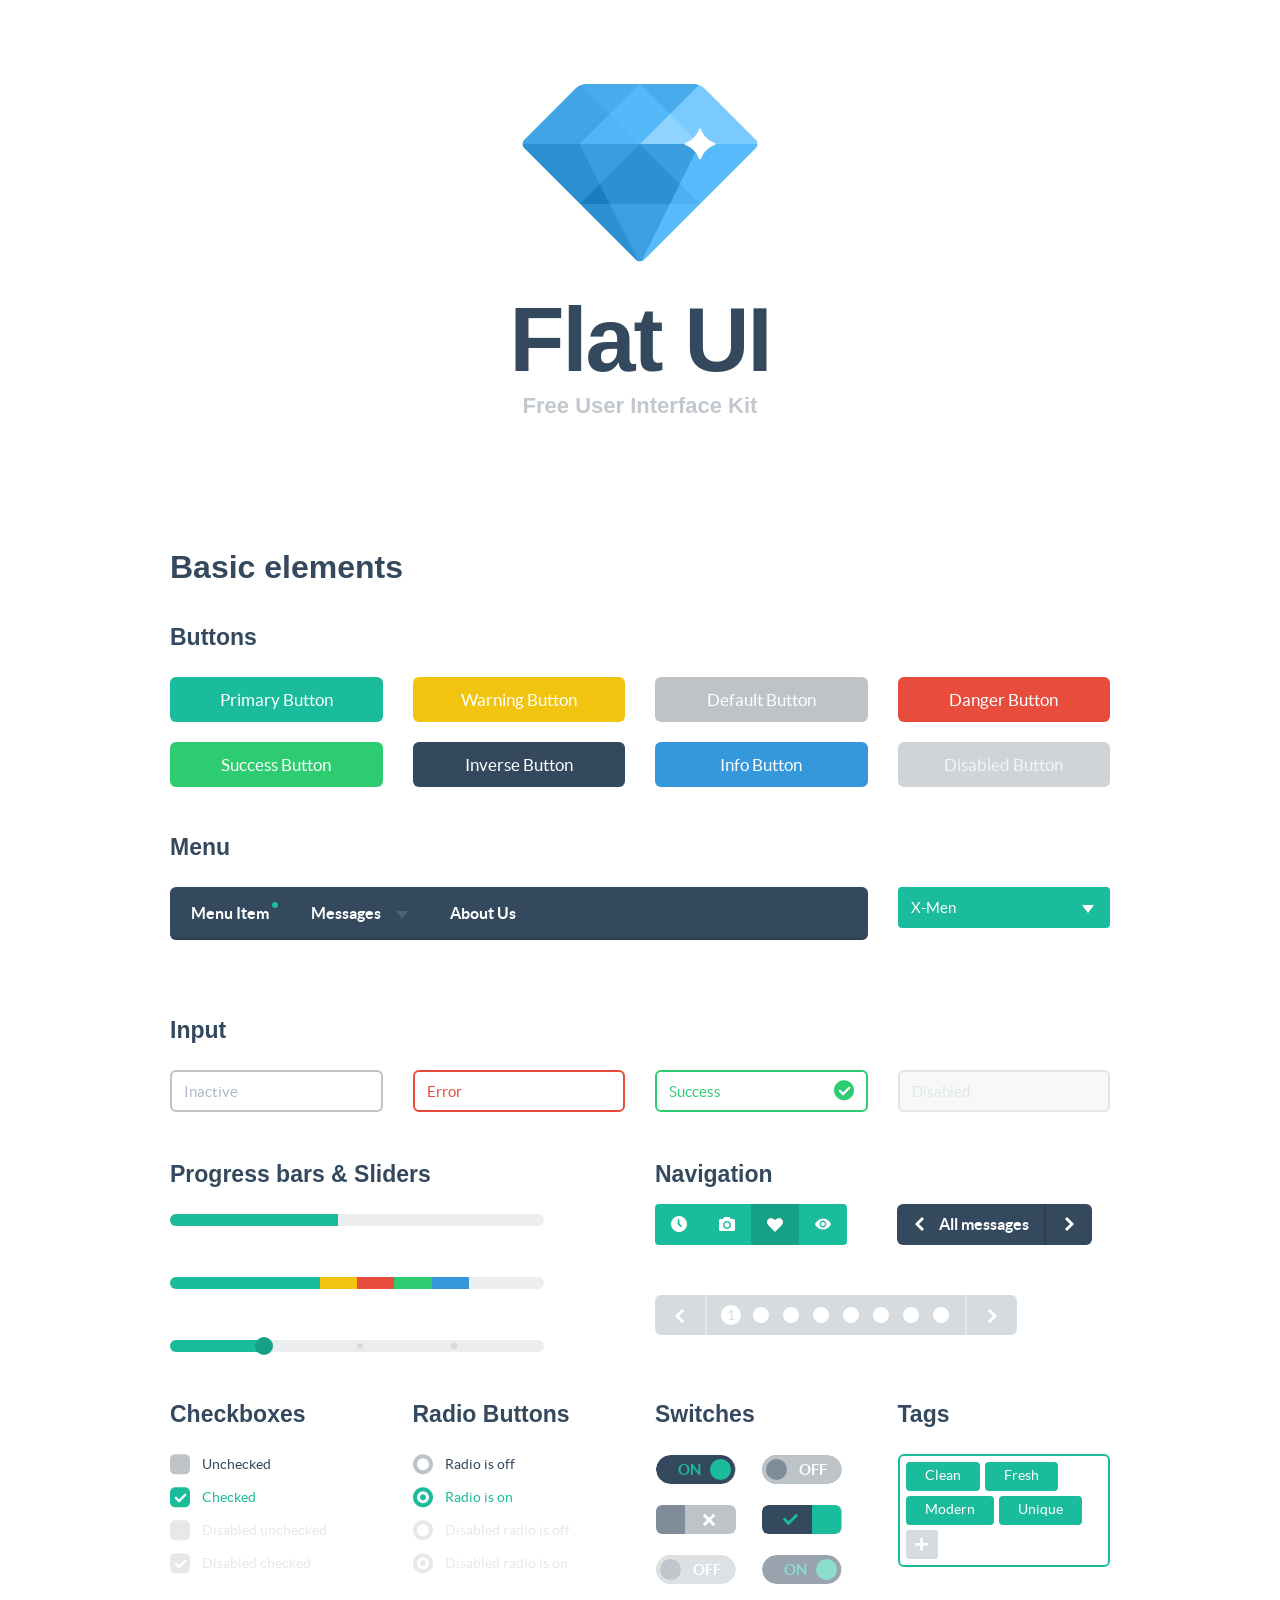
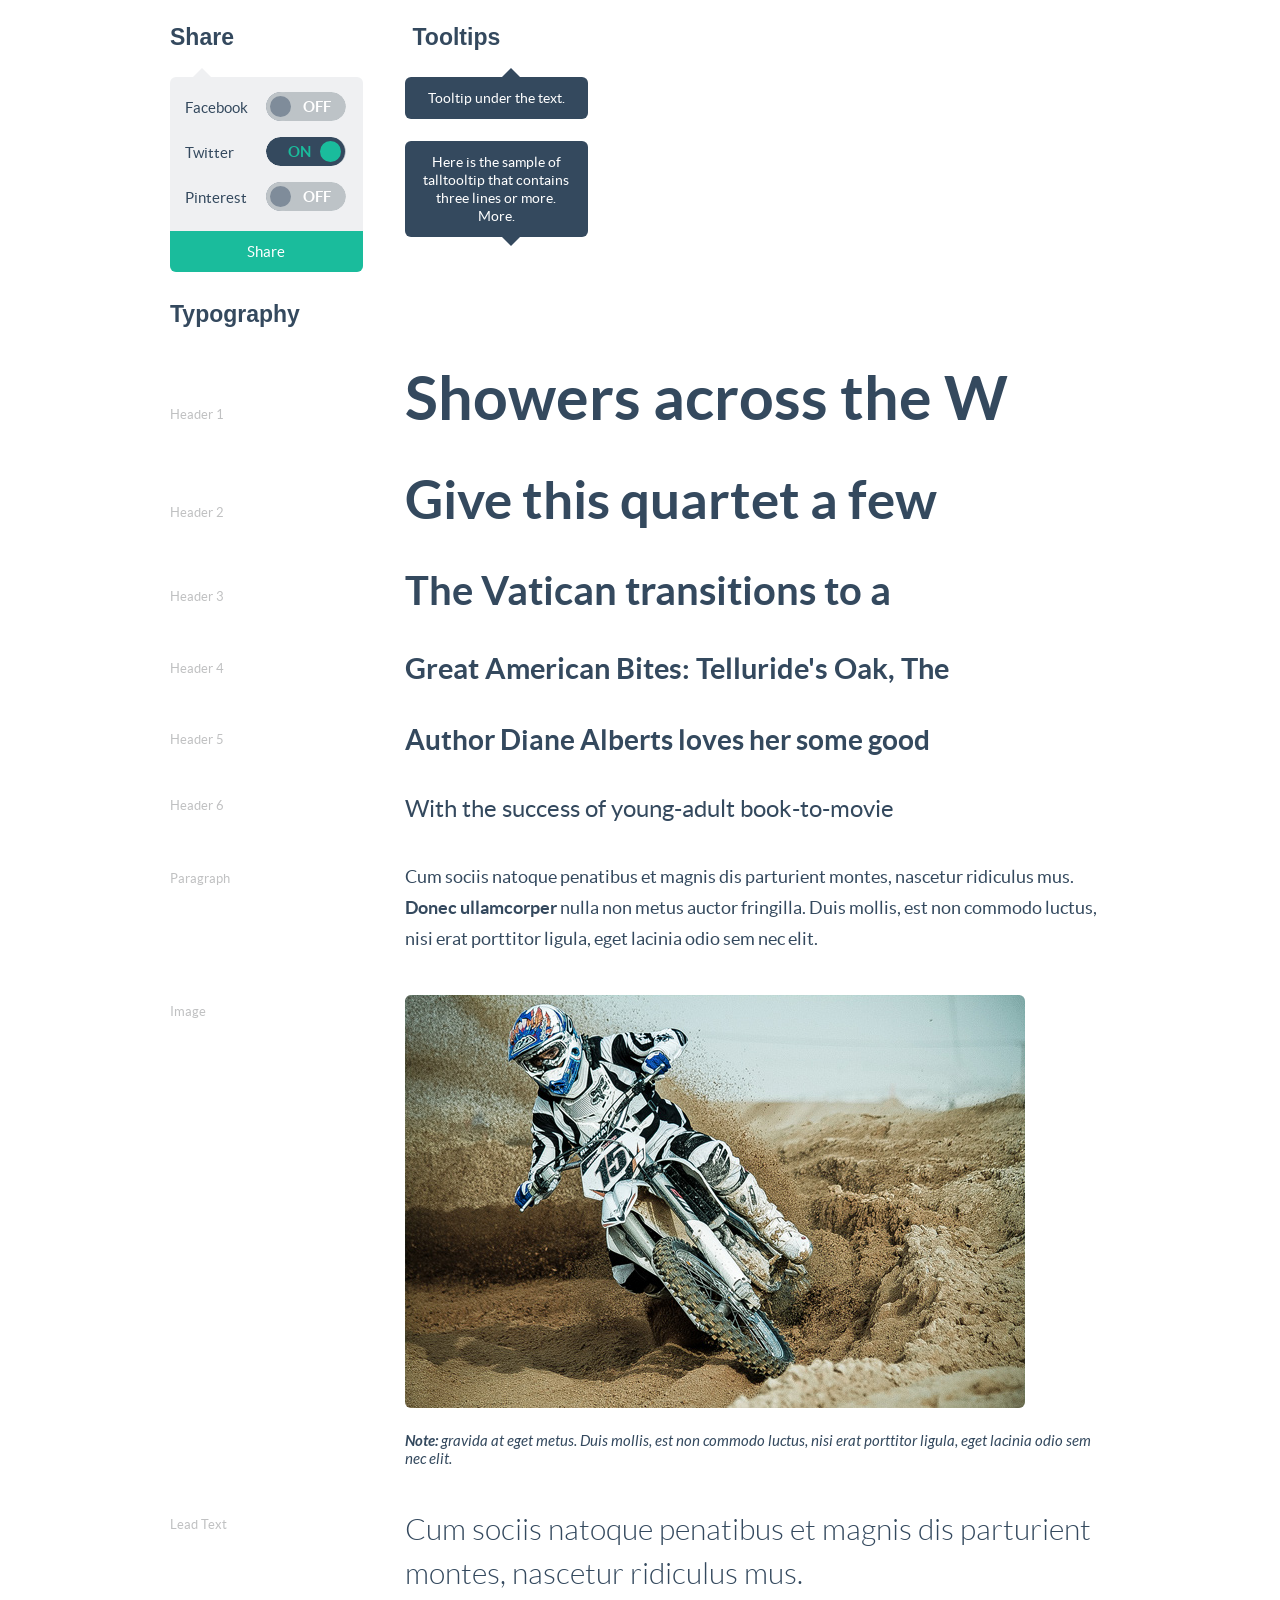
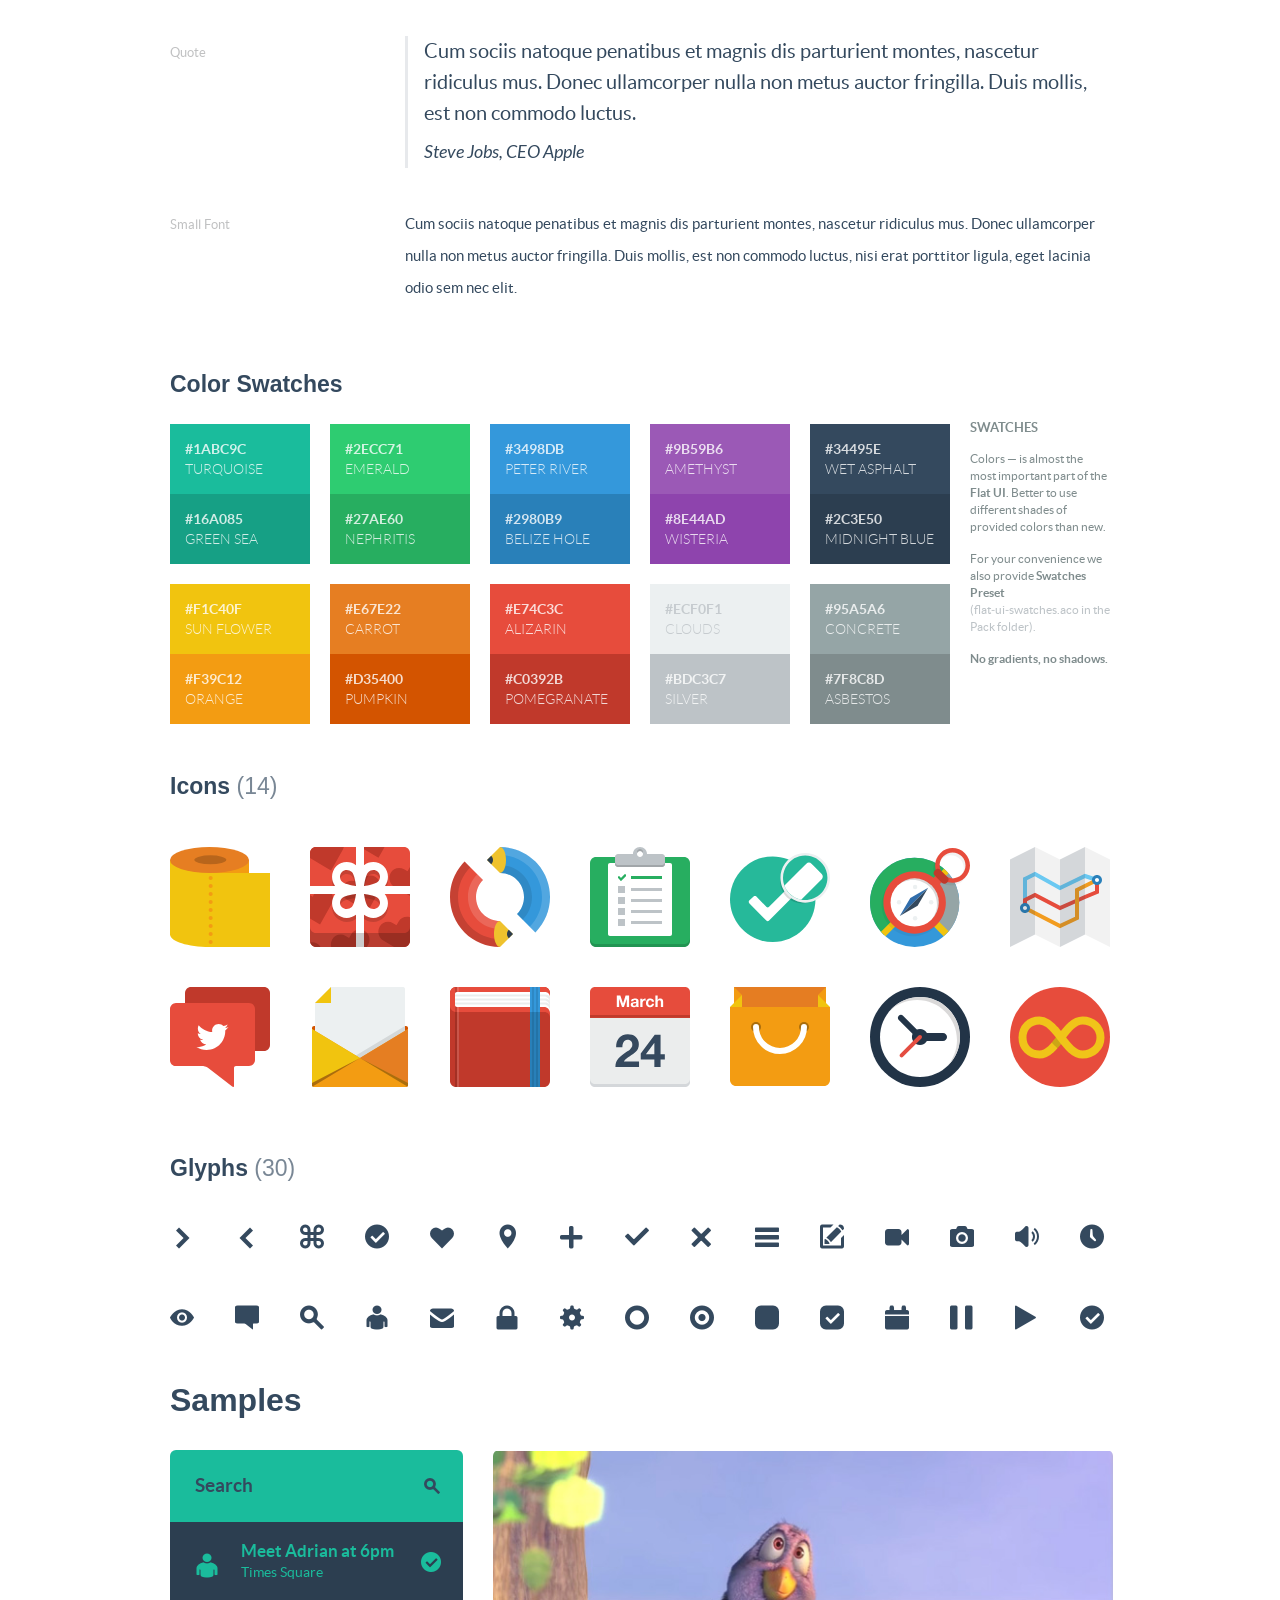
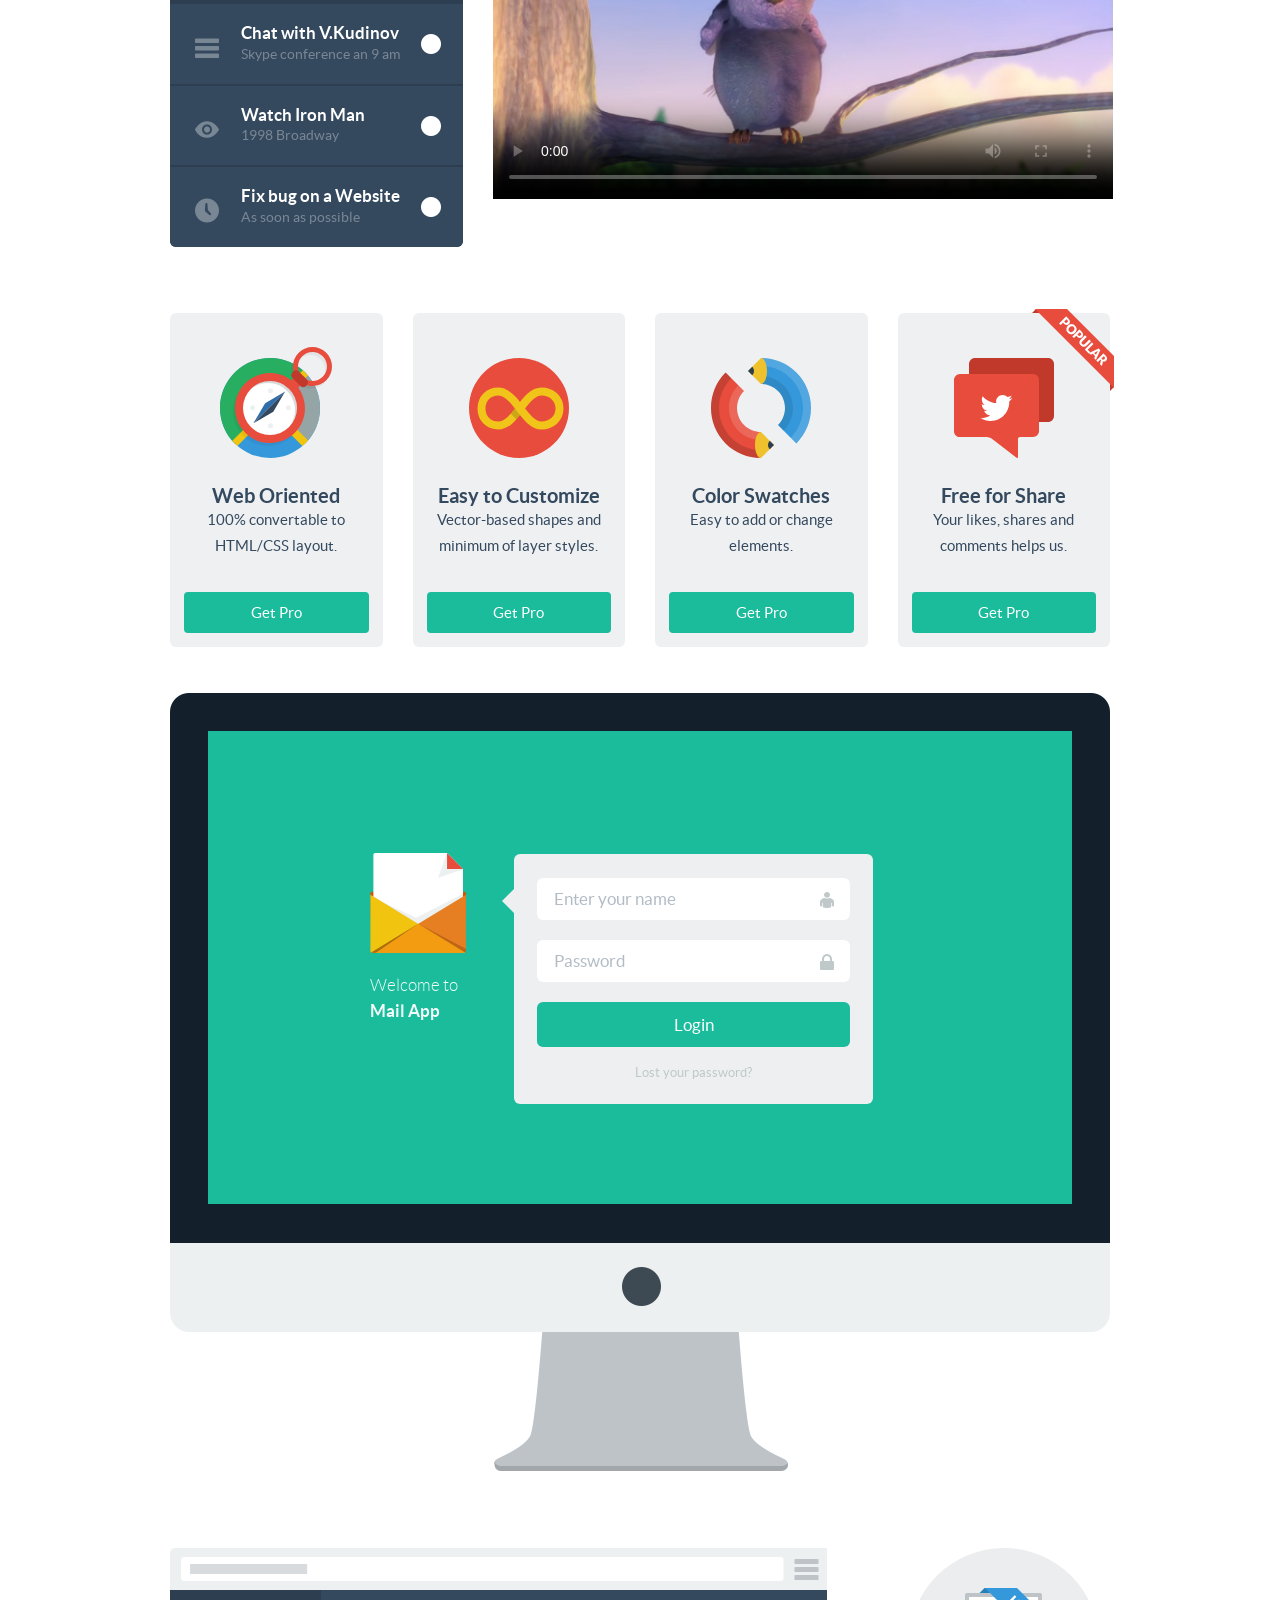
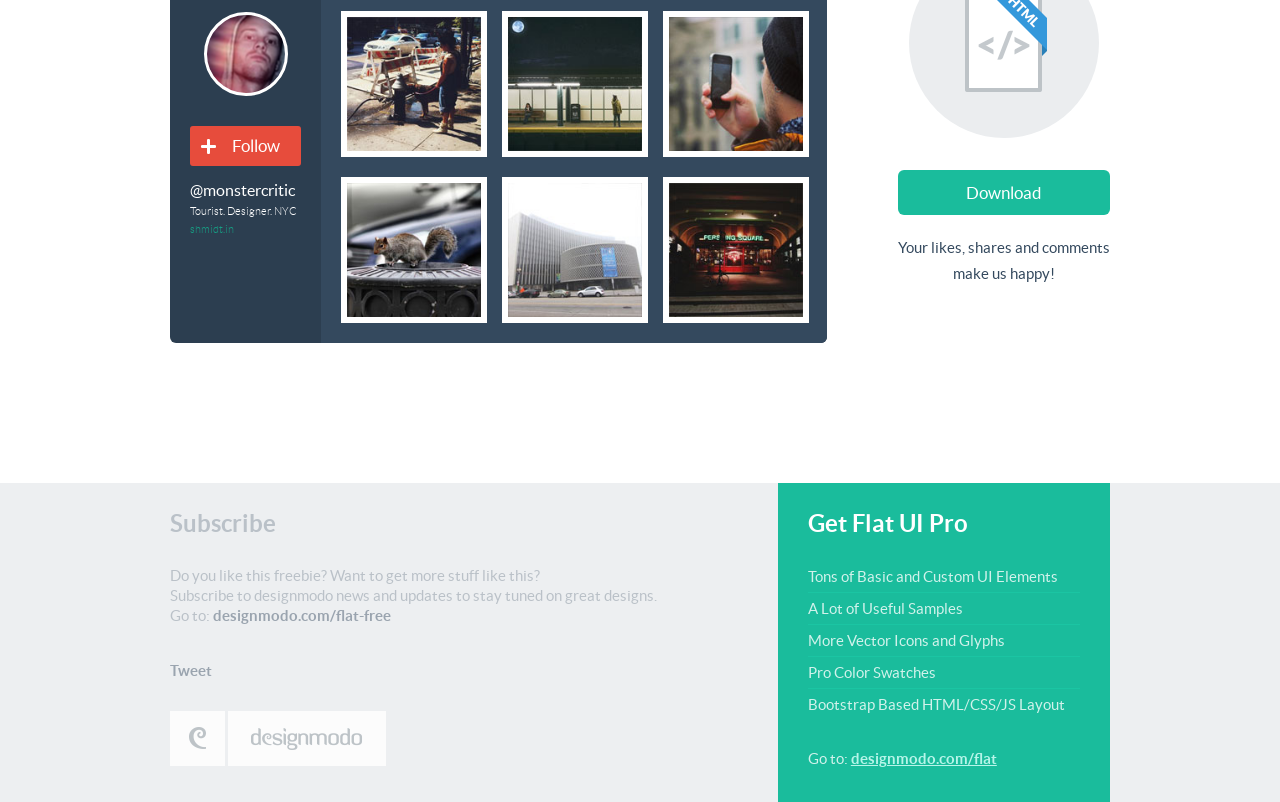
<file: flat-ui/index.html>
<!DOCTYPE html>
<html lang="en">
  <head>
    <meta charset="utf-8">
    <title>Flat UI - Free Bootstrap Framework and Themes</title>
    <meta name="description" content="Flat UI Kit Free is a Twitter Bootstrap Framework design and Theme, this responsive framework includes a PSD and HTML version."/>
    <meta name="viewport" content="width=device-width, initial-scale=1.0">

    <!-- Loading Bootstrap -->
    <link href="bootstrap/css/bootstrap.css" rel="stylesheet">

    <!-- Loading Flat UI -->
    <link href="css/flat-ui.css" rel="stylesheet">
    <link href="css/demo.css" rel="stylesheet">

    <link rel="shortcut icon" href="images/favicon.ico">

    <!-- HTML5 shim, for IE6-8 support of HTML5 elements. All other JS at the end of file. -->
    <!--[if lt IE 9]>
      <script src="js/html5shiv.js"></script>
      <script src="js/respond.min.js"></script>
    <![endif]-->
  </head>
  <body>
    <div class="container">
      <div class="demo-headline">
        <h1 class="demo-logo">
          <div class="logo"></div>
          Flat UI
          <small>Free User Interface Kit</small>
        </h1>
      </div> <!-- /demo-headline -->

      <h1 class="demo-section-title">Basic elements</h1>
      <h3 class="demo-panel-title">Buttons</h3>

      <div class="row demo-row">
        <div class="col-md-3">
          <a href="#fakelink" class="btn btn-block btn-lg btn-primary">Primary Button</a>
        </div>
        <div class="col-md-3">
          <a href="#fakelink" class="btn btn-block btn-lg btn-warning">Warning Button</a>
        </div>
        <div class="col-md-3">
          <a href="#fakelink" class="btn btn-block btn-lg btn-default">Default Button</a>
        </div>
        <div class="col-md-3">
          <a href="#fakelink" class="btn btn-block btn-lg btn-danger">Danger Button</a>
        </div>
      </div> <!-- /row -->

      <div class="row demo-row">
        <div class="col-md-3">
          <a href="#fakelink" class="btn btn-block btn-lg btn-success">Success Button</a>
        </div>
        <div class="col-md-3">
          <a href="#fakelink" class="btn btn-block btn-lg btn-inverse">Inverse Button</a>
        </div>
        <div class="col-md-3">
          <a href="#fakelink" class="btn btn-block btn-lg btn-info">Info Button</a>
        </div>
        <div class="col-md-3">
          <a href="#fakelink" class="btn btn-block btn-lg btn-default disabled">Disabled Button</a>
        </div>
      </div> <!-- /row -->

      <h3 class="demo-panel-title">Menu</h3>
      <div class="row demo-row">
        <div class="col-md-9">
          <nav class="navbar navbar-inverse navbar-embossed" role="navigation">
            <div class="navbar-header">
              <button type="button" class="navbar-toggle" data-toggle="collapse" data-target="#navbar-collapse-01">
                <span class="sr-only">Toggle navigation</span>
              </button>
            </div>
            <div class="collapse navbar-collapse" id="navbar-collapse-01">
              <ul class="nav navbar-nav navbar-left">           
                <li><a href="#fakelink">Menu Item<span class="navbar-unread">1</span></a></li>
                <li class="dropdown">
                  <a href="#" class="dropdown-toggle" data-toggle="dropdown">Messages <b class="caret"></b></a>
                  <span class="dropdown-arrow"></span>
                  <ul class="dropdown-menu">
                    <li><a href="#">Action</a></li>
                    <li><a href="#">Another action</a></li>
                    <li><a href="#">Something else here</a></li>
                    <li class="divider"></li>
                    <li><a href="#">Separated link</a></li>
                  </ul>
                </li>
                <li><a href="#fakelink">About Us</a></li>
               </ul>
            </div><!-- /.navbar-collapse -->
          </nav><!-- /navbar -->
        </div>
        <div class="col-md-3">
          <select name="herolist" value="X-Men" class="select-block">
            <option value="0">Choose hero</option>
            <option value="1">Spider Man</option>
            <option value="2">Wolverine</option>
            <option value="3">Captain America</option>
            <option value="X-Men" selected="selected">X-Men</option>
            <option value="Crocodile">Crocodile</option>
          </select>
        </div>
      </div> <!-- /row -->

      <h3 class="demo-panel-title">Input</h3>
      <div class="row">
        <div class="col-md-3">
        	<div class="form-group">
	        	<input type="text" value="" placeholder="Inactive" class="form-control" />
        	</div>          
        </div>
        <div class="col-md-3">
          <div class="form-group has-error">
            <input type="text" value="Error" class="form-control" />
          </div>
        </div>
        <div class="col-md-3">
          <div class="form-group has-success">
            <input type="text" value="Success" class="form-control" />
            <span class="input-icon fui-check-inverted"></span>
          </div>
        </div>
        <div class="col-md-3">
        	<div class="form-group">
	        	<input type="text" value="Disabled" disabled="disabled" class="form-control" />
        	</div>          
        </div>
      </div> <!-- /row -->

      <div class="row">
        <div class="col-md-5">
          <h3 class="demo-panel-title">Progress bars &amp; Sliders</h3>
          <div class="progress">
            <div class="progress-bar" style="width: 45%;"></div>
          </div>
          <br/>
          <div class="progress">
            <div class="progress-bar" style="width: 40%;"></div>
            <div class="progress-bar progress-bar-warning" style="width: 10%;"></div>
            <div class="progress-bar progress-bar-danger" style="width: 10%;"></div>
            <div class="progress-bar progress-bar-success" style="width: 10%;"></div>
            <div class="progress-bar progress-bar-info" style="width: 10%;"></div>
          </div>
          <br/>
          <div id="slider" class="ui-slider">
            <div class="ui-slider-segment"></div>
            <div class="ui-slider-segment"></div>
            <div class="ui-slider-segment"></div>
          </div>
        </div> <!-- /sliders -->

        <div class="col-md-6 col-md-offset-1">
          <h3 class="demo-panel-title">Navigation</h3>
          <div class="row demo-navigation">
            <div class="col-md-6">
              <div class="btn-toolbar">
                <div class="btn-group">
                  <a class="btn btn-primary" href="#fakelink"><span class="fui-time"></span></a>
                  <a class="btn btn-primary" href="#fakelink"><span class="fui-photo"></span></a>
                  <a class="btn btn-primary active" href="#fakelink"><span class="fui-heart"></span></a>
                  <a class="btn btn-primary" href="#fakelink"><span class="fui-eye"></span></a>
                </div>
              </div> <!-- /toolbar -->
            </div>
            <div class="col-md-6 demo-pager">
              <ul class="pager">
                <li class="previous">
                  <a href="#fakelink">
                    <span class="fui-arrow-left"></span>
                    <span>All messages</span>
                  </a>
                </li>
                <li class="next">
                  <a href="#fakelink">
                    <span class="fui-arrow-right"></span>
                  </a>
                </li>
              </ul> <!-- /pager -->
            </div>
          </div> <!-- /demo-navigation -->

          <div class="pagination">
            <ul>
              <li class="previous"><a href="#fakelink" class="fui-arrow-left"></a></li>
              <li class="active"><a href="#fakelink">1</a></li>
              <li><a href="#fakelink">2</a></li>
              <li><a href="#fakelink">3</a></li>
              <li><a href="#fakelink">4</a></li>
              <li><a href="#fakelink">5</a></li>
              <li><a href="#fakelink">6</a></li>
              <li><a href="#fakelink">7</a></li>
              <li><a href="#fakelink">8</a></li>
              <li class="next"><a href="#fakelink" class="fui-arrow-right"></a></li>
            </ul>
          </div> <!-- /pagination -->
        </div> <!-- /navigation -->
      </div> <!-- /row -->

      <div class="row">
        <div class="col-md-3">
          <h3 class="demo-panel-title">Checkboxes</h3>
          <label class="checkbox" for="checkbox1">
            <input type="checkbox" value="" id="checkbox1" data-toggle="checkbox">
            Unchecked
          </label>
          <label class="checkbox" for="checkbox2">
            <input type="checkbox" checked="checked" value="" id="checkbox2" data-toggle="checkbox" checked="">
            Checked
          </label>
          <label class="checkbox" for="checkbox3">
            <input type="checkbox" value="" id="checkbox3" data-toggle="checkbox" disabled="">
            Disabled unchecked
          </label>
          <label class="checkbox" for="checkbox4">
            <input type="checkbox" checked="checked" value="" id="checkbox4" data-toggle="checkbox" disabled="" checked="">
            Disabled checked
          </label>
        </div> <!-- /checkboxes col-md-3 -->

        <div class="col-md-3">
          <h3 class="demo-panel-title">Radio Buttons</h3>
          <label class="radio">
            <input type="radio" name="optionsRadios" id="optionsRadios1" value="option1" data-toggle="radio">
            Radio is off
          </label>
          <label class="radio">
            <input type="radio" name="optionsRadios" id="optionsRadios2" value="option1" data-toggle="radio" checked="">
            Radio is on
          </label>

          <label class="radio">
            <input type="radio" name="optionsRadiosDisabled" id="optionsRadios3" value="option2" data-toggle="radio" disabled="">
            Disabled radio is off
          </label>
          <label class="radio">
            <input type="radio" name="optionsRadiosDisabled" id="optionsRadios4" value="option2" data-toggle="radio" checked="" disabled="">
            Disabled radio is on
          </label>
        </div> <!-- /radios col-md-3 -->

        <div class="col-md-3">
          <h3 class="demo-panel-title">Switches</h3>

          <table width="100%">
            <tr>
              <td width="50%" class="pbm">
                <input type="checkbox" checked="" data-toggle="switch" />
              </td>

              <td class="pbm">
                <input type="checkbox" data-toggle="switch" />
              </td>
            </tr>
            <tr>
              <td class="pbm">
                <div class="switch switch-square" data-on-label="<i class='fui-check'></i>" data-off-label="<i class='fui-cross'></i>">
		              <input type="checkbox" />
		            </div>
              </td>

              <td class="pbm">
                <div class="switch switch-square" data-on-label="<i class='fui-check'></i>" data-off-label="<i class='fui-cross'></i>">
		              <input type="checkbox" checked />
		            </div>
              </td>
            </tr>
            <tr>
              <td>
                <input type="checkbox" disabled data-toggle="switch" />
              </td>

              <td>
                <input type="checkbox" checked disabled data-toggle="switch" />
              </td>
            </tr>
          </table>
        </div> <!-- /toggles col-md-3 -->

        <div class="col-md-3">
          <h3 class="demo-panel-title">Tags</h3>
          <input name="tagsinput" id="tagsinput" class="tagsinput" value="Clean,Fresh,Modern,Unique" />
        </div>
      </div> <!-- /row -->

      <div class="row">
        <div class="col-md-3">
          <h3 class="demo-panel-title">Share</h3>
          <div class="share mrl">
            <ul>
              <li>
                <label class="share-label" for="share-toggle2">Facebook</label>
                <input type="checkbox" data-toggle="switch" />
              </li>
              <li>
                <label class="share-label" for="share-toggle4">Twitter</label>
                <input type="checkbox" checked="" data-toggle="switch" />
              </li>
              <li>
                <label class="share-label" for="share-toggle6">Pinterest</label>
                <input type="checkbox" data-toggle="switch" />
              </li>
            </ul>
            <a href="#" class="btn btn-primary btn-block btn-large">Share</a>
          </div> <!-- /share -->
        </div>

        <div class="col-md-3">
          <div class="demo-tooltips">
            <h3 class="demo-panel-title">Tooltips</h3>
            <p align="center" data-toggle="tooltip" data-placement="bottom" title="Tooltip under the text."></p>
            <p align="center" data-toggle="tooltip" title="Here is the sample of talltooltip that contains three lines or more. More."></p>
          </div>
        </div> <!-- /col-md-3 with tooltips -->
      </div> <!-- /row -->
      
      <div class="demo-row typography-row">
      	<div class="demo-title">
      		<h3 class="demo-panel-title">Typography</h3>
      	</div>
      	<div class="demo-content">      		
      		<div class="demo-type-example">
	      		<h1><span class="demo-heading-note">Header 1</span>Showers across the W</h1>
      		</div>
      		<div class="demo-type-example">
	      		<h2><span class="demo-heading-note">Header 2</span>Give this quartet a few</h2>
      		</div>
      		<div class="demo-type-example">
	      		<h3><span class="demo-heading-note">Header 3</span>The Vatican transitions to a</h3>
      		</div>
      		<div class="demo-type-example">
	      		<h4><span class="demo-heading-note">Header 4</span>Great American Bites: Telluride's Oak, The</h4>
      		</div>
      		<div class="demo-type-example">
	      		<h5><span class="demo-heading-note">Header 5</span>Author Diane Alberts loves her some good</h5>
      		</div>
      		<div class="demo-type-example">
	      		<h6><span class="demo-heading-note">Header 6</span>With the success of young-adult book-to-movie</h6>
      		</div>
      		<div class="demo-type-example">
	      		<span class="demo-text-note">Paragraph</span>
	          <p>Cum sociis natoque penatibus et magnis dis parturient montes, nascetur ridiculus mus. <strong>Donec ullamcorper</strong> nulla non metus auctor fringilla. Duis mollis, est non commodo luctus, nisi erat porttitor ligula, eget lacinia odio sem nec elit.</p>
      		</div>
      		<div class="demo-type-example">
	      		<span class="demo-text-note">Image</span>
	          <img src="images/exaple-image.jpg" alt="exaple-image" class="img-rounded img-responsive">
	          <p class="img-comment"><strong>Note:</strong> gravida at eget metus. Duis mollis, est non commodo luctus, nisi erat porttitor ligula, eget lacinia odio sem nec elit.</p>
      		</div>
      		<div class="demo-type-example">
	      		<span class="demo-text-note">Lead Text</span>
						<p class="lead">Cum sociis natoque penatibus et magnis dis parturient montes, nascetur ridiculus mus.</p>
      		</div>
      		<div class="demo-type-example">
	      		<span class="demo-text-note">Quote</span>
	          <blockquote>
	            <p>Cum sociis natoque penatibus et magnis dis parturient montes, nascetur ridiculus mus. Donec ullamcorper nulla non metus auctor fringilla. Duis mollis, est non commodo luctus.</p>
	            <small>Steve Jobs, CEO Apple</small>
	          </blockquote>
      		</div>
      		<div class="demo-type-example">
	      		<span class="demo-text-note">Small Font</span>
	          <p><small>Cum sociis natoque penatibus et magnis dis parturient montes, nascetur ridiculus mus. Donec ullamcorper nulla non metus auctor fringilla. Duis mollis, est non commodo luctus, nisi erat porttitor ligula, eget lacinia odio sem nec elit.</small></p>
      		</div>
      	</div><!-- /.demo-content-wide -->
      </div><!-- /.demo-row -->

      <h3 class="demo-panel-title">Color Swatches</h3>
      <div class="row demo-swatches-row">
	      <div class="swatches-col">
		      <div class="pallete-item">
			      <dl class="palette palette-turquoise">
                <dt>#1abc9c</dt>
                <dd>Turquoise</dd>
              </dl>
              <dl class="palette palette-green-sea">
                <dt>#16a085</dt>
                <dd>Green sea</dd>
              </dl>
		      </div>
		      <div class="pallete-item">
			      <dl class="palette palette-emerald">
              <dt>#2ecc71</dt>
              <dd>Emerald</dd>
            </dl>
            <dl class="palette palette-nephritis">
              <dt>#27ae60</dt>
              <dd>Nephritis</dd>
            </dl>
		      </div>
		      <div class="pallete-item">
			      <dl class="palette palette-peter-river">
              <dt>#3498db</dt>
              <dd>Peter river</dd>
            </dl>
            <dl class="palette palette-belize-hole">
              <dt>#2980b9</dt>
              <dd>Belize hole</dd>
            </dl>
		      </div>
		      <div class="pallete-item">
			      <dl class="palette palette-amethyst">
              <dt>#9b59b6</dt>
              <dd>Amethyst</dd>
            </dl>
            <dl class="palette palette-wisteria">
              <dt>#8e44ad</dt>
              <dd>Wisteria</dd>
            </dl>
		      </div>
		      <div class="pallete-item">
			      <dl class="palette palette-wet-asphalt">
              <dt>#34495e</dt>
              <dd>Wet asphalt</dd>
            </dl>
            <dl class="palette palette-midnight-blue">
              <dt>#2c3e50</dt>
              <dd>Midnight blue</dd>
            </dl>
		      </div>
		      <div class="pallete-item">
			      <dl class="palette palette-sun-flower">
              <dt>#f1c40f</dt>
              <dd>Sun flower</dd>
            </dl>
            <dl class="palette palette-orange">
              <dt>#f39c12</dt>
              <dd>Orange</dd>
            </dl>
		      </div>
		      <div class="pallete-item">
			      <dl class="palette palette-carrot">
              <dt>#e67e22</dt>
              <dd>Carrot</dd>
            </dl>
            <dl class="palette palette-pumpkin">
              <dt>#d35400</dt>
              <dd>Pumpkin</dd>
            </dl>
		      </div>
		      <div class="pallete-item">
			      <dl class="palette palette-alizarin">
              <dt>#e74c3c</dt>
              <dd>Alizarin</dd>
            </dl>
            <dl class="palette palette-pomegranate">
              <dt>#c0392b</dt>
              <dd>Pomegranate</dd>
            </dl>
		      </div>
		      <div class="pallete-item">
			      <dl class="palette palette-clouds">
              <dt>#ecf0f1</dt>
              <dd>Clouds</dd>
            </dl>
            <dl class="palette palette-silver">
              <dt>#bdc3c7</dt>
              <dd>Silver</dd>
            </dl>
		      </div>
		      <div class="pallete-item">
			      <dl class="palette palette-concrete">
              <dt>#95a5a6</dt>
              <dd>Concrete</dd>
            </dl>
            <dl class="palette palette-asbestos">
              <dt>#7f8c8d</dt>
              <dd>Asbestos</dd>
            </dl>
		      </div>
	      </div> <!-- /swatches items -->
	      <div class="swatches-desc-col">
		      <h6 class="palette-headline">SWATCHES</h6>
          <p class="palette-paragraph">
            Colors &mdash; is almost the most important part of the <strong>Flat UI</strong>. Better to use different shades of provided colors than new.
          </p>
          <p class="palette-paragraph">
            For your convenience we also provide <strong>Swatches Preset</strong> <span>(flat&#8209;ui&#8209;swatches.aco in the Pack folder).</span>
          </p>
          <p class="palette-paragraph">
            <strong>No gradients, no shadows.</strong>
          </p>
	      </div> <!-- /swatches desc -->
      </div> <!-- /swatches row -->

      <h3 class="demo-panel-title">Icons <small>(14)</small></h3>
      <div class="demo-illustrations">
        <div class="demo-content">
          <div><img src="images/icons/svg/toilet-paper.svg" alt="Toilet-Paper"></div>          
          <div><img src="images/icons/svg/gift-box.svg" alt="Gift-Box"></div>
          <div><img src="images/icons/svg/pencils.svg" alt="Pensils"></div>
          <div><img src="images/icons/svg/clipboard.svg" alt="Clipboard"></div>
          <div><img src="images/icons/svg/retina.svg" alt="Retina"></div>
          <div><img src="images/icons/svg/compas.svg" alt="Compas"></div>
          <div><img src="images/icons/svg/map.svg" alt="Map"></div>
          <div><img src="images/icons/svg/chat.svg" alt="Chat"></div>
          <div><img src="images/icons/svg/mail.svg" alt="Mail"></div>
          <div><img src="images/icons/svg/book.svg" alt="Book"></div>
          <div><img src="images/icons/svg/calendar.svg" alt="Calendar"></div>
          <div><img src="images/icons/svg/paper-bag.svg" alt="Pocket"></div>
          <div><img src="images/icons/svg/clocks.svg" alt="Watches"></div>
          <div><img src="images/icons/svg/loop.svg" alt="Infinity-Loop"></div>
        </div>
      </div>


      <h3 class="demo-panel-title">Glyphs <small>(30)</small></h3>
      <div class="demo-icons">        
        <div class="demo-content">
          <span class="fui-arrow-right"></span>
          <span class="fui-arrow-left"></span>
          <span class="fui-cmd"></span>
          <span class="fui-check-inverted"></span>
          <span class="fui-heart"></span>
          <span class="fui-location"></span>
          <span class="fui-plus"></span>
          <span class="fui-check"></span>
          <span class="fui-cross"></span>
          <span class="fui-list"></span>
          <span class="fui-new"></span>
          <span class="fui-video"></span>
          <span class="fui-photo"></span>
          <span class="fui-volume"></span>
          <span class="fui-time"></span>
          <span class="fui-eye"></span>
          <span class="fui-chat"></span>
          <span class="fui-search"></span>
          <span class="fui-user"></span>
          <span class="fui-mail"></span>
          <span class="fui-lock"></span>
          <span class="fui-gear"></span>
          <span class="fui-radio-unchecked"></span>
          <span class="fui-radio-checked"></span>
          <span class="fui-checkbox-unchecked"></span>
          <span class="fui-checkbox-checked"></span>
          <span class="fui-calendar-solid"></span>
          <span class="fui-pause"></span>
          <span class="fui-play"></span>
          <span class="fui-check-inverted-2"></span>
        </div>
      </div> <!-- /icon font row -->

      <h1 class="demo-section-title mbl pbl">Samples</h1>
      <div class="row demo-samples">
        <div class="col-md-4">
          <div class="todo">
            <div class="todo-search">
              <input class="todo-search-field" type="search" value="" placeholder="Search" />
            </div>
            <ul>
              <li class="todo-done">
                <div class="todo-icon fui-user"></div>
                <div class="todo-content">
                  <h4 class="todo-name">
                    Meet <strong>Adrian</strong> at <strong>6pm</strong>
                  </h4>
                  Times Square
                </div>
              </li>
              <li>
                <div class="todo-icon fui-list"></div>
                <div class="todo-content">
                  <h4 class="todo-name">
                    Chat with <strong>V.Kudinov</strong>
                  </h4>
                  Skype conference an 9 am
                </div>
              </li>
              <li>
                <div class="todo-icon fui-eye"></div>
                <div class="todo-content">
                  <h4 class="todo-name">
                    Watch <strong>Iron Man</strong>
                  </h4>
                  1998 Broadway
                </div>
              </li>
              <li>
                <div class="todo-icon fui-time"></div>
                <div class="todo-content">
                  <h4 class="todo-name">
                    Fix bug on a <strong>Website</strong>
                  </h4>
                  As soon as possible
                </div>
              </li>
            </ul>
          </div>
        </div> <!-- /todo list -->

        <div class="col-md-8 demo-video">
          <!--[if !IE]> -->
            <video class="video-js" controls preload="auto" width="620" height="349" poster="images/video/poster.jpg" data-setup="{}">
              <source src="http://iurevych.github.com/Flat-UI-videos/big_buck_bunny.mp4" type="video/mp4">
              <source src="http://iurevych.github.com/Flat-UI-videos/big_buck_bunny.webm" type="video/webm">
            </video>
          <!-- <![endif]-->

          <!--[if IE]>
            <video class="video-js" controls preload="auto" width="620" height="256" poster="http://video-js.zencoder.com/oceans-clip.jpg" data-setup="{}">
              <source src="http://video-js.zencoder.com/oceans-clip.mp4" type='video/mp4'/>
              <source src="http://video-js.zencoder.com/oceans-clip.webm" type='video/webm'/>
            </video>
          <![endif]-->
        </div> <!-- /video -->
      </div>

      <div class="row demo-tiles">
        <div class="col-md-3">
          <div class="tile">
            <img src="images/icons/svg/compas.svg" alt="Compas" class="tile-image big-illustration">
            <h3 class="tile-title">Web Oriented</h3>
            <p>100% convertable to HTML/CSS layout.</p>
            <a class="btn btn-primary btn-large btn-block" href="http://designmodo.com/flat">Get Pro</a>
          </div>
        </div>

        <div class="col-md-3">
          <div class="tile">
            <img src="images/icons/svg/loop.svg" alt="Infinity-Loop" class="tile-image">
            <h3 class="tile-title">Easy to Customize</h3>
            <p>Vector-based shapes and minimum of layer styles.</p>
            <a class="btn btn-primary btn-large btn-block" href="http://designmodo.com/flat">Get Pro</a>
          </div>
        </div>

        <div class="col-md-3">
          <div class="tile">
            <img src="images/icons/svg/pencils.svg" alt="Pensils" class="tile-image">
            <h3 class="tile-title">Color Swatches</h3>
            <p>Easy to add or change elements. </p>
            <a class="btn btn-primary btn-large btn-block" href="http://designmodo.com/flat">Get Pro</a>
          </div>
        </div>

        <div class="col-md-3">
          <div class="tile tile-hot">
            <img src="images/icons/svg/chat.svg" alt="Chat" class="tile-image">
            <h3 class="tile-title">Free for Share</h3>
            <p>Your likes, shares and comments helps us.</p>
            <a class="btn btn-primary btn-large btn-block" href="http://designmodo.com/flat">Get Pro</a>
          </div>

        </div>
      </div> <!-- /tiles -->

      <div class="login">
        <div class="login-screen">
          <div class="login-icon">
            <img src="images/login/icon.png" alt="Welcome to Mail App" />
            <h4>Welcome to <small>Mail App</small></h4>
          </div>

          <div class="login-form">
            <div class="form-group">
              <input type="text" class="form-control login-field" value="" placeholder="Enter your name" id="login-name" />
              <label class="login-field-icon fui-user" for="login-name"></label>
            </div>

            <div class="form-group">
              <input type="password" class="form-control login-field" value="" placeholder="Password" id="login-pass" />
              <label class="login-field-icon fui-lock" for="login-pass"></label>
            </div>

            <a class="btn btn-primary btn-lg btn-block" href="#">Login</a>
            <a class="login-link" href="#">Lost your password?</a>
          </div>
        </div>
      </div>

      <div class="row">
        <div class="col-md-9">
          <div class="demo-browser">
            <div class="demo-browser-side">
              <div class="demo-browser-author"></div>
              <div class="demo-browser-action">
                <a class="btn btn-danger btn-lg btn-block" href="http://twitter.com/monstercritic" target="_blank">
                  Follow
                </a>
              </div>
              <h5>@monstercritic</h5>
              <h6>
                Tourist. Designer. NYC
                <a href="http://shmidt.in" target="_blank">shmidt.in</a>
              </h6>
            </div>
            <div class="demo-browser-content">
              <img src="images/demo/browser-pic-1.jpg" alt="" />
              <img src="images/demo/browser-pic-2.jpg" alt="" />
              <img src="images/demo/browser-pic-3.jpg" alt="" />
              <img src="images/demo/browser-pic-4.jpg" alt="" />
              <img src="images/demo/browser-pic-5.jpg" alt="" />
              <img src="images/demo/browser-pic-6.jpg" alt="" />
            </div>
          </div>
        </div>

        <div class="col-md-3">
          <div class="demo-download">
            <img src="images/demo/html-icon.png" src="Free PSD" />
          </div>

          <a href="https://github.com/designmodo/Flat-UI/archive/master.zip" class="btn btn-primary btn-lg btn-block">Download</a>

          <p class="demo-download-text">Your likes, shares and comments make us happy!</p>
        </div>
      </div> <!-- /download area -->

    </div> <!-- /container -->

    <footer>
      <div class="container">
        <div class="row">
          <div class="col-md-7">
            <h3 class="footer-title">Subscribe</h3>
            <p>Do you like this freebie? Want to get more stuff like this?<br/>
              Subscribe to designmodo news and updates to stay tuned on great designs.<br/>
              Go to: <a href="http://designmodo.com/flat-free" target="_blank">designmodo.com/flat-free</a>
            </p>

            <p class="pvl">
              <a href="https://twitter.com/share" class="twitter-share-button" data-url="http://designmodo.com/flat-free/" data-text="Flat UI Free - PSD&amp;amp;HTML User Interface Kit" data-via="designmodo">Tweet</a>
							<script>!function(d,s,id){var js,fjs=d.getElementsByTagName(s)[0],p=/^http:/.test(d.location)?'http':'https';if(!d.getElementById(id)){js=d.createElement(s);js.id=id;js.src=p+'://platform.twitter.com/widgets.js';fjs.parentNode.insertBefore(js,fjs);}}(document, 'script', 'twitter-wjs');</script>
              <iframe src="http://ghbtns.com/github-btn.html?user=designmodo&repo=Flat-UI&type=watch&count=true" height="20" width="107" frameborder="0" scrolling="0" style="width:105px; height: 20px;" allowTransparency="true"></iframe>
              <iframe src="http://ghbtns.com/github-btn.html?user=designmodo&repo=Flat-UI&type=fork&count=true" height="20" width="107" frameborder="0" scrolling="0" style="width:105px; height: 20px;" allowTransparency="true"></iframe>
              <iframe src="http://ghbtns.com/github-btn.html?user=designmodo&type=follow&count=true" height="20" width="195" frameborder="0" scrolling="0" style="width:195px; height: 20px;" allowTransparency="true"></iframe>
            </p>

            <a class="footer-brand" href="http://designmodo.com" target="_blank">
              <img src="images/footer/logo.png" alt="Designmodo.com" />
            </a>
          </div> <!-- /col-md-7 -->

          <div class="col-md-5">
            <div class="footer-banner">
              <h3 class="footer-title">Get Flat UI Pro</h3>
              <ul>
                <li>Tons of Basic and Custom UI Elements</li>
                <li>A Lot of Useful Samples</li>
                <li>More Vector Icons and Glyphs</li>
                <li>Pro Color Swatches</li>
                <li>Bootstrap Based HTML/CSS/JS Layout</li>
              </ul>
              Go to: <a href="http://designmodo.com/flat" target="_blank">designmodo.com/flat</a>
            </div>
          </div>
        </div>
      </div>
    </footer>
    
    <!-- Load JS here for greater good =============================-->
    <script src="js/jquery-1.8.3.min.js"></script>
    <script src="js/jquery-ui-1.10.3.custom.min.js"></script>
    <script src="js/jquery.ui.touch-punch.min.js"></script>
    <script src="js/bootstrap.min.js"></script>
    <script src="js/bootstrap-select.js"></script>
    <script src="js/bootstrap-switch.js"></script>
    <script src="js/flatui-checkbox.js"></script>
    <script src="js/flatui-radio.js"></script>
    <script src="js/jquery.tagsinput.js"></script>
    <script src="js/jquery.placeholder.js"></script>
    <script src="js/jquery.stacktable.js"></script>
    <script src="http://vjs.zencdn.net/4.3/video.js"></script>
    <script src="js/application.js"></script>
  </body>
</html>
</file>
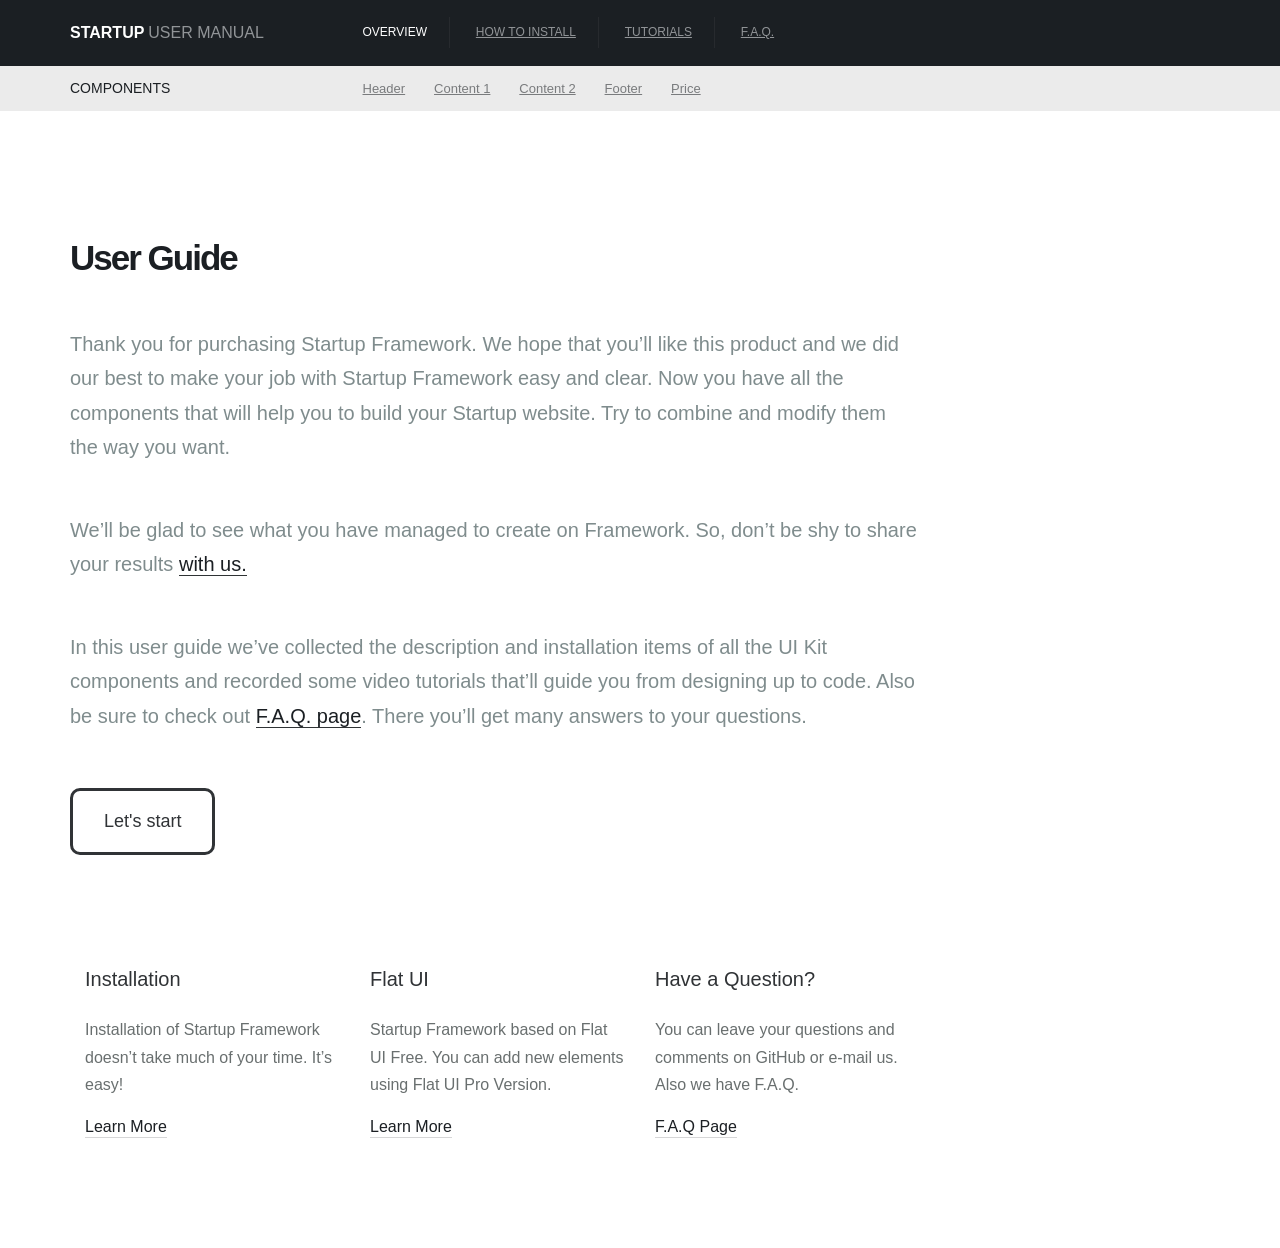
<file: manual/read/index.html>
<!DOCTYPE html>
<html lang="en">
  <head>
    <meta charset="utf-8">
    <title>Startup user manual</title>
    <meta name="viewport" content="width=device-width, initial-scale=1.0">
    <link rel="shortcut icon" href="../../flat-ui/images/favicon.ico">
    <link rel="stylesheet" href="../../flat-ui/bootstrap/css/bootstrap.css">
    <link rel="stylesheet" href="../../flat-ui/css/flat-ui.css">
    <!-- Using only with Flat-UI (free)-->
    <link rel="stylesheet" href="../../common-files/css/icon-font.css">
    <!-- end -->
    <link rel="stylesheet" href="../../common-files/css/animations.css">
    <link rel="stylesheet" href="../read/css/style.css">
    <script src="../../common-files/js/jquery-1.10.2.min.js"></script>
  </head>
  <body>
    <nav class="dockbar navbar-fixed-top" id="header-dockbar">
      <menu class="main-menu">
        <div class="container">
          <div class="row">
            <a href="index.html" class="man-brand col-sm-3"> <span class="logotype">Startup</span>  <span class="doc-title">user manual</span> 
            </a>
            <button id="open-close-menu" class="menu-btn btn-inverse"><span class="fui-list"></span>
            </button>
            <dl class="col-sm-8">
              <dd><a class="active">overview</a>
              </dd>
              <dd><a href="how_to_install.html">how to install</a>
              </dd>
              <dd><a href="tutorials.html">tutorials</a>
              </dd>
              <dd><a href="faq.html">f.a.q.</a>
              </dd>
            </dl>
          </div>
        </div>
      </menu>
      <menu class="sub-menu">
        <div class="container">
          <div class="row">
            <span class="sm-title col-sm-3">components</span>
            <dl class="col-sm-9">
              <dd><a href="headers.html">Header</a>
              </dd>
              <dd><a href="contents.html">Content 1</a>
              </dd>
              <dd><a href="contents2.html">Content 2</a>
              </dd>
              <dd><a href="footers.html">Footer</a>
              </dd>
              <dd><a href="prices.html">Price</a>
              </dd>
            </dl>
          </div>
        </div>
      </menu>
      <menu class="colapsed-menu">
        <dl>
          <dd><a class="active">overview</a>
            <dl>
              <dd><a href="headers.html">Header</a>
              </dd>
              <dd><a href="contents.html">Content 1</a>
              </dd>
              <dd><a href="contents2.html">Content 2</a>
              </dd>
              <dd><a href="footers.html">Footer</a>
              </dd>
              <dd><a href="prices.html">Price</a>
              </dd>
            </dl>
          </dd>
          <dd><a href="how_to_install.html">how to install</a>
          </dd>
          <dd><a href="tutorials.html">tutorials</a>
          </dd>
          <dd><a href="faq.html">f.a.q.</a>
          </dd>
        </dl>
      </menu>
    </nav>
    <div class="page-wrapper">
      <section class="manual-pages">
        <div class="container">
          <div class="row">
            <div class="col-sm-9">
              <h1>User Guide</h1>
              <p>Thank you for purchasing Startup Framework. We hope that you’ll like this product and we did our best to make your job with Startup Framework easy and clear. Now you have all the components that will help you to build your Startup website.
                Try to combine and modify them the way you want.</p>
              <p>We’ll be glad to see what you have managed to create on Framework. So, don’t be shy to share your results <a href='info@designmodo.com?subject="share results"'>with us.</a>
              </p>
              <p>In this user guide we’ve collected the description and installation items of all the UI Kit components and recorded some video tutorials that’ll guide you from designing up to code. Also be sure to check out <a href="faq.html">F.A.Q. page</a>.
                There you’ll get many answers to your questions.</p>
              <a href="how_to_install.html" class="man-button">Let's start</a>
            </div>
          </div>
          <div class="row man-items">
            <div class="col-sm-3">
              <h3>Installation</h3>
              <p>Installation of Startup Framework doesn’t take much of your time. It’s easy!</p>
              <a href="how_to_install.html" class="learn-more">Learn More</a>
            </div>
            <div class="col-sm-3">
              <h3>Flat UI</h3>
              <p>Startup Framework based on Flat UI Free. You can add new elements using Flat UI Pro Version.</p>
              <a href="flat-ui.html" class="learn-more">Learn More</a>
            </div>
            <div class="col-sm-3">
              <h3>Have a Question?</h3>
              <p>You can leave your questions and comments on GitHub or e-mail us. Also we have F.A.Q.</p>
              <a href="faq.html" class="learn-more">F.A.Q Page</a>
            </div>
          </div>
        </div>
      </section>
    </div>
    <!-- Placed at the end of the document so the pages load faster -->
    <script src="../../flat-ui/js/bootstrap.min.js"></script>
    <script src="../../common-files/js/jquery.scrollTo-1.4.3.1-min.js"></script>
    <script src="../../common-files/js/modernizr.custom.js"></script>
    <script src="../../common-files/js/page-transitions.js"></script>
    <script src="../../common-files/js/easing.min.js"></script>
    <script src="../../common-files/js/jquery.svg.js"></script>
    <script src="../../common-files/js/jquery.svganim.js"></script>
    <script src="../../common-files/js/startup-kit.js"></script>
    <script src="../js/prism/prism.js"></script>
    <script src="../js/script.js"></script>
  </body>
</html>
</file>
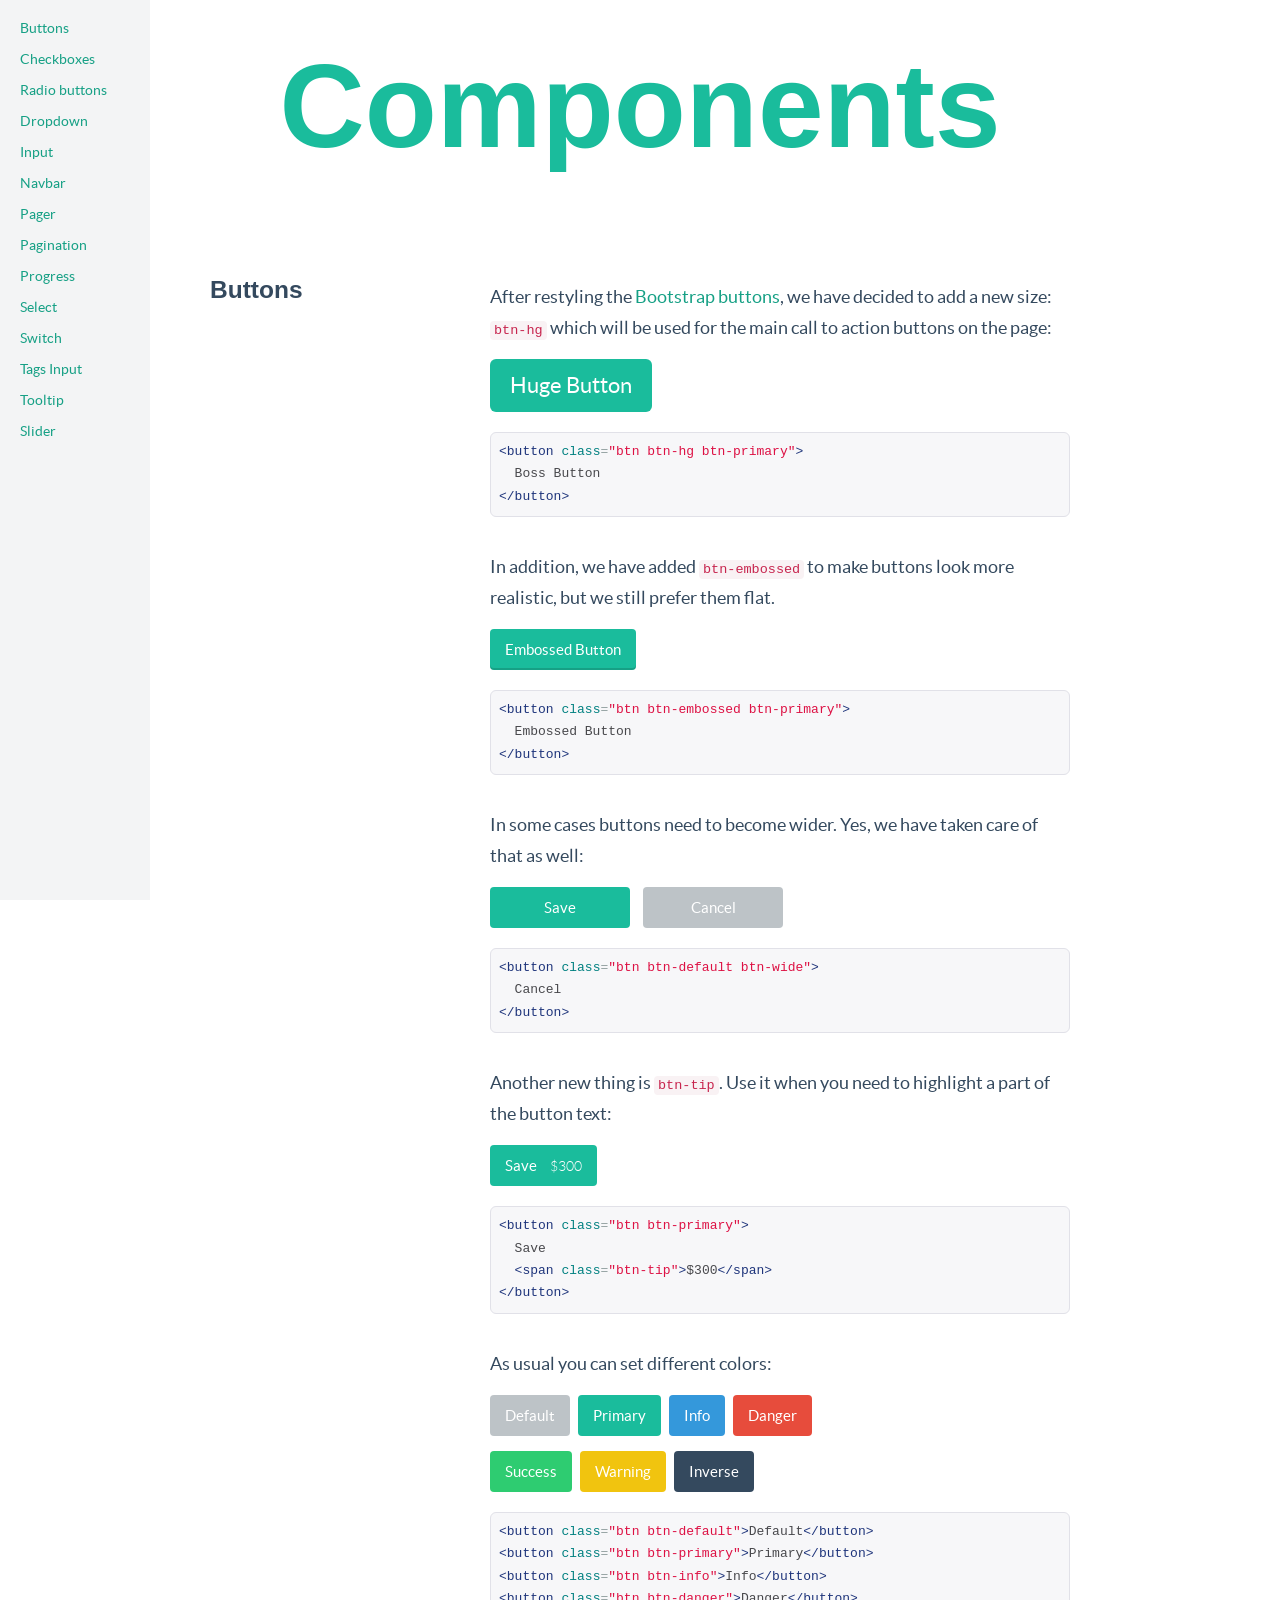
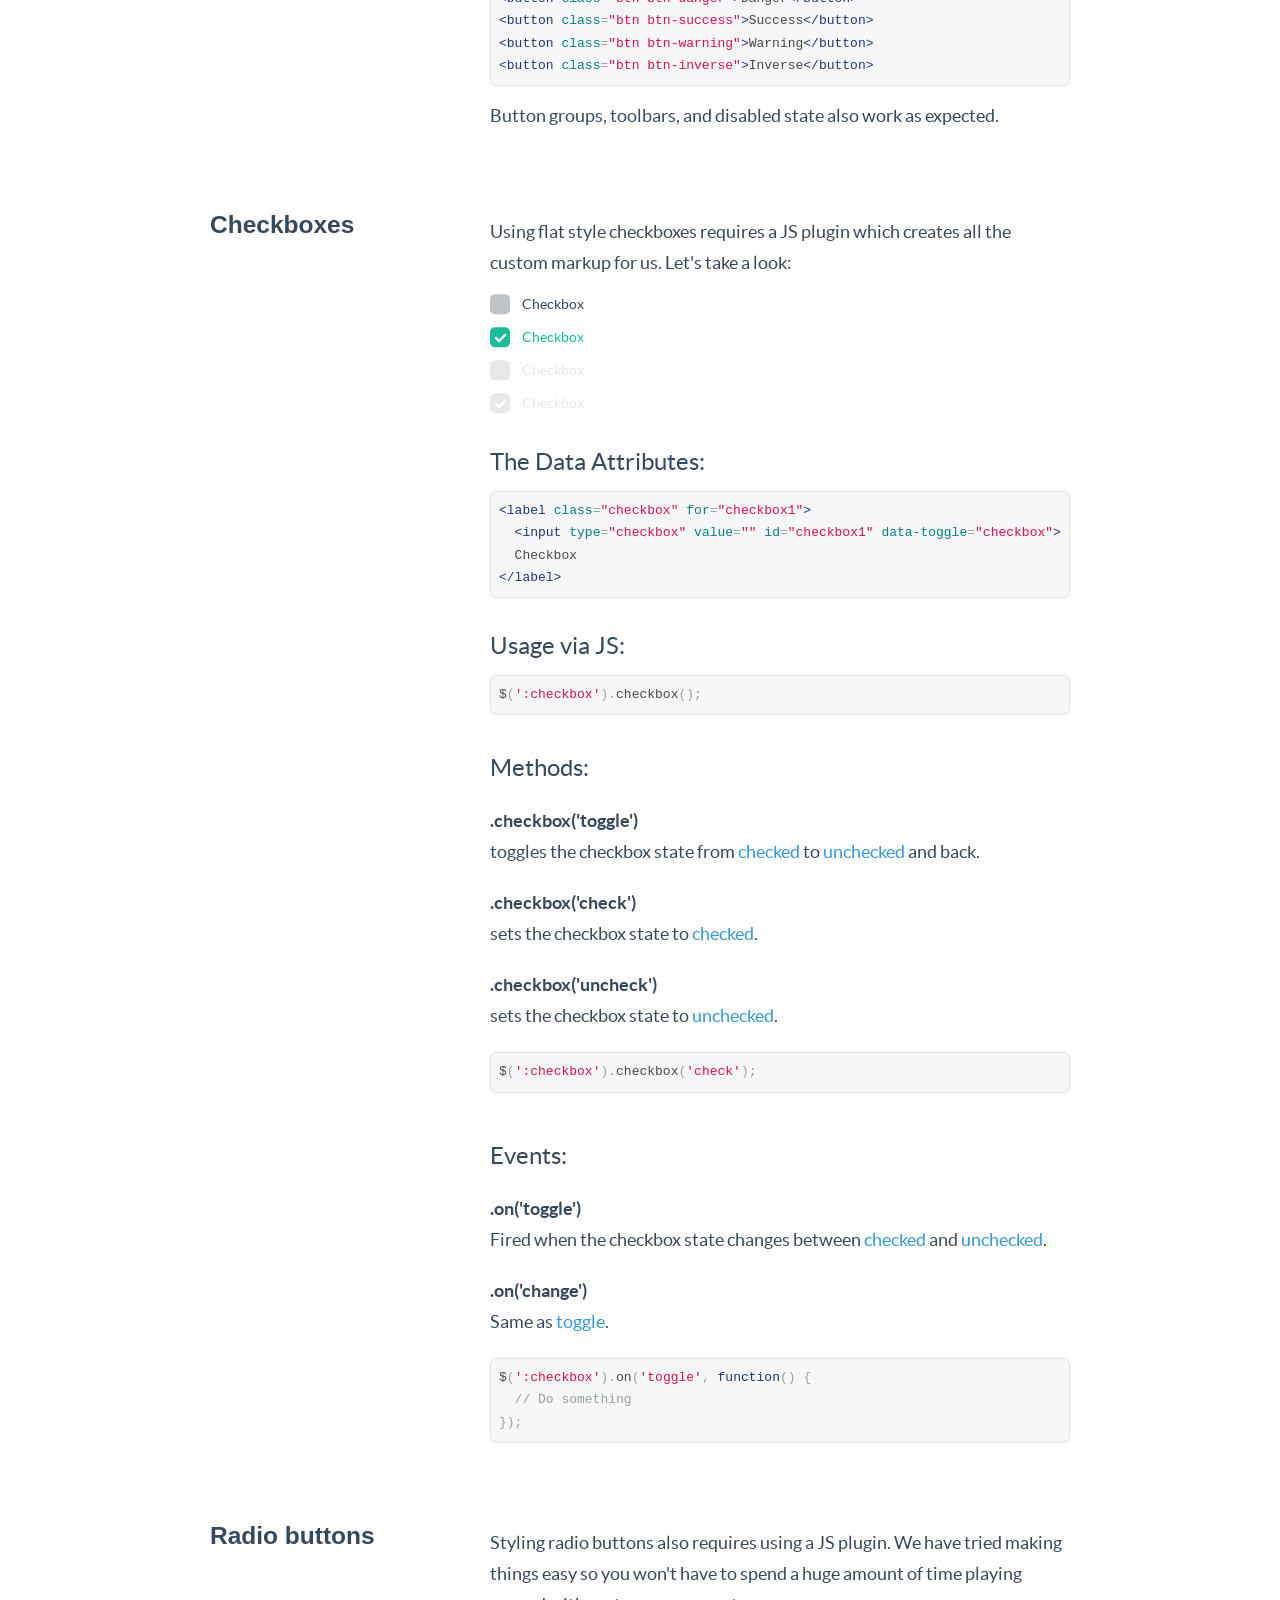
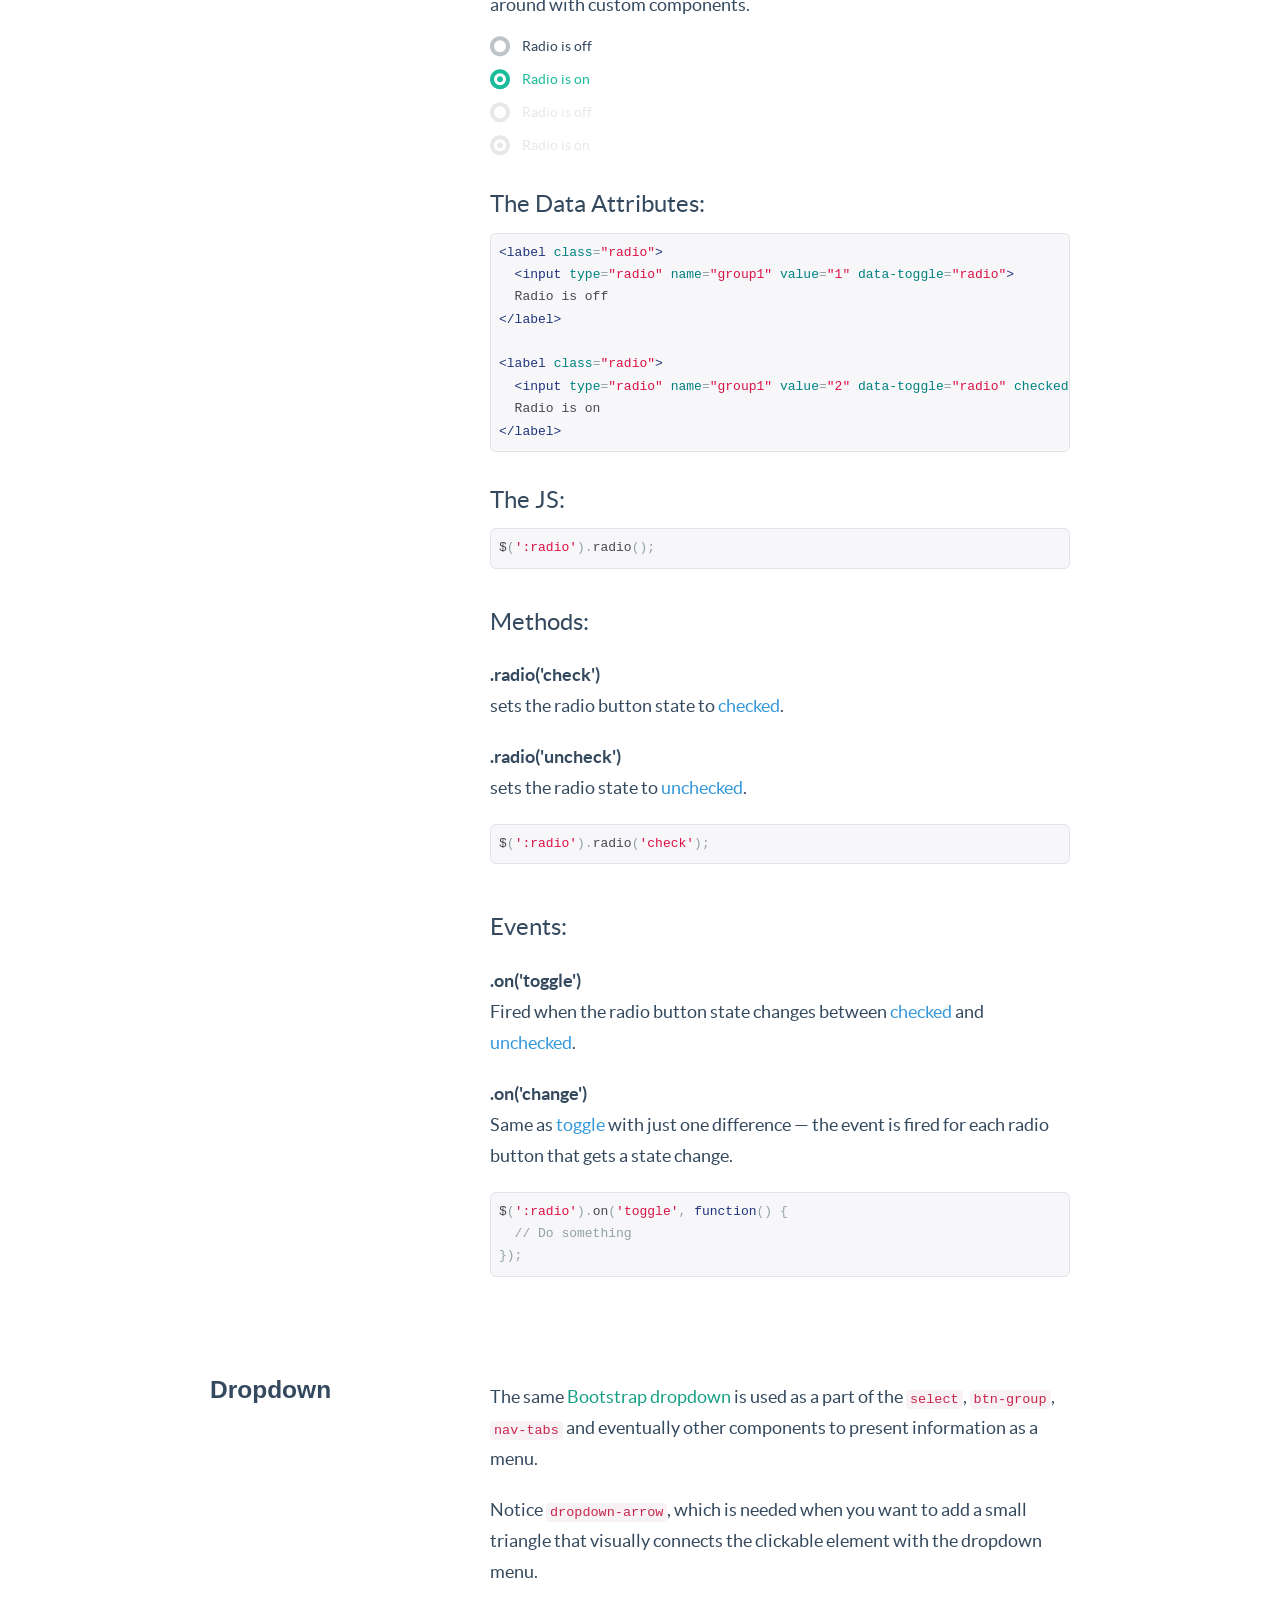
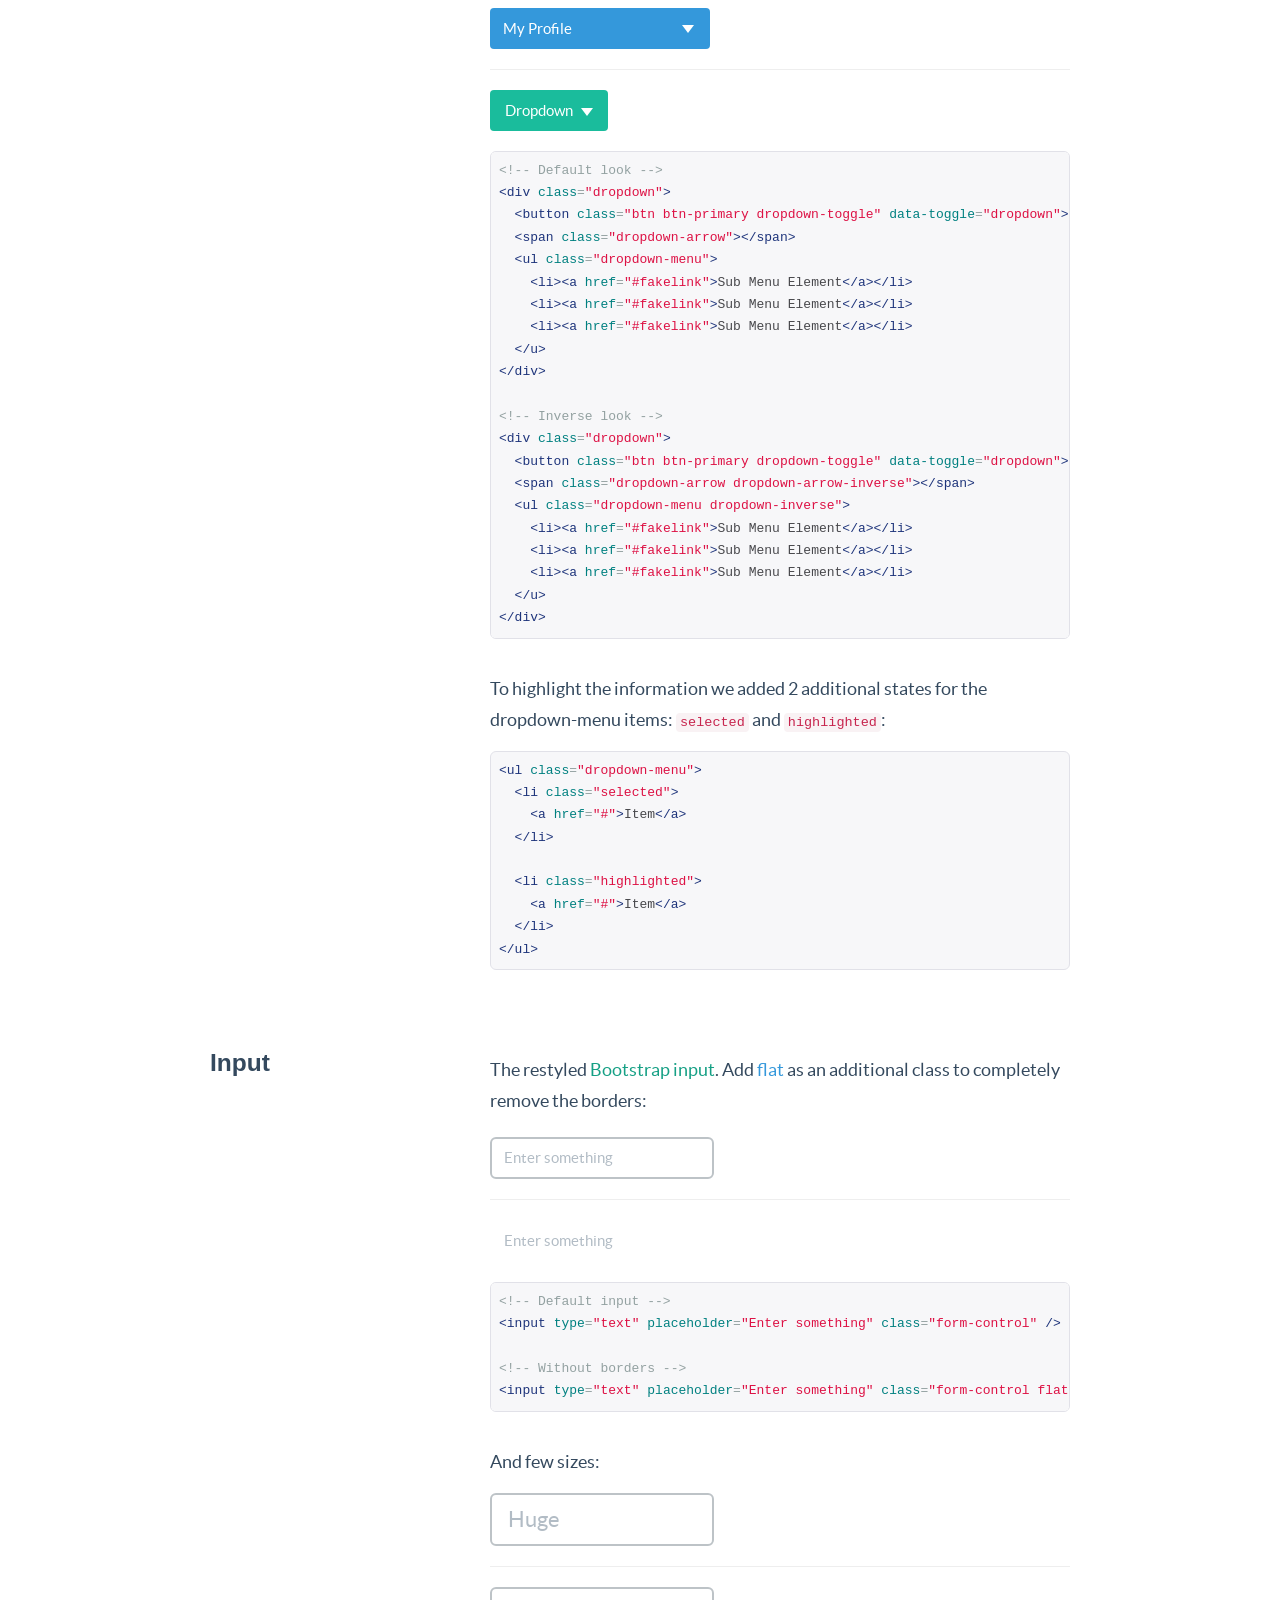
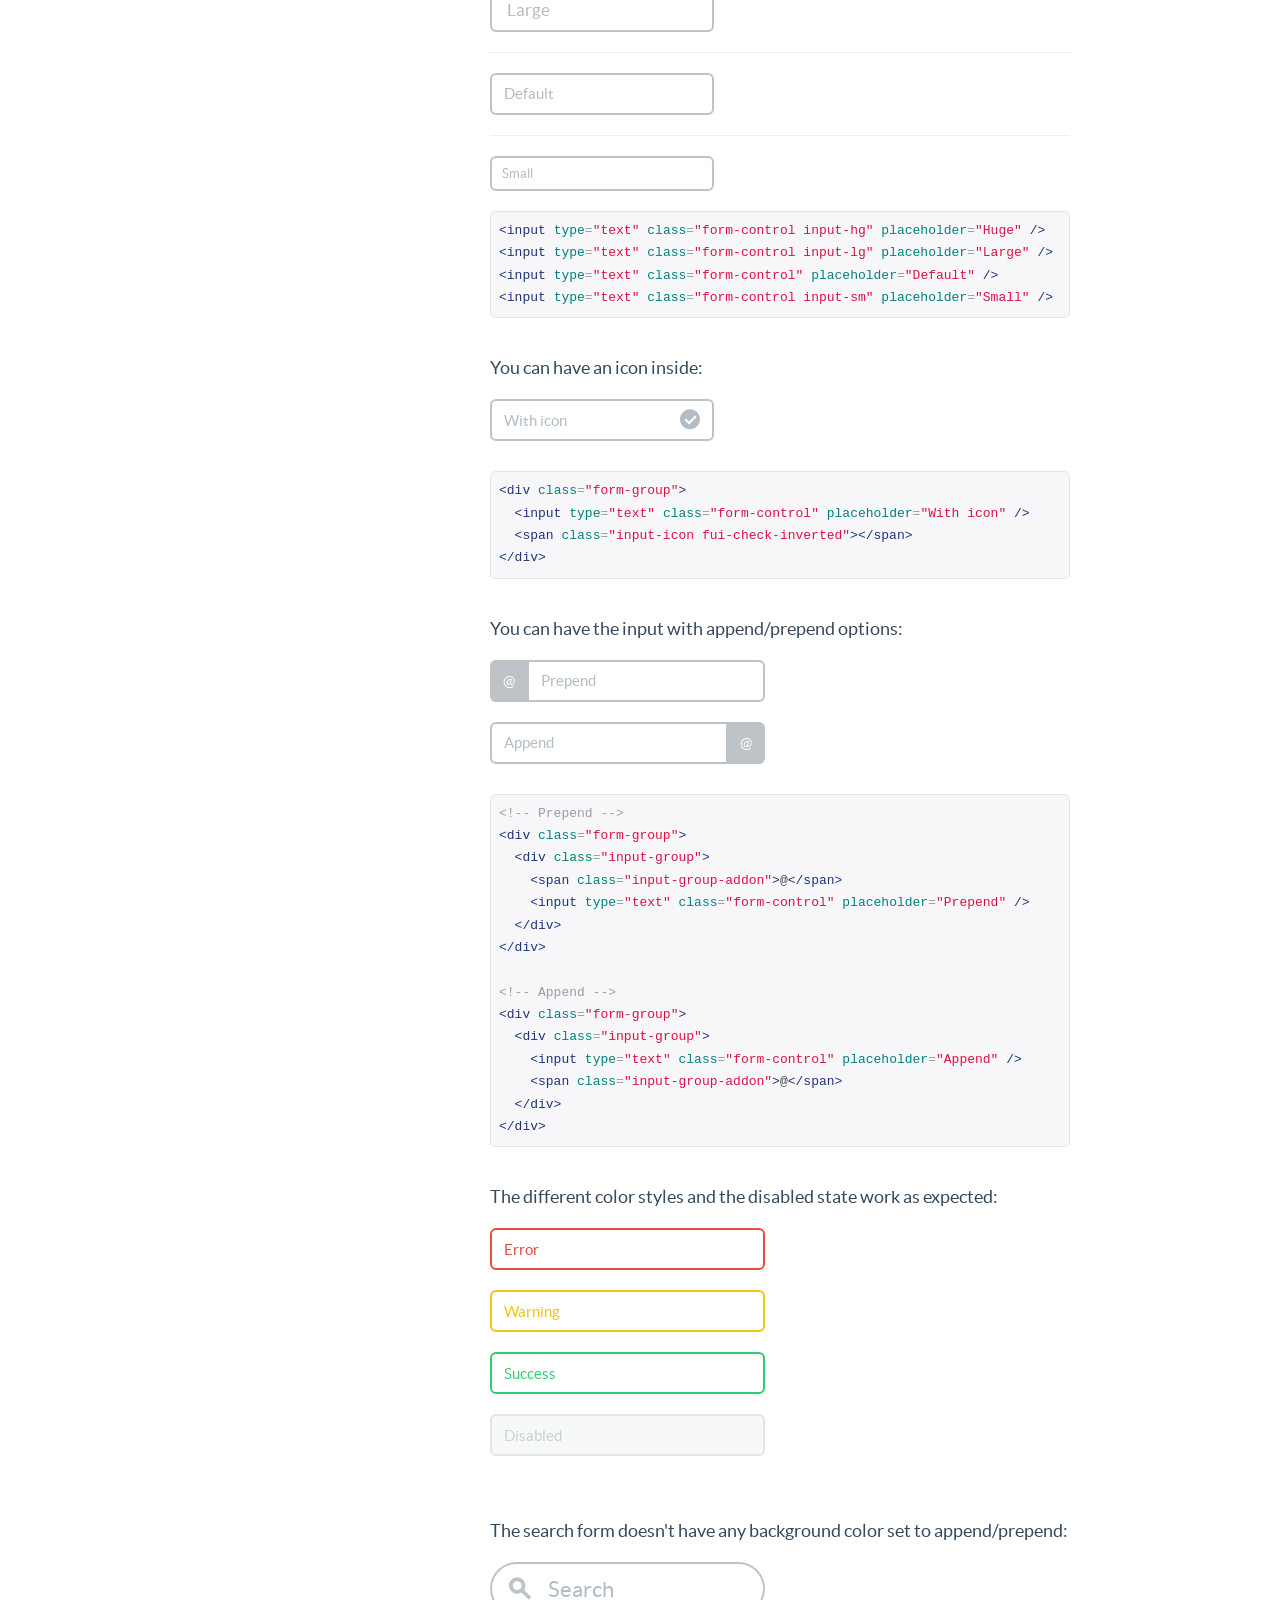
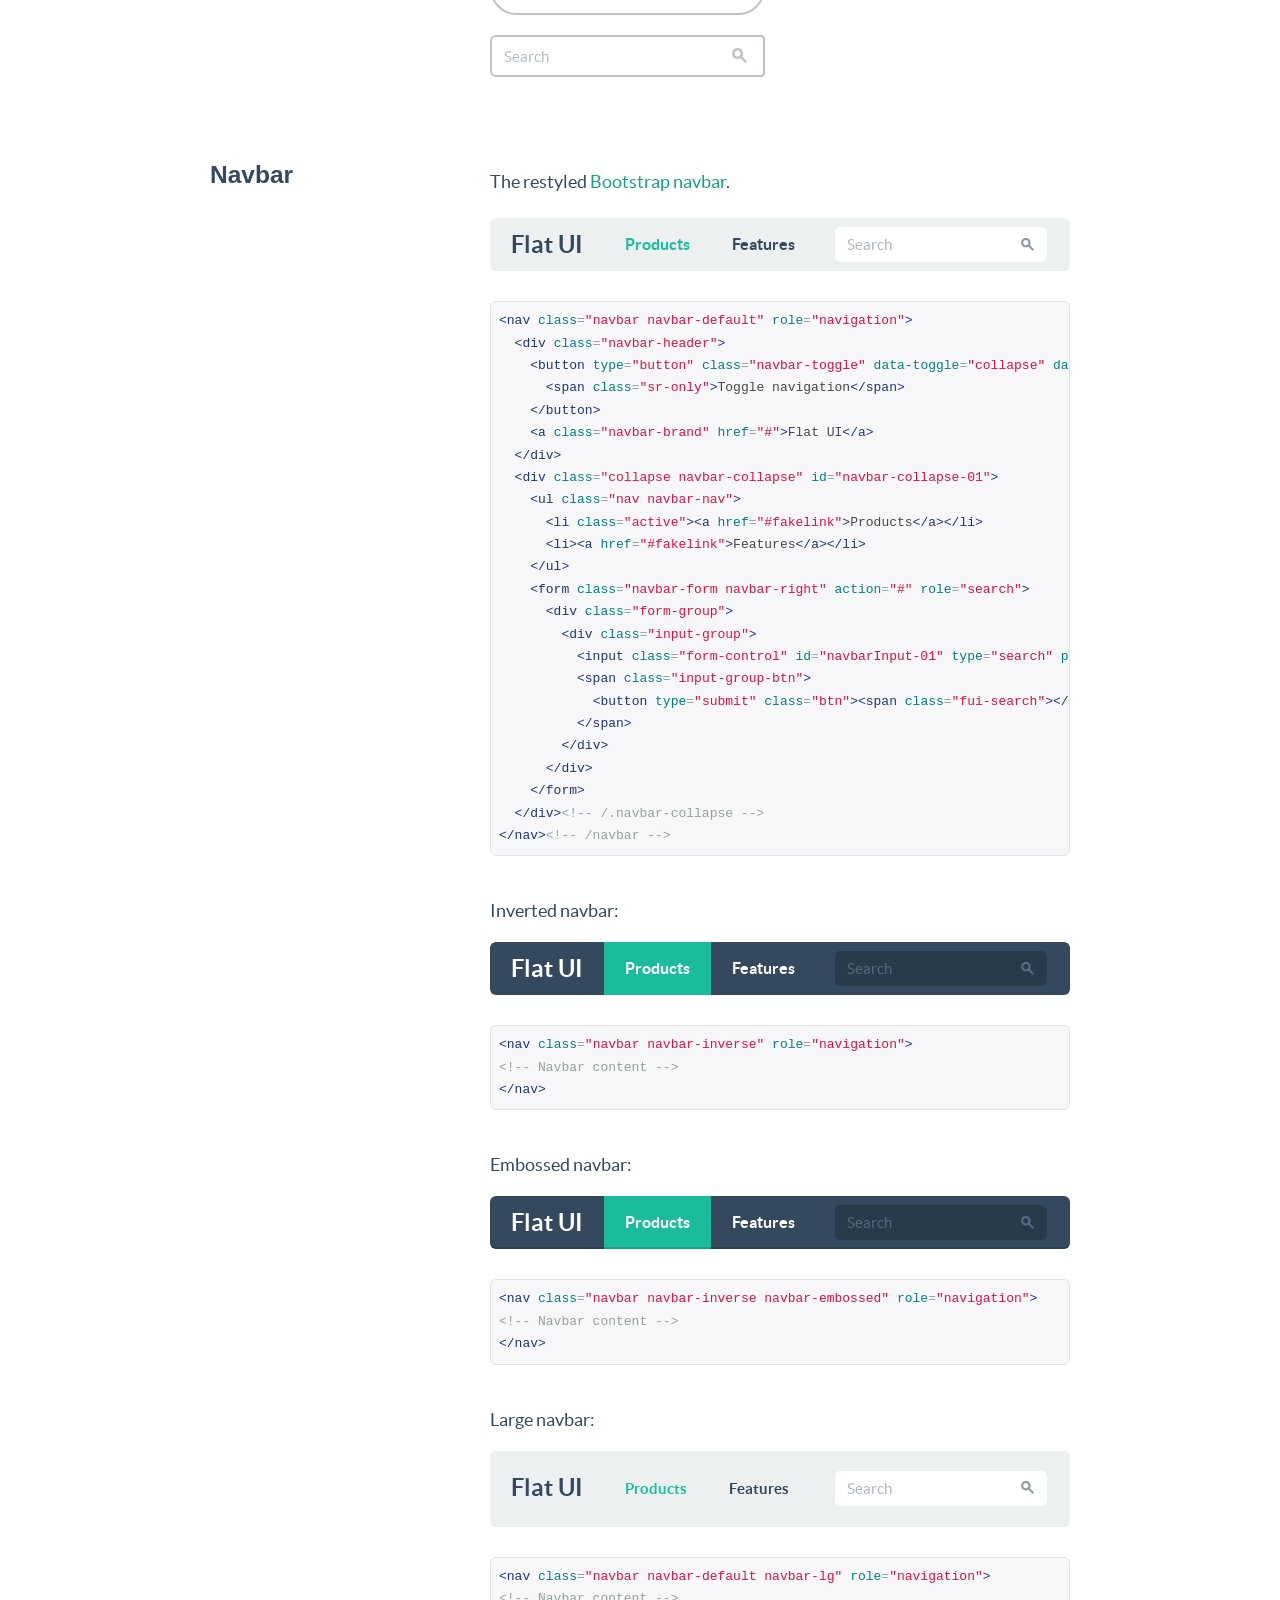
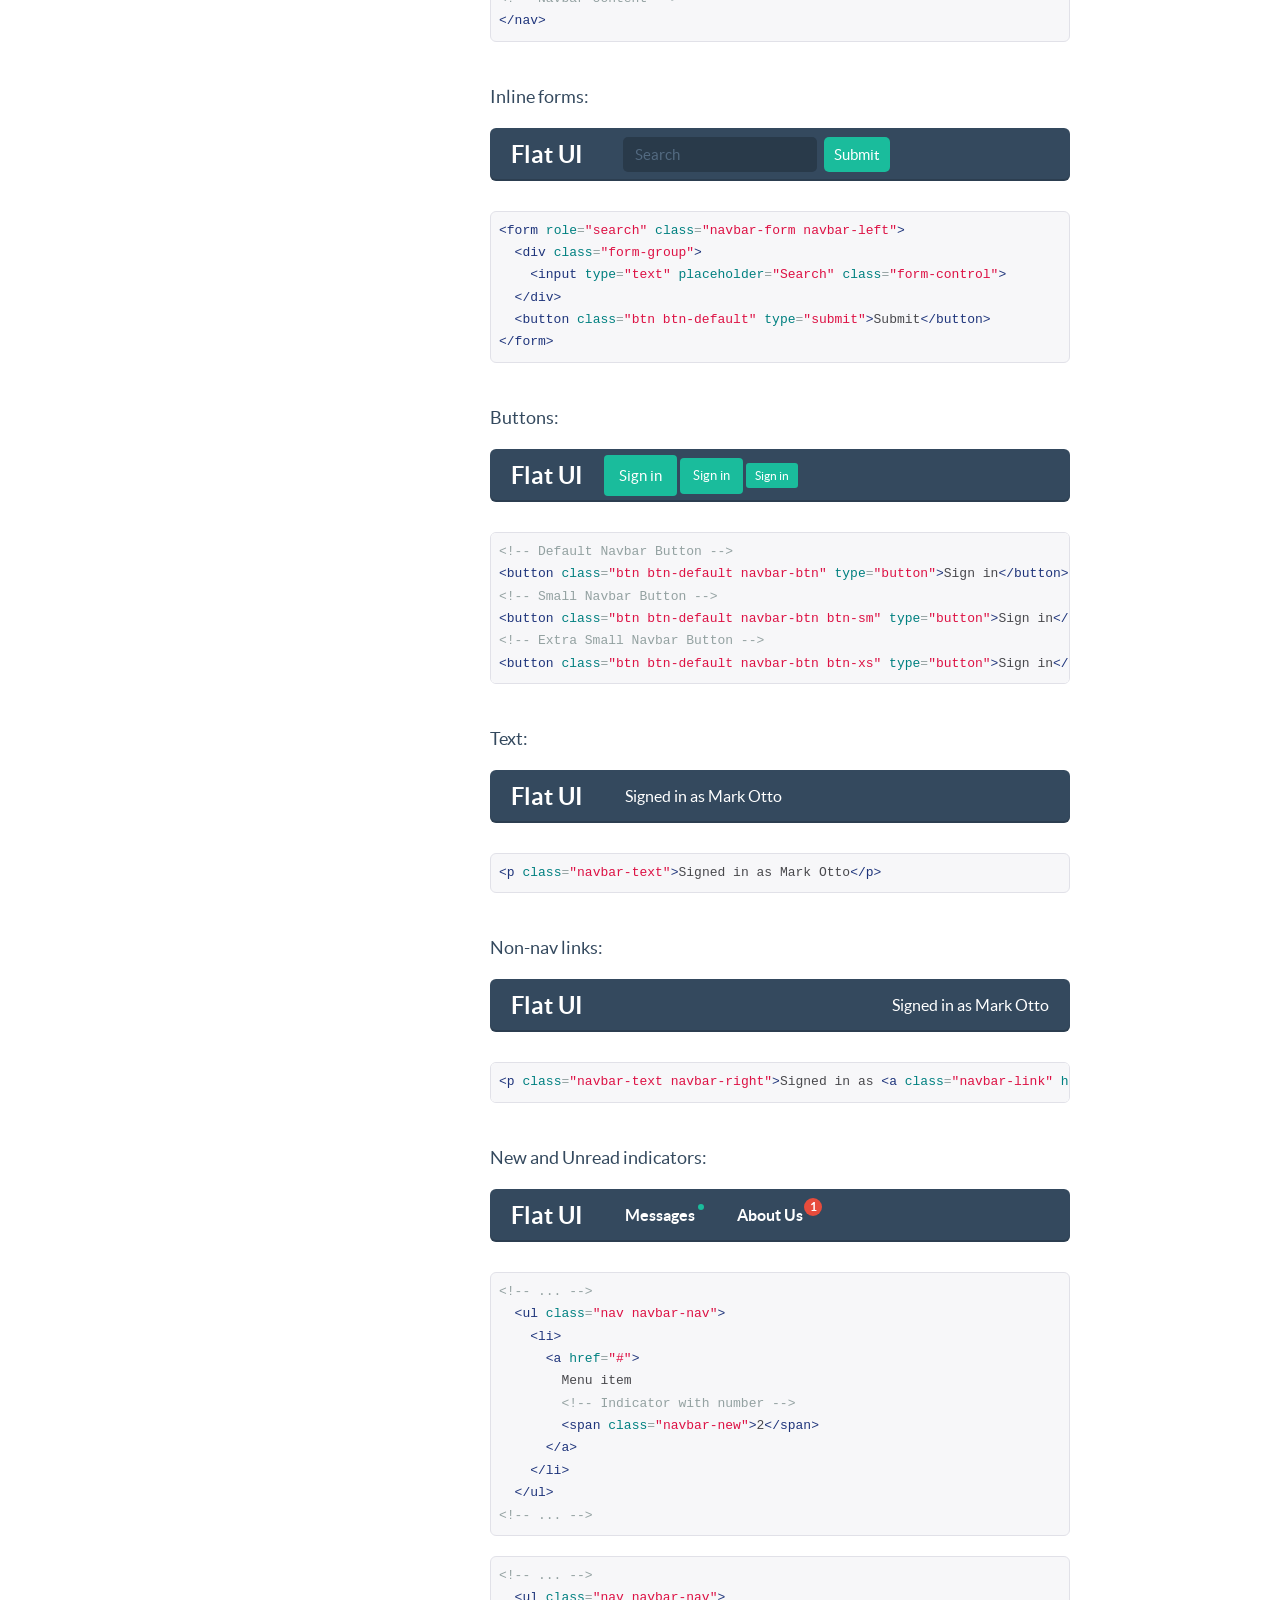
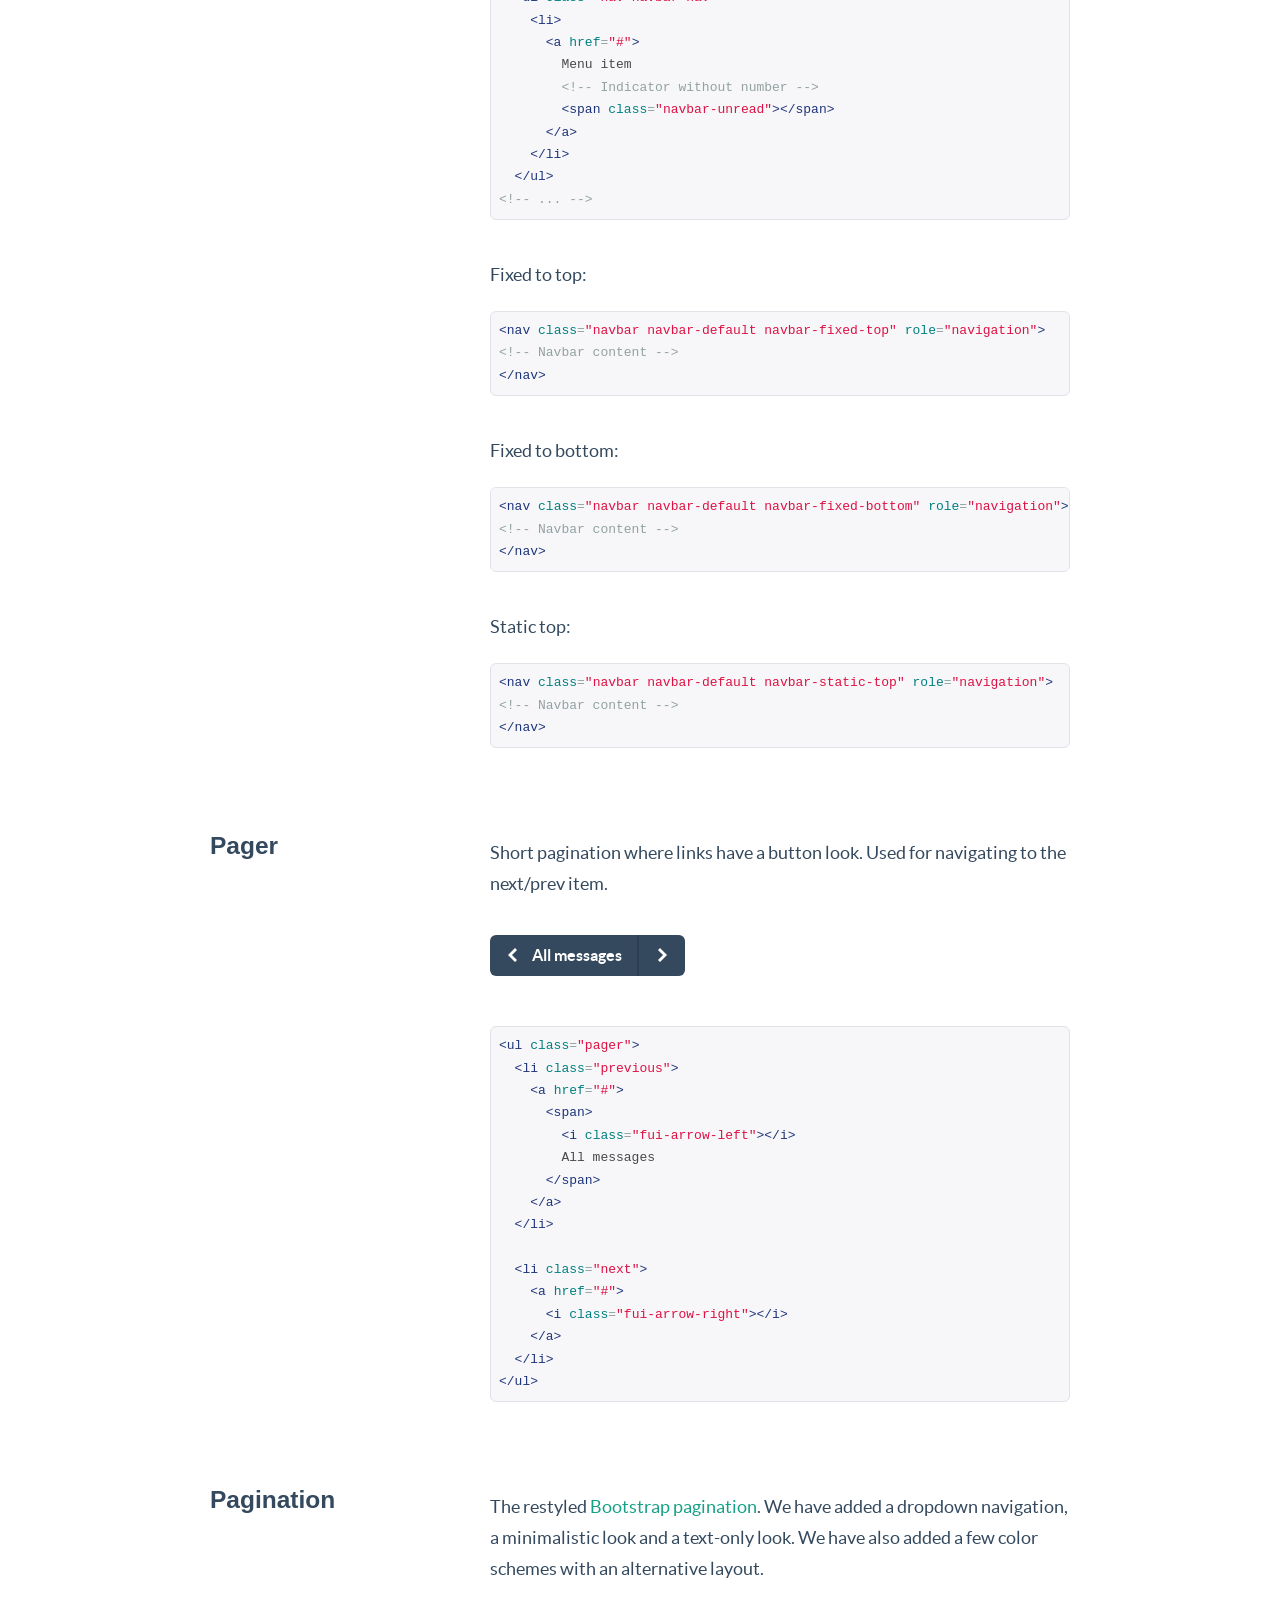
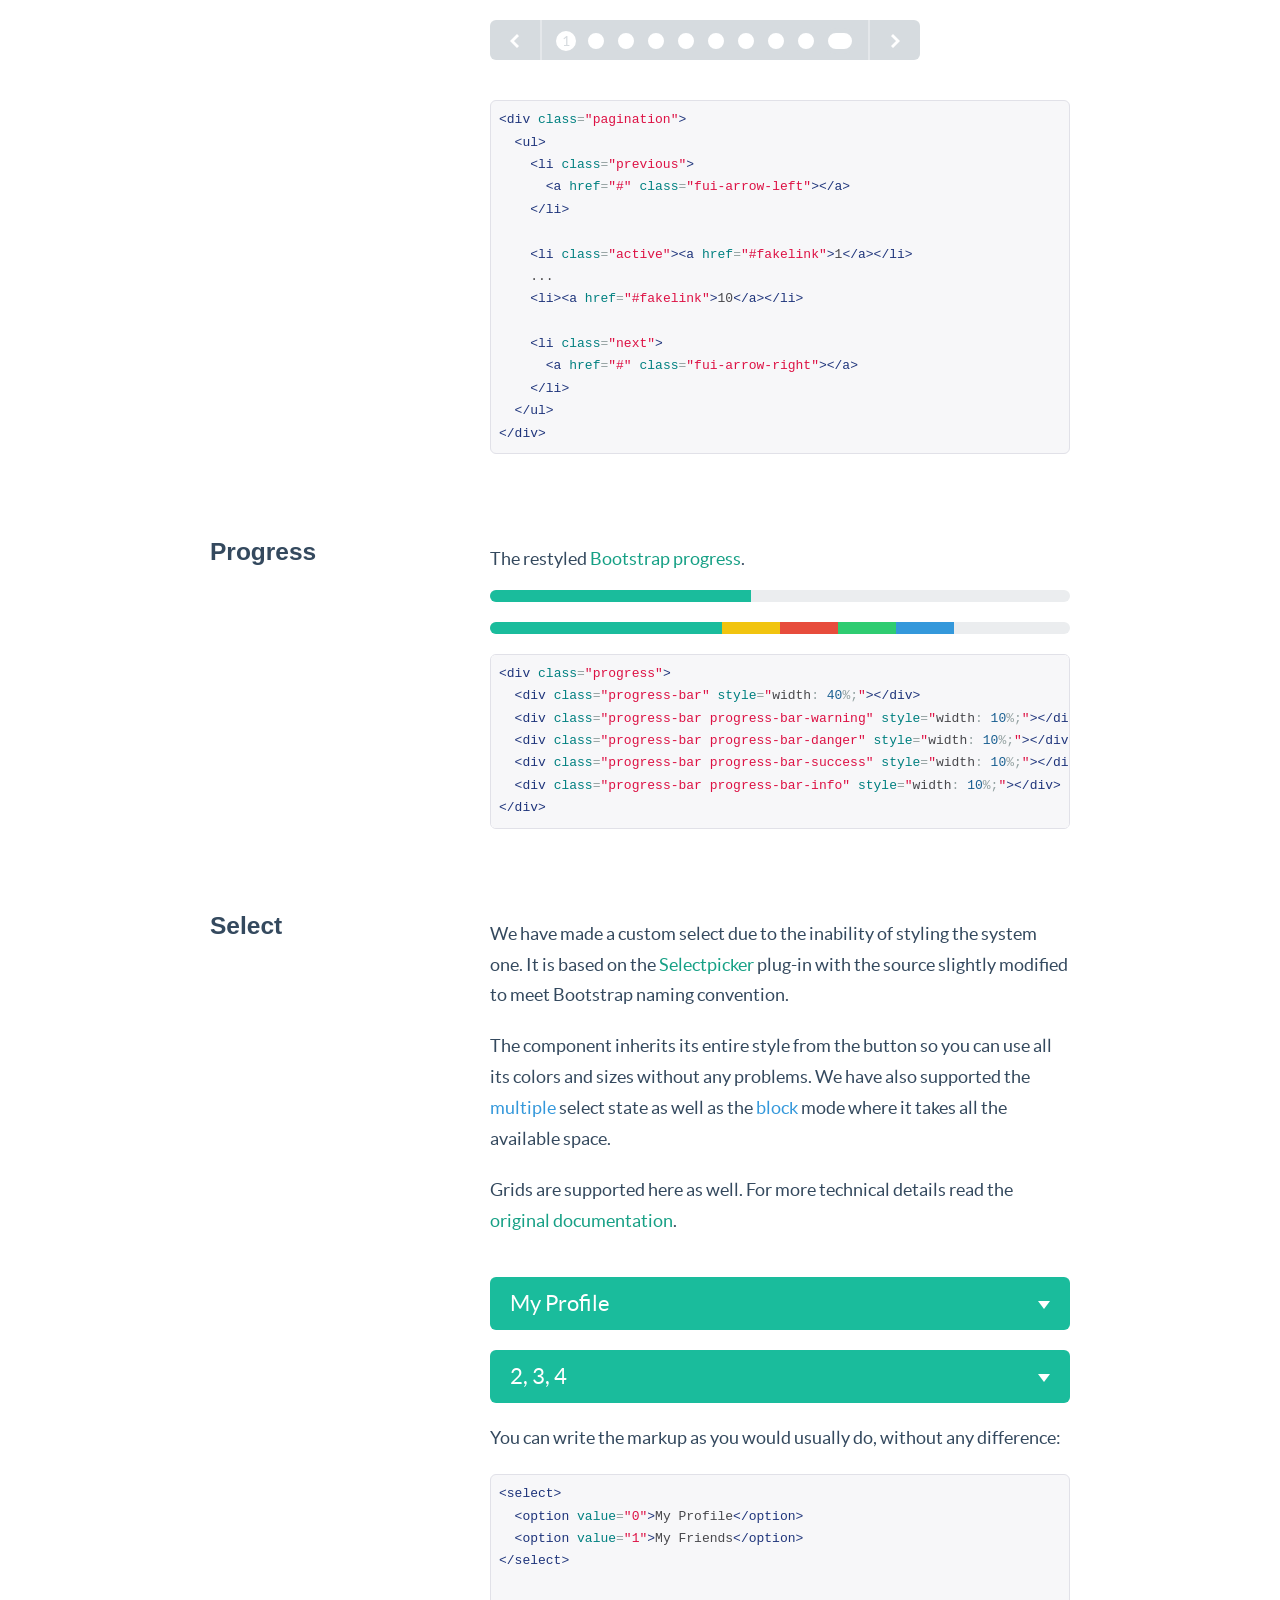
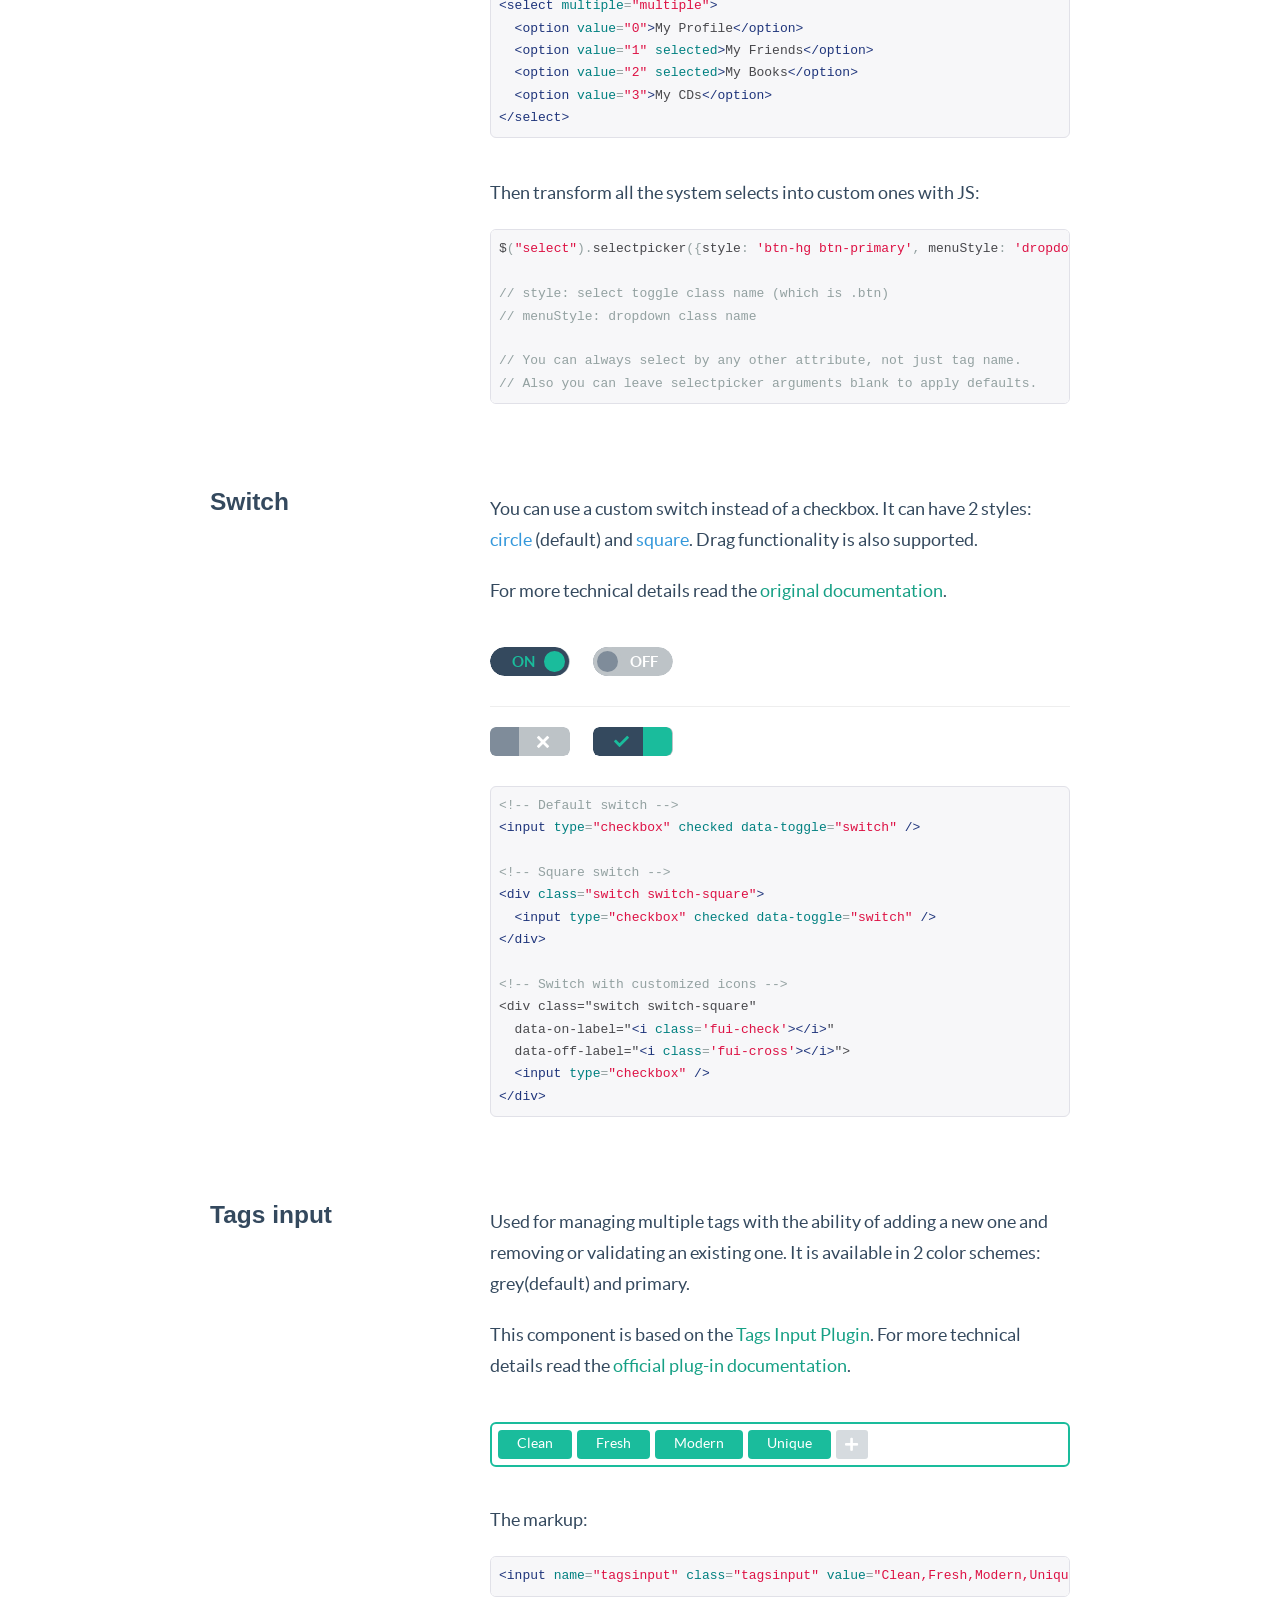
<file: flat-ui/components.html>
<!DOCTYPE html>
<html lang="en">
  <head>
    <meta charset="utf-8">
    <title>Components &middot; Flat UI Free</title>
    <meta name="viewport" content="width=device-width, initial-scale=1.0">

    <!-- Loading Bootstrap -->
    <link href="bootstrap/css/bootstrap.css" rel="stylesheet">
    <link href="bootstrap/css/prettify.css" rel="stylesheet">

    <!-- Loading Flat UI -->
    <link href="css/flat-ui.css" rel="stylesheet">
    <link href="css/docs.css" rel="stylesheet">

    <link rel="shortcut icon" href="images/favicon.ico">

    <!-- HTML5 shim, for IE6-8 support of HTML5 elements. All other JS at the end of file. -->
    <!--[if lt IE 9]>
      <script src="js/html5shiv.js"></script>
      <script src="js/respond.min.js"></script>
    <![endif]-->
  </head>
  <body>
    <ul class="demo-sidebar hide-on-tablets">
      <li><a href="#fui-button">Buttons</a></li>
      <li><a href="#fui-checkbox">Checkboxes</a></li>
      <li><a href="#fui-radio">Radio buttons</a></li>
      <li><a href="#fui-dropdown">Dropdown</a></li>
      <li><a href="#fui-input">Input</a></li>
      <li><a href="#fui-navbar">Navbar</a></li>
      <li><a href="#fui-pager">Pager</a></li>
      <li><a href="#fui-pagination">Pagination</a></li>
      <li><a href="#fui-progress">Progress</a></li>
      <li><a href="#fui-select">Select</a></li>
      <li><a href="#fui-switch">Switch</a></li>
      <li><a href="#fui-tagsinput">Tags Input</a></li>
      <li><a href="#fui-tooltip">Tooltip</a></li>
      <li><a href="#fui-slider">Slider</a></li>
    </ul> <!-- /nav -->

		<h1 class="demo-headline">Components</h1>		
    <div class="container">    	
    	<div id="fui-button" class="pbl"></div>
    	
      <div class="demo-row">
        <div class="demo-title">
          <h3>Buttons</h3>
        </div>

        <div class="demo-content">
          <p>
            After restyling the <a href="http://getbootstrap.com/css/#buttons">Bootstrap buttons</a>, we have decided to add a new size: <code>btn-hg</code> which will be used for the main call to action buttons on the page:
          </p>
          <p class="mbl">
            <button class="btn btn-hg btn-primary">Huge Button</button>
          </p>
<pre class="prettyprint">
&lt;button class="btn btn-hg btn-primary"&gt;
  Boss Button
&lt;/button&gt;
</pre>

          <p class="ptl">
            In addition, we have added <code>btn-embossed</code> to make buttons look more realistic, but we still prefer them flat.
          </p>
          <p class="mbl">
            <button class="btn btn-embossed btn-primary">Embossed Button</button>
          </p>
<pre class="prettyprint">
&lt;button class="btn btn-embossed btn-primary"&gt;
  Embossed Button
&lt;/button&gt;
</pre>

          <p class="ptl">
            In some cases buttons need to become wider. Yes, we have taken care of that as well:
          </p>
          <p class="mbl">
            <button class="btn btn-wide btn-primary mrm">Save</button>
            <button class="btn btn-wide btn-default">Cancel</button>
          </p>
<pre class="prettyprint">
&lt;button class="btn btn-default btn-wide"&gt;
  Cancel
&lt;/button&gt;
</pre>

          <p class="ptl">
            Another new thing is <code>btn-tip</code>. Use it when you need to highlight a part of the button text:
          </p>
          <p class="mbl">
            <button class="btn btn-primary">
              Save
              <span class="btn-tip">$300</span>
            </button>
          </p>
<pre class="prettyprint">
&lt;button class="btn btn-primary"&gt;
  Save
  &lt;span class="btn-tip"&gt;$300&lt;/span&gt;
&lt;/button&gt;
</pre>

          <p class="ptl">
            As usual you can set different colors:
          </p>
          <p>
	          <button class="btn btn-default mrs">Default</button>
            <button class="btn btn-primary mrs">Primary</button>
            <button class="btn btn-info mrs">Info</button>
            <button class="btn btn-danger mrs">Danger</button>
          </p>
          <p class="mbl">            
            <button class="btn btn-success mrs">Success</button>
            <button class="btn btn-warning mrs">Warning</button>
            <button class="btn btn-inverse mrs">Inverse</button>
          </p>
<pre class="prettyprint">
&lt;button class="btn btn-default"&gt;Default&lt;/button&gt;
&lt;button class="btn btn-primary"&gt;Primary&lt;/button&gt;
&lt;button class="btn btn-info"&gt;Info&lt;/button&gt;
&lt;button class="btn btn-danger"&gt;Danger&lt;/button&gt;
&lt;button class="btn btn-success"&gt;Success&lt;/button&gt;
&lt;button class="btn btn-warning"&gt;Warning&lt;/button&gt;
&lt;button class="btn btn-inverse"&gt;Inverse&lt;/button&gt;
</pre>

          <p>
            Button groups, toolbars, and disabled state also work as expected.
          </p>
        </div>        
      </div><!-- /.demo-row -->
      
			<div id="fui-checkbox" class="pbl"></div>
			
      <div class="demo-row">      	
        <div class="demo-title">
          <h3>Checkboxes</h3>
        </div>

        <div class="demo-content">
          <p>
            Using flat style checkboxes requires a JS plugin which creates all the custom markup for us. Let's take a look:
          </p>
          <label class="checkbox" for="checkbox1">
            <input type="checkbox" value="" id="checkbox1" data-toggle="checkbox">
            Checkbox
          </label>
          <label class="checkbox" for="checkbox2">
            <input type="checkbox" value="" id="checkbox2" checked="checked" data-toggle="checkbox">
            Checkbox
          </label>
          <label class="checkbox" for="checkbox3">
            <input type="checkbox" value="" id="checkbox3" data-toggle="checkbox" disabled="">
            Checkbox
          </label>
          <label class="checkbox" for="checkbox4">
            <input type="checkbox" value="" id="checkbox4" checked="checked" data-toggle="checkbox" disabled="">
            Checkbox
          </label>

          <h6 class="ptl">The Data Attributes:</h6>
<pre class="prettyprint">
&lt;label class="checkbox" for="checkbox1"&gt;
  &lt;input type="checkbox" value="" id="checkbox1" data-toggle="checkbox"&gt;
  Checkbox
&lt;/label&gt;
</pre>

          <h6 class="ptl">Usage via JS:</h6>
<pre class="prettyprint">
$(':checkbox').checkbox();
</pre>

          <div class="pvm">
            <h6>Methods:</h6>
          </div>
          <p class="mbl">
            <strong>.checkbox('toggle')</strong>
            <br/>
            toggles the checkbox state from <span class="text-info">checked</span>
            to <span class="text-info">unchecked</span> and back.
          </p>
          <p class="mbl">
            <strong>.checkbox('check')</strong>
            <br/>
            sets the checkbox state to <span class="text-info">checked</span>.
          </p>
          <p class="mbl">
            <strong>.checkbox('uncheck')</strong>
            <br/>
            sets the checkbox state to <span class="text-info">unchecked</span>.
          </p>
<pre class="prettyprint">
$(':checkbox').checkbox('check');
</pre>

          <div class="pbm ptl">
            <h6>Events:</h6>
          </div>
          <p class="mbl">
            <strong>.on('toggle')</strong>
            <br/>
            Fired when the checkbox state changes between
            <span class="text-info">checked</span> and
            <span class="text-info">unchecked</span>.
          </p>
          <p class="mbl">
            <strong>.on('change')</strong>
            <br/>
            Same as <span class="text-info">toggle</span>.
          </p>
<pre class="prettyprint">
$(':checkbox').on('toggle', function() {
  // Do something
});
</pre>          
          
        </div> <!-- /.demo-content -->
      </div> <!-- /.demo-row -->
      
      <div id="fui-radio" class="pbl"></div>

      <div class="demo-row">
        <div class="demo-title">
          <h3>Radio buttons</h3>
        </div>

        <div class="demo-content">
          <p>
            Styling radio buttons also requires using a JS plugin. We have tried making things easy so you won't have to spend a huge amount of time playing around with custom&nbsp;components.
          </p>
          <label class="radio">
            <input type="radio" name="group1" value="1" data-toggle="radio">
            Radio is off
          </label>
          <label class="radio">
            <input type="radio" name="group1" value="2" data-toggle="radio" checked>
            Radio is on
          </label>
          <label class="radio">
            <input type="radio" name="group2" value="1" data-toggle="radio" disabled>
            Radio is off
          </label>
          <label class="radio">
            <input type="radio" name="group2" value="2" data-toggle="radio" disabled checked>
            Radio is on
          </label>

          <h6 class="ptl">The Data Attributes:</h6>
<pre class="prettyprint">
&lt;label class="radio"&gt;
  &lt;input type="radio" name="group1" value="1" data-toggle="radio"&gt;
  Radio is off
&lt;/label&gt;

&lt;label class="radio"&gt;
  &lt;input type="radio" name="group1" value="2" data-toggle="radio" checked&gt;
  Radio is on
&lt;/label&gt;
</pre>

          <h6 class="ptl">The JS:</h6>
<pre class="prettyprint">
$(':radio').radio();
</pre>

          <div class="pvm">
            <h6>Methods:</h6>
          </div>
          <p class="mbl">
            <strong>.radio('check')</strong>
            <br/>
            sets the radio button state to <span class="text-info">checked</span>.
          </p>
          <p class="mbl">
            <strong>.radio('uncheck')</strong>
            <br/>
            sets the radio state to <span class="text-info">unchecked</span>.
          </p>
<pre class="prettyprint">
$(':radio').radio('check');
</pre>

          <div class="pbm ptl">
            <h6>Events:</h6>
          </div>
          <p class="mbl">
            <strong>.on('toggle')</strong>
            <br/>
            Fired when the radio button state changes between
            <span class="text-info">checked</span> and
            <span class="text-info">unchecked</span>.
          </p>
          <p class="mbl">
            <strong>.on('change')</strong>
            <br/>
            Same as <span class="text-info">toggle</span> with just one difference &mdash; the event is fired for each radio button that gets a state change.
          </p>
<pre class="prettyprint">
$(':radio').on('toggle', function() {
  // Do something
});
</pre>
        </div> <!-- /.demo-content -->
      </div> <!-- /.demo-row -->
    </div><!-- /.container -->

		

    <div class="container ptl">    	
    	<div id="fui-dropdown" class="pbl"></div>
    
      <div class="demo-row">
        <div class="demo-title">
          <h3>Dropdown</h3>
        </div>

        <div class="demo-content">
          <p class="mbl">
            The same <a href="http://getbootstrap.com/components/#dropdowns">Bootstrap dropdown</a> is used as a part of the <code>select</code>, <code>btn-group</code>, <code>nav-tabs</code> and eventually other components to present information as a menu.
          </p>

          <p class="mbl">
            Notice <code>dropdown-arrow</code>, which is needed when you want to add a small triangle that visually connects the clickable element with the dropdown menu.
          </p>

          <select name="info" class="mbn">
            <optgroup label="Profile">
              <option value="0">My Profile</option>
              <option value="1">My Friends</option>
            </optgroup>
            <optgroup label="System">
              <option value="2">Messages</option>
              <option value="3">My Settings</option>
              <option value="4" class="highlighted">Logout</option>
            </optgroup>
          </select>

          <hr/>
          
          <div class="row">
          	<div class="col-md-3">
	          	<div class="dropdown">
		          	<button class="btn btn-primary dropdown-toggle" data-toggle="dropdown">Dropdown<span class="caret"></span></button>
							  <span class="dropdown-arrow dropdown-arrow-inverse"></span>
		            <ul class="dropdown-menu dropdown-inverse">
		              <li><a href="#fakelink">Sub Menu Element</a></li>
		              <li><a href="#fakelink">Sub Menu Element</a></li>
		              <li><a href="#fakelink">Sub Menu Element</a></li>
		            </ul>
							</div>
          	</div>
          </div>
          

          <div class="pvl">
<pre class="prettyprint">
&lt;!-- Default look --&gt;
&lt;div class="dropdown"&gt;
  &lt;button class="btn btn-primary dropdown-toggle" data-toggle="dropdown">Dropdown&lt;span class="caret"&gt;&lt;/span&gt;&lt;/button&gt;
  &lt;span class="dropdown-arrow"&gt;&lt;/span&gt;
  &lt;ul class="dropdown-menu"&gt;
    &lt;li&gt;&lt;a href="#fakelink">Sub Menu Element&lt;/a&gt;&lt;/li&gt;
    &lt;li&gt;&lt;a href="#fakelink">Sub Menu Element&lt;/a&gt;&lt;/li&gt;
    &lt;li&gt;&lt;a href="#fakelink">Sub Menu Element&lt;/a&gt;&lt;/li&gt;
  &lt;/u&gt;
&lt;/div&gt;

&lt;!-- Inverse look --&gt;
&lt;div class="dropdown"&gt;
  &lt;button class="btn btn-primary dropdown-toggle" data-toggle="dropdown">Dropdown&lt;span class="caret"&gt;&lt;/span&gt;&lt;/button&gt;
  &lt;span class="dropdown-arrow dropdown-arrow-inverse"&gt;&lt;/span&gt;
  &lt;ul class="dropdown-menu dropdown-inverse"&gt;
    &lt;li&gt;&lt;a href="#fakelink">Sub Menu Element&lt;/a&gt;&lt;/li&gt;
    &lt;li&gt;&lt;a href="#fakelink">Sub Menu Element&lt;/a&gt;&lt;/li&gt;
    &lt;li&gt;&lt;a href="#fakelink">Sub Menu Element&lt;/a&gt;&lt;/li&gt;
  &lt;/u&gt;
&lt;/div&gt;
</pre>
          </div>

          <p>
            To highlight the information we added 2 additional states for the dropdown-menu items: <code>selected</code> and <code>highlighted</code>:
          </p>
<pre class="prettyprint">
&lt;ul class="dropdown-menu"&gt;
  &lt;li class="selected"&gt;
    &lt;a href="#"&gt;Item&lt;/a&gt;
  &lt;/li&gt;

  &lt;li class="highlighted"&gt;
    &lt;a href="#"&gt;Item&lt;/a&gt;
  &lt;/li&gt;
&lt;/ul&gt;
</pre>
        </div> <!-- /.demo-content -->
      </div> <!-- /.demo-row -->

			<div id="fui-input" class="pbl"></div>

      <div class="demo-row">
        <div class="demo-title">
          <h3>Input</h3>
        </div>

        <div class="demo-content">
          <p class="mbl">
            The restyled <a href="http://getbootstrap.com/css/#forms">Bootstrap input</a>. Add <span class="text-info">flat</span> as an additional class to completely remove the borders:
          </p>
					
					<div class="row">
						<div class="col-lg-5">
							<input type="text" value="" placeholder="Enter something" class="form-control" />
						</div>
					</div>
					<hr />
					<div class="row">
						<div class="col-lg-5">
							<input type="text" value="" placeholder="Enter something" class="form-control flat" />
						</div>
					</div>
<pre class="prettyprint mtl">
&lt;!-- Default input --&gt;
&lt;input type="text" placeholder="Enter something" class="form-control" /&gt;

&lt;!-- Without borders --&gt;
&lt;input type="text" placeholder="Enter something" class="form-control flat" /&gt;
</pre>

          <p class="ptl">And few sizes:</p>
          <div class="row">
          	<div class="col-lg-5">
	          	<input type="text" value="" placeholder="Huge" class="form-control input-hg" />
          	</div>
          </div>
          <hr />
          <div class="row">
          	<div class="col-lg-5">
	          	<input type="text" value="" placeholder="Large" class="form-control input-lg" />
          	</div>
          </div>
          <hr />
          <div class="row">
          	<div class="col-lg-5">
	          	<input type="text" value="" placeholder="Default" class="form-control" />
          	</div>
          </div>
          <hr />
          <div class="row">
          	<div class="col-lg-5">
	          	<input type="text" value="" placeholder="Small" class="form-control input-sm" />
          	</div>
          </div>
<pre class="prettyprint mtl">
&lt;input type="text" class="form-control input-hg" placeholder="Huge" /&gt;
&lt;input type="text" class="form-control input-lg" placeholder="Large" /&gt;
&lt;input type="text" class="form-control" placeholder="Default" /&gt;
&lt;input type="text" class="form-control input-sm" placeholder="Small" /&gt;
</pre>

          <p class="ptl">You can have an icon inside:</p>
          <div class="row">
          	<div class="col-lg-5">
	          	<div class="form-group">
	              <input type="text" value="" placeholder="With icon" class="form-control" />
	              <span class="input-icon fui-check-inverted"></span>
	            </div>
          	</div>            
          </div>
<pre class="prettyprint mtm">
&lt;div class="form-group"&gt;
  &lt;input type="text" class="form-control" placeholder="With icon" /&gt;
  &lt;span class="input-icon fui-check-inverted"&gt;&lt;/span&gt;
&lt;/div&gt;
</pre>

        <p class="ptl">You can have the input with append/prepend options:</p>
          <div class="row">
            <div class="col-lg-6">
              <div class="form-group">
                <div class="input-group">
                  <span class="input-group-addon">@</span>
                  <input class="form-control" type="text" placeholder="Prepend" />
                </div>
              </div>              
            </div>
          </div>
          
          <div class="row">
            <div class="col-lg-6">
              <div class="form-group">
                <div class="input-group">                 
                  <input class="form-control" type="text" placeholder="Append" />
                  <span class="input-group-addon">@</span>
                </div>
              </div>              
            </div>
          </div>

<pre class="prettyprint mtm">
&lt;!-- Prepend --&gt;
&lt;div class="form-group"&gt;
  &lt;div class="input-group"&gt;
    &lt;span class="input-group-addon"&gt;@&lt;/span&gt;
    &lt;input type="text" class="form-control" placeholder="Prepend" /&gt;
  &lt;/div&gt;  
&lt;/div&gt;

&lt;!-- Append --&gt;
&lt;div class="form-group"&gt;
  &lt;div class="input-group"&gt;
    &lt;input type="text" class="form-control" placeholder="Append" /&gt;
    &lt;span class="input-group-addon"&gt;@&lt;/span&gt;
  &lt;/div&gt;
&lt;/div&gt;
</pre>

          <p class="ptl">
            The different color styles and the disabled state work as expected:
            <div class="row">
            	<div class="col-lg-6">
	            	<div class="form-group has-error">
		              <input class="form-control" type="text" placeholder="Error" />
		            </div>
            	</div>
            </div>
            <div class="row">
            	<div class="col-lg-6">
	            	<div class="form-group has-warning">
		              <input class="form-control" type="text" placeholder="Warning" />
		            </div>
            	</div>
            </div>
            <div class="row">
            	<div class="col-lg-6">
	            	<div class="form-group has-success">
		              <input class="form-control" type="text" placeholder="Success" />
		            </div>
            	</div>
            </div>
            <div class="row">
            	<div class="col-lg-6">
	            	<div class="form-group">
		              <input class="form-control" type="text" placeholder="Disabled" disabled />
		            </div>
            	</div>
            </div>
          </p>

          <p class="ptl mtl">
            The search form doesn't have any background color set to append/prepend:
          </p>
          <div class="row">
            <div class="col-lg-6">
              <div class="form-group">
                <div class="input-group input-group-hg input-group-rounded">
                  <span class="input-group-btn">
                    <button type="submit" class="btn"><span class="fui-search"></span></button>
                  </span>              
                  <input type="text" class="form-control" placeholder="Search" id="search-query-2">
                </div>
              </div>
            </div>
          </div>          

          <div class="row">
            <div class="col-lg-6">
              <div class="form-group">
                <div class="input-group">                               
                  <input type="text" class="form-control" placeholder="Search" id="search-query-3">
                  <span class="input-group-btn">
                    <button type="submit" class="btn"><span class="fui-search"></span></button>
                  </span>
                </div>
              </div>
            </div>
          </div>
          
        </div> <!-- /.demo-content -->
      </div> <!-- /.demo-row -->

			<div id="fui-navbar" class="pbl"></div>

      <div class="demo-row">
        <div class="demo-title">
          <h3>Navbar</h3>
        </div>
        <div class="demo-content">
          <p class="mbl">
            The restyled <a href="http://getbootstrap.com/components/#navbar">Bootstrap navbar</a>.
          </p>

          <nav class="navbar navbar-default" role="navigation">
            <div class="navbar-header">
              <button type="button" class="navbar-toggle" data-toggle="collapse" data-target="#navbar-collapse-01">
                <span class="sr-only">Toggle navigation</span>
              </button>
              <a class="navbar-brand" href="#">Flat UI</a>
            </div>
            <div class="collapse navbar-collapse" id="navbar-collapse-01">
              <ul class="nav navbar-nav">           
                <li class="active"><a href="#fakelink">Products</a></li>
                <li><a href="#fakelink">Features</a></li>
               </ul>          
              <form class="navbar-form navbar-right" action="#" role="search" style="width: 250px">
                <div class="form-group">
                  <div class="input-group">
                    <input class="form-control" id="navbarInput-01" type="search" placeholder="Search">
                    <span class="input-group-btn">
                      <button type="submit" class="btn"><span class="fui-search"></span></button>
                    </span>            
                  </div>
                </div>               
              </form>
            </div><!-- /.navbar-collapse -->
          </nav><!-- /navbar -->
          
<pre class="prettyprint mvl">
&lt;nav class="navbar navbar-default" role="navigation"&gt;
  &lt;div class="navbar-header"&gt;
    &lt;button type="button" class="navbar-toggle" data-toggle="collapse" data-target="#navbar-collapse-01"&gt;
      &lt;span class="sr-only"&gt;Toggle navigation&lt;/span&gt;
    &lt;/button&gt;
    &lt;a class="navbar-brand" href="#"&gt;Flat UI&lt;/a&gt;
  &lt;/div&gt;
  &lt;div class="collapse navbar-collapse" id="navbar-collapse-01"&gt;
    &lt;ul class="nav navbar-nav"&gt;           
      &lt;li class="active"&gt;&lt;a href="#fakelink"&gt;Products&lt;/a&gt;&lt;/li&gt;
      &lt;li&gt;&lt;a href="#fakelink"&gt;Features&lt;/a&gt;&lt;/li&gt;
    &lt;/ul&gt;           
    &lt;form class="navbar-form navbar-right" action="#" role="search"&gt;
      &lt;div class="form-group"&gt;
        &lt;div class="input-group"&gt;
          &lt;input class="form-control" id="navbarInput-01" type="search" placeholder="Search"&gt;
          &lt;span class="input-group-btn"&gt;
            &lt;button type="submit" class="btn"&gt;&lt;span class="fui-search"&gt;&lt;/span&gt;&lt;/button&gt;
          &lt;/span&gt;            
        &lt;/div&gt;
      &lt;/div&gt;               
    &lt;/form&gt;
  &lt;/div>&lt;!-- /.navbar-collapse --&gt;
&lt;/nav>&lt;!-- /navbar --&gt;
</pre>

        <p class="ptl">Inverted navbar:</p>
        <nav class="navbar navbar-inverse" role="navigation">
          <div class="navbar-header">
            <button type="button" class="navbar-toggle" data-toggle="collapse" data-target="#navbar-collapse-02">
              <span class="sr-only">Toggle navigation</span>
            </button>
            <a class="navbar-brand" href="#">Flat UI</a>
          </div>
          <div class="collapse navbar-collapse" id="navbar-collapse-02">
            <ul class="nav navbar-nav">           
              <li class="active"><a href="#fakelink">Products</a></li>
              <li><a href="#fakelink">Features</a></li>
             </ul>          
            <form class="navbar-form navbar-right" action="#" role="search" style="width: 250px">
              <div class="form-group">
                <div class="input-group">
                  <input class="form-control" id="navbarInput-01" type="search" placeholder="Search">
                  <span class="input-group-btn">
                    <button type="submit" class="btn"><span class="fui-search"></span></button>
                  </span>            
                </div>
              </div>               
            </form>
          </div><!-- /.navbar-collapse -->
        </nav><!-- /navbar -->

<pre class="prettyprint mvl">
&lt;nav class="navbar navbar-inverse" role="navigation"&gt;
&lt;!-- Navbar content --&gt;
&lt;/nav&gt;
</pre>


        <p class="ptl">Embossed navbar:</p>
        <nav class="navbar navbar-inverse navbar-embossed" role="navigation">
          <div class="navbar-header">
            <button type="button" class="navbar-toggle" data-toggle="collapse" data-target="#navbar-collapse-02">
              <span class="sr-only">Toggle navigation</span>
            </button>
            <a class="navbar-brand" href="#">Flat UI</a>
          </div>
          <div class="collapse navbar-collapse" id="navbar-collapse-02">
            <ul class="nav navbar-nav">           
              <li class="active"><a href="#fakelink">Products</a></li>
              <li><a href="#fakelink">Features</a></li>
             </ul>          
            <form class="navbar-form navbar-right" action="#" role="search" style="width: 250px">
              <div class="form-group">
                <div class="input-group">
                  <input class="form-control" id="navbarInput-01" type="search" placeholder="Search">
                  <span class="input-group-btn">
                    <button type="submit" class="btn"><span class="fui-search"></span></button>
                  </span>            
                </div>
              </div>               
            </form>
          </div><!-- /.navbar-collapse -->
        </nav><!-- /navbar -->

<pre class="prettyprint mvl">
&lt;nav class="navbar navbar-inverse navbar-embossed" role="navigation"&gt;
&lt;!-- Navbar content --&gt;
&lt;/nav&gt;
</pre>

        <p class="ptl">Large navbar:</p>
        <nav class="navbar navbar-default navbar-lg" role="navigation">
          <div class="navbar-header">
            <button type="button" class="navbar-toggle" data-toggle="collapse" data-target="#navbar-collapse-03">
              <span class="sr-only">Toggle navigation</span>
            </button>
            <a class="navbar-brand" href="#">Flat UI</a>
          </div>
          <div class="collapse navbar-collapse" id="navbar-collapse-03">
            <ul class="nav navbar-nav">           
              <li class="active"><a href="#fakelink">Products</a></li>
              <li><a href="#fakelink">Features</a></li>
             </ul>          
            <form class="navbar-form navbar-right" action="#" role="search" style="width: 250px">
              <div class="form-group">
                <div class="input-group">
                  <input class="form-control" id="navbarInput-01" type="search" placeholder="Search">
                  <span class="input-group-btn">
                    <button type="submit" class="btn"><span class="fui-search"></span></button>
                  </span>            
                </div>
              </div>               
            </form>
          </div><!-- /.navbar-collapse -->
        </nav><!-- /navbar -->
        
<pre class="prettyprint mvl">
&lt;nav class="navbar navbar-default navbar-lg" role="navigation"&gt;
&lt;!-- Navbar content --&gt;
&lt;/nav&gt;
</pre>      

        <p class="ptl">Inline forms:</p>
        <nav role="navigation" class="navbar navbar-inverse navbar-embossed">
          <div class="navbar-header">
            <button data-target="#navbar-collapse-04" data-toggle="collapse" class="navbar-toggle" type="button">
              <span class="sr-only">Toggle navigation</span>
            </button>
            <a href="#" class="navbar-brand">Flat UI</a>
          </div>
          <div id="navbar-collapse-04" class="collapse navbar-collapse">
            <form role="search" class="navbar-form navbar-left">
              <div class="form-group">
                <input type="text" placeholder="Search" class="form-control">
              </div>
              <button class="btn btn-default" type="submit">Submit</button>
            </form>
          </div>
        </nav>  

<pre class="prettyprint mvl">
&lt;form role="search" class="navbar-form navbar-left"&gt;
  &lt;div class="form-group"&gt;
    &lt;input type="text" placeholder="Search" class="form-control"&gt;
  &lt;/div&gt;
  &lt;button class="btn btn-default" type="submit"&gt;Submit&lt;/button&gt;
&lt;/form&gt;
</pre>

        <p class="ptl">Buttons:</p>
        <nav role="navigation" class="navbar navbar-inverse navbar-embossed">
          <div class="navbar-header">
            <button data-target="#navbar-collapse-05" data-toggle="collapse" class="navbar-toggle" type="button">
            </button>
            <a href="#" class="navbar-brand">Flat UI</a>
          </div>
          <div id="navbar-collapse-05" class="collapse navbar-collapse">
            <button class="btn btn-default navbar-btn" type="button">Sign in</button>
            <button class="btn btn-default navbar-btn btn-sm" type="button">Sign in</button>
            <button class="btn btn-default navbar-btn btn-xs" type="button">Sign in</button>
          </div>
        </nav>  
        
<pre class="prettyprint mvl">
&lt;!-- Default Navbar Button --&gt;
&lt;button class="btn btn-default navbar-btn" type="button"&gt;Sign in&lt;/button&gt;
&lt;!-- Small Navbar Button --&gt;
&lt;button class="btn btn-default navbar-btn btn-sm" type="button"&gt;Sign in&lt;/button&gt;
&lt;!-- Extra Small Navbar Button --&gt;
&lt;button class="btn btn-default navbar-btn btn-xs" type="button"&gt;Sign in&lt;/button&gt;
</pre>                      

        <p class="ptl">Text:</p>
        <nav role="navigation" class="navbar navbar-inverse navbar-embossed">
          <div class="navbar-header">
            <button data-target="#navbar-collapse-06" data-toggle="collapse" class="navbar-toggle" type="button">
            </button>
            <a href="#" class="navbar-brand">Flat UI</a>
          </div>
          <div id="navbar-collapse-06" class="collapse navbar-collapse">
            <p class="navbar-text">Signed in as Mark Otto</p>
          </div>
        </nav>  
        
<pre class="prettyprint mvl">
&lt;p class="navbar-text"&gt;Signed in as Mark Otto&lt;/p&gt;
</pre>

        <p class="ptl">Non-nav links:</p>
        <nav role="navigation" class="navbar navbar-inverse navbar-embossed">
          <div class="navbar-header">
            <button data-target="#navbar-collapse-07" data-toggle="collapse" class="navbar-toggle" type="button">
            </button>
            <a href="#" class="navbar-brand">Flat UI</a>
          </div>
          <div id="navbar-collapse-07" class="collapse navbar-collapse">
            <p class="navbar-text navbar-right">Signed in as <a class="navbar-link" href="#">Mark Otto</a></p>
          </div>
        </nav>  
        
<pre class="prettyprint mvl">
&lt;p class="navbar-text navbar-right"&gt;Signed in as &lt;a class="navbar-link" href="#"&gt;Mark Otto&lt;/a&gt;&lt;/p&gt;
</pre>

          <p class="ptl">New and Unread indicators:</p>
          <nav class="navbar navbar-inverse navbar-embossed" role="navigation">
            <div class="navbar-header">
              <button type="button" class="navbar-toggle" data-toggle="collapse" data-target="#navbar-collapse-02">
                <span class="sr-only">Toggle navigation</span>
              </button>
              <a class="navbar-brand" href="#">Flat UI</a>
            </div>
          
            <div class="collapse navbar-collapse" id="#navbar-collapse-02">
              <ul class="nav navbar-nav">           
                <li><a href="#">Messages<span class="navbar-unread">1</span></a></li>
                <li><a href="#">About Us<span class="navbar-new">1</span></a></li>
               </ul>            
            </div><!-- /.navbar-collapse -->
          </nav><!-- /navbar -->
          
<pre class="prettyprint mvl">
&lt;!-- ... --&gt;
  &lt;ul class="nav navbar-nav"&gt;
    &lt;li&gt;
      &lt;a href="#"&gt;
        Menu item
        &lt;!-- Indicator with number --&gt;
        &lt;span class="navbar-new"&gt;2&lt;/span&gt;
      &lt;/a&gt;
    &lt;/li&gt;
  &lt;/ul&gt;
&lt;!-- ... --&gt;
</pre>

<pre class="prettyprint mvl">
&lt;!-- ... --&gt;
  &lt;ul class="nav navbar-nav"&gt;
    &lt;li&gt;
      &lt;a href="#"&gt;
        Menu item
        &lt;!-- Indicator without number --&gt;
        &lt;span class="navbar-unread"&gt;&lt;/span&gt;
      &lt;/a&gt;
    &lt;/li&gt;
  &lt;/ul&gt;
&lt;!-- ... --&gt;
</pre>

          <p class="ptl">Fixed to top:</p>
<pre class="prettyprint mvl">
&lt;nav class="navbar navbar-default navbar-fixed-top" role="navigation"&gt;
&lt;!-- Navbar content --&gt;
&lt;/nav&gt;
</pre>  

          <p class="ptl">Fixed to bottom:</p>
<pre class="prettyprint mvl">
&lt;nav class="navbar navbar-default navbar-fixed-bottom" role="navigation"&gt;
&lt;!-- Navbar content --&gt;
&lt;/nav&gt;
</pre>  

          <p class="ptl">Static top:</p>
<pre class="prettyprint mvl">
&lt;nav class="navbar navbar-default navbar-static-top" role="navigation"&gt;
&lt;!-- Navbar content --&gt;
&lt;/nav&gt;
</pre>

          <div id="fui-pager"></div>
        </div> <!-- /.demo-content -->
      </div> <!-- /.demo-row -->

			<div id="fui-pager" class="pbl"></div>

      <div class="demo-row">
        <div class="demo-title">
          <h3>Pager</h3>
        </div>
        <div class="demo-content">
          <p>
            Short pagination where links have a button look. Used for navigating to the next/prev item.
          </p>
          <ul class="pager">
            <li class="previous">
              <a href="#fakelink">
                <i class="fui-arrow-left"></i>
                <span>All messages</span>
              </a>
            </li>
            <li class="next">
              <a href="#fakelink">
                <i class="fui-arrow-right"></i>
              </a>
            </li>
          </ul>

<pre class="prettyprint mvl">
&lt;ul class="pager"&gt;
  &lt;li class="previous"&gt;
    &lt;a href="#"&gt;
      &lt;span&gt;
        &lt;i class="fui-arrow-left"&gt;&lt;/i&gt;
        All messages
      &lt;/span&gt;
    &lt;/a&gt;
  &lt;/li&gt;

  &lt;li class="next"&gt;
    &lt;a href="#"&gt;
      &lt;i class="fui-arrow-right"&gt;&lt;/i&gt;
    &lt;/a&gt;
  &lt;/li&gt;
&lt;/ul&gt;
</pre>
          <div id="fui-pagination"></div>
        </div> <!-- /.demo-content -->
      </div> <!-- /.demo-row -->

			<div id="fui-pagination" class="pbl"></div>

      <div class="demo-row">
        <div class="demo-title">
          <h3>Pagination</h3>
        </div>
        <div class="demo-content">
          <p>
            The restyled <a href="http://getbootstrap.com/components/#pagination">Bootstrap pagination</a>. We have added a dropdown navigation, a minimalistic look and a text-only look. We have also added a few color schemes with an alternative layout.
          </p>
          <div class="pagination">
            <ul>
              <li class="previous"><a href="#fakelink" class="fui-arrow-left"></a></li>
              <li class="active"><a href="#fakelink">1</a></li>
              <li><a href="#fakelink">2</a></li>
              <li><a href="#fakelink">3</a></li>
              <li><a href="#fakelink">4</a></li>
              <li><a href="#fakelink">5</a></li>
              <li><a href="#fakelink">6</a></li>
              <li><a href="#fakelink">7</a></li>
              <li><a href="#fakelink">8</a></li>
              <li><a href="#fakelink">9</a></li>
              <li><a href="#fakelink">10</a></li>
              <li class="next"><a href="#fakelink" class="fui-arrow-right"></a></li>
            </ul>
          </div>

<pre class="prettyprint mvl">
&lt;div class="pagination"&gt;
  &lt;ul&gt;
    &lt;li class="previous"&gt;
      &lt;a href="#" class="fui-arrow-left"&gt;&lt;/a&gt;
    &lt;/li&gt;

    &lt;li class="active"&gt;&lt;a href="#fakelink"&gt;1&lt;/a&gt;&lt;/li&gt;
    ...
    &lt;li&gt;&lt;a href="#fakelink"&gt;10&lt;/a&gt;&lt;/li&gt;

    &lt;li class="next"&gt;
      &lt;a href="#" class="fui-arrow-right"&gt;&lt;/a&gt;
    &lt;/li&gt;
  &lt;/ul&gt;
&lt;/div&gt;
</pre>

        </div> <!-- /.demo-content -->
      </div> <!-- /.demo-row -->

			<div id="fui-progress" class="pbl"></div>

      <div class="demo-row">
        <div class="demo-title">
          <h3>Progress</h3>
        </div>
        <div class="demo-content">
          <p>
            The restyled <a href="http://getbootstrap.com/components/#progress">Bootstrap progress</a>.
          </p>
          <div class="progress">
            <div class="progress-bar" style="width: 45%;"></div>
          </div>
          <div class="progress">
            <div class="progress-bar" style="width: 40%;"></div>
            <div class="progress-bar progress-bar-warning" style="width: 10%;"></div>
            <div class="progress-bar progress-bar-danger" style="width: 10%;"></div>
            <div class="progress-bar progress-bar-success" style="width: 10%;"></div>
            <div class="progress-bar progress-bar-info" style="width: 10%;"></div>
          </div>

<pre class="prettyprint mvl">
&lt;div class="progress"&gt;
  &lt;div class="progress-bar" style="width: 40%;"&gt;&lt;/div&gt;
  &lt;div class="progress-bar progress-bar-warning" style="width: 10%;"&gt;&lt;/div&gt;
  &lt;div class="progress-bar progress-bar-danger" style="width: 10%;"&gt;&lt;/div&gt;
  &lt;div class="progress-bar progress-bar-success" style="width: 10%;"&gt;&lt;/div&gt;
  &lt;div class="progress-bar progress-bar-info" style="width: 10%;"&gt;&lt;/div&gt;
&lt;/div&gt;
</pre>
          <div id="fui-select"></div>
        </div> <!-- /.demo-content -->
      </div> <!-- /.demo-row -->

			<div id="fui-select" class="pbl"></div>

      <div class="demo-row">
        <div class="demo-title">
          <h3>Select</h3>
        </div>
        <div class="demo-content">
          <p class="mbl">
            We have made a custom select due to the inability of styling the system one. It is based on the <a href="https://github.com/silviomoreto/bootstrap-select">Selectpicker</a> plug-in with the source slightly modified to meet Bootstrap naming convention.
          </p>
          <p class="mbl">
            The component inherits its entire style from the button so you can use all its colors and sizes without any problems. We have also supported the <span class="text-info">multiple</span> select state as well as the <span class="text-info">block</span> mode where it takes all the available space.
          </p>
          <p class="mbl pbl">
            Grids are supported here as&nbsp;well. For more technical details read the <a href="https://github.com/silviomoreto/bootstrap-select#usage">original&nbsp;documentation</a>.
          </p>
          <select name="huge" class="select-block mbl">
            <optgroup label="Profile">
              <option value="0">My Profile</option>
              <option value="1">My Friends</option>
            </optgroup>
            <optgroup label="System">
              <option value="2">Messages</option>
              <option value="3">My Settings</option>
              <option value="4" class="highlighted">Logout</option>
            </optgroup>
          </select>

          <select multiple="multiple" name="huge" class="select-block mbl">
            <option value="0">1</option>
            <option value="1" selected>2</option>
            <option value="2" selected>3</option>
            <option value="3" selected>4</option>
            <option value="4">5</option>
          </select>

          <p class="mvl">
            You can write the markup as you would usually do, without any difference:
          </p>

<pre class="prettyprint mvl">
&lt;select&gt;
  &lt;option value="0"&gt;My Profile&lt;/option&gt;
  &lt;option value="1"&gt;My Friends&lt;/option&gt;
&lt;/select&gt;

&lt;select multiple="multiple"&gt;
  &lt;option value="0"&gt;My Profile&lt;/option&gt;
  &lt;option value="1" selected&gt;My Friends&lt;/option&gt;
  &lt;option value="2" selected&gt;My Books&lt;/option&gt;
  &lt;option value="3"&gt;My CDs&lt;/option&gt;
&lt;/select&gt;
</pre>

          <p class="mvl ptl">
            Then transform all the system selects into custom ones with JS:
          </p>

<pre class="prettyprint mvl">
$("select").selectpicker({style: 'btn-hg btn-primary', menuStyle: 'dropdown-inverse'});

// style: select toggle class name (which is .btn)
// menuStyle: dropdown class name

// You can always select by any other attribute, not just tag name.
// Also you can leave selectpicker arguments blank to apply defaults.
</pre>
          <div id="fui-switch"></div>
        </div> <!-- /.demo-content -->
      </div> <!-- /.demo-row -->

			<div id="fui-switch" class="pbl"></div>

      <div class="demo-row">
        <div class="demo-title">
          <h3>Switch</h3>
        </div>
        <div class="demo-content">
          <p class="mbl">
            You can use a custom switch instead of a checkbox. It can have 2 styles: <span class="text-info">circle</span> (default) and <span class="text-info">square</span>. Drag functionality is also supported.
          </p>
          <p class="mbl pbl">
            For more technical details read the <a href="http://www.larentis.eu/switch">original documentation</a>.
          </p>
          <span class="mrl">
            <input type="checkbox" checked data-toggle="switch" />
          </span>
          <input type="checkbox" data-toggle="switch" />

          <hr/>

          <div class="switch switch-square mrl"
            data-on-label="<i class='fui-check'></i>"
            data-off-label="<i class='fui-cross'></i>">
            <input type="checkbox" />
          </div>

          <div class="switch switch-square"
            data-on-label="<i class='fui-check'></i>"
            data-off-label="<i class='fui-cross'></i>">
            <input type="checkbox" checked />
          </div>

<pre class="prettyprint mvl">
&lt;!-- Default switch --&gt;
&lt;input type="checkbox" checked data-toggle="switch" /&gt;

&lt;!-- Square switch --&gt;
&lt;div class="switch switch-square"&gt;
  &lt;input type="checkbox" checked data-toggle="switch" /&gt;
&lt;/div&gt;

&lt;!-- Switch with customized icons --&gt;
&lt;div class="switch switch-square"
  data-on-label="&lt;i class='fui-check'&gt;&lt;/i&gt;"
  data-off-label="&lt;i class='fui-cross'&gt;&lt;/i&gt;"&gt;
  &lt;input type="checkbox" /&gt;
&lt;/div&gt;
</pre>
        </div> <!-- /.demo-content -->
      </div> <!-- /.demo-row -->

			<div id="fui-tagsinput" class="pbl"></div>

      <div class="demo-row">
        <div class="demo-title">
          <h3>Tags input</h3>
        </div>
        <div class="demo-content">
          <p class="mbl">
            Used for managing multiple tags with the ability of adding a new one and removing or validating an existing one. It is available in 2 color schemes: grey(default) and primary.
          </p>
          <p class="mbl pbl">
            This component is based on the <a href="http://xoxco.com/projects/code/tagsinput">Tags Input Plugin</a>. For more technical details read the <a href="https://github.com/xoxco/jQuery-Tags-Input#instructions">official plug-in&nbsp;documentation</a>.
          </p>

          <input name="tagsinput" class="tagsinput" value="Clean,Fresh,Modern,Unique" />

          <p class="ptl">The markup:</p>

<pre class="prettyprint mvl">
&lt;input name="tagsinput" class="tagsinput" value="Clean,Fresh,Modern,Unique" /&gt;
</pre>

          <p class="ptl">JS:</p>

<pre class="prettyprint mvl">
$(".tagsinput").tagsInput();
</pre>
          <div id="fui-tooltip"></div>
        </div> <!-- /.demo-content -->
      </div> <!-- /.demo-row -->

			<div id="fui-tooltip" class="pbl"></div>

      <div class="demo-row">
        <div class="demo-title">
          <h3>Tooltip</h3>
        </div>
        <div class="demo-content">
          <p class="mbl">
            Restyled <a href="http://getbootstrap.com/javascript/#tooltips">Bootstrap tooltip</a>.
          </p>

          <div style="width: 40%; padding-left: 10px; height: 60px;">
            <div class="demo-tooltips">
              <p data-toggle="tooltip" title="Here is a sample of a long dark tooltip. Hell yeah."></p>
            </div>
          </div> <!-- /tooltips -->

<pre class="prettyprint mvl">
&lt;p data-toggle="tooltip" title="Tooltip copy"&gt;&lt;/p&gt;
</pre>

          <div id="fui-slider"></div>
        </div> <!-- /.demo-content -->
      </div> <!-- /.demo-row -->

			<div id="fui-slider" class="pbl"></div>

      <div class="demo-row">
        <div class="demo-title">
          <h3>Slider</h3>
        </div>
        <div class="demo-content">
          <p class="mbl">
            The restyled <a href="http://jqueryui.com/slider">jQuery UI slider</a> with added slider segments.
          </p>

          <div id="slider" class="ui-slider"></div>

          <p class="ptl">The markup:</p>

<pre class="prettyprint mvl">
&lt;div id="slider" class="ui-slider"&gt;&lt;/div&gt;
</pre>

          <p class="ptl">JS:</p>

<pre class="prettyprint mvl">
var $slider = $("#slider");
if ($slider.length > 0) {
  $slider.slider({
    min: 1,
    max: 5,
    value: 3,
    orientation: "horizontal",
    range: "min"
  }).addSliderSegments($slider.slider("option").max);
}
</pre>

          <p class="pvl">How does <span class="text-info">addSliderSegments()</span> work?</p>
          <p>This is an extended jQuery method placed in the <code>application.js</code> file. It calculates how many segments to append to the slider by looking at a <span class="text-info">slider("option").max</span> which shows a maximum slider value.</p>

<pre class="prettyprint mvl">
// Add segments to a slider
$.fn.addSliderSegments = function (amount, orientation) {    
  return this.each(function () {
    if (orientation == "vertical") {
      var output = ''
        , i;
      for (i = 1; i &lt;= amount - 2; i++) {
        output += '&lt;div class="ui-slider-segment" style="top:' + 100 / (amount - 1) * i + '%;"&gt;&lt;/div&gt;';
      };
      $(this).prepend(output);
    } else {
      var segmentGap = 100 / (amount - 1) + "%"
        , segment = '&lt;div class="ui-slider-segment" style="margin-left: ' + segmentGap + ';"&gt;&lt;/div&gt;';
      $(this).prepend(segment.repeat(amount - 2));
    }
  });
};
</pre>

<p class="pvl">Vertical slider:</p>

          <div class="pbl">
            <div id="vertical-slider" style="height: 200px;"></div>
          </div>

          <p class="ptl">The markup:</p>

<pre class="prettyprint mvl">
&lt;div id="vertical-slider" style="height: 200px;"&gt;&lt;/div&gt;
</pre>

          <p class="ptl">The JS:</p>

<pre class="prettyprint mvl">
var $verticalSlider = $("#vertical-slider");
if ($verticalSlider.length) {
  $verticalSlider.slider({
    min: 1,
    max: 5,
    value: 3,
    orientation: "vertical",
    range: "min"
  }).addSliderSegments($verticalSlider.slider("option").max, "vertical");
}
</pre>

          <p class="pvl">Custom slider values:</p>

          <div class="pbl">
            <div id="slider3">
              <span class="ui-slider-value first"></span>
              <span class="ui-slider-value last"></span>
            </div>
          </div>

          <p class="ptl">The markup:</p>

<pre class="prettyprint mvl">
&lt;div id="slider3"&gt;
  &lt;span class="ui-slider-value first"&gt;&lt;/span&gt;
  &lt;span class="ui-slider-value last"&gt;&lt;/span&gt;
&lt;/div&gt;
</pre>

          <p class="ptl">The JS:</p>

<pre class="prettyprint mvl">
var $slider3 = $("#slider3")
  , slider3ValueMultiplier = 100
  , slider3Options;

if ($slider3.length > 0) {
  $slider3.slider({
    min: 1,
    max: 5,
    values: [3, 4],
    orientation: "horizontal",
    range: true,
    slide: function(event, ui) {
      $slider3.find(".ui-slider-value:first")
        .text("$" + ui.values[0] * slider3ValueMultiplier)
        .end()
        .find(".ui-slider-value:last")
        .text("$" + ui.values[1] * slider3ValueMultiplier);
    }
  });

  slider3Options = $slider3.slider("option");
  $slider3.addSliderSegments(slider3Options.max)
    .find(".ui-slider-value:first")
    .text("$" + slider3Options.values[0] * slider3ValueMultiplier)
    .end()
    .find(".ui-slider-value:last")
    .text("$" + slider3Options.values[1] * slider3ValueMultiplier);
}
</pre>
        </div> <!-- /.demo-content -->
      </div> <!-- /.demo-row -->
    </div><!-- /.container -->

    <!-- Load JS here for greater good =============================-->
    <script src="js/jquery-1.8.3.min.js"></script>
    <script src="js/jquery-ui-1.10.3.custom.min.js"></script>
    <script src="js/jquery.ui.touch-punch.min.js"></script>
    <script src="js/bootstrap.min.js"></script>
    <script src="js/bootstrap-select.js"></script>
    <script src="js/bootstrap-switch.js"></script>
    <script src="js/flatui-checkbox.js"></script>
    <script src="js/flatui-radio.js"></script>
    <script src="js/jquery.tagsinput.js"></script>
    <script src="js/jquery.placeholder.js"></script>
    <script src="bootstrap/js/google-code-prettify/prettify.js"></script>
    <script src="js/application.js"></script>
  </body>
</html>
</file>
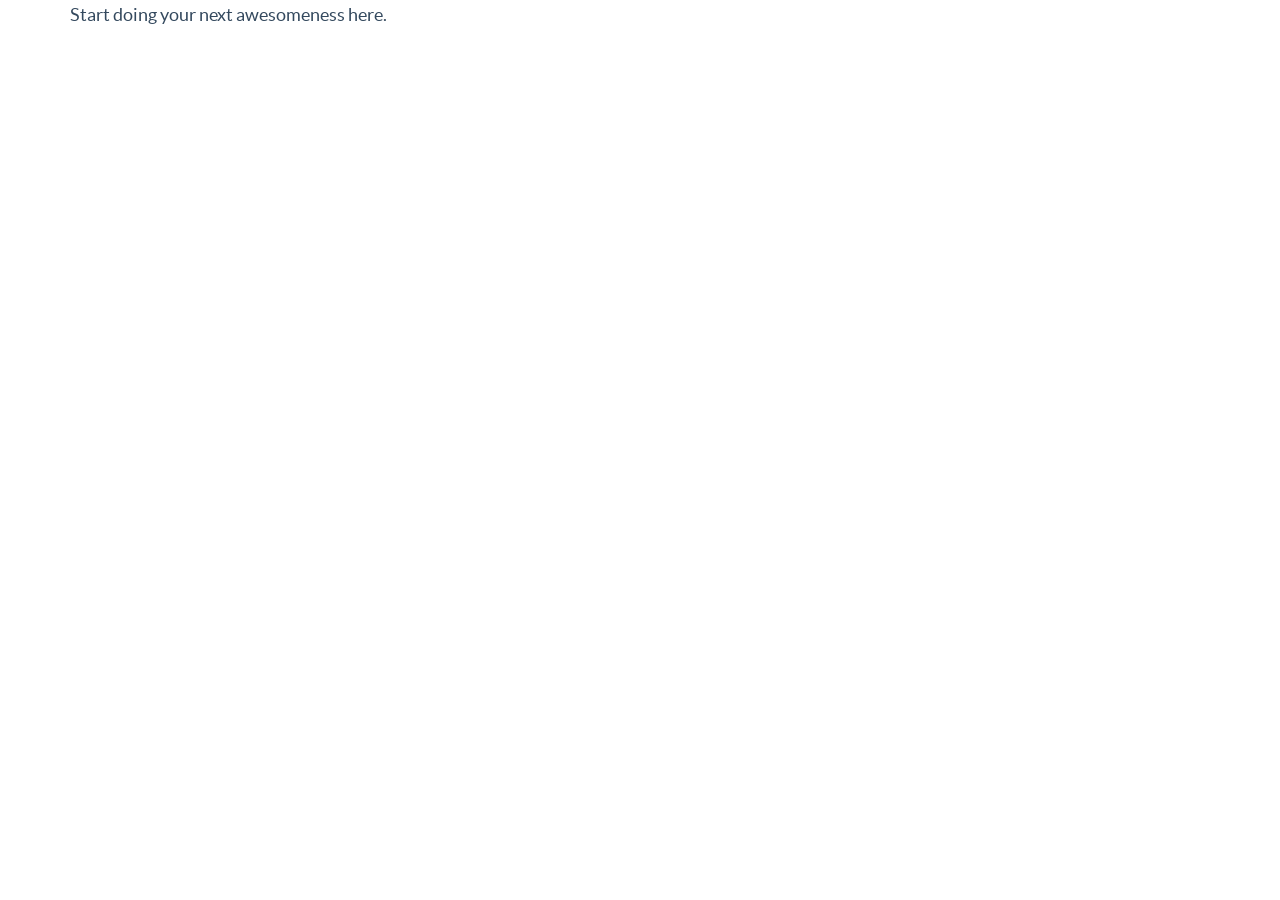
<file: flat-ui/template.html>
<!DOCTYPE html>
<html lang="en">
  <head>
    <meta charset="utf-8">
    <title>Flat UI Free</title>
    <meta name="viewport" content="width=device-width, initial-scale=1.0">

    <!-- Loading Bootstrap -->
    <link href="bootstrap/css/bootstrap.css" rel="stylesheet">

    <!-- Loading Flat UI -->
    <link href="css/flat-ui.css" rel="stylesheet">

    <link rel="shortcut icon" href="images/favicon.ico">

    <!-- HTML5 shim, for IE6-8 support of HTML5 elements. All other JS at the end of file. -->
    <!--[if lt IE 9]>
      <script src="js/html5shiv.js"></script>
      <script src="js/respond.min.js"></script>
    <![endif]-->
  </head>
  <body>
    <div class="container">
        Start doing your next awesomeness here.
    </div>
    <!-- /.container -->


    <!-- Load JS here for greater good =============================-->
    <script src="js/jquery-1.8.3.min.js"></script>
    <script src="js/jquery-ui-1.10.3.custom.min.js"></script>
    <script src="js/jquery.ui.touch-punch.min.js"></script>
    <script src="js/bootstrap.min.js"></script>
    <script src="js/bootstrap-select.js"></script>
    <script src="js/bootstrap-switch.js"></script>
    <script src="js/flatui-checkbox.js"></script>
    <script src="js/flatui-radio.js"></script>
    <script src="js/jquery.tagsinput.js"></script>
    <script src="js/jquery.placeholder.js"></script>
  </body>
</html>
</file>
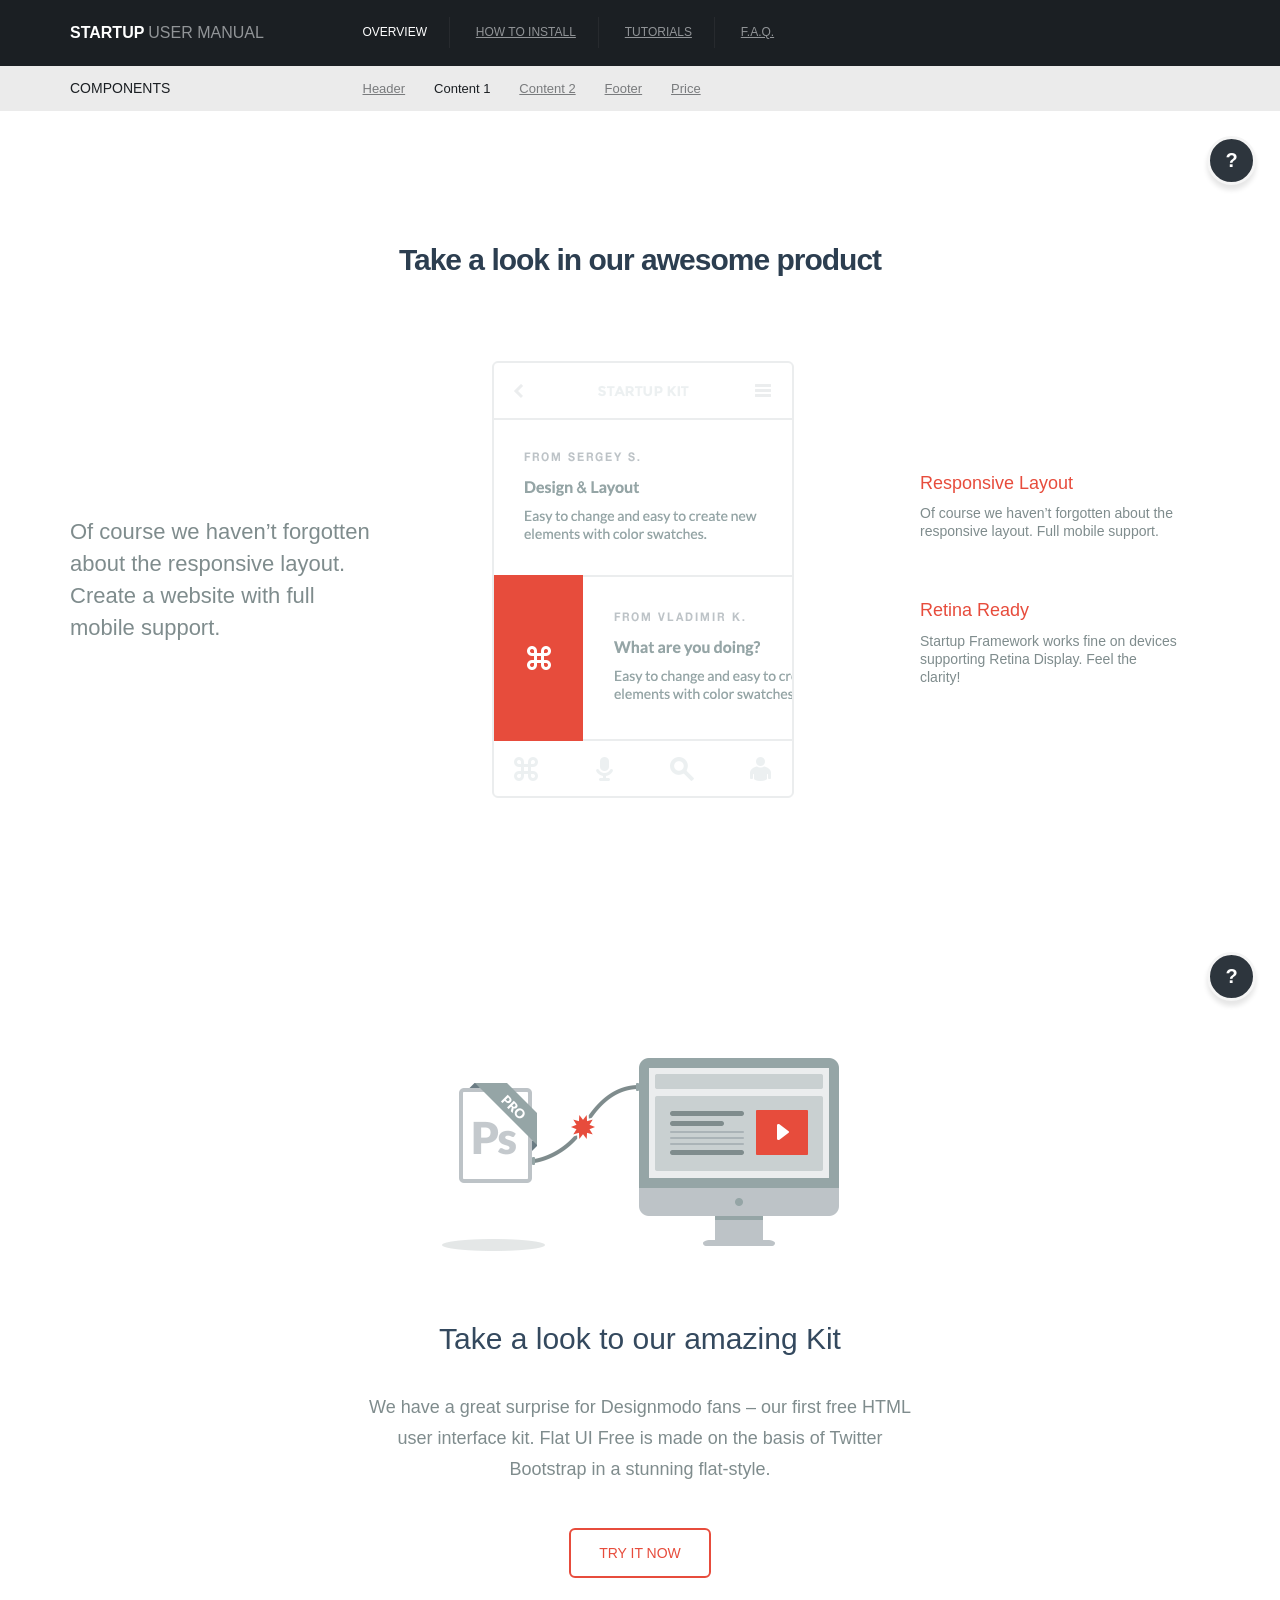
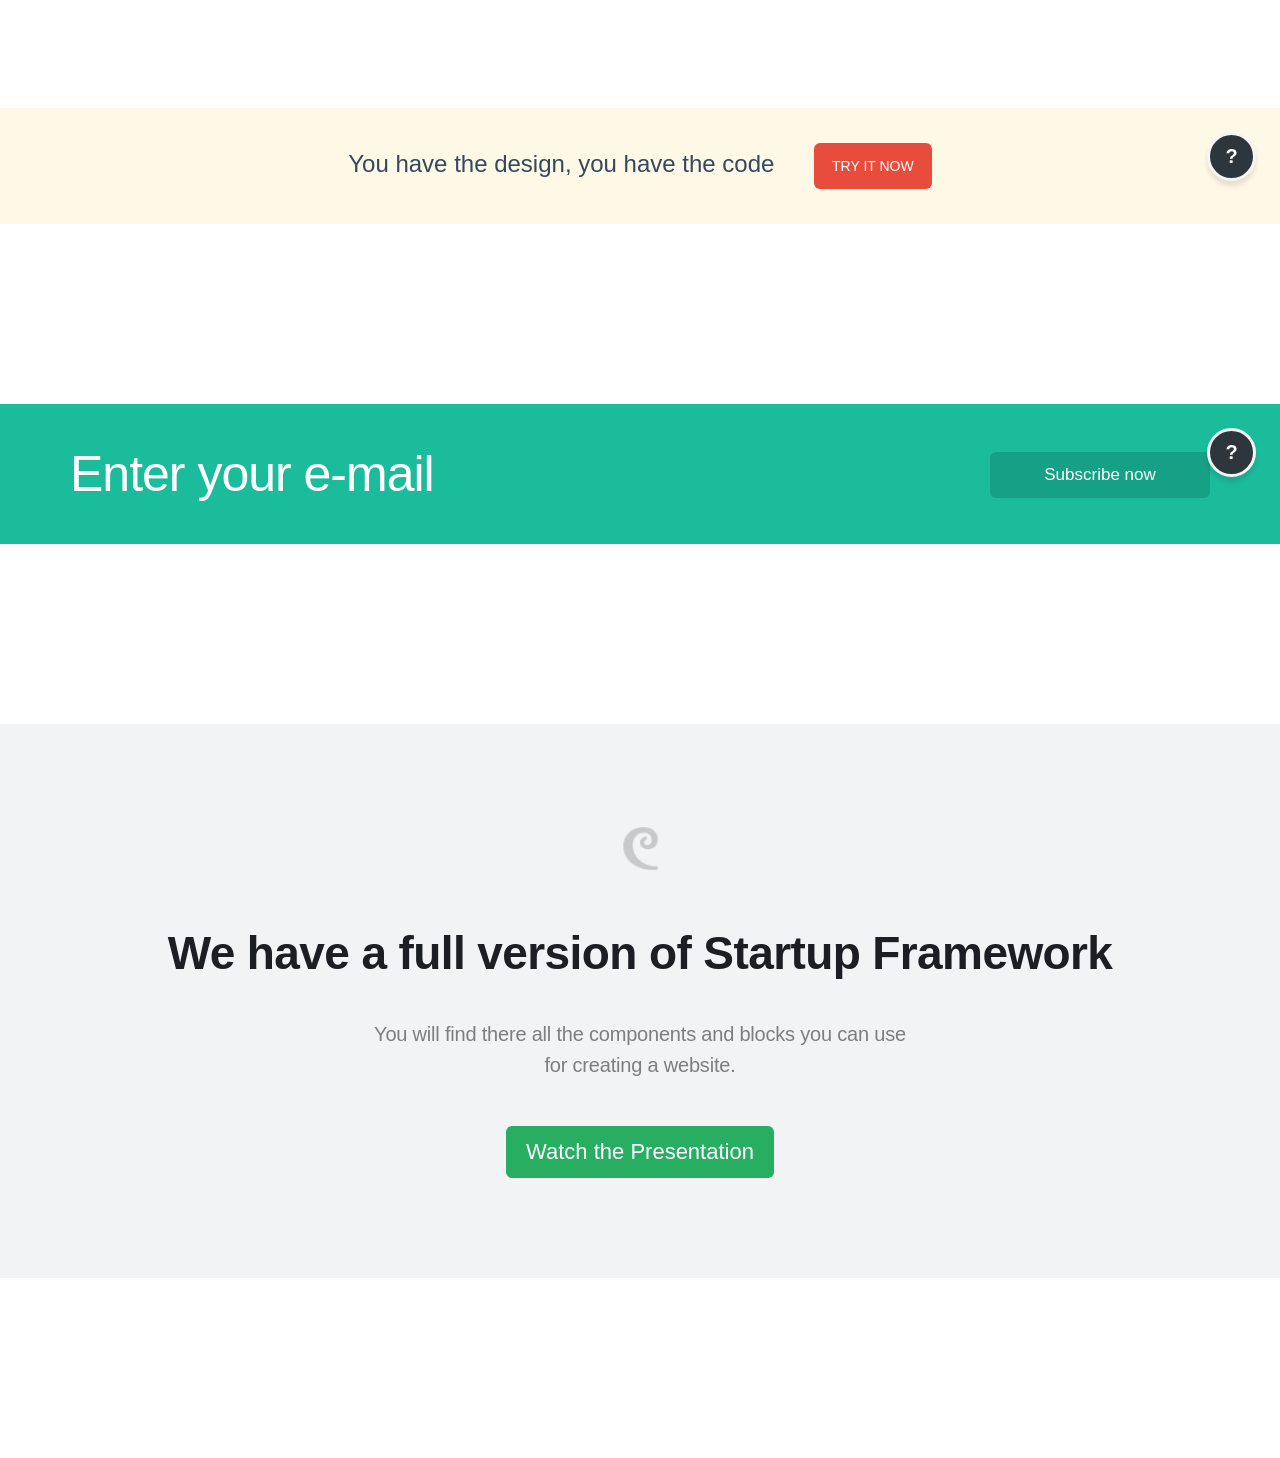
<file: manual/read/contents.html>
<!DOCTYPE html>
<html lang="en">
  <head>
    <meta charset="utf-8">
    <title>Startup user manual - Contents</title>
    <meta name="viewport" content="width=device-width, initial-scale=1.0">
    <link rel="shortcut icon" href="../../flat-ui/images/favicon.ico">
    <link rel="stylesheet" href="../../flat-ui/bootstrap/css/bootstrap.css">
    <link rel="stylesheet" href="../../flat-ui/css/flat-ui.css">
    <!-- Using only with Flat-UI (free)-->
    <link rel="stylesheet" href="../../common-files/css/icon-font.css">
    <!-- end -->
    <link rel="stylesheet" href="../../common-files/css/animations.css">
    <link rel="stylesheet" href="../read/css/style.css">
    <script src="../../common-files/js/jquery-1.10.2.min.js"></script>
  </head>
  <body>
    <nav class="dockbar navbar-fixed-top" id="header-dockbar">
      <menu class="main-menu">
        <div class="container">
          <div class="row">
            <a href="index.html" class="man-brand col-sm-3">
              <span class="logotype">Startup</span>
              <span class="doc-title">user manual</span>
            </a>
            <button id="open-close-menu" class="menu-btn btn-inverse"><span class="fui-list"></span>
            </button>
            <dl class="col-sm-8">
              <dd><a class="active">overview</a>
              </dd>
              <dd><a href="how_to_install.html">how to install</a>
              </dd>
              <dd><a href="tutorials.html">tutorials</a>
              </dd>
              <dd><a href="faq.html">f.a.q.</a>
              </dd>
            </dl>
          </div>
        </div>
      </menu>
      <menu class="sub-menu">
        <div class="container">
          <div class="row">
            <span class="sm-title col-sm-3">components</span>
            <dl class="col-sm-9">
              <dd><a href="headers.html">Header</a>
              </dd>
              <dd><a class="active" href="contents.html">Content 1</a>
              </dd>
              <dd><a href="contents2.html">Content 2</a>
              </dd>
              <dd><a href="footers.html">Footer</a>
              </dd>
              <dd><a href="prices.html">Price</a>
              </dd>
            </dl>
          </div>
        </div>
      </menu>
      <menu class="colapsed-menu">
        <dl>
          <dd><a class="active">overview</a>
            <dl>
              <dd><a href="headers.html">Header</a>
              </dd>
              <dd><a class="active" href="contents.html">Content1</a>
              </dd>
              <dd><a href="contents2.html">Content 2</a>
              </dd>
              <dd><a href="footers.html">Footer</a>
              </dd>
              <dd><a href="prices.html">Price</a>
              </dd>
            </dl>
          </dd>
          <dd><a href="how_to_install.html">how to install</a>
          </dd>
          <dd><a href="tutorials.html">tutorials</a>
          </dd>
          <dd><a href="faq.html">f.a.q.</a>
          </dd>
        </dl>
      </menu>
    </nav>
    <div class="mcontent">
      <div class="page-wrapper">
        <!-- demo sections-->
        <!-- content-1 -->
        <!-- content-7 -->
        <button class="read-man" id="content-7">
          ?
        </button>
        <div class="content-7 mask">
          <div class="container">
            <div class="hover-text">
              <div class="hu-border"><span>?</span>
                <h1>HOW TO USE THIS BLOCK</h1>
              </div>
            </div>
          </div>
        </div>
        <section class="content-7 v-center">
          <div>
            <div class="container">
              <h3>Take a look in our awesome product</h3>
              <div class="row v-center">
                <div class="col-sm-3">
                  <div>
                    Of course we haven’t forgotten about the responsive layout. Create a website with full mobile support.
                  </div>
                </div>
                <div class="col-sm-4">
                  <div class="col-sm-offset-1">
                    <div class="screen-wrapper">
                      <div class="screen">
                        <img src="../../common-files/img/content/screen-popup.png" alt="">
                        <img src="../../common-files/img/content/screen.png" alt="">
                      </div>
                    </div>
                  </div>
                </div>
                <div class="col-sm-3">
                  <div class="col-sm-offset-2">
                    <h6>Responsive Layout</h6>
Of course we haven’t forgotten about the responsive layout. Full mobile support.
                    <h6>Retina Ready</h6>
Startup Framework works fine on devices supporting Retina Display. Feel the clarity!
                  </div>
                </div>
              </div>
            </div>
          </div>
        </section>
        <!-- content-8 -->
        <button class="read-man" id="content-8">
          ?
        </button>
        <div class="content-8 mask">
          <div class="container">
            <div class="hover-text">
              <div class="hu-border"><span>?</span>
                <h1>HOW TO USE THIS BLOCK</h1>
              </div>
            </div>
          </div>
        </div>
        <section class="content-8 v-center">
          <div>
            <div class="container">
              <img src="../../common-files/img/content/img-1@2x.png" width="397" height="193" alt="">
              <h3>Take a look to our amazing Kit</h3>
              <div class="row">
                <div class="col-sm-6 col-sm-offset-3">
                  <p>We have a great surprise for Designmodo fans – our first free HTML user interface kit. Flat UI Free is made on the basis of Twitter Bootstrap in a stunning flat-style.
                  </p>
                  <a class="btn btn-large btn-clear" href="#">TRY IT NOW</a>
                </div>
              </div>
            </div>
          </div>
        </section>
        <!-- content-11 -->
        <button class="read-man" id="content-11">
          ?
        </button>
        <div class="content-11 mask">
          <div class="container">
            <div class="hover-text">
              <div class="hu-border"><span>?</span>
                <h1>HOW TO USE THIS BLOCK</h1>
              </div>
            </div>
          </div>
        </div>
        <section class="content-11">
          <div class="container">
            <span>You have the design, you have the code</span>
            <a class="btn btn-large btn-danger" href="#">TRY IT NOW</a>
          </div>
        </section>
        <div class="delimiter-big">
        </div>
        <!-- content-13 -->
        <button class="read-man" id="content-13">
          ?
        </button>
        <div class="content-13 mask">
          <div class="container">
            <div class="hover-text">
              <div class="hu-border"><span>?</span>
                <h1>HOW TO USE THIS BLOCK</h1>
              </div>
            </div>
          </div>
        </div>
        <section class="content-13 subscribe-form bg-turquoise">
          <div class="container">
            <div class="row">
              <form>
                <div class="col-sm-8">
                  <input type="text" placeholder="Enter your e-mail" spellcheck="false">
                </div>
                <div class="col-sm-4">
                  <button class="btn btn-large btn-primary" type="submit">
                    Subscribe now
                  </button>
                </div>
              </form>
            </div>
          </div>
        </section>
        <div class="delimiter-big">
        </div>
        <!-- demo -->
        <section class="demo">
          <div class="container">
            <div class="row">
              <div class="col-sm-12 img">
                <img src="../../common-files/icons/demo.gif" width="48" height="48" />
              </div>
            </div>
            <div class="row">
              <div class="col-sm-12">
                <h3>We have a full version of Startup Framework</h3>
              </div>
            </div>
            <div class="row">
              <div class="col-sm-6 col-sm-offset-3 centered">
                <p>
                  You will find there all the components and blocks you can use for creating a website.
                </p>
                <a href="http://designmodo.com/startup/?utm_source=demo&utm_medium=demo&utm_campaign=demo" class="btn">Watch the Presentation</a>
              </div>
            </div>
          </div>
        </section>
        <div class="delimiter-big"></div>
      </div>
      <!-- manual sections -->
      <div class="manual">
        <a href="index.html" class="man-brand"> <span class="logotype">Startup</span>  <span class="doc-title">user manual</span>
        </a>
        <div class="content-7">
          <button class="back-button">&#10005;</button>
          <div class="content-man">
            <h1>Block Content #7</h1>
            <ol>
              <li>
                <h3>Overview</h3>
                <p>
                  This block was developed as a standard content block. Each block that is marked as 'content' can be used multiple times on one page.
                </p>
              </li>
              <li>
                <h3>Installation</h3>
                <p>
                  If you haven't already done all the instructions from the <a href="how_to_install.html">how to install</a> page of this documentation, please do that first.
                </p>
              </li>
              <li>
                <h3>CSS version:</h3>
                <p>
                  To use this block, simply copy and paste the following rows into your HTML file:
                </p>
                <pre class="language-markup"><code class="language-markup"><section class="content-7 v-center">
    <div>
        <div class="container">
            <h3>Take a look in our awesome product</h3>
            <div class="row v-center">
                <div class="col-sm-3">
                    <div>
                        Of course we haven’t forgotten about the responsive layout. Create a website with full mobile
                        support.
                    </div>
                </div>
                <div class="col-sm-4">
                    <div class="col-sm-offset-1">
                        <div class="screen-wrapper">
                            <div class="screen">
                                <img src="../../common-files/img/content/screen-popup.png" alt="">
                                <img src="../../common-files/img/content/screen.png" alt="">
                            </div>
                        </div>
                    </div>
                </div>
                <div class="col-sm-3">
                    <div class="col-sm-offset-2">
                        <h6>Responsive Layout</h6>
                        Of course we haven’t forgotten about the responsive layout. Full mobile support.
                        <h6>Retina Ready</h6>
                        Startup Framework works fine on devices supporting Retina Display. Feel the clarity!
                    </div>
                </div>
            </div>
        </div>
    </div>
</section></code></pre>
              </li>
              <li>
                <h3>LESS version:</h3>
                <p>
                  Copy the same code as in css version and paste it in your '<strong>.less</strong>' file. Put the following line after that code:
                </p>
                <pre class="language-scss"><code>@import '../../ui-kit/ui-kit-content/less/content-7.less';</code></pre>
              </li>
              <li>
                <h3>Component Modification:</h3>
                <p>
                  In this section you will see what modifications you can do to the block.
                </p>
                <p>
                  Like all the other content blocks this block is based on a grid. You can modify any element of this block, but you should follow the same HTML structure if you want to maintain its look and functionality.
                </p>
                <p>
                  This block has a title with center alignment on the top. It also has three columns.
                </p>
                <p>
                  The first column contains simple text.
                </p>
                <p>
                  The second column contains two images within <code class="language-markup">&lt;div class="screen"&gt;...&lt;/div&gt;</code> which are used for animation.
                </p>
                <p>
                  The last column contains items with a title and a description.
                </p>
              </li>
              <li>
                <h3>Samples</h3>
                <p>
                  We have created examples for you to see how this block looks along with other content.
                </p>
                <hr/>
                <p>
                  You can see it in next samples:
                  <br/>
                  <a href="../../samples/sample-04/index.html" class="inner-link" target="_blank">sample # 4</a>
                  <br/>
                  <a href="../../samples/sample-20/index.html" class="inner-link" target="_blank">sample # 20</a>
                  <br/>
                  <a href="../../samples/sample-22/index.html" class="inner-link" target="_blank">sample # 22</a>
                </p>
              </li>
            </ol>
          </div>
        </div>
        <div class="content-8">
          <button class="back-button">&#10005;</button>
          <div class="content-man">
            <h1>Block Content #8</h1>
            <ol>
              <li>
                <h3>Overview</h3>
                <p>
                  This block was developed as a standard content block. Each block that is marked as 'content' can be used multiple times on one page.
                </p>
              </li>
              <li>
                <h3>Installation</h3>
                <p>
                  If you haven't already done all the instructions from the <a href="how_to_install.html">how to install</a> page of this documentation, please do that first.
                </p>
              </li>
              <li>
                <h3>CSS version:</h3>
                <p>
                  To use this block, simply copy and paste the following rows into your HTML file:
                </p>
                <pre class="language-markup"><code class="language-markup"><section class="content-8 v-center">
    <div>
        <div class="container">
            <img src="../../common-files/img/content/img-1@2x.png" width="397" height="193" alt="">
            <h3>Take a look to our amazing Kit</h3>
            <div class="row">
                <div class="col-sm-6 col-sm-offset-3">
                    <p>We have a great surprise for Designmodo fans – our first free HTML user interface kit.
                        Flat UI Free is made on the basis of Twitter Bootstrap in a stunning flat-style.
                    </p>
                    <a class="btn btn-large btn-clear" href="#">TRY IT NOW</a>
                </div>
            </div>
        </div>
    </div>
</section>
</code></pre>
              </li>
              <li>
                <h3>LESS version:</h3>
                <small>if you not already done all instructions
            that you had to read on the <a href="how_to_install.html">how to install</a> page
            of this documentation please make it first
        </small>
                <p>
                  Copy the same code as in css version and paste it in your '<strong>.less</strong>' file. Put the following line after that code:
                </p>
                <pre class="language-scss"><code>@import '../../ui-kit/ui-kit-content/less/content-8.less';</code></pre>
              </li>
              <li>
                <h3>Component Modification:</h3>
                <p>
                  In this section you will see what modifications you can do to the block.
                </p>
                <p>
                  Like all the other content blocks this block is based on a grid. You can modify any element of this block, but you should follow the same HTML structure if you want to maintain its look and functionality.
                </p>
                <p>
                  This blocks has center alignment for all of its elements. It has an image, a title, a description or a slogan and a button. You need to apply your own functionality to the button.
                </p>
              </li>
              <li>
                <h3>Samples</h3>
                <p>
                  We have created this example for you to see how this block looks combined with other content.
                </p>
                <hr/>
                <p>
                  You can see it in <a href="../../samples/sample-04/index.html" class="inner-link" target="_blank">sample # 4</a>
                </p>
              </li>
            </ol>
          </div>
        </div>
        <div class="content-11">
          <button class="back-button">&#10005;</button>
          <div class="content-man">
            <h1>Block Content #11</h1>
            <ol>
              <li>
                <h3>Overview</h3>
                <p>
                  This block was developed as a standard content block. Each block that is marked as 'content' can be used multiple times on one page.
                </p>
              </li>
              <li>
                <h3>Installation</h3>
                <p>
                  If you haven't already done all the instructions from the <a href="how_to_install.html">how to install</a> page of this documentation, please do that first.
                </p>
              </li>
              <li>
                <h3>CSS version:</h3>
                <p>
                  To use this block, simply copy and paste the following rows into your HTML file:
                </p>
                <pre class="language-markup"><code class="language-markup"><section class="content-11">
    <div class="container">
        <span>You have the design, you have the code</span>
        <a class="btn btn-large btn-danger" href="#">TRY IT NOW</a>
    </div>
</section></code></pre>
              </li>
              <li>
                <h3>LESS version:</h3>
                <p>
                  Copy the same code as in css version and paste it in your '<strong>.less</strong>' file. Put the following line after that code:
                </p>
                <pre class="language-scss"><code>@import '../../ui-kit/ui-kit-content/less/content-11.less';</code></pre>
              </li>
              <li>
                <h3>Component Modification:</h3>
                <p>
                  In this section you will see what modifications you can do to the block.
                </p>
                <p>
                  This block is very simple and contains only text and a button. All the elements have center alignment. You can modify any element of this block, but you should follow the same HTML structure if you want to maintain its look and functionality.
                </p>
                <p>
                  You need to implement the functionality for the button yourself.
                </p>
              </li>
              <li>
                <h3>Samples</h3>
                <p>
                  We have created examples for you to see how this block looks along with other content.
                </p>
                <hr/>
                <p>
                  You can see it in next samples:
                  <br/>
                  <a href="../../samples/sample-04/index.html" class="inner-link" target="_blank">sample # 4</a>
                  <br/>
                  <a href="../../samples/sample-14/index.html" class="inner-link" target="_blank">sample # 14</a>
                  <br/>
                  <a href="../../samples/sample-20/index.html" class="inner-link" target="_blank">sample # 20</a>
                </p>
              </li>
            </ol>
          </div>
        </div>
        <div class="content-13">
          <button class="back-button">&#10005;</button>
          <div class="content-man">
            <h1>Block Content #13</h1>
            <ol>
              <li>
                <h3>Overview</h3>
                <p>
                  This block was developed as a standard content block. Each block that is marked as 'content' can be used multiple times on one page.
                </p>
              </li>
              <li>
                <h3>Installation</h3>
                <p>
                  If you haven't already done all the instructions from the <a href="how_to_install.html">how to install</a> page of this documentation, please do that first.
                </p>
              </li>
              <li>
                <h3>CSS version:</h3>
                <p>
                  To use this block, simply copy and paste the following rows into your HTML file:
                </p>
                <pre class="language-markup"><code class="language-markup"><section class="content-13 subscribe-form bg-turquoise">
    <div class="container">
        <div class="row">
            <form>
                <div class="col-sm-8">
                    <input type="text" placeholder="Enter your e-mail" spellcheck="false">
                </div>
                <div class="col-sm-4">
                    <button class="btn btn-large btn-primary" type="submit">
                        Subscribe now
                    </button>
                </div>
            </form>
        </div>
    </div>
</section></code></pre>
              </li>
              <li>
                <h3>LESS version:</h3>
                <p>
                  Copy the same code as in css version and paste it in your '<strong>.less</strong>' file. Put the following line after that code:
                </p>
                <pre class="language-scss"><code>@import '../../ui-kit/ui-kit-content/less/content-13.less';</code></pre>
              </li>
              <li>
                <h3>Component Modification:</h3>
                <p>
                  In this section you will see what modifications you can do to the block.
                </p>
                <p>
                  This block is a subscription form. You can send the data from the form to the server or do something else with it. To add functionality to this form you need to add parameters to the form tag.
                </p>
                <p>
                  You need to add functionality for the action of this block yourself.
                </p>
              </li>
              <li>
                <h3>Samples</h3>
                <p>
                  We have created examples for you to see how this block looks along with other content.
                </p>
                <hr/>
                <p>
                  You can see it in next samples:
                  <br/>
                  <a href="../../samples/sample-03/index.html" class="inner-link" target="_blank">sample # 3</a>
                  <br/>
                  <a href="../../samples/sample-05/index.html" class="inner-link" target="_blank">sample # 05</a>
                </p>
              </li>
            </ol>
          </div>
        </div>
      </div>
    </div>
    <!-- Placed at the end of the document so the pages load faster -->
    <script src="../../flat-ui/js/bootstrap.min.js"></script>
    <script src="../../common-files/js/jquery.scrollTo-1.4.3.1-min.js"></script>
    <script src="../../common-files/js/modernizr.custom.js"></script>
    <script src="../../common-files/js/page-transitions.js"></script>
    <script src="../../common-files/js/easing.min.js"></script>
    <script src="../../common-files/js/jquery.svg.js"></script>
    <script src="../../common-files/js/jquery.svganim.js"></script>
    <script src="../../common-files/js/startup-kit.js"></script>
    <script src="../js/prism/prism.js"></script>
    <script src="../js/script.js"></script>
  </body>
</html>
</file>
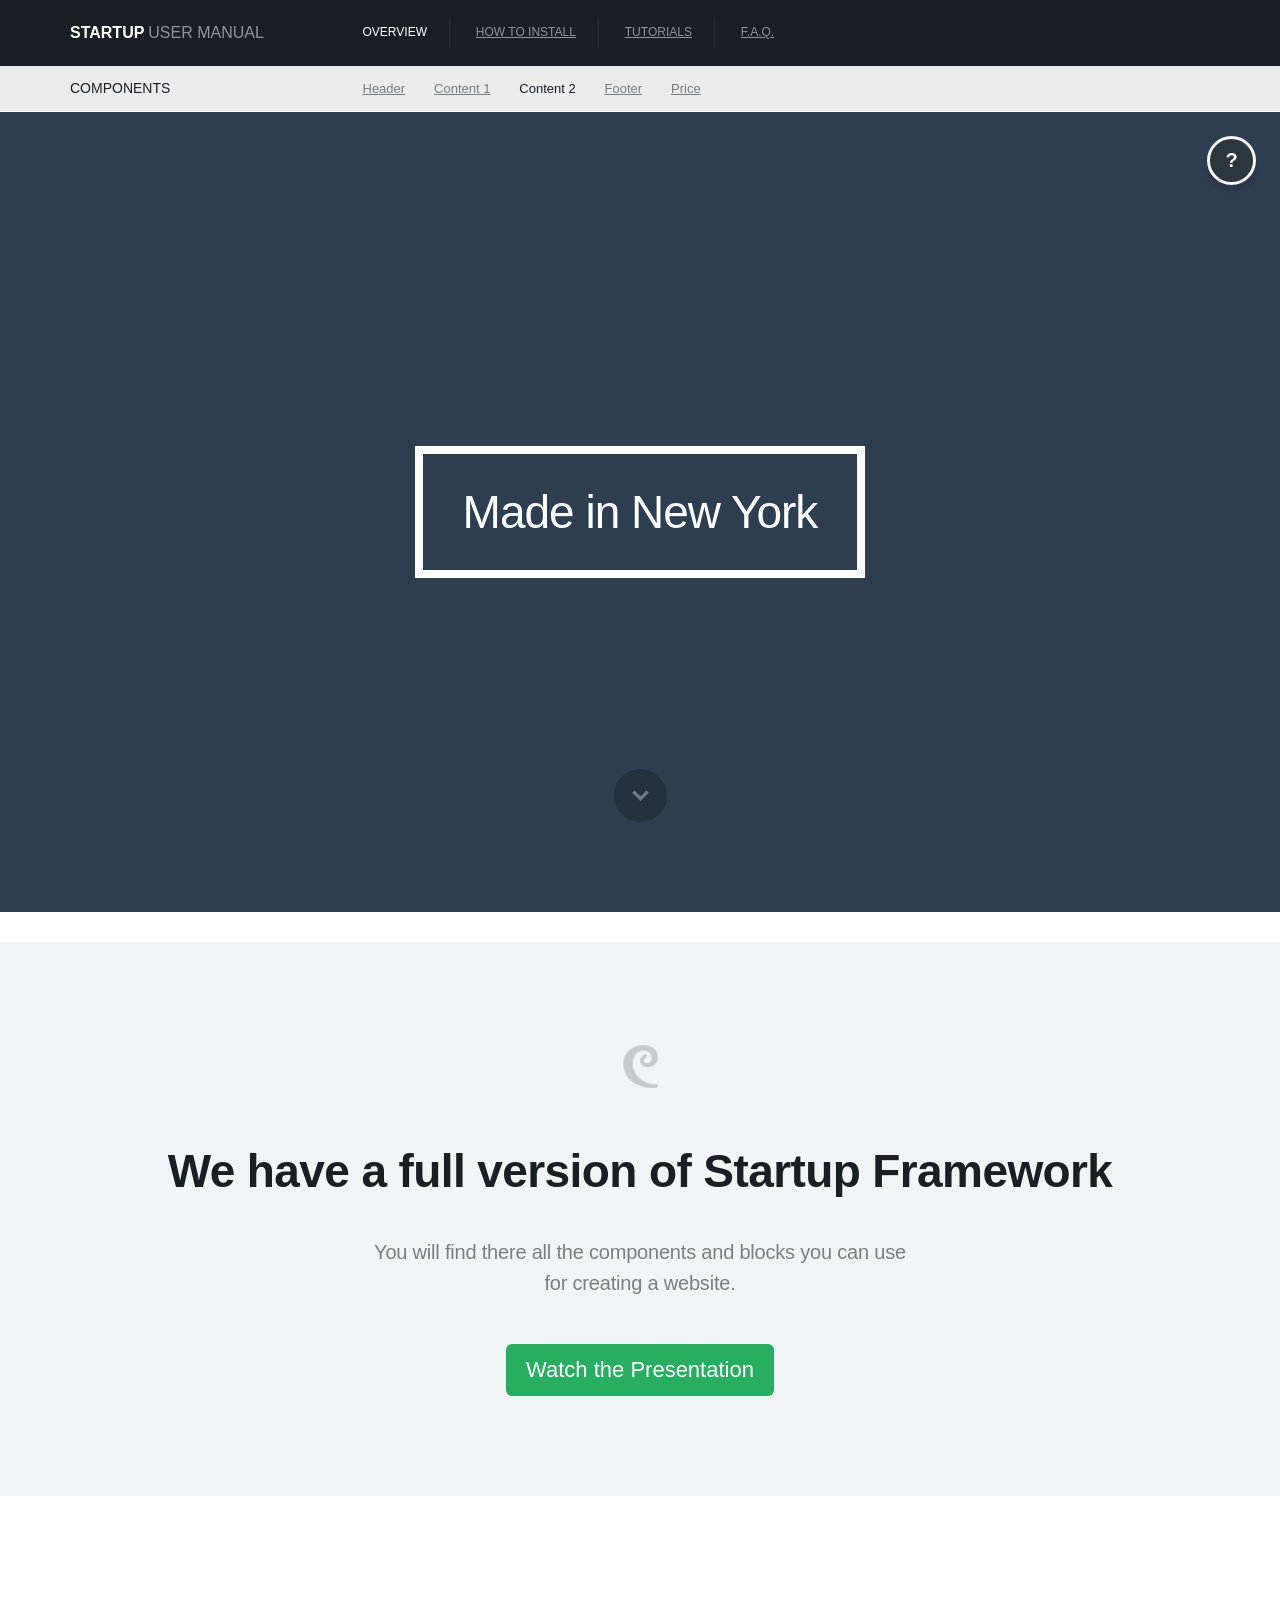
<file: manual/read/contents2.html>
<!DOCTYPE html>
<html lang="en">
  <head>
    <meta charset="utf-8">
    <title>Startup user manual - Contents</title>
    <meta name="viewport" content="width=device-width, initial-scale=1.0">
    <link rel="shortcut icon" href="../../flat-ui/images/favicon.ico">
    <link rel="stylesheet" href="../../flat-ui/bootstrap/css/bootstrap.css">
    <link rel="stylesheet" href="../../flat-ui/css/flat-ui.css">
    <!-- Using only with Flat-UI (free)-->
    <link rel="stylesheet" href="../../common-files/css/icon-font.css">
    <!-- end -->
    <link rel="stylesheet" href="../../common-files/css/animations.css">
    <link rel="stylesheet" href="../read/css/style.css">
    <script src="../../common-files/js/jquery-1.10.2.min.js"></script>
  </head>
  <body>
    <nav class="dockbar navbar-fixed-top" id="header-dockbar">
      <menu class="main-menu">
        <div class="container">
          <div class="row">
            <a href="index.html" class="man-brand col-sm-3">
              <span class="logotype">Startup</span>
              <span class="doc-title">user manual</span>
            </a>
            <button id="open-close-menu" class="menu-btn btn-inverse"><span class="fui-list"></span>
            </button>
            <dl class="col-sm-8">
              <dd><a class="active">overview</a>
              </dd>
              <dd><a href="how_to_install.html">how to install</a>
              </dd>
              <dd><a href="tutorials.html">tutorials</a>
              </dd>
              <dd><a href="faq.html">f.a.q.</a>
              </dd>
            </dl>
          </div>
        </div>
      </menu>
      <menu class="sub-menu">
        <div class="container">
          <div class="row">
            <span class="sm-title col-sm-3">components</span>
            <dl class="col-sm-9">
              <dd><a href="headers.html">Header</a>
              </dd>
              <dd><a href="contents.html">Content 1</a>
              </dd>
              <dd><a class="active" href="contents2.html">Content 2</a>
              </dd>
              <dd><a href="footers.html">Footer</a>
              </dd>
              <dd><a href="prices.html">Price</a>
              </dd>
            </dl>
          </div>
        </div>
      </menu>
      <menu class="colapsed-menu">
        <dl>
          <dd><a class="active">overview</a>
            <dl>
              <dd><a href="headers.html">Header</a>
              </dd>
              <dd><a href="contents.html">Content1</a>
              </dd>
              <dd><a class="active" href="contents2.html">Content 2</a>
              </dd>
              <dd><a href="footers.html">Footer</a>
              </dd>
              <dd><a href="prices.html">Price</a>
              </dd>
            </dl>
          </dd>
          <dd><a href="how_to_install.html">how to install</a>
          </dd>
          <dd><a href="tutorials.html">tutorials</a>
          </dd>
          <dd><a href="faq.html">f.a.q.</a>
          </dd>
        </dl>
      </menu>
    </nav>
    <div class="mcontent">
      <div class="page-wrapper">
        <!-- demo sections-->
        <!-- content-23 -->
        <button class="read-man" id="content-23">
          ?
        </button>
        <div class="content-23 mask">
          <div class="container">
            <div class="hover-text">
              <div class="hu-border"><span>?</span>
                <h1>HOW TO USE THIS BLOCK</h1>
              </div>
            </div>
          </div>
        </div>
        <section class="content-23 v-center bg-midnight-blue">
          <div>
            <div class="container">
              <div class="hero-unit hero-unit-bordered">
                <h1>Made in New York</h1>
              </div>
            </div>
          </div>
          <a class="control-btn fui-arrow-down" href="#"></a>
        </section>
        <div class="delimiter">
        </div>
        <!-- demo -->
        <section class="demo">
          <div class="container">
            <div class="row">
              <div class="col-sm-12 img">
                <img src="../../common-files/icons/demo.gif" width="48" height="48" />
              </div>
            </div>
            <div class="row">
              <div class="col-sm-12">
                <h3>We have a full version of Startup Framework</h3>
              </div>
            </div>
            <div class="row">
              <div class="col-sm-6 col-sm-offset-3 centered">
                <p>
                  You will find there all the components and blocks you can use for creating a website.
                </p>
                <a href="http://designmodo.com/startup/?utm_source=demo&utm_medium=demo&utm_campaign=demo" class="btn">Watch the Presentation</a>
              </div>
            </div>
          </div>
        </section>
        <div class="delimiter-big"></div>
      </div>
      <!-- manual sections -->
      <div class="manual">
        <a href="index.html" class="man-brand"> <span class="logotype">Startup</span>  <span class="doc-title">user manual</span>
        </a>
        <div class="content-23">
          <button class="back-button">&#10005;</button>
          <div class="content-man">
            <h1>Block Content #23</h1>
            <ol>
              <li>
                <h3>Overview</h3>
                <p>
                  This block was developed as a standard content block. Each block that is marked as 'content' can be used multiple times on one page.
                </p>
              </li>
              <li>
                <h3>Installation</h3>
                <p>
                  If you haven't already done all the instructions from the <a href="how_to_install.html">how to install</a> page of this documentation, please do that first.
                </p>
              </li>
              <li>
                <h3>CSS version:</h3>
                <p>
                  To use this block, simply copy and paste the following rows into your HTML file:
                </p>
                <pre class="language-markup"><code class="language-markup"><section class="content-23 v-center bg-midnight-blue">
    <div>
        <div class="container">
            <div class="hero-unit hero-unit-bordered">
                <h1>Made in New York</h1>
            </div>
        </div>
    </div>
    <a class="control-btn fui-arrow-down" href="#"> </a>
</section></code></pre>
              </li>
              <li>
                <h3>LESS version:</h3>
Copy the same code as in css versionand paste it in your '<strong>.less</strong>' file. Put the following line after that code:
                </p>
                <pre class="language-scss"><code>@import '../../ui-kit/ui-kit-content/less/content-23.less';</code></pre>
              </li>
              <li>
                <h3>Component Modification:</h3>
                <p>
                  In this section you will see what modifications you can do to the block.
                </p>
                <p>
                  Like all the other content blocks this block is based on a grid. You can modify any element of this block, but you should follow the same HTML structure if you want to maintain its look and functionality.
                </p>
                <p>
                  This is a very simple block. It only has a slogan with border that has center alignment in both directions (horizontal and vertical). This block also has a button with absolute position which takes you to the next block on the page.
                </p>
              </li>
              <li>
                <h3>Samples</h3>
                <p>
                  We have created examples for you to see how this block looks along with other content.
                </p>
                <hr/>
                <p>
                  You can see it in next samples:
                  <br/>
                  <a href="../../samples/sample-04/index.html" class="inner-link" target="_blank">sample # 4</a>
                  <br/>
                  <a href="../../samples/sample-23/index.html" class="inner-link" target="_blank">sample # 23</a>
                </p>
              </li>
            </ol>
          </div>
        </div>
      </div>
    </div>
    <!-- Placed at the end of the document so the pages load faster -->
    <script src="../../flat-ui/js/bootstrap.min.js"></script>
    <script src="../../common-files/js/jquery.scrollTo-1.4.3.1-min.js"></script>
    <script src="../../common-files/js/modernizr.custom.js"></script>
    <script src="../../common-files/js/page-transitions.js"></script>
    <script src="../../common-files/js/easing.min.js"></script>
    <script src="../../common-files/js/jquery.svg.js"></script>
    <script src="../../common-files/js/jquery.svganim.js"></script>
    <script src="../../common-files/js/startup-kit.js"></script>
    <script src="../js/prism/prism.js"></script>
    <script src="../js/script.js"></script>
  </body>
</html>
</file>
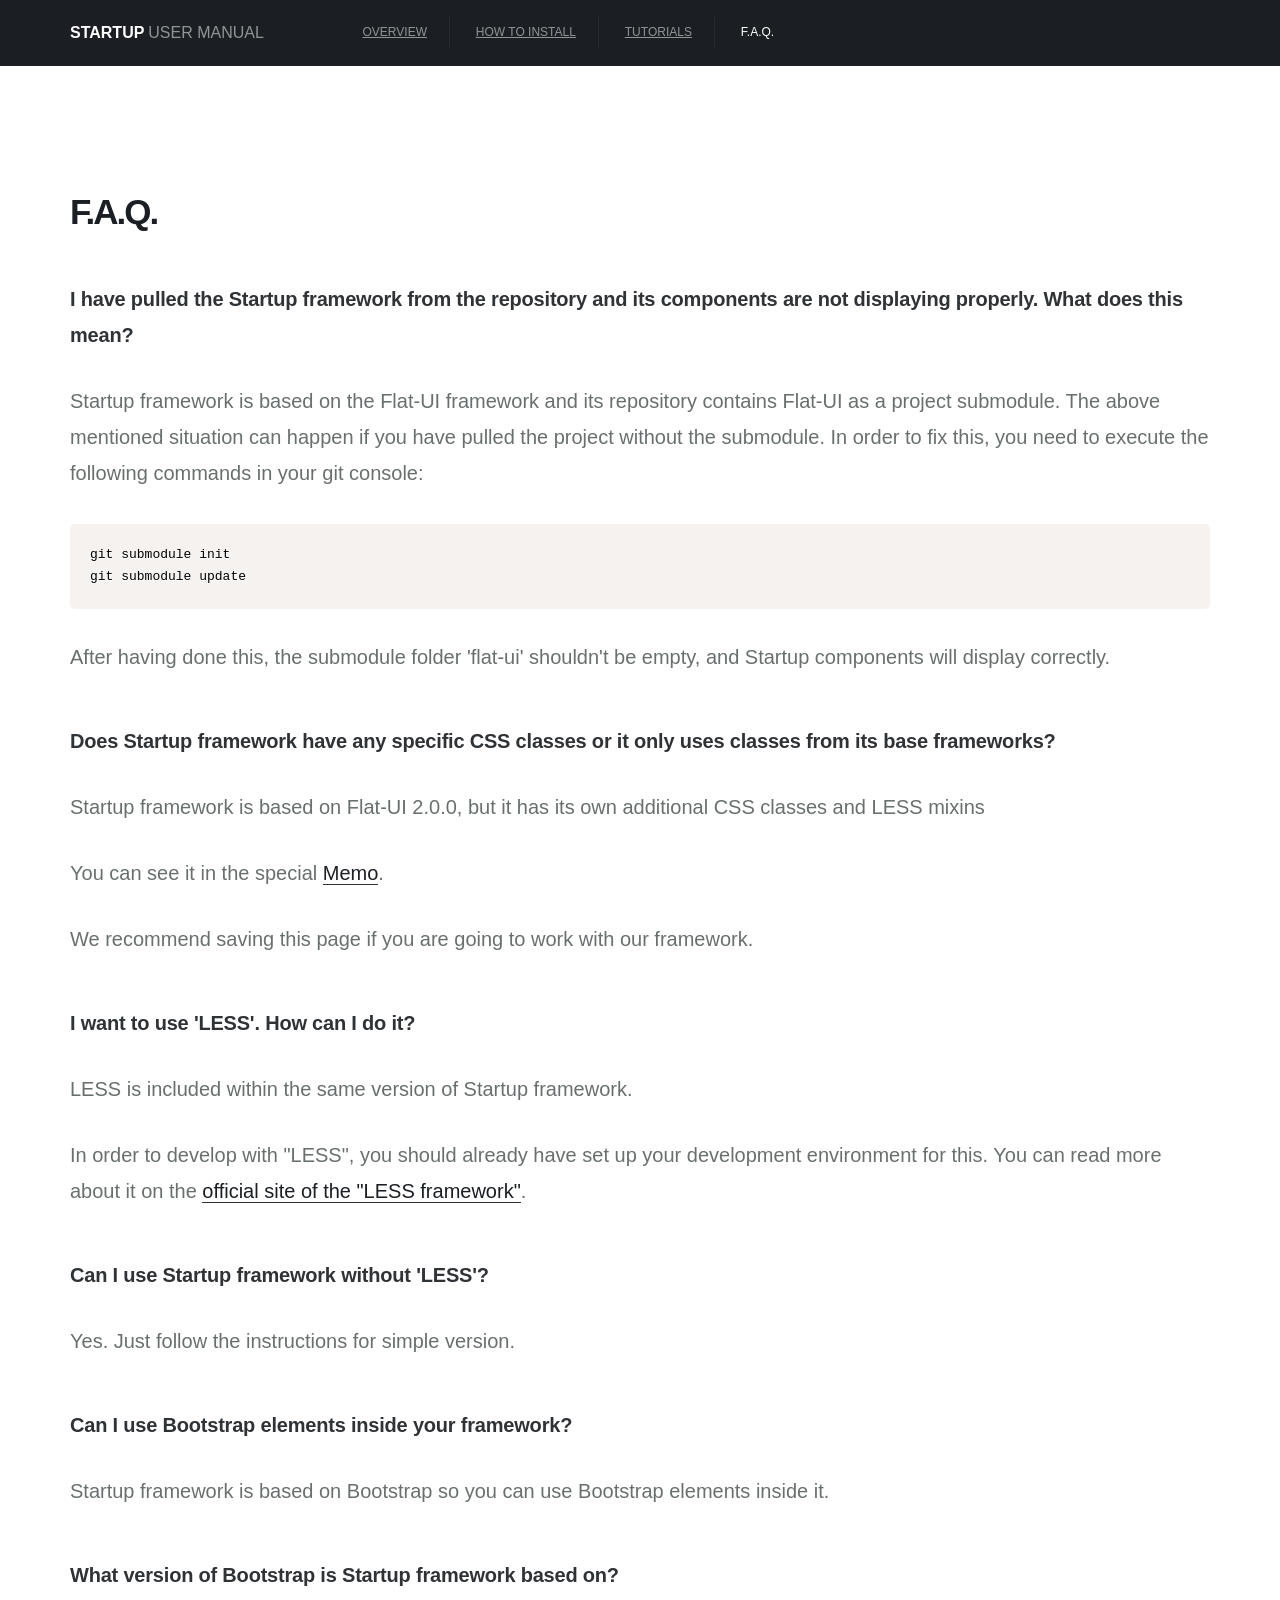
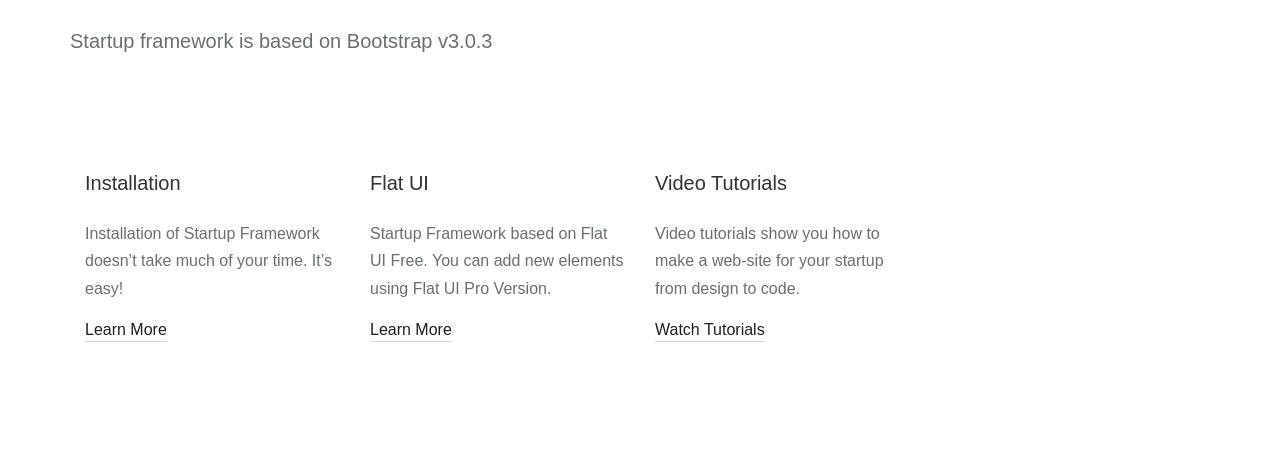
<file: manual/read/faq.html>
<!DOCTYPE html>
<html>
  <head>
    <meta charset="utf-8">
    <title>Startup user manual - F.A.Q.</title>
    <meta name="apple-mobile-web-app-capable" content="yes" />
    <meta name="viewport" content="width=device-width, initial-scale=1.0, maximum-scale=1.0, user-scalable=no" />
    <meta name="apple-mobile-web-app-status-bar-style" content="black" />
    <link rel="shortcut icon" href="../../flat-ui/images/favicon.ico">
    <link rel="stylesheet" href="../../flat-ui/bootstrap/css/bootstrap.css">
    <link rel="stylesheet" href="../../flat-ui/css/flat-ui.css">
    <!-- Using only with Flat-UI (free)-->
    <link rel="stylesheet" href="../../common-files/css/icon-font.css">
    <!-- end -->
    <link rel="stylesheet" href="../../common-files/css/animations.css">
    <link rel="stylesheet" href="../read/css/style.css">
    <script src="../../common-files/js/jquery-1.10.2.min.js"></script>
  </head>
  <body class="wo-components">
    <nav class="dockbar navbar-fixed-top" id="header-dockbar">
      <menu class="main-menu">
        <div class="container">
          <div class="row">
            <a href="index.html" class="man-brand col-sm-3">
              <span class="logotype">Startup</span>
              <span class="doc-title">user manual</span>
            </a>
            <button id="open-close-menu" class="menu-btn btn-inverse"><span class="fui-list"></span>
            </button>
            <dl class="col-sm-8">
              <dd><a href="index.html">overview</a>
              </dd>
              <dd><a href="how_to_install.html">how to install</a>
              </dd>
              <dd><a href="tutorials.html">tutorials</a>
              </dd>
              <dd><a class="active">f.a.q.</a>
              </dd>
            </dl>
          </div>
        </div>
      </menu>
      <menu class="colapsed-menu">
        <dl>
          <dd><a href="index.html">overview</a>
            <dl>
              <dd><a href="headers.html">Header</a>
              </dd>
              <dd><a href="contents.html">Content 1</a>
              </dd>
              <dd><a href="contents2.html">Content 2</a>
              </dd>
              <dd><a href="footers.html">Footer</a>
              </dd>
              <dd><a href="prices.html">Price</a>
              </dd>
            </dl>
          </dd>
          <dd><a href="how_to_install.html">how to install</a>
          </dd>
          <dd><a href="tutorials.html">tutorials</a>
          </dd>
          <dd><a class="active">f.a.q.</a>
          </dd>
        </dl>
      </menu>
    </nav>
    <div class="page-wrapper">
      <section class="manual-pages faq">
        <div class="container">
          <div class="row">
            <div class="col-sm-12">
              <h1>F.A.Q.</h1>
              <div class="questions">
                <div class="question">
                  <p>I have pulled the Startup framework from the repository and its components are not displaying properly. What does this mean?</p>
                  <div class="answer">
                    <p>Startup framework is based on the Flat-UI framework and its repository contains Flat-UI as a project submodule. The above mentioned situation can happen if you have pulled the project without the submodule. In order to fix this, you
                      need to execute the following commands in your git console:
                    </p>
                    <pre class="language-bash"><code class="language-bash">git submodule init
git submodule update</code></pre>
                    <p>After having done this, the submodule folder 'flat-ui' shouldn't be empty, and Startup components will display correctly.</p>
                  </div>
                </div>
                <div class="question">
                  <p>Does Startup framework have any specific CSS classes or it only uses classes from its base frameworks?</p>
                  <div class="answer">
                    <p>
                      Startup framework is based on Flat-UI 2.0.0, but it has its own additional CSS classes and LESS mixins
                    </p>
                    <p>
                      You can see it in the special <a href="startup-css-micro.html" target="_blank" class="inner-link">Memo</a>.
                    </p>
                    <p>We recommend saving this page if you are going to work with our framework.</p>
                  </div>
                </div>
                <div class="question">
                  <p>I want to use 'LESS'. How can I do it?</p>
                  <div class="answer">
                    <p>LESS is included within the same version of Startup framework.</p>
                    <p>
                      In order to develop with "LESS", you should already have set up your development environment for this. You can read more about it on the <a href="http://lesscss.org/" target="_blank">official site of the "LESS framework"</a>.
                    </p>
                  </div>
                </div>
                <div class="question">
                  <p>Can I use Startup framework without 'LESS'?</p>
                  <div class="answer">
                    <p>
                      Yes. Just follow the instructions for simple version.
                    </p>
                  </div>
                </div>
                <div class="question">
                  <p>Can I use Bootstrap elements inside your framework?</p>
                  <div class="answer">
                    <p>
                      Startup framework is based on Bootstrap so you can use Bootstrap elements inside it.
                    </p>
                  </div>
                </div>
                <div class="question">
                  <p>What version of Bootstrap is Startup framework based on?</p>
                  <div class="answer">
                    <p>
                      Startup framework is based on Bootstrap v3.0.3
                    </p>
                  </div>
                </div>
              </div>
            </div>
          </div>
          <div class="row man-items">
            <div class="col-sm-3">
              <h3>Installation</h3>
              <p>Installation of Startup Framework doesn’t take much of your time. It’s easy!</p>
              <a href="how_to_install.html" class="learn-more">Learn More</a>
            </div>
            <div class="col-sm-3">
              <h3>Flat UI</h3>
              <p>Startup Framework based on Flat UI Free. You can add new elements using Flat UI Pro Version.</p>
              <a href="flat-ui.html" class="learn-more">Learn More</a>
            </div>
            <div class="col-sm-3">
              <h3>Video Tutorials</h3>
              <p>Video tutorials show you how to make a web-site for your startup from design to code.</p>
              <a href="tutorials.html" class="learn-more">Watch Tutorials</a>
            </div>
          </div>
        </div>
      </section>
    </div>
    <!-- Placed at the end of the document so the pages load faster -->
    <script src="../../flat-ui/js/bootstrap.min.js"></script>
    <script src="../../common-files/js/jquery.scrollTo-1.4.3.1-min.js"></script>
    <script src="../../common-files/js/modernizr.custom.js"></script>
    <script src="../../common-files/js/page-transitions.js"></script>
    <script src="../../common-files/js/easing.min.js"></script>
    <script src="../../common-files/js/jquery.svg.js"></script>
    <script src="../../common-files/js/jquery.svganim.js"></script>
    <script src="../../common-files/js/startup-kit.js"></script>
    <script src="../js/prism/prism.js"></script>
    <script src="../js/script.js"></script>
  </body>
</html>
</file>
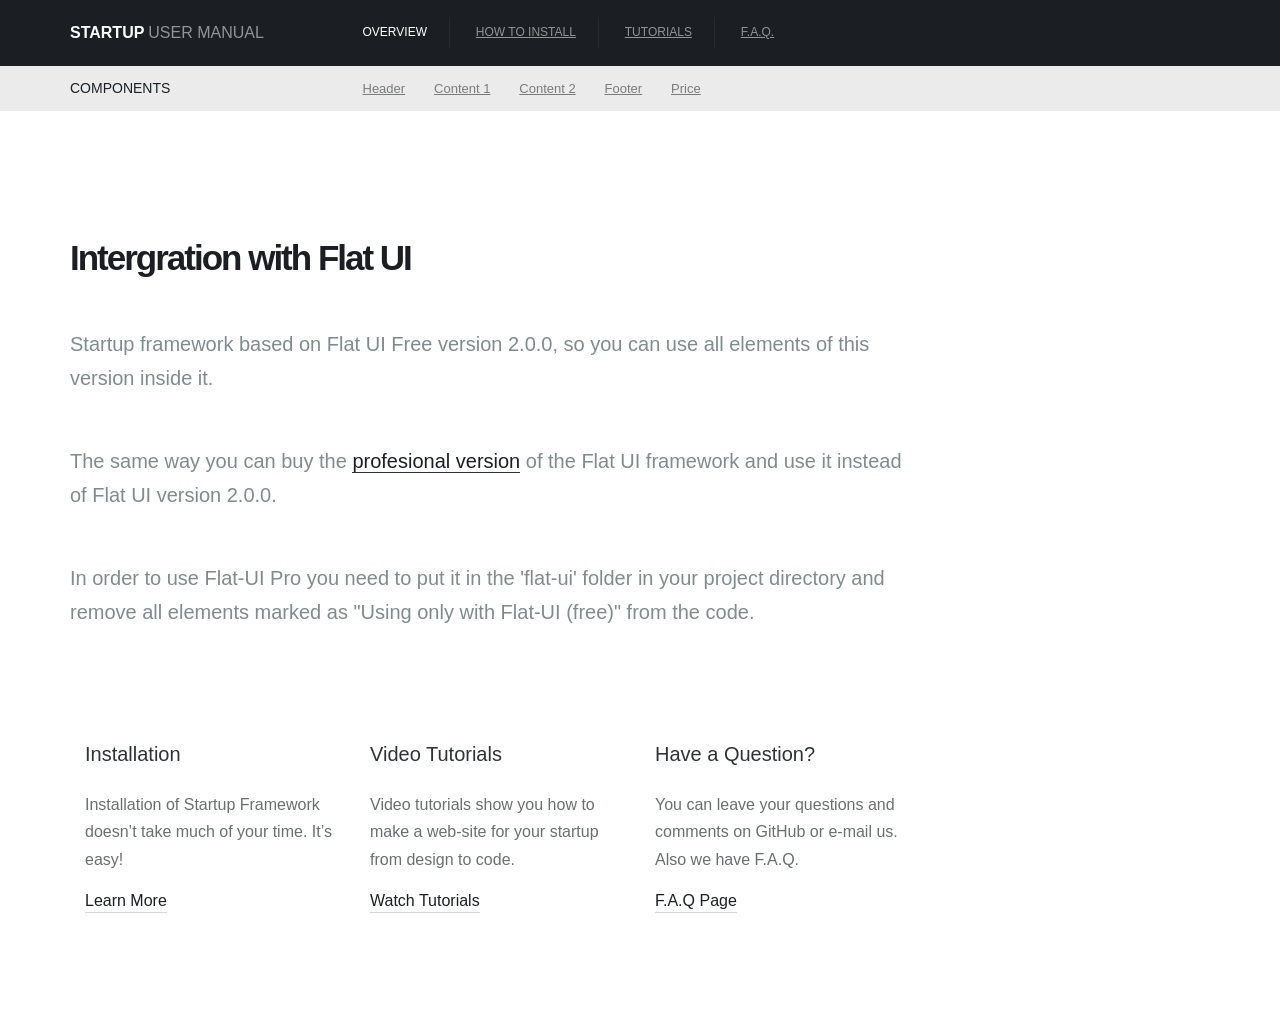
<file: manual/read/flat-ui.html>
<!DOCTYPE html>
<html lang="en">
  <head>
    <meta charset="utf-8">
    <title>Startup user manual</title>
    <meta name="viewport" content="width=device-width, initial-scale=1.0">
    <link rel="shortcut icon" href="../../flat-ui/images/favicon.ico">
    <link rel="stylesheet" href="../../flat-ui/bootstrap/css/bootstrap.css">
    <link rel="stylesheet" href="../../flat-ui/css/flat-ui.css">
    <!-- Using only with Flat-UI (free)-->
    <link rel="stylesheet" href="../../common-files/css/icon-font.css">
    <!-- end -->
    <link rel="stylesheet" href="../../common-files/css/animations.css">
    <link rel="stylesheet" href="../read/css/style.css">
    <script src="../../common-files/js/jquery-1.10.2.min.js"></script>
  </head>
  <body>
    <nav class="dockbar navbar-fixed-top" id="header-dockbar">
      <menu class="main-menu">
        <div class="container">
          <div class="row">
            <a href="index.html" class="man-brand col-sm-3"> <span class="logotype">Startup</span>  <span class="doc-title">user manual</span> 
            </a>
            <button id="open-close-menu" class="menu-btn btn-inverse"><span class="fui-list"></span>
            </button>
            <dl class="col-sm-8">
              <dd><a class="active">overview</a>
              </dd>
              <dd><a href="how_to_install.html">how to install</a>
              </dd>
              <dd><a href="tutorials.html">tutorials</a>
              </dd>
              <dd><a href="faq.html">f.a.q.</a>
              </dd>
            </dl>
          </div>
        </div>
      </menu>
      <menu class="sub-menu">
        <div class="container">
          <div class="row">
            <span class="sm-title col-sm-3">components</span>
            <dl class="col-sm-9">
              <dd><a href="headers.html">Header</a>
              </dd>
              <dd><a href="contents.html">Content 1</a>
              </dd>
              <dd><a href="contents2.html">Content 2</a>
              </dd>
              <dd><a href="footers.html">Footer</a>
              </dd>
              <dd><a href="prices.html">Price</a>
              </dd>
            </dl>
          </div>
        </div>
      </menu>
      <menu class="colapsed-menu">
        <dl>
          <dd><a class="active">overview</a>
            <dl>
              <dd><a href="headers.html">Header</a>
              </dd>
              <dd><a href="contents.html">Content 1</a>
              </dd>
              <dd><a href="contents2.html">Content 2</a>
              </dd>
              <dd><a href="footers.html">Footer</a>
              </dd>
              <dd><a href="prices.html">Price</a>
              </dd>
            </dl>
          </dd>
          <dd><a href="how_to_install.html">how to install</a>
          </dd>
          <dd><a href="tutorials.html">tutorials</a>
          </dd>
          <dd><a href="faq.html">f.a.q.</a>
          </dd>
        </dl>
      </menu>
    </nav>
    <section class="manual-pages">
      <div class="container">
        <div class="row">
          <div class="col-sm-9">
            <h1>Intergration with Flat UI</h1>
            <p>Startup framework based on Flat UI Free version 2.0.0, so you can use all elements of this version inside it.</p>
            <p>
              The same way you can buy the <a href="http://designmodo.com/flat/" target="_blank">profesional
                    version</a> of the Flat UI framework and use it instead of Flat UI version 2.0.0.</p>
            <p>In order to use Flat-UI Pro you need to put it in the 'flat-ui' folder in your project directory and remove all elements marked as "Using only with Flat-UI (free)" from the code.</p>
          </div>
        </div>
        <div class="row man-items">
          <div class="col-sm-3">
            <h3>Installation</h3>
            <p>Installation of Startup Framework doesn’t take much of your time. It’s easy!</p>
            <a href="how_to_install.html" class="learn-more">Learn More</a>
          </div>
          <div class="col-sm-3">
            <h3>Video Tutorials</h3>
            <p>Video tutorials show you how to make a web-site for your startup from design to code.</p>
            <a href="tutorials.html" class="learn-more">Watch Tutorials</a>
          </div>
          <div class="col-sm-3">
            <h3>Have a Question?</h3>
            <p>You can leave your questions and comments on GitHub or e-mail us. Also we have F.A.Q.</p>
            <a href="faq.html" class="learn-more">F.A.Q Page</a>
          </div>
        </div>
      </div>
    </section>
    <!-- Placed at the end of the document so the pages load faster -->
    <script src="../../flat-ui/js/bootstrap.min.js"></script>
    <script src="../../common-files/js/jquery.scrollTo-1.4.3.1-min.js"></script>
    <script src="../../common-files/js/modernizr.custom.js"></script>
    <script src="../../common-files/js/page-transitions.js"></script>
    <script src="../../common-files/js/easing.min.js"></script>
    <script src="../../common-files/js/jquery.svg.js"></script>
    <script src="../../common-files/js/jquery.svganim.js"></script>
    <script src="../../common-files/js/startup-kit.js"></script>
    <script src="../js/prism/prism.js"></script>
    <script src="../js/script.js"></script>
  </body>
</html>
</file>
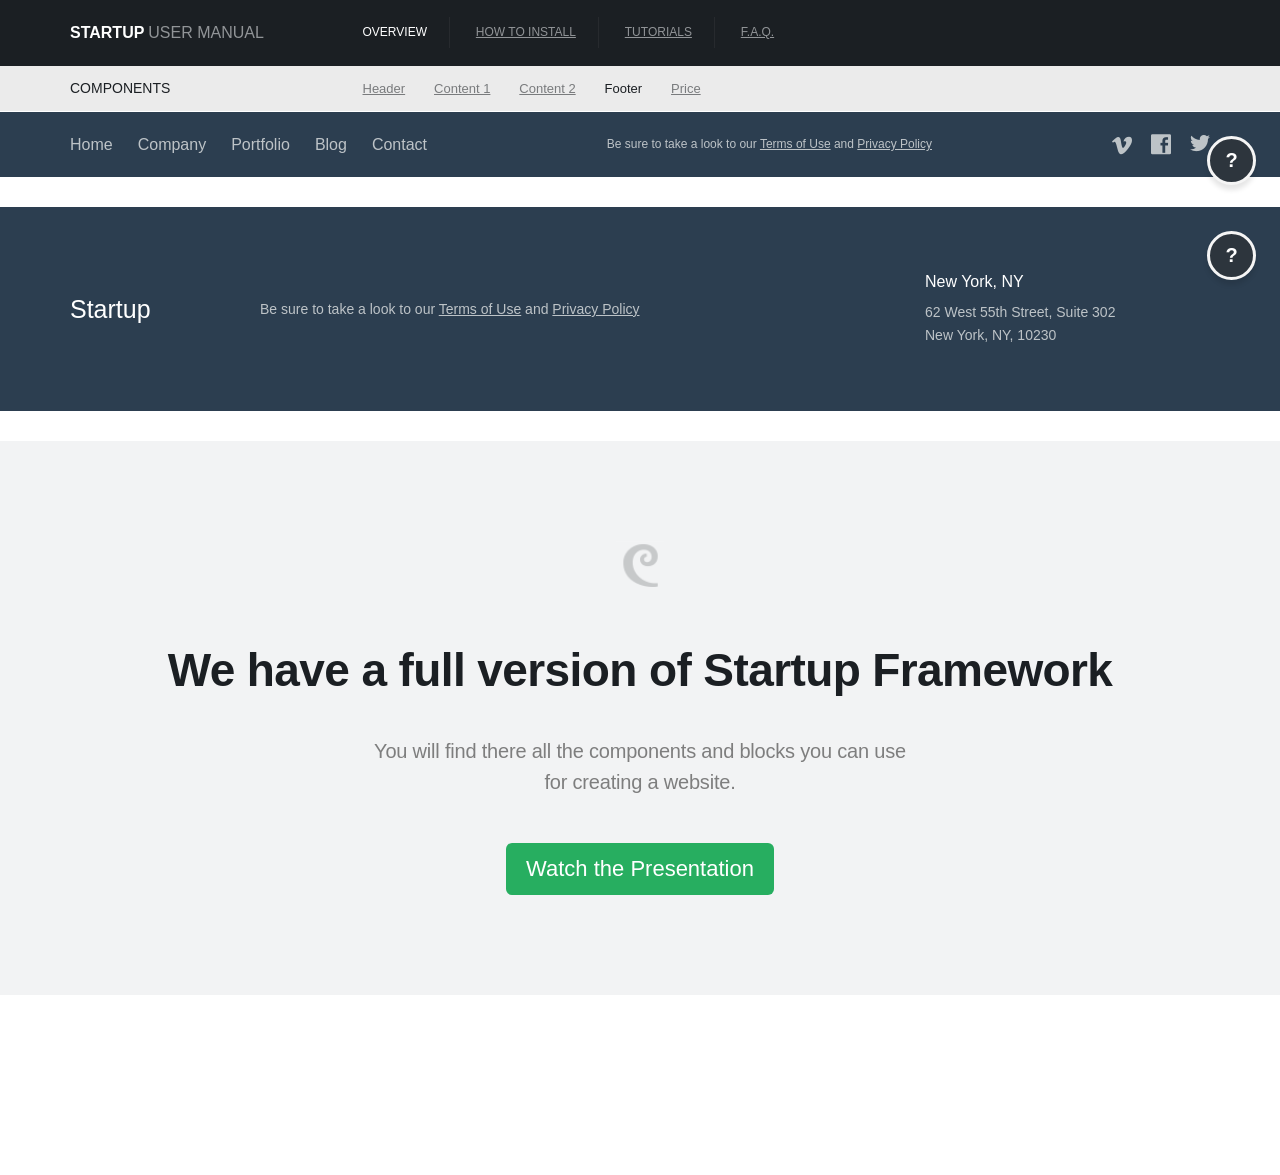
<file: manual/read/footers.html>
<!DOCTYPE html>
<html lang="en">
  <head>
    <meta charset="utf-8">
    <title>Startup user manual - Footers</title>
    <meta name="viewport" content="width=device-width, initial-scale=1.0">
    <link rel="shortcut icon" href="../../flat-ui/images/favicon.ico">
    <link rel="stylesheet" href="../../flat-ui/bootstrap/css/bootstrap.css">
    <link rel="stylesheet" href="../../flat-ui/css/flat-ui.css">
    <!-- Using only with Flat-UI (free)-->
    <link rel="stylesheet" href="../../common-files/css/icon-font.css">
    <!-- end -->
    <link rel="stylesheet" href="../../common-files/css/animations.css">
    <link rel="stylesheet" href="../read/css/style.css">
    <script src="../../common-files/js/jquery-1.10.2.min.js"></script>
  </head>
  <body>
    <nav class="dockbar navbar-fixed-top" id="header-dockbar">
      <menu class="main-menu">
        <div class="container">
          <div class="row">
            <a href="index.html" class="man-brand col-sm-3">
              <span class="logotype">Startup</span>
              <span class="doc-title">user manual</span>
            </a>
            <button id="open-close-menu" class="menu-btn btn-inverse"><span class="fui-list"></span>
            </button>
            <dl class="col-sm-8">
              <dd><a class="active">overview</a>
              </dd>
              <dd><a href="how_to_install.html">how to install</a>
              </dd>
              <dd><a href="tutorials.html">tutorials</a>
              </dd>
              <dd><a href="faq.html">f.a.q.</a>
              </dd>
            </dl>
          </div>
        </div>
      </menu>
      <menu class="sub-menu">
        <div class="container">
          <div class="row">
            <span class="sm-title col-sm-3">components</span>
            <dl class="col-sm-9">
              <dd><a href="headers.html">Header</a>
              </dd>
              <dd><a href="contents.html">Content 1</a>
              </dd>
              <dd><a href="contents2.html">Content 2</a>
              </dd>
              <dd><a class="active" href="footers.html">Footer</a>
              </dd>
              <dd><a href="prices.html">Price</a>
              </dd>
            </dl>
          </div>
        </div>
      </menu>
      <menu class="colapsed-menu">
        <dl>
          <dd><a class="active">overview</a>
            <dl>
              <dd><a href="headers.html">Header</a>
              </dd>
              <dd><a href="contents.html">Content 1</a>
              </dd>
              <dd><a href="contents2.html">Content 2</a>
              </dd>
              <dd><a class="active" href="footers.html">Footer</a>
              </dd>
              <dd><a href="prices.html">Price</a>
              </dd>
            </dl>
          </dd>
          <dd><a href="how_to_install.html">how to install</a>
          </dd>
          <dd><a href="tutorials.html">tutorials</a>
          </dd>
          <dd><a href="faq.html">f.a.q.</a>
          </dd>
        </dl>
      </menu>
    </nav>
    <div class="mcontent">
      <div class="page-wrapper">
        <!-- demo sections-->
        <!-- footer-2 -->
        <button class="read-man" id="footer-2">
          ?
        </button>
        <div class="footer-2 mask">
          <div class="container">
            <div class="hover-text">
              <div class="hu-border"><span>?</span>
                <h1>HOW TO USE THIS BLOCK</h1>
              </div>
            </div>
          </div>
        </div>
        <footer class="footer-2 bg-midnight-blue">
          <div class="container">
            <nav class="pull-left">
              <ul>
                <li class="active"><a href="#">Home</a>
                </li>
                <li><a href="#">Company</a>
                </li>
                <li><a href="#">Portfolio</a>
                </li>
                <li><a href="#">Blog</a>
                </li>
                <li><a href="#">Contact</a>
                </li>
              </ul>
            </nav>
            <div class="social-btns pull-right">
              <a href="#">
                <div class="fui-vimeo"></div>
                <div class="fui-vimeo"></div>
              </a>
              <a href="#">
                <div class="fui-facebook"></div>
                <div class="fui-facebook"></div>
              </a>
              <a href="#">
                <div class="fui-twitter"></div>
                <div class="fui-twitter"></div>
              </a>
            </div>
            <div class="additional-links">
              Be sure to take a look to our <a href="#">Terms of Use</a> and <a href="#">Privacy Policy</a>
            </div>
          </div>
        </footer>
        <div class="delimiter">
        </div>
        <!-- footer-3 -->
        <button class="read-man" id="footer-3">
          ?
        </button>
        <div class="footer-3 mask">
          <div class="container">
            <div class="hover-text">
              <div class="hu-border"><span>?</span>
                <h1>HOW TO USE THIS BLOCK</h1>
              </div>
            </div>
          </div>
        </div>
        <footer class="footer-3">
          <div class="container">
            <div class="row v-center">
              <div class="col-sm-2">
                <a class="brand" href="#">Startup</a>
              </div>
              <div class="col-sm-7">
                <div class="additional-links">
                  Be sure to take a look to our <a href="#">Terms of Use</a> and <a href="#">Privacy Policy</a>
                </div>
              </div>
              <div class="col-sm-3">
                <h6>New York, NY</h6>
                <div class="address">
                  62 West 55th Street, Suite 302
                  <br>New York, NY, 10230
                </div>
              </div>
            </div>
          </div>
        </footer>
        <div class="delimiter"></div>
        <!-- demo -->
        <section class="demo">
          <div class="container">
            <div class="row">
              <div class="col-sm-12 img">
                <img src="../../common-files/icons/demo.gif" width="48" height="48" />
              </div>
            </div>
            <div class="row">
              <div class="col-sm-12">
                <h3>We have a full version of Startup Framework</h3>
              </div>
            </div>
            <div class="row">
              <div class="col-sm-6 col-sm-offset-3 centered">
                <p>
                  You will find there all the components and blocks you can use for creating a website.
                </p>
                <a href="http://designmodo.com/startup/?utm_source=demo&utm_medium=demo&utm_campaign=demo" class="btn">Watch the Presentation</a>
              </div>
            </div>
          </div>
        </section>
        <div class="delimiter-big"></div>
      </div>
      <!-- manual sections -->
      <div class="manual">
        <a href="index.html" class="man-brand"> <span class="logotype">Startup</span>  <span class="doc-title">user manual</span>
        </a>
        <div class="footer-2">
          <button class="back-button">&#10005;</button>
          <div class="content-man">
            <h1>Block Footer #2</h1>
            <ol>
              <li>
                <h3>Overview</h3>
                <p>
                  This block was developed as a special footer block. All blocks that are marked as footer can only be used once on one page.
                </p>
              </li>
              <li>
                <h3>Installation</h3>
                <p>
                  If you haven't already done all the instructions from the <a href="how_to_install.html">how to install</a> page of this documentation, please do that first.
                </p>
              </li>
              <li>
                <h3>CSS version:</h3>
                <p>
                  To use this block, simply copy and paste the following rows into your HTML file:
                </p>
                <pre class="language-markup"><code class="language-markup"><footer class="footer-2 bg-midnight-blue">
    <div class="container">
        <nav class="pull-left">
            <ul>
                <li class="active"><a href="#">Home</a></li>
                <li><a href="#">Company</a></li>
                <li><a href="#">Portfolio</a></li>
                <li><a href="#">Blog</a></li>
                <li><a href="#">Contact</a></li>
            </ul>
        </nav>
        <div class="social-btns pull-right">
            <a href="#">
                <div class="fui-vimeo"></div>
                <div class="fui-vimeo"></div>
            </a>
            <a href="#">
                <div class="fui-facebook"></div>
                <div class="fui-facebook"></div>
            </a>
            <a href="#">
                <div class="fui-twitter"></div>
                <div class="fui-twitter"></div>
            </a>
        </div>
        <div class="additional-links">
            Be sure to take a look to our <a href="#">Terms of Use</a> and <a href="#">Privacy Policy</a>
        </div>
    </div>
</footer></code></pre>
              </li>
              <li>
                <h3>LESS version:</h3>
                <p>
                  Copy the same code as in css version and paste it in your '<strong>.less</strong>' file. Put the following line after that code:
                </p>
                <pre class="language-scss"><code>@import '../../ui-kit/ui-kit-footer/less/footer-2.less';</code></pre>
              </li>
              <li>
                <h3>Component Modification:</h3>
                <p>
                  In this section you will see what modifications you can do to the block.
                </p>
                <p>
                  You can modify the elements in this block as you wish, but you should keep the same HTML structure to maintain its look and functionality.
                </p>
                <p>
                  This block, as any other, is based on a grid. It contains a navigation menu, text with links and social buttons. You need to add your own URLs to the social buttons.
                </p>
              </li>
              <li>
                <h3>Samples</h3>
                <p>
                  We have created this example for you to see how this block looks combined with other content.
                </p>
                <hr/>
                <p>
                  You can see it in <a href="../../samples/sample-03/index.html" class="inner-link" target="_blank">sample # 3</a>
                </p>
              </li>
            </ol>
          </div>
        </div>
        <div class="footer-3">
          <button class="back-button">&#10005;</button>
          <div class="content-man">
            <h1>Block Footer #3</h1>
            <ol>
              <li>
                <h3>Overview</h3>
                <p>
                  This block was developed as a special footer block. All blocks that are marked as footer can only be used once on one page.
                </p>
              </li>
              <li>
                <h3>Installation</h3>
                <p>
                  If you haven't already done all the instructions from the <a href="how_to_install.html">how to install</a> page of this documentation, please do that first.
                </p>
              </li>
              <li>
                <h3>CSS version:</h3>
                <p>
                  For using this block you should only paste next rows of code into your html file:
                </p>
                <pre class="language-markup"><code class="language-markup"><footer class="footer-3">
    <div class="container">
        <div class="row v-center">
            <div class="col-sm-2">
                <a class="brand" href="#">Startup</a>
            </div>
            <div class="col-sm-7">
                <div class="additional-links">
                    Be sure to take a look to our <a href="#">Terms of Use</a> and <a href="#">Privacy Policy</a>
                </div>
            </div>
            <div class="col-sm-3">
                <h6>New York, NY</h6>
                <div class="address">
                    62 West 55th Street, Suite 302<br>New York, NY, 10230
                </div>
            </div>
        </div>
    </div>
</footer></code></pre>
              </li>
              <li>
                <h3>LESS version:</h3>
                <p>
                  Copy the same code as in css version and paste it in your '<strong>.less</strong>' file. Put the following line after that code:
                </p>
                <pre class="language-scss"><code>@import '../../ui-kit/ui-kit-footer/less/footer-3.less';</code></pre>
              </li>
              <li>
                <h3>Component Modification:</h3>
                <p>
                  In this section you will see what modifications you can do to the block.
                </p>
                <p>
                  You can modify the elements in this block as you wish, but you should keep the same HTML structure to maintain its look and functionality.
                </p>
                <p>
                  This block, as any other, is based on a grid. It contains a logo, text with links and an address.
                </p>
              </li>
              <li>
                <h3>Samples</h3>
                <p>
                  We have created this example for you to see how this block looks combined with other content.
                </p>
                <hr/>
                <p>
                  You can see it in <a href="../../samples/sample-04/index.html" class="inner-link" target="_blank">sample # 4</a>
                </p>
              </li>
            </ol>
          </div>
        </div>
      </div>
    </div>
    <!-- Placed at the end of the document so the pages load faster -->
    <script src="../../flat-ui/js/bootstrap.min.js"></script>
    <script src="../../common-files/js/jquery.scrollTo-1.4.3.1-min.js"></script>
    <script src="../../common-files/js/modernizr.custom.js"></script>
    <script src="../../common-files/js/page-transitions.js"></script>
    <script src="../../common-files/js/easing.min.js"></script>
    <script src="../../common-files/js/jquery.svg.js"></script>
    <script src="../../common-files/js/jquery.svganim.js"></script>
    <script src="../../common-files/js/startup-kit.js"></script>
    <script src="../js/prism/prism.js"></script>
    <script src="../js/script.js"></script>
  </body>
</html>
</file>
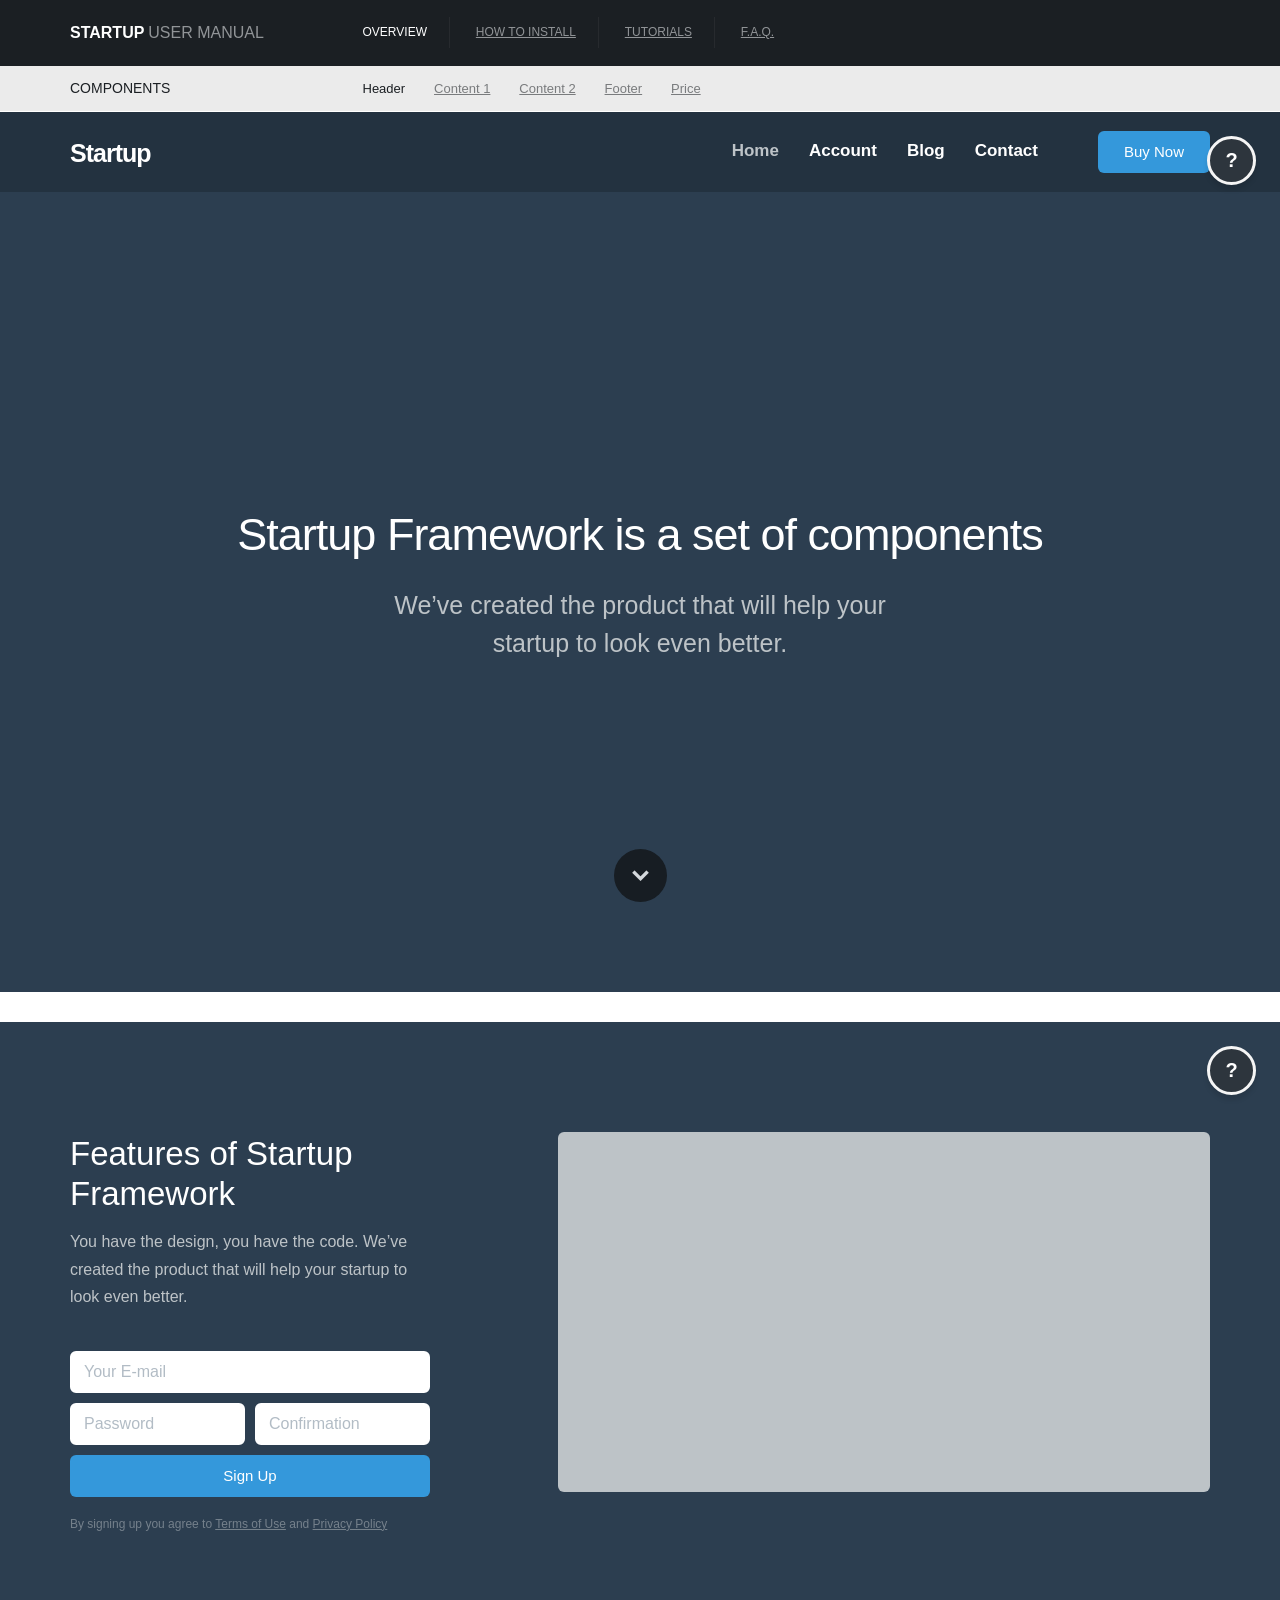
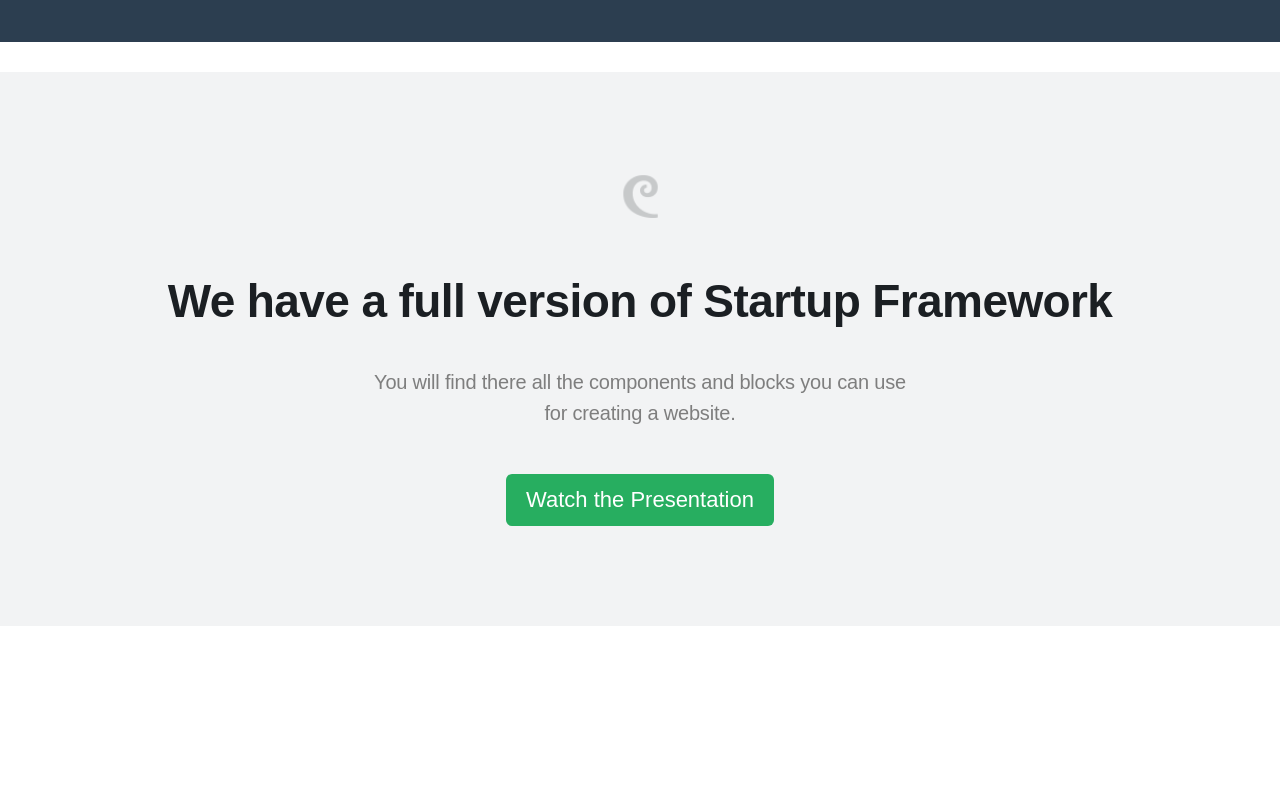
<file: manual/read/headers.html>
<!DOCTYPE html>
<html lang="en">
  <head>
    <meta charset="utf-8">
    <title>Startup user manual - Headers</title>
    <meta name="viewport" content="width=device-width, initial-scale=1.0">
    <link rel="shortcut icon" href="../../flat-ui/images/favicon.ico">
    <link rel="stylesheet" href="../../flat-ui/bootstrap/css/bootstrap.css">
    <link rel="stylesheet" href="../../flat-ui/css/flat-ui.css">
    <!-- Using only with Flat-UI (free)-->
    <link rel="stylesheet" href="../../common-files/css/icon-font.css">
    <!-- end -->
    <link rel="stylesheet" href="../../common-files/css/animations.css">
    <link rel="stylesheet" href="../read/css/style.css">
    <script src="../../common-files/js/jquery-1.10.2.min.js"></script>
  </head>
  <body>
    <nav class="dockbar navbar-fixed-top" id="header-dockbar">
      <menu class="main-menu">
        <div class="container">
          <div class="row">
            <a href="index.html" class="man-brand col-sm-3">
              <span class="logotype">Startup</span>
              <span class="doc-title">user manual</span>
            </a>
            <button id="open-close-menu" class="menu-btn btn-inverse"><span class="fui-list"></span>
            </button>
            <dl class="col-sm-8">
              <dd><a class="active">overview</a>
              </dd>
              <dd><a href="how_to_install.html">how to install</a>
              </dd>
              <dd><a href="tutorials.html">tutorials</a>
              </dd>
              <dd><a href="faq.html">f.a.q.</a>
              </dd>
            </dl>
          </div>
        </div>
      </menu>
      <menu class="sub-menu">
        <div class="container">
          <div class="row">
            <span class="sm-title col-sm-3">components</span>
            <dl class="col-sm-9">
              <dd><a class="active" href="headers.html">Header</a>
              </dd>
              <dd><a href="contents.html">Content 1</a>
              </dd>
              <dd><a href="contents2.html">Content 2</a>
              </dd>
              <dd><a href="footers.html">Footer</a>
              </dd>
              <dd><a href="prices.html">Price</a>
              </dd>
            </dl>
          </div>
        </div>
      </menu>
      <menu class="colapsed-menu">
        <dl>
          <dd><a class="active">overview</a>
            <dl>
              <dd><a class="active" href="headers.html">Header</a>
              </dd>
              <dd><a href="contents.html">Content 1</a>
              </dd>
              <dd><a href="contents2.html">Content 2</a>
              </dd>
              <dd><a href="footers.html">Footer</a>
              </dd>
              <dd><a href="prices.html">Price</a>
              </dd>
            </dl>
          </dd>
          <dd><a href="how_to_install.html">how to install</a>
          </dd>
          <dd><a href="tutorials.html">tutorials</a>
          </dd>
          <dd><a href="faq.html">f.a.q.</a>
          </dd>
        </dl>
      </menu>
    </nav>
    <div class="mcontent">
      <div class="page-wrapper">
        <!-- demo sections-->
        <!-- header-10 -->
        <button class="read-man" id="header-10">
          ?
        </button>
        <div class="header-10 mask">
          <div class="container">
            <div class="hover-text">
              <div class="hu-border"><span>?</span>
                <h1>HOW TO USE THIS BLOCK</h1>
              </div>
            </div>
          </div>
        </div>
        <header class="header-10">
          <div class="container">
            <div class="row">
              <div class="navbar col-sm-12" role="navigation">
                <div class="navbar-header">
                  <button type="button" class="navbar-toggle"></button>
                  <a class="brand" href="#">Startup</a>
                </div>
                <div class="collapse navbar-collapse pull-right">
                  <ul class="nav pull-left">
                    <li class="active"><a href="#">Home</a>
                    </li>
                    <li><a href="#">Account</a>
                    </li>
                    <li><a href="#">Blog</a>
                    </li>
                    <li><a href="#">Contact</a>
                    </li>
                  </ul>
                  <form class="navbar-form pull-left">
                    <a class="btn btn-info" href="#">Buy Now</a>
                  </form>
                </div>
              </div>
            </div>
          </div>
        </header>
        <section class="header-10-sub v-center bg-midnight-blue">
          <div class="background">&nbsp;</div>
          <div>
            <div class="container">
              <div class="hero-unit">
                <h1>Startup Framework is a set of components</h1>
                <p>We’ve created the product that will help your
                  <br/>startup to look even better.</p>
              </div>
            </div>
          </div>
          <a class="control-btn fui-arrow-down" href="#"></a>
        </section>
        <div class="delimiter"></div>
        <!-- header-11 -->
        <button class="read-man" id="header-11">
          ?
        </button>
        <div class="header-11 mask">
          <div class="container">
            <div class="hover-text">
              <div class="hu-border"><span>?</span>
                <h1>HOW TO USE THIS BLOCK</h1>
              </div>
            </div>
          </div>
        </div>
        <header class="header-11 hidden">
          <div class="container">
            <div class="row">
              <div class="navbar col-sm-12" role="navigation">
                <div class="navbar-header">
                  <button type="button" class="navbar-toggle"></button>
                  <a class="brand" href="#">
                    <img src="../../common-files/icons/Infinity-Loop@2x.png" width="50" height="50" alt="">Startup</a>
                </div>
                <div class="collapse navbar-collapse pull-right">
                  <ul class="nav pull-left">
                    <li class="active"><a href="#">HOME</a>
                    </li>
                    <li><a href="#">COMPANY</a>
                    </li>
                    <li><a href="#">PORTFOLIO</a>
                    </li>
                    <li><a href="#">BLOG</a>
                    </li>
                    <li><a href="#">CONTACT</a>
                    </li>
                  </ul>
                  <form class="navbar-form pull-left">
                    <a class="btn btn-primary" href="#">SIGN IN</a>
                  </form>
                </div>
              </div>
            </div>
          </div>
        </header>
        <section class="header-11-sub bg-midnight-blue">
          <div class="background">&nbsp;</div>
          <div class="container">
            <div class="row">
              <div class="col-sm-4">
                <h3>Features of Startup Framework</h3>
                <p>You have the design, you have the code. We’ve created the product that will help your startup to look even better.</p>
                <div class="signup-form">
                  <form>
                    <div class="form-group">
                      <input class="form-control" type="text" placeholder="Your E-mail">
                    </div>
                    <div class="form-group">
                      <div>
                        <input type="password" class="form-control" placeholder="Password">
                      </div>
                      <div>
                        <input type="password" class="form-control" placeholder="Confirmation">
                      </div>
                    </div>
                    <div class="form-group">
                      <button type="submit" class="btn btn-block btn-info">Sign Up</button>
                    </div>
                  </form>
                </div>
                <div class="additional-links">By signing up you agree to <a href="#">Terms of Use</a> and <a href="#">Privacy Policy</a>
                </div>
              </div>
              <div class="col-sm-7 col-sm-offset-1 player-wrapper">
                <div class="player">
                  <iframe id="pPlayer" src="http://player.vimeo.com/video/80282064?title=0&amp;byline=0&amp;portrait=0&amp;api=1&amp;player_id=pPlayer" frameborder="0" webkitallowfullscreen mozallowfullscreen allowfullscreen></iframe>
                </div>
              </div>
            </div>
          </div>
        </section>
        <div class="delimiter"></div>
        <!-- demo -->
        <section class="demo">
          <div class="container">
            <div class="row">
              <div class="col-sm-12 img">
                <img src="../../common-files/icons/demo.gif" width="48" height="48" />
              </div>
            </div>
            <div class="row">
              <div class="col-sm-12">
                <h3>We have a full version of Startup Framework</h3>
              </div>
            </div>
            <div class="row">
              <div class="col-sm-6 col-sm-offset-3 centered">
                <p>
                  You will find there all the components and blocks you can use for creating a website.
                </p>
                <a href="http://designmodo.com/startup/?utm_source=demo&utm_medium=demo&utm_campaign=demo" class="btn">Watch the Presentation</a>
              </div>
            </div>
          </div>
        </section>
        <div class="delimiter-big"></div>
      </div>
      <!-- manual sections -->
      <div class="manual">
        <a href="index.html" class="man-brand"> <span class="logotype">Startup</span>  <span class="doc-title">user manual</span>
        </a>
        <div class="header-10">
          <button class="back-button">&#10005;</button>
          <div class="content-man">
            <h1>Block Header #10</h1>
            <ol>
              <li>
                <h3>Overview</h3>
                <p>
                  This block was developed as a special header block. All blocks that are marked as header should only be used once on one page. This header block has a navigation bar, which can have two states. The standard state is described further in this documentation
                  and the fixed-top state is shown in the example for this for this block.
                </p>
              </li>
              <li>
                <h3>Installation</h3>
                <p>
                  If you haven’t already done all the instructions from the <a href="how_to_install.html">how to install</a> page of this documentation, please do that first.
                </p>
              </li>
              <li>
                <h3>CSS version:</h3>
                <p>
                  To use this block, simply copy and paste the following line of code into your HTML file:
                </p>
                <pre class="language-markup"><code class="language-markup"><header class="header-10">
    <div class="container">
        <div class="row">
            <div class="navbar col-sm-12" role="navigation">
                <div class="navbar-header">
                    <button type="button" class="navbar-toggle"></button>
                    <a class="brand" href="#">Startup</a>
                </div>
                <div class="collapse navbar-collapse pull-right">
                    <ul class="nav pull-left">
                        <li class="active"><a href="#">Home</a></li>
                        <li><a href="#">Account</a></li>
                        <li><a href="#">Blog</a></li>
                        <li><a href="#">Contact</a></li>
                    </ul>
                    <form class="navbar-form pull-left">
                        <a class="btn btn-info" href="#">Buy Now</a>
                    </form>
                </div>
            </div>
        </div>
    </div>
</header>
<section class="header-10-sub v-center bg-midnight-blue">
    <div class="background">&nbsp;</div>
    <div>
        <div class="container">
            <div class="hero-unit">
                <h1>Startup Framework is a set of components</h1>
                <p>We’ve created the product that will help your<br/> startup to look even better.</p>
            </div>
        </div>
    </div>
    <a class="control-btn fui-arrow-down" href="#"> </a>
</section></code></pre>
              </li>
              <li>
                <h3>LESS version:</h3>
                <p>
                  Copy the same code as in css version and paste it in your '<strong>.less</strong>' file. Put the following line after that code:
                </p>
                <pre class="language-scss"><code class="language-scss">@import '../../ui-kit/ui-kit-header/less/header-10.less';</code></pre>
              </li>
              <li>
                <h3>Component Modification:</h3>
                <p>
                  In this section you will see what modifications you can do to the block.
                </p>
                <p>
                  This block, as many other header blocks in our framework, has a special place for background image, which is: <code class="language-markup">&lt;div class="background"&gt;...&lt;/div&gt;</code>. To put your own image as background you
                  need to add CSS rules for this element. You can also manage the opacity for this element. Here is an example:
                </p>
                <pre class="language-css"><code class="language-css">.background {
	background-image:url('your image url’);
	opacity: opacity value;
}</code></pre>
                <p>
                  In the “Less" version, you can use the cross browser function for the opacity property:
                </p>
                <pre class="language-scss"><code class="language-scss">.opacity(value from 0 to 100);</code></pre>
                <p>
                  You can replace the content in this block with your own. In order to do this you need to replace the content between the tags <code class="language-markup">&lt;div class="hero-unit"&gt;...&lt;/div&gt;</code>.
                </p>
                <p>
                  This block also has a special button for jumping to the next content block.
                </p>
              </li>
              <li>
                <h3>Samples</h3>
                <p>
                  We have created examples for you to see how this block looks along with other content.
                </p>
                <hr/>
                <p>
                  You can see it in <a href="../../samples/sample-04/index.html" class="inner-link" target="_blank">sample # 4</a> and <a href="../../samples/sample-18/index.html" class="inner-link" target="_blank">sample # 18</a>
                </p>
              </li>
            </ol>
          </div>
        </div>
        <div class="header-11">
          <button class="back-button">&#10005;</button>
          <div class="content-man">
            <h1>Block Header #11</h1>
            <ol>
              <li>
                <h3>Overview</h3>
                <p>
                  This block was developed as a special header block. All blocks that are marked as header should only be used once on one page. This header block has a navigation bar, which can have two states. The standard state is described further in this documentation
                  and the fixed-top state is shown in the example for this for this block. The navigation bar is hidden now, but you can activate it at any time by just removing the class ".hidden" from
                  <code class="language-markup">&lt;header class="header-11 hidden"&gt;</code>
                </p>
              </li>
              <li>
                <h3>Installation</h3>
                <p>
                  If you haven’t already done all the instructions from the <a href="how_to_install.html">how to install</a> page of this documentation, please do that first.
                </p>
              </li>
              <li>
                <h3>CSS version:</h3>
                <p>
                  To use this block, copy and paste the following line of code into your HTML file:
                </p>
                <pre class="language-markup"><code class="language-markup"><header class="header-11 hidden">
    <div class="container">
        <div class="row">
            <div class="navbar col-sm-12" role="navigation">
                <div class="navbar-header">
                    <button type="button" class="navbar-toggle"></button>
                    <a class="brand" href="#"><img src="../../common-files/icons/Infinity-Loop@2x.png" width="50" height="50" alt=""> Startup</a>
                </div>
                <div class="collapse navbar-collapse pull-right">
                    <ul class="nav pull-left">
                        <li class="active"><a href="#">HOME</a></li>
                        <li><a href="#">COMPANY</a></li>
                        <li><a href="#">PORTFOLIO</a></li>
                        <li><a href="#">BLOG</a></li>
                        <li><a href="#">CONTACT</a></li>
                    </ul>
                    <form class="navbar-form pull-left">
                        <a class="btn btn-primary" href="#">SIGN IN</a>
                    </form>
                </div>
            </div>
        </div>
    </div>
</header>
<section class="header-11-sub bg-midnight-blue">
    <div class="background">&nbsp;</div>
    <div class="container">
        <div class="row">
            <div class="col-sm-4">
                <h3>Features of Startup Framework</h3>
                <p>You have the design, you have the code. We’ve created the product that will help your startup to look even better.</p>
                <div class="signup-form">
                    <form>
                        <div class="form-group">
                            <input class="form-control" type="text" placeholder="Your E-mail">
                        </div>
                        <div class="form-group">
                            <div>
                                <input type="password" class="form-control" placeholder="Password">
                            </div>
                            <div>
                                <input type="password" class="form-control" placeholder="Confirmation">
                            </div>
                        </div>
                        <div class="form-group">
                            <button type="submit" class="btn btn-block btn-info">Sign Up</button>
                        </div>
                     </form>
                </div>
                <div class="additional-links">By signing up you agree to <a href="#">Terms of Use</a> and <a href="#">Privacy Policy</a></div>
            </div>
            <div class="col-sm-7 col-sm-offset-1 player-wrapper">
                <div class="player">
                    <iframe id="pPlayer"
                            src="http://player.vimeo.com/video/80282064?title=0&amp;byline=0&amp;portrait=0&amp;api=1&amp;player_id=pPlayer"
                            frameborder="0" webkitallowfullscreen mozallowfullscreen allowfullscreen></iframe>
                </div>
            </div>
        </div>
    </div>
</section>
</code></pre>
              </li>
              <li>
                <h3>LESS version:</h3>
                <p>
                  Copy the same code as in css version and paste it in your '<strong>.less</strong>' file. Put the following line after that code:
                </p>
                <pre class="language-scss"><code class="language-scss">@import '../../ui-kit/ui-kit-header/less/header-11.less';</code></pre>
              </li>
              <li>
                <h3>Component Modification:</h3>
                <p>
                  In this section you will see what modifications you can do to the block.
                </p>
                <p>
                  This block, as many other header blocks in our framework, has a special place for background image, which is: <code class="language-markup">&lt;div class="background"&gt;...&lt;/div&gt;</code>. To put your own image as background you
                  need to add CSS rules for this element. You can also manage the opacity for this elementsent. Here is an example:
                </p>
                <pre class="language-css"><code class="language-css">.background {
	background-image:url('your image url’);
	opacity: opacity value;
}</code></pre>
                <p>
                  In the “Less" version, you can use the cross browser function for the opacity property:
                </p>
                <pre class="language-scss"><code class="language-scss">.opacity(value from 0 to 100);</code></pre>
                <p>
                  <p>
                    You can replace the content in this block with your own. In order to do this you need to replace the content between the tags <code class="language-markup">&lt;div class="span4"&gt;...&lt;/div&gt;</code>.
                  </p>
                  <p>
                    This block has a video container where you can put your own video: <code class="language-markup">&lt;div class="player"&gt;...&lt;/div&gt;</code>
.
                  </p>
                  <p>
                    This block also has a special sign up functionality which is implemented with the following form: <code class="language-markup">&lt;div class="signup-form"&gt; &lt;form&gt;...&lt;/form&gt;&lt;/div&gt;</code>. You can send the data from
                    the form to the server or so something else with it.
                  </p>
              </li>
              <li>
                <h3>Samples</h3>
                <p>
                  We have created this example for you to see how this block looks combined with other content.
                </p>
                <hr/>
                <p>
                  You can see it in <a href="../../samples/sample-03/index.html" class="inner-link" target="_blank">sample # 3</a>
                </p>
              </li>
            </ol>
          </div>
        </div>
      </div>
    </div>
    <!-- Placed at the end of the document so the pages load faster -->
    <script src="../../flat-ui/js/bootstrap.min.js"></script>
    <script src="../../common-files/js/jquery.scrollTo-1.4.3.1-min.js"></script>
    <script src="../../common-files/js/modernizr.custom.js"></script>
    <script src="../../common-files/js/page-transitions.js"></script>
    <script src="../../common-files/js/easing.min.js"></script>
    <script src="../../common-files/js/jquery.svg.js"></script>
    <script src="../../common-files/js/jquery.svganim.js"></script>
    <script src="../../common-files/js/startup-kit.js"></script>
    <script src="../js/prism/prism.js"></script>
    <script src="../js/script.js"></script>
  </body>
</html>
</file>
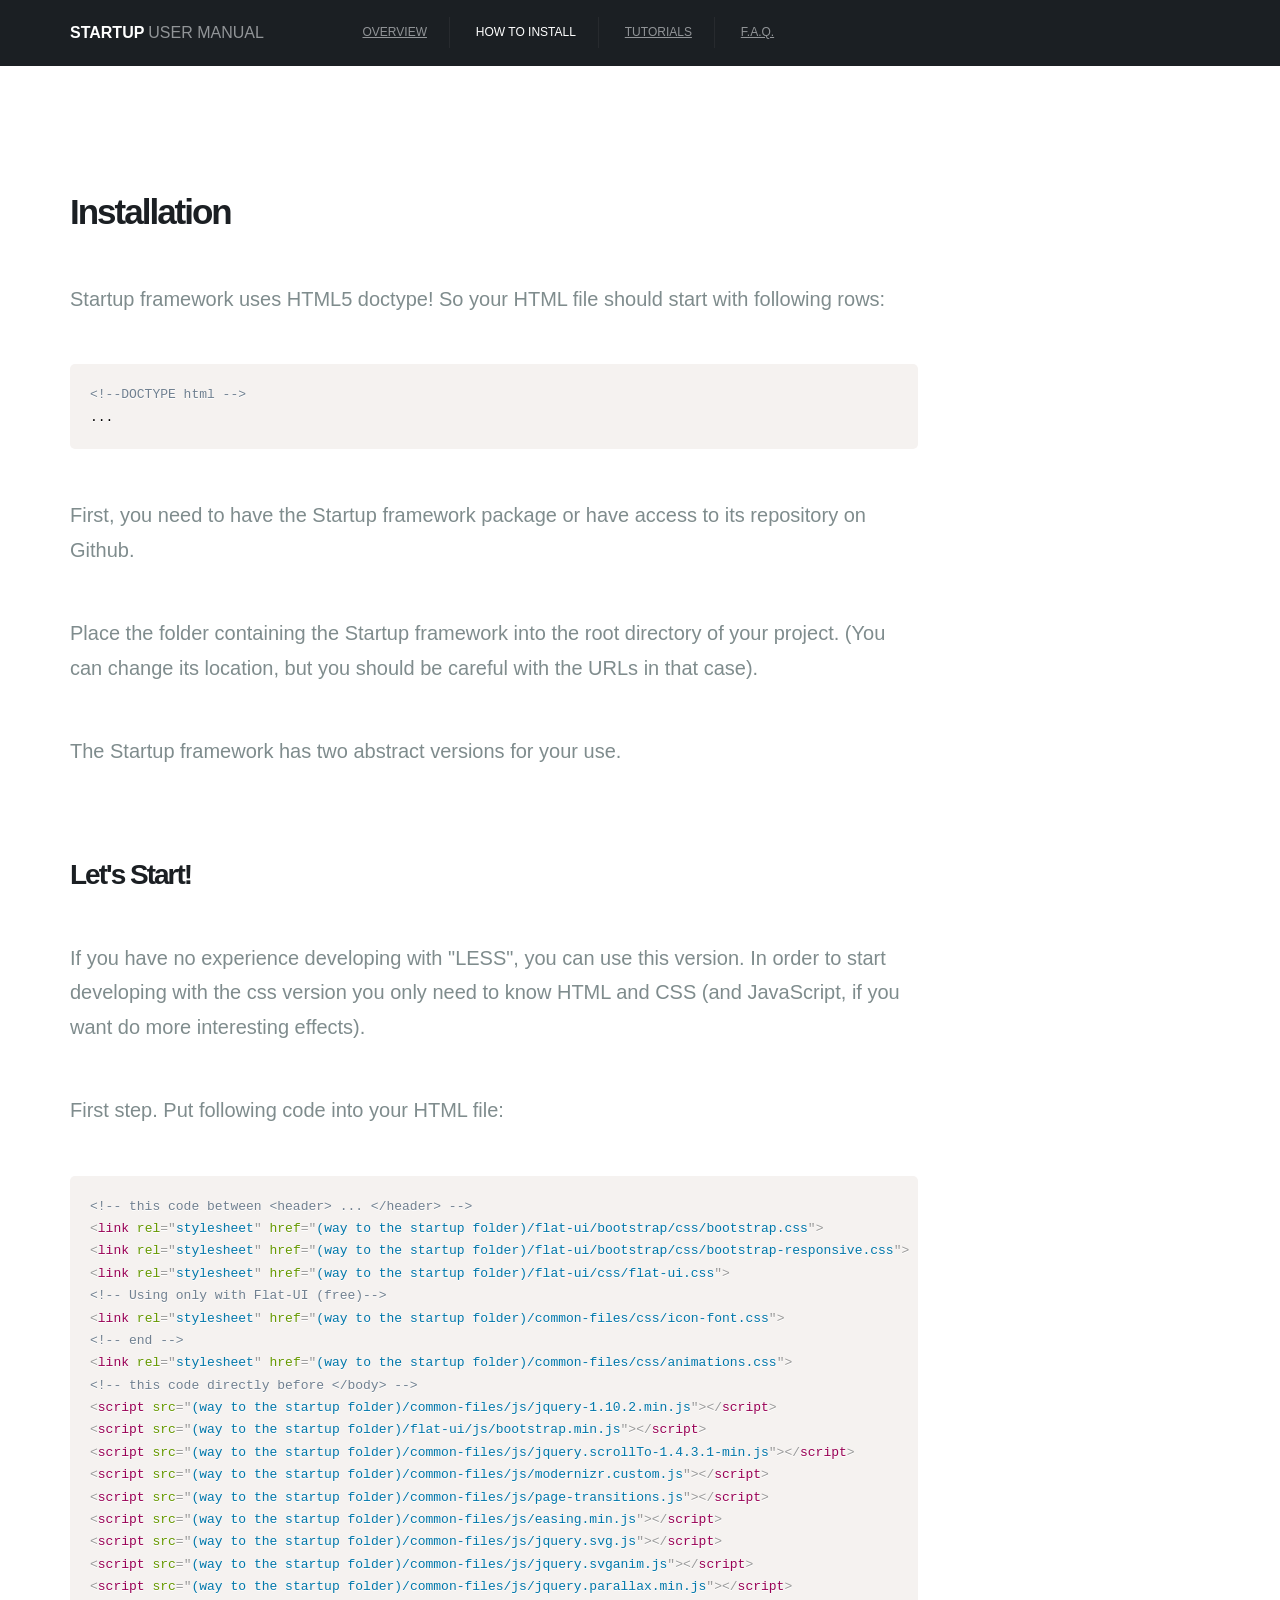
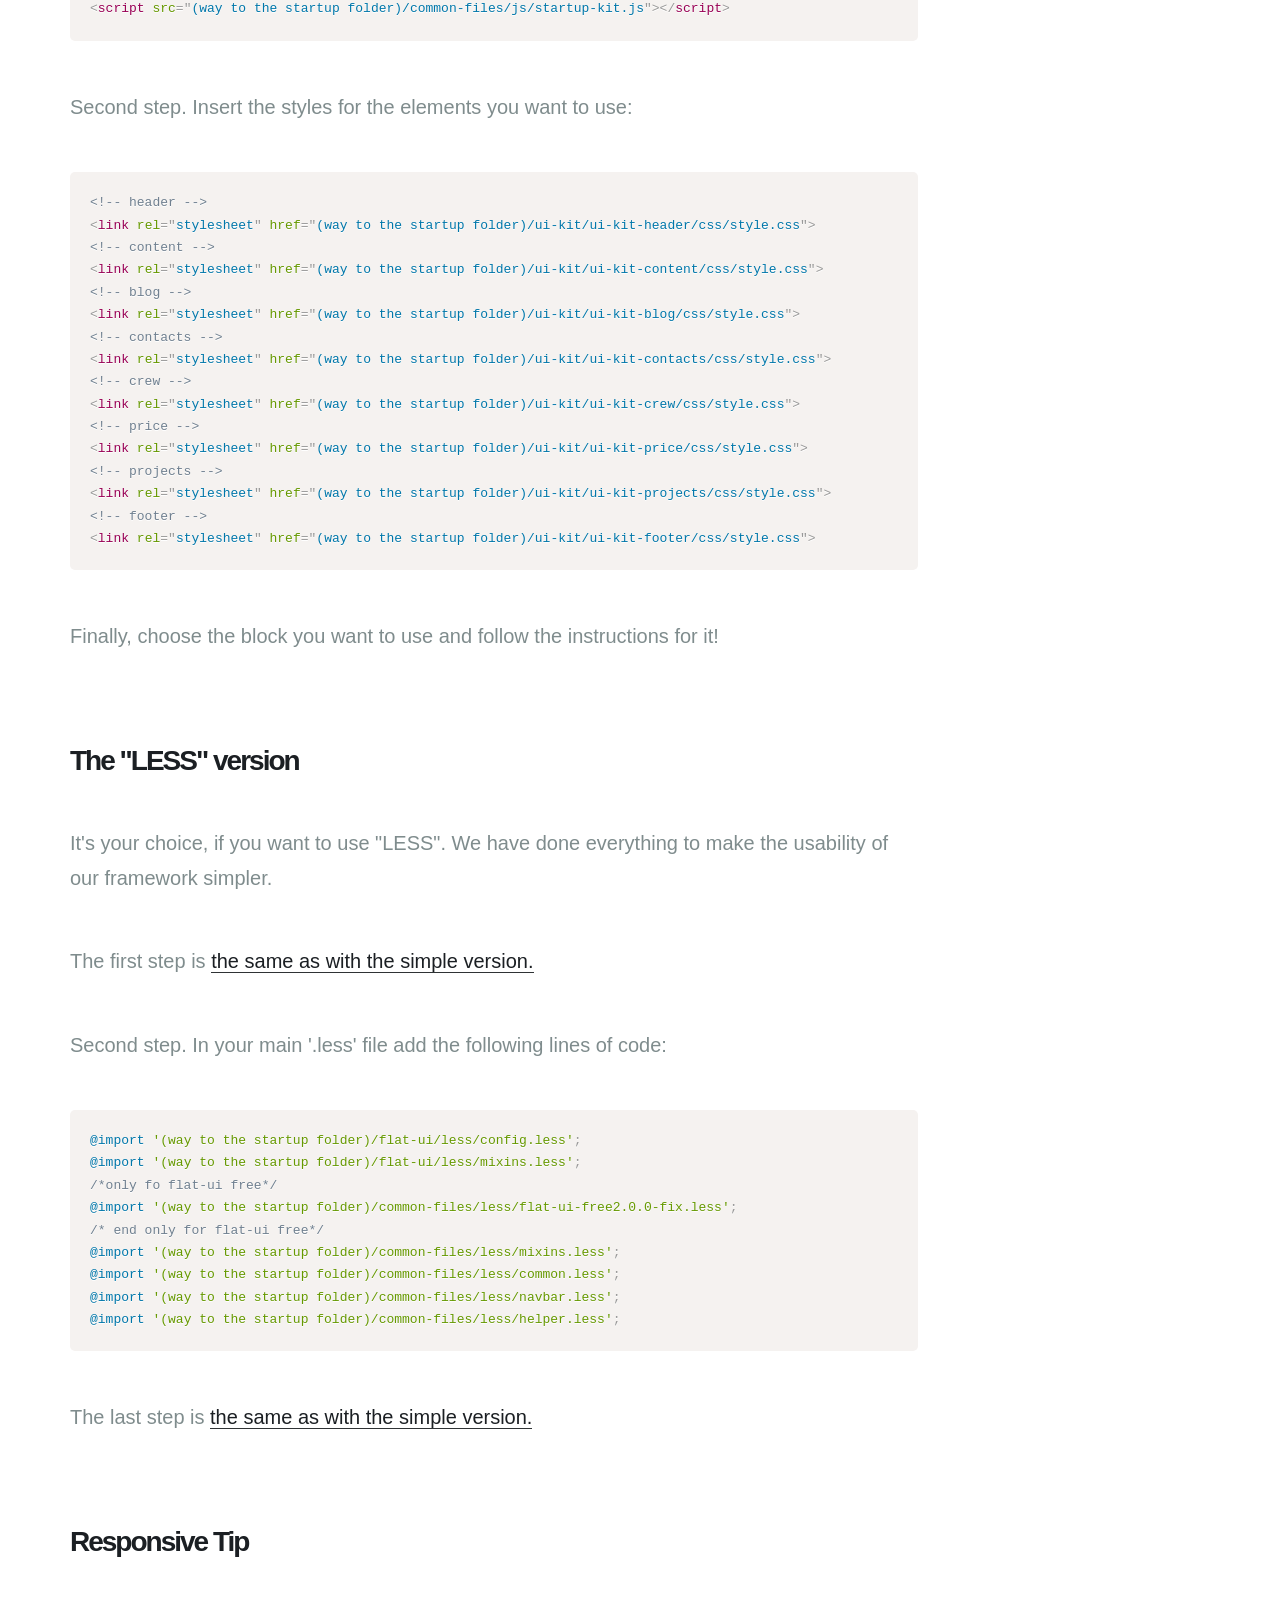
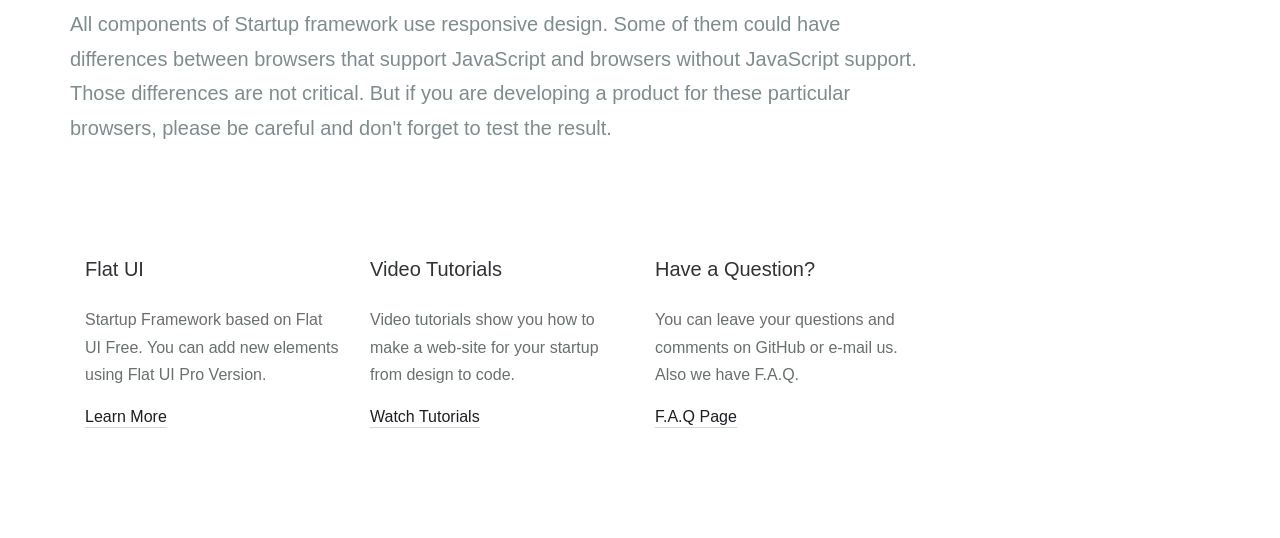
<file: manual/read/how_to_install.html>
<!DOCTYPE html>
<html>
  <head>
    <meta charset="utf-8">
    <title>Startup user manual - How to install</title>
    <meta name="viewport" content="width=device-width, initial-scale=1.0">
    <link rel="shortcut icon" href="../../flat-ui/images/favicon.ico">
    <link rel="stylesheet" href="../../flat-ui/bootstrap/css/bootstrap.css">
    <link rel="stylesheet" href="../../flat-ui/css/flat-ui.css">
    <!-- Using only with Flat-UI (free)-->
    <link rel="stylesheet" href="../../common-files/css/icon-font.css">
    <!-- end -->
    <link rel="stylesheet" href="../../common-files/css/animations.css">
    <link rel="stylesheet" href="../read/css/style.css">
    <script src="../../common-files/js/jquery-1.10.2.min.js"></script>
  </head>
  <body class="wo-components">
    <nav class="dockbar navbar-fixed-top" id="header-dockbar">
      <menu class="main-menu">
        <div class="container">
          <div class="row">
            <a href="index.html" class="man-brand col-sm-3">
              <span class="logotype">Startup</span>
              <span class="doc-title">user manual</span>
            </a>
            <button id="open-close-menu" class="menu-btn btn-inverse"><span class="fui-list"></span>
            </button>
            <dl class="col-sm-8">
              <dd><a href="index.html">overview</a>
              </dd>
              <dd><a class="active">how to install</a>
              </dd>
              <dd><a href="tutorials.html">tutorials</a>
              </dd>
              <dd><a href="faq.html">f.a.q.</a>
              </dd>
            </dl>
          </div>
        </div>
      </menu>
      <menu class="colapsed-menu">
        <dl>
          <dd><a href="index.html">overview</a>
            <dl>
              <dd><a href="headers.html">Header</a>
              </dd>
              <dd><a href="contents.html">Content 1</a>
              </dd>
              <dd><a href="contents2.html">Content 2</a>
              </dd>
              <dd><a href="footers.html">Footer</a>
              </dd>
              <dd><a href="prices.html">Price</a>
              </dd>
            </dl>
          </dd>
          <dd><a class="active">how to install</a>
          </dd>
          <dd><a href="tutorials.html">tutorials</a>
          </dd>
          <dd><a href="faq.html">f.a.q.</a>
          </dd>
        </dl>
      </menu>
    </nav>
    <div class="page-wrapper">
      <section class="manual-pages hti">
        <div class="container">
          <div class="row">
            <div class="col-sm-9">
              <h1>Installation</h1>
              <p>
                Startup framework uses HTML5 doctype! So your HTML file should start with following rows:
              </p>
              <pre class="language-markup"><code>&lt;!--DOCTYPE html --&gt;
...</code></pre>
              <p>First, you need to have the Startup framework package or have access to its repository on Github.
              </p>
              <p>Place the folder containing the Startup framework into the root directory of your project. (You can change its location, but you should be careful with the URLs in that case).</p>
              <p>The Startup framework has two abstract versions for your use.</p>
              <h2>Let's Start!</h2>
              <p>
                If you have no experience developing with "LESS", you can use this version. In order to start developing with the css version you only need to know HTML and CSS (and JavaScript, if you want do more interesting effects).
              </p>
              <p>First step. Put following code into your HTML file:</p>
              <pre class="language-markup"><code>&lt;!-- this code between &lt;header&gt; ... &lt;/header&gt; --&gt;
&lt;link rel=&quot;stylesheet&quot; href=&quot;(way to the startup folder)/flat-ui/bootstrap/css/bootstrap.css&quot;&gt;
&lt;link rel=&quot;stylesheet&quot; href=&quot;(way to the startup folder)/flat-ui/bootstrap/css/bootstrap-responsive.css&quot;&gt;
&lt;link rel=&quot;stylesheet&quot; href=&quot;(way to the startup folder)/flat-ui/css/flat-ui.css&quot;&gt;
&lt;!-- Using only with Flat-UI (free)--&gt;
&lt;link rel=&quot;stylesheet&quot; href=&quot;(way to the startup folder)/common-files/css/icon-font.css&quot;&gt;
&lt;!-- end --&gt;
&lt;link rel=&quot;stylesheet&quot; href=&quot;(way to the startup folder)/common-files/css/animations.css&quot;&gt;
&lt;!-- this code directly before &lt;/body&gt; --&gt;
&lt;script src=&quot;(way to the startup folder)/common-files/js/jquery-1.10.2.min.js&quot;&gt;&lt;/script&gt;
&lt;script src=&quot;(way to the startup folder)/flat-ui/js/bootstrap.min.js&quot;&gt;&lt;/script&gt;
&lt;script src=&quot;(way to the startup folder)/common-files/js/jquery.scrollTo-1.4.3.1-min.js&quot;&gt;&lt;/script&gt;
&lt;script src=&quot;(way to the startup folder)/common-files/js/modernizr.custom.js&quot;&gt;&lt;/script&gt;
&lt;script src=&quot;(way to the startup folder)/common-files/js/page-transitions.js&quot;&gt;&lt;/script&gt;
&lt;script src=&quot;(way to the startup folder)/common-files/js/easing.min.js&quot;&gt;&lt;/script&gt;
&lt;script src=&quot;(way to the startup folder)/common-files/js/jquery.svg.js&quot;&gt;&lt;/script&gt;
&lt;script src=&quot;(way to the startup folder)/common-files/js/jquery.svganim.js&quot;&gt;&lt;/script&gt;
&lt;script src=&quot;(way to the startup folder)/common-files/js/jquery.parallax.min.js&quot;&gt;&lt;/script&gt;
&lt;script src=&quot;(way to the startup folder)/common-files/js/startup-kit.js&quot;&gt;&lt;/script&gt;</code></pre>
              <p>
                Second step. Insert the styles for the elements you want to use:
              </p>
              <pre class="language-markup"><code>&lt;!-- header --&gt;
&lt;link rel=&quot;stylesheet&quot; href=&quot;(way to the startup folder)/ui-kit/ui-kit-header/css/style.css&quot;&gt;
&lt;!-- content --&gt;
&lt;link rel=&quot;stylesheet&quot; href=&quot;(way to the startup folder)/ui-kit/ui-kit-content/css/style.css&quot;&gt;
&lt;!-- blog --&gt;
&lt;link rel=&quot;stylesheet&quot; href=&quot;(way to the startup folder)/ui-kit/ui-kit-blog/css/style.css&quot;&gt;
&lt;!-- contacts --&gt;
&lt;link rel=&quot;stylesheet&quot; href=&quot;(way to the startup folder)/ui-kit/ui-kit-contacts/css/style.css&quot;&gt;
&lt;!-- crew --&gt;
&lt;link rel=&quot;stylesheet&quot; href=&quot;(way to the startup folder)/ui-kit/ui-kit-crew/css/style.css&quot;&gt;
&lt;!-- price --&gt;
&lt;link rel=&quot;stylesheet&quot; href=&quot;(way to the startup folder)/ui-kit/ui-kit-price/css/style.css&quot;&gt;
&lt;!-- projects --&gt;
&lt;link rel=&quot;stylesheet&quot; href=&quot;(way to the startup folder)/ui-kit/ui-kit-projects/css/style.css&quot;&gt;
&lt;!-- footer --&gt;
&lt;link rel=&quot;stylesheet&quot; href=&quot;(way to the startup folder)/ui-kit/ui-kit-footer/css/style.css&quot;&gt;</code></pre>
              <p>
                Finally, choose the block you want to use and follow the instructions for it!
              </p>
              <h2>The "LESS" version</h2>
              <p>
                It's your choice, if you want to use "LESS". We have done everything to make the usability of our framework simpler.
              </p>
              <p>
                The first step is <a class="inner-link" href="#firstStep">the same as with the simple version.</a>
              </p>
              <p>
                Second step. In your main '.less' file add the following lines of code:
              </p>
              <pre class="language-scss"><code class="language-scss">@import '(way to the startup folder)/flat-ui/less/config.less';
@import '(way to the startup folder)/flat-ui/less/mixins.less';
/*only fo flat-ui free*/
@import '(way to the startup folder)/common-files/less/flat-ui-free2.0.0-fix.less';
/* end only for flat-ui free*/
@import '(way to the startup folder)/common-files/less/mixins.less';
@import '(way to the startup folder)/common-files/less/common.less';
@import '(way to the startup folder)/common-files/less/navbar.less';
@import '(way to the startup folder)/common-files/less/helper.less';</code></pre>
              <p>
                The last step is <a class="inner-link" href="#lastStep">the same as with the simple version.</a>
              </p>
              <h2>Responsive Tip</h2>
              <p>
                All components of Startup framework use responsive design. Some of them could have differences between browsers that support JavaScript and browsers without JavaScript support. Those differences are not critical. But if you are developing a product for
                these particular browsers, please be careful and don't forget to test the result.
              </p>
            </div>
          </div>
          <div class="row man-items">
            <div class="col-sm-3">
              <h3>Flat UI</h3>
              <p>Startup Framework based on Flat UI Free. You can add new elements using Flat UI Pro Version.</p>
              <a href="flat-ui.html" class="learn-more">Learn More</a>
            </div>
            <div class="col-sm-3">
              <h3>Video Tutorials</h3>
              <p>Video tutorials show you how to make a web-site for your startup from design to code.</p>
              <a href="tutorials.html" class="learn-more">Watch Tutorials</a>
            </div>
            <div class="col-sm-3">
              <h3>Have a Question?</h3>
              <p>You can leave your questions and comments on GitHub or e-mail us. Also we have F.A.Q.</p>
              <a href="faq.html" class="learn-more">F.A.Q Page</a>
            </div>
          </div>
        </div>
      </section>
    </div>
    <!-- Placed at the end of the document so the pages load faster -->
    <script src="../../flat-ui/js/bootstrap.min.js"></script>
    <script src="../../common-files/js/jquery.scrollTo-1.4.3.1-min.js"></script>
    <script src="../../common-files/js/modernizr.custom.js"></script>
    <script src="../../common-files/js/page-transitions.js"></script>
    <script src="../../common-files/js/easing.min.js"></script>
    <script src="../../common-files/js/jquery.svg.js"></script>
    <script src="../../common-files/js/jquery.svganim.js"></script>
    <script src="../../common-files/js/startup-kit.js"></script>
    <script src="../js/prism/prism.js"></script>
    <script src="../js/script.js"></script>
  </body>
</html>
</file>
<file: flat-ui/css/flat-ui.css>
@font-face {
  font-family: 'Lato';
  src: url('../fonts/lato/lato-black-webfont.eot');
  src: url('../fonts/lato/lato-black-webfont.eot?#iefix') format('embedded-opentype'), url('../fonts/lato/lato-black-webfont.woff') format('woff'), url('../fonts/lato/lato-black-webfont.ttf') format('truetype'), url('../fonts/lato/lato-black-webfont.svg#latoblack') format('svg');
  font-weight: 900;
  font-style: normal;
}
@font-face {
  font-family: 'Lato';
  src: url('../fonts/lato/lato-bold-webfont.eot');
  src: url('../fonts/lato/lato-bold-webfont.eot?#iefix') format('embedded-opentype'), url('../fonts/lato/lato-bold-webfont.woff') format('woff'), url('../fonts/lato/lato-bold-webfont.ttf') format('truetype'), url('../fonts/lato/lato-bold-webfont.svg#latobold') format('svg');
  font-weight: bold;
  font-style: normal;
}
@font-face {
  font-family: 'Lato';
  src: url('../fonts/lato/lato-bolditalic-webfont.eot');
  src: url('../fonts/lato/lato-bolditalic-webfont.eot?#iefix') format('embedded-opentype'), url('../fonts/lato/lato-bolditalic-webfont.woff') format('woff'), url('../fonts/lato/lato-bolditalic-webfont.ttf') format('truetype'), url('../fonts/lato/lato-bolditalic-webfont.svg#latobold_italic') format('svg');
  font-weight: bold;
  font-style: italic;
}
@font-face {
  font-family: 'Lato';
  src: url('../fonts/lato/lato-italic-webfont.eot');
  src: url('../fonts/lato/lato-italic-webfont.eot?#iefix') format('embedded-opentype'), url('../fonts/lato/lato-italic-webfont.woff') format('woff'), url('../fonts/lato/lato-italic-webfont.ttf') format('truetype'), url('../fonts/lato/lato-italic-webfont.svg#latoitalic') format('svg');
  font-weight: normal;
  font-style: italic;
}
@font-face {
  font-family: 'Lato';
  src: url('../fonts/lato/lato-light-webfont.eot');
  src: url('../fonts/lato/lato-light-webfont.eot?#iefix') format('embedded-opentype'), url('../fonts/lato/lato-light-webfont.woff') format('woff'), url('../fonts/lato/lato-light-webfont.ttf') format('truetype'), url('../fonts/lato/lato-light-webfont.svg#latolight') format('svg');
  font-weight: 300;
  font-style: normal;
}
@font-face {
  font-family: 'Lato';
  src: url('../fonts/lato/lato-regular-webfont.eot');
  src: url('../fonts/lato/lato-regular-webfont.eot?#iefix') format('embedded-opentype'), url('../fonts/lato/lato-regular-webfont.woff') format('woff'), url('../fonts/lato/lato-regular-webfont.ttf') format('truetype'), url('../fonts/lato/lato-regular-webfont.svg#latoregular') format('svg');
  font-weight: normal;
  font-style: normal;
}
@font-face {
  font-family: 'Flat-UI-Icons';
  src: url('../fonts/Flat-UI-Icons.eot');
  src: url('../fonts/Flat-UI-Icons.eot?#iefix') format('embedded-opentype'), url('../fonts/Flat-UI-Icons.woff') format('woff'), url('../fonts/Flat-UI-Icons.ttf') format('truetype'), url('../fonts/Flat-UI-Icons.svg#Flat-UI-Icons') format('svg');
  font-weight: normal;
  font-style: normal;
}
/* Use the following CSS code if you want to use data attributes for inserting your icons */
[data-icon]:before {
  font-family: 'Flat-UI-Icons';
  content: attr(data-icon);
  speak: none;
  font-weight: normal;
  font-variant: normal;
  text-transform: none;
  -webkit-font-smoothing: antialiased;
}
/* Use the following CSS code if you want to have a class per icon */
/*
Instead of a list of all class selectors,
you can use the generic selector below, but it's slower:
[class*="fui-"] {
*/
.fui-arrow-right,
.fui-arrow-left,
.fui-cmd,
.fui-check-inverted,
.fui-heart,
.fui-location,
.fui-plus,
.fui-check,
.fui-cross,
.fui-list,
.fui-new,
.fui-video,
.fui-photo,
.fui-volume,
.fui-time,
.fui-eye,
.fui-chat,
.fui-search,
.fui-user,
.fui-mail,
.fui-lock,
.fui-gear,
.fui-radio-unchecked,
.fui-radio-checked,
.fui-checkbox-unchecked,
.fui-checkbox-checked,
.fui-calendar-solid,
.fui-pause,
.fui-play,
.fui-check-inverted-2 {
  display: inline-block;
  font-family: 'Flat-UI-Icons';
  speak: none;
  font-style: normal;
  font-weight: normal;
  font-variant: normal;
  text-transform: none;
  -webkit-font-smoothing: antialiased;
}
.fui-arrow-right:before {
  content: "\e02c";
}
.fui-arrow-left:before {
  content: "\e02d";
}
.fui-cmd:before {
  content: "\e02f";
}
.fui-check-inverted:before {
  content: "\e006";
}
.fui-heart:before {
  content: "\e007";
}
.fui-location:before {
  content: "\e008";
}
.fui-plus:before {
  content: "\e009";
}
.fui-check:before {
  content: "\e00a";
}
.fui-cross:before {
  content: "\e00b";
}
.fui-list:before {
  content: "\e00c";
}
.fui-new:before {
  content: "\e00d";
}
.fui-video:before {
  content: "\e00e";
}
.fui-photo:before {
  content: "\e00f";
}
.fui-volume:before {
  content: "\e010";
}
.fui-time:before {
  content: "\e011";
}
.fui-eye:before {
  content: "\e012";
}
.fui-chat:before {
  content: "\e013";
}
.fui-search:before {
  content: "\e01c";
}
.fui-user:before {
  content: "\e01d";
}
.fui-mail:before {
  content: "\e01e";
}
.fui-lock:before {
  content: "\e01f";
}
.fui-gear:before {
  content: "\e024";
}
.fui-radio-unchecked:before {
  content: "\e02b";
}
.fui-radio-checked:before {
  content: "\e032";
}
.fui-checkbox-unchecked:before {
  content: "\e033";
}
.fui-checkbox-checked:before {
  content: "\e034";
}
.fui-calendar-solid:before {
  content: "\e022";
}
.fui-pause:before {
  content: "\e03b";
}
.fui-play:before {
  content: "\e03c";
}
.fui-check-inverted-2:before {
  content: "\e000";
}
.dropdown-arrow-inverse {
  border-bottom-color: #34495e !important;
  border-top-color: #34495e !important;
}
body {
  font-family: "Lato", Helvetica, Arial, sans-serif;
  font-size: 18px;
  line-height: 1.72222;
  color: #34495e;
  background-color: #ffffff;
}
a {
  color: #16a085;
  text-decoration: none;
  -webkit-transition: 0.25s;
  transition: 0.25s;
}
a:hover,
a:focus {
  color: #1abc9c;
  text-decoration: none;
}
a:focus {
  outline: none;
}
.img-rounded {
  border-radius: 6px;
}
.img-comment {
  font-size: 15px;
  line-height: 1.2;
  font-style: italic;
  margin: 24px 0;
}
p {
  font-size: 18px;
  line-height: 1.72222;
  margin: 0 0 15px;
}
.lead {
  margin-bottom: 30px;
  font-size: 28px;
  line-height: 1.46428571;
  font-weight: 300;
}
@media (min-width: 768px) {
  .lead {
    font-size: 30.006px;
  }
}
small,
.small {
  font-size: 83%;
  line-height: 2.067;
}
.text-muted {
  color: #bdc3c7;
}
.text-inverse {
  color: #ffffff;
}
.text-primary {
  color: #1abc9c;
}
.text-primary:hover {
  color: #15967d;
}
.text-warning {
  color: #f1c40f;
}
.text-warning:hover {
  color: #c19d0c;
}
.text-danger {
  color: #e74c3c;
}
.text-danger:hover {
  color: #b93d30;
}
.text-success {
  color: #2ecc71;
}
.text-success:hover {
  color: #25a35a;
}
.text-info {
  color: #3498db;
}
.text-info:hover {
  color: #2a7aaf;
}
h1,
h2,
h3,
h4,
h5,
h6,
.h1,
.h2,
.h3,
.h4,
.h5,
.h6 {
  font-family: "Lato", Helvetica, Arial, sans-serif;
  font-weight: 700;
  line-height: 1.1;
  color: inherit;
}
h1 small,
h2 small,
h3 small,
h4 small,
h5 small,
h6 small,
.h1 small,
.h2 small,
.h3 small,
.h4 small,
.h5 small,
.h6 small {
  color: #e7e9ec;
}
h1,
h2,
h3 {
  margin-top: 30px;
  margin-bottom: 15px;
}
h4,
h5,
h6 {
  margin-top: 15px;
  margin-bottom: 15px;
}
h6 {
  font-weight: normal;
}
h1,
.h1 {
  font-size: 61px;
}
h2,
.h2 {
  font-size: 53px;
}
h3,
.h3 {
  font-size: 40px;
}
h4,
.h4 {
  font-size: 29px;
}
h5,
.h5 {
  font-size: 28px;
}
h6,
.h6 {
  font-size: 24px;
}
.page-header {
  padding-bottom: 14px;
  margin: 60px 0 30px;
  border-bottom: 1px solid #e7e9ec;
}
ul,
ol {
  margin-bottom: 15px;
}
dl {
  margin-bottom: 30px;
}
dt,
dd {
  line-height: 1.72222;
}
@media (min-width: 768px) {
  .dl-horizontal dt {
    width: 160px;
  }
  .dl-horizontal dd {
    margin-left: 180px;
  }
}
abbr[title],
abbr[data-original-title] {
  border-bottom: 1px dotted #bdc3c7;
}
blockquote {
  border-left: 3px solid #e7e9ec;
  padding: 0 0 0 16px;
  margin: 0 0 30px;
}
blockquote p {
  font-size: 20px;
  line-height: 1.55;
  font-weight: normal;
  margin-bottom: .4em;
}
blockquote small {
  font-size: 18px;
  line-height: 1.72222;
  font-style: italic;
  color: inherit;
}
blockquote small:before {
  content: "";
}
blockquote.pull-right {
  padding-right: 16px;
  padding-left: 0;
  border-right: 3px solid #e7e9ec;
  border-left: 0;
}
blockquote.pull-right small:after {
  content: "";
}
address {
  margin-bottom: 30px;
  line-height: 1.72222;
}
code,
kdb,
pre,
samp {
  font-family: Monaco, Menlo, Consolas, "Courier New", monospace;
}
code {
  font-size: 75%;
  color: #c7254e;
  background-color: #f9f2f4;
  border-radius: 4px;
}
pre {
  padding: 8px;
  margin: 0 0 15px;
  font-size: 13px;
  line-height: 1.72222;
  color: inherit;
  background-color: #ffffff;
  border: 2px solid #e7e9ec;
  border-radius: 6px;
  white-space: pre;
}
.pre-scrollable {
  max-height: 340px;
}
.btn {
  border: none;
  font-size: 15px;
  font-weight: normal;
  line-height: 1.4;
  border-radius: 4px;
  padding: 10px 15px;
  -webkit-font-smoothing: subpixel-antialiased;
  -webkit-transition: border .25s linear, color .25s linear, background-color .25s linear;
  transition: border .25s linear, color .25s linear, background-color .25s linear;
}
.btn:hover,
.btn:focus {
  outline: none;
  color: #ffffff;
}
.btn:active,
.btn.active {
  outline: none;
  -webkit-box-shadow: none;
  box-shadow: none;
}
.btn.disabled,
.btn[disabled],
fieldset[disabled] .btn {
  background-color: #bdc3c7;
  color: rgba(255, 255, 255, 0.75);
  opacity: 0.7;
  filter: alpha(opacity=70);
}
.btn > [class^="fui-"] {
  margin: 0 1px;
  position: relative;
  line-height: 1;
  top: 1px;
}
.btn-xs.btn > [class^="fui-"] {
  font-size: 11px;
  top: 0;
}
.btn-hg.btn > [class^="fui-"] {
  top: 2px;
}
.btn-default {
  color: #ffffff;
  background-color: #bdc3c7;
}
.btn-default:hover,
.btn-default:focus,
.btn-default:active,
.btn-default.active,
.open .dropdown-toggle.btn-default {
  color: #ffffff;
  background-color: #cacfd2;
  border-color: #cacfd2;
}
.btn-default:active,
.btn-default.active,
.open .dropdown-toggle.btn-default {
  background: #a1a6a9;
  border-color: #a1a6a9;
}
.btn-default.disabled,
.btn-default[disabled],
fieldset[disabled] .btn-default,
.btn-default.disabled:hover,
.btn-default[disabled]:hover,
fieldset[disabled] .btn-default:hover,
.btn-default.disabled:focus,
.btn-default[disabled]:focus,
fieldset[disabled] .btn-default:focus,
.btn-default.disabled:active,
.btn-default[disabled]:active,
fieldset[disabled] .btn-default:active,
.btn-default.disabled.active,
.btn-default[disabled].active,
fieldset[disabled] .btn-default.active {
  background-color: #bdc3c7;
  border-color: #bdc3c7;
}
.btn-primary {
  color: #ffffff;
  background-color: #1abc9c;
}
.btn-primary:hover,
.btn-primary:focus,
.btn-primary:active,
.btn-primary.active,
.open .dropdown-toggle.btn-primary {
  color: #ffffff;
  background-color: #48c9b0;
  border-color: #48c9b0;
}
.btn-primary:active,
.btn-primary.active,
.open .dropdown-toggle.btn-primary {
  background: #16a085;
  border-color: #16a085;
}
.btn-primary.disabled,
.btn-primary[disabled],
fieldset[disabled] .btn-primary,
.btn-primary.disabled:hover,
.btn-primary[disabled]:hover,
fieldset[disabled] .btn-primary:hover,
.btn-primary.disabled:focus,
.btn-primary[disabled]:focus,
fieldset[disabled] .btn-primary:focus,
.btn-primary.disabled:active,
.btn-primary[disabled]:active,
fieldset[disabled] .btn-primary:active,
.btn-primary.disabled.active,
.btn-primary[disabled].active,
fieldset[disabled] .btn-primary.active {
  background-color: #1abc9c;
  border-color: #1abc9c;
}
.btn-info {
  color: #ffffff;
  background-color: #3498db;
}
.btn-info:hover,
.btn-info:focus,
.btn-info:active,
.btn-info.active,
.open .dropdown-toggle.btn-info {
  color: #ffffff;
  background-color: #5dade2;
  border-color: #5dade2;
}
.btn-info:active,
.btn-info.active,
.open .dropdown-toggle.btn-info {
  background: #2c81ba;
  border-color: #2c81ba;
}
.btn-info.disabled,
.btn-info[disabled],
fieldset[disabled] .btn-info,
.btn-info.disabled:hover,
.btn-info[disabled]:hover,
fieldset[disabled] .btn-info:hover,
.btn-info.disabled:focus,
.btn-info[disabled]:focus,
fieldset[disabled] .btn-info:focus,
.btn-info.disabled:active,
.btn-info[disabled]:active,
fieldset[disabled] .btn-info:active,
.btn-info.disabled.active,
.btn-info[disabled].active,
fieldset[disabled] .btn-info.active {
  background-color: #3498db;
  border-color: #3498db;
}
.btn-danger {
  color: #ffffff;
  background-color: #e74c3c;
}
.btn-danger:hover,
.btn-danger:focus,
.btn-danger:active,
.btn-danger.active,
.open .dropdown-toggle.btn-danger {
  color: #ffffff;
  background-color: #ec7063;
  border-color: #ec7063;
}
.btn-danger:active,
.btn-danger.active,
.open .dropdown-toggle.btn-danger {
  background: #c44133;
  border-color: #c44133;
}
.btn-danger.disabled,
.btn-danger[disabled],
fieldset[disabled] .btn-danger,
.btn-danger.disabled:hover,
.btn-danger[disabled]:hover,
fieldset[disabled] .btn-danger:hover,
.btn-danger.disabled:focus,
.btn-danger[disabled]:focus,
fieldset[disabled] .btn-danger:focus,
.btn-danger.disabled:active,
.btn-danger[disabled]:active,
fieldset[disabled] .btn-danger:active,
.btn-danger.disabled.active,
.btn-danger[disabled].active,
fieldset[disabled] .btn-danger.active {
  background-color: #e74c3c;
  border-color: #e74c3c;
}
.btn-success {
  color: #ffffff;
  background-color: #2ecc71;
}
.btn-success:hover,
.btn-success:focus,
.btn-success:active,
.btn-success.active,
.open .dropdown-toggle.btn-success {
  color: #ffffff;
  background-color: #58d68d;
  border-color: #58d68d;
}
.btn-success:active,
.btn-success.active,
.open .dropdown-toggle.btn-success {
  background: #27ad60;
  border-color: #27ad60;
}
.btn-success.disabled,
.btn-success[disabled],
fieldset[disabled] .btn-success,
.btn-success.disabled:hover,
.btn-success[disabled]:hover,
fieldset[disabled] .btn-success:hover,
.btn-success.disabled:focus,
.btn-success[disabled]:focus,
fieldset[disabled] .btn-success:focus,
.btn-success.disabled:active,
.btn-success[disabled]:active,
fieldset[disabled] .btn-success:active,
.btn-success.disabled.active,
.btn-success[disabled].active,
fieldset[disabled] .btn-success.active {
  background-color: #2ecc71;
  border-color: #2ecc71;
}
.btn-warning {
  color: #ffffff;
  background-color: #f1c40f;
}
.btn-warning:hover,
.btn-warning:focus,
.btn-warning:active,
.btn-warning.active,
.open .dropdown-toggle.btn-warning {
  color: #ffffff;
  background-color: #f5d313;
  border-color: #f5d313;
}
.btn-warning:active,
.btn-warning.active,
.open .dropdown-toggle.btn-warning {
  background: #cda70d;
  border-color: #cda70d;
}
.btn-warning.disabled,
.btn-warning[disabled],
fieldset[disabled] .btn-warning,
.btn-warning.disabled:hover,
.btn-warning[disabled]:hover,
fieldset[disabled] .btn-warning:hover,
.btn-warning.disabled:focus,
.btn-warning[disabled]:focus,
fieldset[disabled] .btn-warning:focus,
.btn-warning.disabled:active,
.btn-warning[disabled]:active,
fieldset[disabled] .btn-warning:active,
.btn-warning.disabled.active,
.btn-warning[disabled].active,
fieldset[disabled] .btn-warning.active {
  background-color: #f1c40f;
  border-color: #f1c40f;
}
.btn-inverse {
  color: #ffffff;
  background-color: #34495e;
}
.btn-inverse:hover,
.btn-inverse:focus,
.btn-inverse:active,
.btn-inverse.active,
.open .dropdown-toggle.btn-inverse {
  color: #ffffff;
  background-color: #415b76;
  border-color: #415b76;
}
.btn-inverse:active,
.btn-inverse.active,
.open .dropdown-toggle.btn-inverse {
  background: #2c3e50;
  border-color: #2c3e50;
}
.btn-inverse.disabled,
.btn-inverse[disabled],
fieldset[disabled] .btn-inverse,
.btn-inverse.disabled:hover,
.btn-inverse[disabled]:hover,
fieldset[disabled] .btn-inverse:hover,
.btn-inverse.disabled:focus,
.btn-inverse[disabled]:focus,
fieldset[disabled] .btn-inverse:focus,
.btn-inverse.disabled:active,
.btn-inverse[disabled]:active,
fieldset[disabled] .btn-inverse:active,
.btn-inverse.disabled.active,
.btn-inverse[disabled].active,
fieldset[disabled] .btn-inverse.active {
  background-color: #34495e;
  border-color: #34495e;
}
.btn-embossed {
  -webkit-box-shadow: inset 0 -2px 0 rgba(0, 0, 0, 0.15);
  box-shadow: inset 0 -2px 0 rgba(0, 0, 0, 0.15);
}
.btn-embossed.active,
.btn-embossed:active {
  -webkit-box-shadow: inset 0 2px 0 rgba(0, 0, 0, 0.15);
  box-shadow: inset 0 2px 0 rgba(0, 0, 0, 0.15);
}
.btn-wide {
  min-width: 140px;
  padding-left: 30px;
  padding-right: 30px;
}
.btn-link {
  color: #16a085;
}
.btn-link:hover,
.btn-link:focus {
  color: #1abc9c;
  text-decoration: underline;
  background-color: transparent;
}
.btn-link[disabled]:hover,
fieldset[disabled] .btn-link:hover,
.btn-link[disabled]:focus,
fieldset[disabled] .btn-link:focus {
  color: #bdc3c7;
  text-decoration: none;
}
.btn-hg {
  padding: 13px 20px;
  font-size: 22px;
  line-height: 1.227;
  border-radius: 6px;
}
.btn-lg {
  padding: 10px 19px;
  font-size: 17px;
  line-height: 1.471;
  border-radius: 6px;
}
.btn-sm {
  padding: 9px 13px;
  font-size: 13px;
  line-height: 1.385;
  border-radius: 4px;
}
.btn-xs {
  padding: 6px 9px;
  font-size: 12px;
  line-height: 1.083;
  border-radius: 3px;
}
.btn-tip {
  font-weight: 300;
  padding-left: 10px;
  font-size: 92%;
}
.btn-block {
  white-space: normal;
}
.btn-default .caret {
  border-top-color: #ffffff;
}
.btn-primary .caret,
.btn-success .caret,
.btn-warning .caret,
.btn-danger .caret,
.btn-info .caret {
  border-top-color: #ffffff;
}
.dropup .btn-default .caret {
  border-bottom-color: #ffffff;
}
.dropup .btn-primary .caret,
.dropup .btn-success .caret,
.dropup .btn-warning .caret,
.dropup .btn-danger .caret,
.dropup .btn-info .caret {
  border-bottom-color: #ffffff;
}
.btn-group-xs > .btn {
  padding: 6px 9px;
  font-size: 12px;
  line-height: 1.083;
  border-radius: 3px;
}
.btn-group-sm > .btn {
  padding: 9px 13px;
  font-size: 13px;
  line-height: 1.385;
  border-radius: 4px;
}
.btn-group-lg > .btn {
  padding: 10px 19px;
  font-size: 17px;
  line-height: 1.471;
  border-radius: 6px;
}
.btn-group-gh > .btn {
  padding: 13px 20px;
  font-size: 22px;
  line-height: 1.227;
  border-radius: 6px;
}
.btn-group > .btn + .btn {
  margin-left: 0;
}
.btn-group > .btn + .dropdown-toggle {
  border-left: 2px solid rgba(52, 73, 94, 0.15);
  padding-left: 12px;
  padding-right: 12px;
}
.btn-group > .btn + .dropdown-toggle .caret {
  margin-left: 3px;
  margin-right: 3px;
}
.btn-group > .btn.btn-gh + .dropdown-toggle .caret {
  margin-left: 7px;
  margin-right: 7px;
}
.btn-group > .btn.btn-sm + .dropdown-toggle .caret {
  margin-left: 0;
  margin-right: 0;
}
.dropdown-toggle .caret {
  margin-left: 8px;
}
.btn-group > .btn,
.btn-group > .dropdown-menu,
.btn-group > .popover {
  font-weight: 400;
}
.btn-group:focus .dropdown-toggle {
  outline: none;
  -webkit-transition: 0.25s;
  transition: 0.25s;
}
.btn-group.open .dropdown-toggle {
  color: rgba(255, 255, 255, 0.75);
  -webkit-box-shadow: none;
  box-shadow: none;
}
.btn-toolbar .btn.active {
  color: #ffffff;
}
.btn-toolbar .btn > [class^="fui-"] {
  font-size: 16px;
  margin: 0 1px;
}
.caret {
  border-width: 8px 6px;
  border-bottom-color: #34495e;
  border-top-color: #34495e;
  border-style: solid;
  border-bottom-style: none;
  -webkit-transition: 0.25s;
  transition: 0.25s;
  -webkit-transform: scale(1.001);
  -ms-transform: scale(1.001);
  transform: scale(1.001);
}
.dropup .caret,
.dropup .btn-lg .caret,
.navbar-fixed-bottom .dropdown .caret {
  border-bottom-width: 8px;
}
.btn-lg .caret {
  border-top-width: 8px;
  border-right-width: 6px;
  border-left-width: 6px;
}
.select {
  display: inline-block;
  margin-bottom: 10px;
}
[class*="span"] > .select[class*="span"] {
  margin-left: 0;
}
.select[class*="span"] .btn {
  width: 100%;
}
.select.select-block {
  display: block;
  float: none;
  margin-left: 0;
  width: auto;
}
.select.select-block:before,
.select.select-block:after {
  content: " ";
  /* 1 */

  display: table;
  /* 2 */

}
.select.select-block:after {
  clear: both;
}
.select.select-block .btn {
  width: 100%;
}
.select.select-block .dropdown-menu {
  width: 100%;
}
.select .btn {
  width: 220px;
}
.select .btn.btn-hg .filter-option {
  left: 20px;
  right: 40px;
  top: 13px;
}
.select .btn.btn-hg .caret {
  right: 20px;
}
.select .btn.btn-lg .filter-option {
  left: 18px;
  right: 38px;
}
.select .btn.btn-sm .filter-option {
  left: 13px;
  right: 33px;
}
.select .btn.btn-sm .caret {
  right: 13px;
}
.select .btn.btn-xs .filter-option {
  left: 13px;
  right: 33px;
  top: 5px;
}
.select .btn.btn-xs .caret {
  right: 13px;
}
.select .btn .filter-option {
  height: 26px;
  left: 13px;
  overflow: hidden;
  position: absolute;
  right: 33px;
  text-align: left;
  top: 10px;
}
.select .btn .caret {
  position: absolute;
  right: 16px;
  top: 50%;
  margin-top: -3px;
}
.select .btn .dropdown-toggle {
  border-radius: 6px;
}
.select .btn .dropdown-menu {
  min-width: 100%;
}
.select .btn .dropdown-menu dt {
  cursor: default;
  display: block;
  padding: 3px 20px;
}
.select .btn .dropdown-menu li:not(.disabled) > a:hover small {
  color: rgba(255, 255, 255, 0.004);
}
.select .btn .dropdown-menu li > a {
  min-height: 20px;
}
.select .btn .dropdown-menu li > a.opt {
  padding-left: 35px;
}
.select .btn .dropdown-menu li small {
  padding-left: .5em;
}
.select .btn .dropdown-menu li > dt small {
  font-weight: normal;
}
.select .btn > .disabled,
.select .btn .dropdown-menu li.disabled > a {
  cursor: default;
}
.select .caret {
  border-bottom-color: #ffffff;
  border-top-color: #ffffff;
}
legend {
  display: block;
  width: 100%;
  padding: 0;
  margin-bottom: 15px;
  font-size: 24px;
  line-height: inherit;
  color: inherit;
  border-bottom: none;
}
textarea {
  font-size: 20px;
  line-height: 24px;
  padding: 5px 11px;
}
input[type="search"] {
  -webkit-appearance: none !important;
}
label {
  font-weight: normal;
  font-size: 15px;
  line-height: 2.4;
}
.form-control:-moz-placeholder {
  color: #b2bcc5;
  opacity: 1;
}
.form-control::-moz-placeholder {
  color: #b2bcc5;
  opacity: 1;
}
.form-control:-ms-input-placeholder {
  color: #b2bcc5;
}
.form-control::-webkit-input-placeholder {
  color: #b2bcc5;
}
.form-control.placeholder {
  color: #b2bcc5;
}
.form-control {
  border: 2px solid #bdc3c7;
  color: #34495e;
  font-family: "Lato", Helvetica, Arial, sans-serif;
  font-size: 15px;
  line-height: 1.467;
  padding: 8px 12px;
  height: 42px;
  -webkit-appearance: none;
  border-radius: 6px;
  -webkit-box-shadow: none;
  box-shadow: none;
  -webkit-transition: border .25s linear, color .25s linear, background-color .25s linear;
  transition: border .25s linear, color .25s linear, background-color .25s linear;
}
.form-group.focus .form-control,
.form-control:focus {
  border-color: #1abc9c;
  outline: 0;
  -webkit-box-shadow: none;
  box-shadow: none;
}
.form-control[disabled],
.form-control[readonly],
fieldset[disabled] .form-control {
  background-color: #f4f6f6;
  border-color: #d5dbdb;
  color: #d5dbdb;
  cursor: default;
  opacity: 0.7;
  filter: alpha(opacity=70);
}
.form-control.flat {
  border-color: transparent;
}
.form-control.flat:hover {
  border-color: #bdc3c7;
}
.form-control.flat:focus {
  border-color: #1abc9c;
}
.input-sm {
  height: 35px;
  padding: 6px 10px;
  font-size: 13px;
  line-height: 1.462;
  border-radius: 6px;
}
select.input-sm {
  height: 35px;
  line-height: 35px;
}
textarea.input-sm {
  height: auto;
}
.input-lg {
  height: 45px;
  padding: 10px 15px;
  font-size: 17px;
  line-height: 1.235;
  border-radius: 6px;
}
select.input-lg {
  height: 45px;
  line-height: 45px;
}
textarea.input-lg {
  height: auto;
}
.input-hg {
  height: 53px;
  padding: 10px 16px;
  font-size: 22px;
  line-height: 1.318;
  border-radius: 6px;
}
select.input-hg {
  height: 53px;
  line-height: 53px;
}
textarea.input-hg {
  height: auto;
}
.has-warning .help-block,
.has-warning .control-label {
  color: #f1c40f;
}
.has-warning .form-control {
  color: #f1c40f;
  border-color: #f1c40f;
  -webkit-box-shadow: none;
  box-shadow: none;
}
.has-warning .form-control:-moz-placeholder {
  color: #f1c40f;
  opacity: 1;
}
.has-warning .form-control::-moz-placeholder {
  color: #f1c40f;
  opacity: 1;
}
.has-warning .form-control:-ms-input-placeholder {
  color: #f1c40f;
}
.has-warning .form-control::-webkit-input-placeholder {
  color: #f1c40f;
}
.has-warning .form-control.placeholder {
  color: #f1c40f;
}
.has-warning .form-control:focus {
  border-color: #f1c40f;
  -webkit-box-shadow: none;
  box-shadow: none;
}
.has-warning .input-group-addon {
  color: #f1c40f;
  border-color: #f1c40f;
  background-color: #ffffff;
}
.has-error .help-block,
.has-error .control-label {
  color: #e74c3c;
}
.has-error .form-control {
  color: #e74c3c;
  border-color: #e74c3c;
  -webkit-box-shadow: none;
  box-shadow: none;
}
.has-error .form-control:-moz-placeholder {
  color: #e74c3c;
  opacity: 1;
}
.has-error .form-control::-moz-placeholder {
  color: #e74c3c;
  opacity: 1;
}
.has-error .form-control:-ms-input-placeholder {
  color: #e74c3c;
}
.has-error .form-control::-webkit-input-placeholder {
  color: #e74c3c;
}
.has-error .form-control.placeholder {
  color: #e74c3c;
}
.has-error .form-control:focus {
  border-color: #e74c3c;
  -webkit-box-shadow: none;
  box-shadow: none;
}
.has-error .input-group-addon {
  color: #e74c3c;
  border-color: #e74c3c;
  background-color: #ffffff;
}
.has-success .help-block,
.has-success .control-label {
  color: #2ecc71;
}
.has-success .form-control {
  color: #2ecc71;
  border-color: #2ecc71;
  -webkit-box-shadow: none;
  box-shadow: none;
}
.has-success .form-control:-moz-placeholder {
  color: #2ecc71;
  opacity: 1;
}
.has-success .form-control::-moz-placeholder {
  color: #2ecc71;
  opacity: 1;
}
.has-success .form-control:-ms-input-placeholder {
  color: #2ecc71;
}
.has-success .form-control::-webkit-input-placeholder {
  color: #2ecc71;
}
.has-success .form-control.placeholder {
  color: #2ecc71;
}
.has-success .form-control:focus {
  border-color: #2ecc71;
  -webkit-box-shadow: none;
  box-shadow: none;
}
.has-success .input-group-addon {
  color: #2ecc71;
  border-color: #2ecc71;
  background-color: #ffffff;
}
.help-block {
  font-size: 15px;
  margin-bottom: 5px;
  color: inherit;
}
.form-group {
  position: relative;
  margin-bottom: 20px;
}
.form-horizontal .control-label,
.form-horizontal .radio,
.form-horizontal .checkbox,
.form-horizontal .radio-inline,
.form-horizontal .checkbox-inline {
  margin-top: 0;
  margin-bottom: 0;
  padding-top: 6px;
}
.form-horizontal .form-group {
  margin-left: -15px;
  margin-right: -15px;
}
.form-horizontal .form-group:before,
.form-horizontal .form-group:after {
  content: " ";
  /* 1 */

  display: table;
  /* 2 */

}
.form-horizontal .form-group:after {
  clear: both;
}
.form-horizontal .form-control-static {
  padding-top: 6px;
}
.form-group {
  position: relative;
}
.form-control + .input-icon {
  position: absolute;
  top: 2px;
  right: 2px;
  line-height: 37px;
  vertical-align: middle;
  font-size: 20px;
  color: #b2bcc5;
  background-color: #ffffff;
  padding: 0 12px 0 0;
  border-radius: 6px;
}
.input-hg + .input-icon {
  line-height: 49px;
  padding: 0 16px 0 0;
}
.input-lg + .input-icon {
  line-height: 41px;
  padding: 0 15px 0 0;
}
.input-sm + .input-icon {
  font-size: 18px;
  line-height: 30px;
  padding: 0 10px 0 0;
}
.has-success .input-icon {
  color: #2ecc71;
}
.has-warning .input-icon {
  color: #f1c40f;
}
.has-error .input-icon {
  color: #e74c3c;
}
.form-control[disabled] + .input-icon,
.form-control[readonly] + .input-icon,
fieldset[disabled] .form-control + .input-icon,
.form-control.disabled + .input-icon {
  color: #d5dbdb;
  background-color: transparent;
  opacity: 0.7;
  filter: alpha(opacity=70);
}
.input-group-hg > .form-control,
.input-group-hg > .input-group-addon,
.input-group-hg > .input-group-btn > .btn {
  height: 53px;
  padding: 10px 16px;
  font-size: 22px;
  line-height: 1.318;
  border-radius: 6px;
}
select.input-group-hg > .form-control,
select.input-group-hg > .input-group-addon,
select.input-group-hg > .input-group-btn > .btn {
  height: 53px;
  line-height: 53px;
}
textarea.input-group-hg > .form-control,
textarea.input-group-hg > .input-group-addon,
textarea.input-group-hg > .input-group-btn > .btn {
  height: auto;
}
.input-group-lg > .form-control,
.input-group-lg > .input-group-addon,
.input-group-lg > .input-group-btn > .btn {
  height: 45px;
  padding: 10px 15px;
  font-size: 17px;
  line-height: 1.235;
  border-radius: 6px;
}
select.input-group-lg > .form-control,
select.input-group-lg > .input-group-addon,
select.input-group-lg > .input-group-btn > .btn {
  height: 45px;
  line-height: 45px;
}
textarea.input-group-lg > .form-control,
textarea.input-group-lg > .input-group-addon,
textarea.input-group-lg > .input-group-btn > .btn {
  height: auto;
}
.input-group-sm > .form-control,
.input-group-sm > .input-group-addon,
.input-group-sm > .input-group-btn > .btn {
  height: 35px;
  padding: 6px 10px;
  font-size: 13px;
  line-height: 1.462;
  border-radius: 6px;
}
select.input-group-sm > .form-control,
select.input-group-sm > .input-group-addon,
select.input-group-sm > .input-group-btn > .btn {
  height: 35px;
  line-height: 35px;
}
textarea.input-group-sm > .form-control,
textarea.input-group-sm > .input-group-addon,
textarea.input-group-sm > .input-group-btn > .btn {
  height: auto;
}
.input-group-addon {
  padding: 10px 12px;
  font-size: 15px;
  color: #ffffff;
  text-align: center;
  background-color: #bdc3c7;
  border: 1px solid #bdc3c7;
  border-radius: 6px;
  -webkit-transition: border .25s linear, color .25s linear, background-color .25s linear;
  transition: border .25s linear, color .25s linear, background-color .25s linear;
}
.input-group-hg .input-group-addon,
.input-group-lg .input-group-addon,
.input-group-sm .input-group-addon {
  line-height: 1;
}
.input-group .form-control:first-child,
.input-group-addon:first-child,
.input-group-btn:first-child > .btn,
.input-group-btn:first-child > .dropdown-toggle,
.input-group-btn:last-child > .btn:not(:last-child):not(.dropdown-toggle) {
  border-bottom-right-radius: 0;
  border-top-right-radius: 0;
}
.input-group .form-control:last-child,
.input-group-addon:last-child,
.input-group-btn:last-child > .btn,
.input-group-btn:last-child > .dropdown-toggle,
.input-group-btn:first-child > .btn:not(:first-child) {
  border-bottom-left-radius: 0;
  border-top-left-radius: 0;
}
.form-group.focus .input-group-addon,
.input-group.focus .input-group-addon {
  background-color: #1abc9c;
  border-color: #1abc9c;
}
.form-group.focus .input-group-btn > .btn-default + .btn-default,
.input-group.focus .input-group-btn > .btn-default + .btn-default {
  border-left-color: #16a085;
}
.form-group.focus .input-group-btn .btn,
.input-group.focus .input-group-btn .btn {
  border-color: #1abc9c;
  background-color: #ffffff;
  color: #1abc9c;
}
.form-group.focus .input-group-btn .btn-default,
.input-group.focus .input-group-btn .btn-default {
  color: #ffffff;
  background-color: #1abc9c;
}
.form-group.focus .input-group-btn .btn-default:hover,
.input-group.focus .input-group-btn .btn-default:hover,
.form-group.focus .input-group-btn .btn-default:focus,
.input-group.focus .input-group-btn .btn-default:focus,
.form-group.focus .input-group-btn .btn-default:active,
.input-group.focus .input-group-btn .btn-default:active,
.form-group.focus .input-group-btn .btn-default.active,
.input-group.focus .input-group-btn .btn-default.active,
.open .dropdown-toggle.form-group.focus .input-group-btn .btn-default,
.open .dropdown-toggle.input-group.focus .input-group-btn .btn-default {
  color: #ffffff;
  background-color: #48c9b0;
  border-color: #48c9b0;
}
.form-group.focus .input-group-btn .btn-default:active,
.input-group.focus .input-group-btn .btn-default:active,
.form-group.focus .input-group-btn .btn-default.active,
.input-group.focus .input-group-btn .btn-default.active,
.open .dropdown-toggle.form-group.focus .input-group-btn .btn-default,
.open .dropdown-toggle.input-group.focus .input-group-btn .btn-default {
  background: #16a085;
  border-color: #16a085;
}
.form-group.focus .input-group-btn .btn-default.disabled,
.input-group.focus .input-group-btn .btn-default.disabled,
.form-group.focus .input-group-btn .btn-default[disabled],
.input-group.focus .input-group-btn .btn-default[disabled],
fieldset[disabled] .form-group.focus .input-group-btn .btn-default,
fieldset[disabled] .input-group.focus .input-group-btn .btn-default,
.form-group.focus .input-group-btn .btn-default.disabled:hover,
.input-group.focus .input-group-btn .btn-default.disabled:hover,
.form-group.focus .input-group-btn .btn-default[disabled]:hover,
.input-group.focus .input-group-btn .btn-default[disabled]:hover,
fieldset[disabled] .form-group.focus .input-group-btn .btn-default:hover,
fieldset[disabled] .input-group.focus .input-group-btn .btn-default:hover,
.form-group.focus .input-group-btn .btn-default.disabled:focus,
.input-group.focus .input-group-btn .btn-default.disabled:focus,
.form-group.focus .input-group-btn .btn-default[disabled]:focus,
.input-group.focus .input-group-btn .btn-default[disabled]:focus,
fieldset[disabled] .form-group.focus .input-group-btn .btn-default:focus,
fieldset[disabled] .input-group.focus .input-group-btn .btn-default:focus,
.form-group.focus .input-group-btn .btn-default.disabled:active,
.input-group.focus .input-group-btn .btn-default.disabled:active,
.form-group.focus .input-group-btn .btn-default[disabled]:active,
.input-group.focus .input-group-btn .btn-default[disabled]:active,
fieldset[disabled] .form-group.focus .input-group-btn .btn-default:active,
fieldset[disabled] .input-group.focus .input-group-btn .btn-default:active,
.form-group.focus .input-group-btn .btn-default.disabled.active,
.input-group.focus .input-group-btn .btn-default.disabled.active,
.form-group.focus .input-group-btn .btn-default[disabled].active,
.input-group.focus .input-group-btn .btn-default[disabled].active,
fieldset[disabled] .form-group.focus .input-group-btn .btn-default.active,
fieldset[disabled] .input-group.focus .input-group-btn .btn-default.active {
  background-color: #1abc9c;
  border-color: #1abc9c;
}
.input-group-btn .btn {
  background-color: #ffffff;
  border: 2px solid #bdc3c7;
  color: #bdc3c7;
  line-height: 18px;
}
.input-group-btn .btn-default {
  color: #ffffff;
  background-color: #bdc3c7;
}
.input-group-btn .btn-default:hover,
.input-group-btn .btn-default:focus,
.input-group-btn .btn-default:active,
.input-group-btn .btn-default.active,
.open .dropdown-toggle.input-group-btn .btn-default {
  color: #ffffff;
  background-color: #cacfd2;
  border-color: #cacfd2;
}
.input-group-btn .btn-default:active,
.input-group-btn .btn-default.active,
.open .dropdown-toggle.input-group-btn .btn-default {
  background: #a1a6a9;
  border-color: #a1a6a9;
}
.input-group-btn .btn-default.disabled,
.input-group-btn .btn-default[disabled],
fieldset[disabled] .input-group-btn .btn-default,
.input-group-btn .btn-default.disabled:hover,
.input-group-btn .btn-default[disabled]:hover,
fieldset[disabled] .input-group-btn .btn-default:hover,
.input-group-btn .btn-default.disabled:focus,
.input-group-btn .btn-default[disabled]:focus,
fieldset[disabled] .input-group-btn .btn-default:focus,
.input-group-btn .btn-default.disabled:active,
.input-group-btn .btn-default[disabled]:active,
fieldset[disabled] .input-group-btn .btn-default:active,
.input-group-btn .btn-default.disabled.active,
.input-group-btn .btn-default[disabled].active,
fieldset[disabled] .input-group-btn .btn-default.active {
  background-color: #bdc3c7;
  border-color: #bdc3c7;
}
.input-group-hg .input-group-btn .btn {
  line-height: 31px;
}
.input-group-lg .input-group-btn .btn {
  line-height: 21px;
}
.input-group-sm .input-group-btn .btn {
  line-height: 19px;
}
.input-group-btn:first-child > .btn {
  margin-right: -2px;
  border-right-width: 0;
}
.input-group-btn:last-child > .btn {
  margin-left: -4px;
  border-left-width: 0;
}
.input-group-btn > .btn-default + .btn-default {
  border-left: 2px solid #bdc3c7;
  margin-left: -4px;
}
.input-group-btn > .btn-default:first-child + btn-default {
  margin-left: -1px;
}
.input-group-btn > .btn:first-child + .btn .caret {
  margin-left: 0;
}
.input-group-rounded .input-group-btn + .form-control,
.input-group-rounded .input-group-btn:last-child .btn {
  border-bottom-right-radius: 20px;
  border-top-right-radius: 20px;
}
.input-group-hg.input-group-rounded .input-group-btn + .form-control,
.input-group-hg.input-group-rounded .input-group-btn:last-child .btn {
  border-bottom-right-radius: 27px;
  border-top-right-radius: 27px;
}
.input-group-lg.input-group-rounded .input-group-btn + .form-control,
.input-group-lg.input-group-rounded .input-group-btn:last-child .btn {
  border-bottom-right-radius: 25px;
  border-top-right-radius: 25px;
}
.input-group-rounded .form-control:first-child,
.input-group-rounded .input-group-btn:first-child .btn {
  border-bottom-left-radius: 20px;
  border-top-left-radius: 20px;
}
.input-group-hg.input-group-rounded .form-control:first-child,
.input-group-hg.input-group-rounded .input-group-btn:first-child .btn {
  border-bottom-left-radius: 27px;
  border-top-left-radius: 27px;
}
.input-group-lg.input-group-rounded .form-control:first-child,
.input-group-lg.input-group-rounded .input-group-btn:first-child .btn {
  border-bottom-left-radius: 25px;
  border-top-left-radius: 25px;
}
.input-group-rounded .input-group-btn + .form-control {
  padding-left: 0;
}
.checkbox,
.radio {
  margin-bottom: 12px;
  padding-left: 32px;
  position: relative;
  -webkit-transition: color 0.25s linear;
  transition: color 0.25s linear;
  font-size: 14px;
  line-height: 1.5;
}
.checkbox input,
.radio input {
  outline: none !important;
  display: none;
}
.checkbox .icons,
.radio .icons {
  color: #bdc3c7;
  display: block;
  height: 20px;
  left: 0;
  position: absolute;
  top: 0;
  width: 20px;
  text-align: center;
  line-height: 21px;
  font-size: 20px;
  cursor: pointer;
  -webkit-transition: color 0.25s linear;
  transition: color 0.25s linear;
}
.checkbox .icons .first-icon,
.radio .icons .first-icon,
.checkbox .icons .second-icon,
.radio .icons .second-icon {
  display: inline-table;
  position: absolute;
  left: 0;
  top: 0;
  background-color: transparent;
  margin: 0;
  opacity: 1;
  filter: alpha(opacity=100);
}
.checkbox .icons .second-icon,
.radio .icons .second-icon {
  opacity: 0;
  filter: alpha(opacity=0);
}
.checkbox:hover,
.radio:hover {
  -webkit-transition: color 0.25s linear;
  transition: color 0.25s linear;
}
.checkbox:hover .first-icon,
.radio:hover .first-icon {
  opacity: 0;
  filter: alpha(opacity=0);
}
.checkbox:hover .second-icon,
.radio:hover .second-icon {
  opacity: 1;
  filter: alpha(opacity=100);
}
.checkbox.checked,
.radio.checked {
  color: #1abc9c;
}
.checkbox.checked .first-icon,
.radio.checked .first-icon {
  opacity: 0;
  filter: alpha(opacity=0);
}
.checkbox.checked .second-icon,
.radio.checked .second-icon {
  opacity: 1;
  filter: alpha(opacity=100);
  color: #1abc9c;
  -webkit-transition: color 0.25s linear;
  transition: color 0.25s linear;
}
.checkbox.disabled,
.radio.disabled {
  cursor: default;
  color: #e6e8ea;
}
.checkbox.disabled .icons,
.radio.disabled .icons {
  color: #e6e8ea;
}
.checkbox.disabled .first-icon,
.radio.disabled .first-icon {
  opacity: 1;
  filter: alpha(opacity=100);
}
.checkbox.disabled .second-icon,
.radio.disabled .second-icon {
  opacity: 0;
  filter: alpha(opacity=0);
}
.checkbox.disabled.checked .icons,
.radio.disabled.checked .icons {
  color: #e6e8ea;
}
.checkbox.disabled.checked .first-icon,
.radio.disabled.checked .first-icon {
  opacity: 0;
  filter: alpha(opacity=0);
}
.checkbox.disabled.checked .second-icon,
.radio.disabled.checked .second-icon {
  opacity: 1;
  filter: alpha(opacity=100);
  color: #e6e8ea;
}
.checkbox.primary .icons,
.radio.primary .icons {
  color: #34495e;
}
.checkbox.primary.checked,
.radio.primary.checked {
  color: #1abc9c;
}
.checkbox.primary.checked .icons,
.radio.primary.checked .icons {
  color: #1abc9c;
}
.checkbox.primary.disabled,
.radio.primary.disabled {
  cursor: default;
  color: #bdc3c7;
}
.checkbox.primary.disabled .icons,
.radio.primary.disabled .icons {
  color: #bdc3c7;
}
.checkbox.primary.disabled.checked .icons,
.radio.primary.disabled.checked .icons {
  color: #bdc3c7;
}
.radio + .radio,
.checkbox + .checkbox {
  margin-top: 10px;
}
.navbar {
  font-size: 16px;
  min-height: 53px;
  margin-bottom: 30px;
  border: none;
  border-radius: 6px;
}
.navbar-collapse {
  box-shadow: none;
  padding-right: 21px;
  padding-left: 21px;
}
@media (min-width: 768px) {
  .navbar-collapse .navbar-nav.navbar-left:first-child {
    margin-left: -21px;
  }
  .navbar-collapse .navbar-nav.navbar-left:first-child > li:first-child a {
    border-bottom-left-radius: 6px;
    border-top-left-radius: 6px;
  }
  .navbar-collapse .navbar-nav.navbar-right:last-child {
    margin-right: -21px;
  }
  .navbar > .container .navbar-collapse .navbar-nav.navbar-right:last-child {
    margin-right: -36px;
  }
  .navbar-collapse .navbar-nav.navbar-right:last-child > .dropdown:last-child > a {
    border-radius: 0 6px 6px 0;
  }
  .navbar-collapse .navbar-form.navbar-right:last-child {
    margin-right: -17px;
  }
  .navbar-fixed-top .navbar-collapse .navbar-form.navbar-right:last-child,
  .navbar-fixed-bottom .navbar-collapse .navbar-form.navbar-right:last-child {
    margin-right: 0;
  }
}
@media (max-width: 768px) {
  .navbar-collapse .navbar-nav.navbar-right:last-child {
    margin-bottom: 3px;
  }
}
.navbar-static-top {
  z-index: 1000;
  border-width: 0;
  border-radius: 0;
}
.navbar-fixed-top,
.navbar-fixed-bottom {
  z-index: 1030;
  border-radius: 0;
}
.navbar-fixed-top {
  border-width: 0;
}
.navbar-fixed-bottom {
  margin-bottom: 0;
  border-width: 0;
}
.navbar-brand {
  font-size: 24px;
  line-height: 1.042;
  font-weight: 700;
  padding: 14px 21px;
}
.navbar-brand > [class*="fui-"] {
  font-size: 19px;
  line-height: 1.263;
  vertical-align: top;
}
@media (min-width: 768px) {
  .navbar > .container .navbar-brand {
    margin-left: -21px;
  }
}
.navbar-toggle {
  border: none;
  color: #34495e;
  margin: 0 0 0 21px;
  padding: 0 21px;
  height: 53px;
  line-height: 53px;
}
.navbar-toggle:before {
  color: #16a085;
  content: "\e00c";
  font-family: "Flat-UI-Icons";
  font-size: 22px;
  font-style: normal;
  font-weight: normal;
  -webkit-font-smoothing: antialiased;
  -webkit-transition: color 0.25s linear;
  transition: color 0.25s linear;
}
.navbar-toggle:hover,
.navbar-toggle:focus {
  outline: none;
}
.navbar-toggle:hover:before,
.navbar-toggle:focus:before {
  color: #1abc9c;
}
.navbar-toggle .icon-bar {
  display: none;
}
@media (min-width: 768px) {
  .navbar-toggle {
    display: none;
  }
}
.navbar-nav {
  margin: 0;
}
.navbar-nav > li > a {
  font-size: 16px;
  padding: 15px 21px;
  line-height: 23px;
  font-weight: 700;
}
.navbar-nav .dropdown-toggle .caret {
  border-top-color: #16a085;
  border-bottom-color: #16a085;
  border-width: 8px 6px 0;
  margin-left: 12px;
}
.navbar-nav > li > a:hover,
.navbar-nav > li > a:focus,
.navbar-nav .open > a:focus,
.navbar-nav .open > a:hover {
  background-color: transparent;
}
.navbar-nav > li > a:hover .caret,
.navbar-nav > li > a:focus .caret,
.navbar-nav .open > a:focus .caret,
.navbar-nav .open > a:hover .caret {
  border-top-color: #1abc9c;
  border-bottom-color: #1abc9c;
}
.navbar-nav [class^="fui-"] {
  line-height: 20px;
  position: relative;
  top: 1px;
}
.navbar-nav .visible-sm > [class^="fui-"],
.navbar-nav .visible-xs > [class^="fui-"] {
  margin-left: 12px;
}
@media (max-width: 768px) {
  .navbar-nav {
    margin: 0 -21px;
  }
  .navbar-nav .open .dropdown-menu > li > a,
  .navbar-nav .open .dropdown-menu .dropdown-header {
    padding: 7px 15px 7px 31px !important;
  }
  .navbar-nav .open .dropdown-menu > li > a {
    line-height: 23px;
  }
  .navbar-nav > li > a {
    padding-top: 7px;
    padding-bottom: 7px;
  }
}
.navbar-input {
  height: 35px;
  padding: 5px 10px;
  font-size: 13px;
  line-height: 1.4;
  border-radius: 6px;
}
select.navbar-input {
  height: 35px;
  line-height: 35px;
}
textarea.navbar-input {
  height: auto;
}
.navbar-form {
  -webkit-box-shadow: none;
  box-shadow: none;
  margin-top: 0;
  margin-bottom: 0;
  padding-right: 19px;
  padding-left: 19px;
  padding-top: 9px;
  padding-bottom: 9px;
}
@media (max-width: 767px) {
  .navbar-form {
    margin: 3px -21px;
    width: auto;
  }
}
.navbar-nav + .navbar-form.navbar-left,
.navbar-form.navbar-right:last-child {
  width: 260px;
}
.navbar-form .form-control,
.navbar-form .input-group-addon,
.navbar-form .btn {
  height: 35px;
  padding: 5px 10px;
  font-size: 13px;
  line-height: 1.4;
  border-radius: 6px;
}
select.navbar-form .form-control,
select.navbar-form .input-group-addon,
select.navbar-form .btn {
  height: 35px;
  line-height: 35px;
}
textarea.navbar-form .form-control,
textarea.navbar-form .input-group-addon,
textarea.navbar-form .btn {
  height: auto;
}
.navbar-form .input-group .form-control:first-child,
.navbar-form .input-group-addon:first-child,
.navbar-form .input-group-btn:first-child > .btn,
.navbar-form .input-group-btn:first-child > .dropdown-toggle,
.navbar-form .input-group-btn:last-child > .btn:not(:last-child):not(.dropdown-toggle) {
  border-bottom-right-radius: 0;
  border-top-right-radius: 0;
}
.navbar-form .input-group .form-control:last-child,
.navbar-form .input-group-addon:last-child,
.navbar-form .input-group-btn:last-child > .btn,
.navbar-form .input-group-btn:last-child > .dropdown-toggle,
.navbar-form .input-group-btn:first-child > .btn:not(:first-child) {
  border-bottom-left-radius: 0;
  border-top-left-radius: 0;
}
.navbar-form .form-control {
  font-size: 15px;
  border-radius: 5px;
  display: table-cell;
}
.navbar-form .form-group + .btn {
  font-size: 15px;
  border-radius: 5px;
  margin-left: 4px;
}
@media (max-width: 767px) {
  .navbar-form .form-group {
    margin-bottom: 0;
  }
  .navbar-form .form-group + .btn {
    margin-top: 9px;
    margin-left: 0;
  }
}
.navbar-nav > li > .dropdown-menu {
  min-width: 100%;
  border-radius: 4px;
}
@media (max-width: 768px) {
  .navbar-nav > li > .dropdown-menu {
    -webkit-transition: all 0s;
    transition: all 0s;
    display: none;
  }
}
@media (max-width: 768px) {
  .navbar-nav > li.open > .dropdown-menu {
    margin-top: 0 !important;
    display: block;
  }
}
.navbar-fixed-bottom .navbar-nav > li > .dropdown-menu {
  border-bottom-right-radius: 4px;
  border-bottom-left-radius: 4px;
}
.navbar-nav > .open > .dropdown-toggle,
.navbar-nav > .open > .dropdown-toggle:focus,
.navbar-nav > .open > .dropdown-toggle:hover {
  background-color: transparent;
}
.navbar-text {
  font-size: 16px;
  line-height: 1.438;
  color: #34495e;
  margin-top: 0;
  margin-bottom: 0;
  padding-top: 15px;
  padding-bottom: 15px;
}
@media (min-width: 768px) {
  .navbar-text {
    float: left;
    margin-left: 21px;
    margin-right: 21px;
  }
  .navbar-text.navbar-right:last-child {
    margin-right: 0;
  }
}
.navbar-btn {
  margin-top: 6px;
  margin-bottom: 6px;
}
.navbar-btn.btn-sm {
  margin-top: 9px;
  margin-bottom: 8px;
}
.navbar-btn.btn-xs {
  margin-top: 14px;
  margin-bottom: 14px;
}
.navbar-unread,
.navbar-new {
  font-family: "Lato", Helvetica, Arial, sans-serif;
  background-color: #1abc9c;
  border-radius: 50%;
  color: #ffffff;
  font-size: 0;
  font-weight: 700;
  height: 6px;
  line-height: 1;
  position: absolute;
  right: 12px;
  text-align: center;
  top: 15px;
  width: 6px;
  z-index: 10;
}
@media (max-width: 768px) {
  .navbar-unread,
  .navbar-new {
    position: static;
    float: right;
    margin: 0 0 0 10px;
  }
}
.active .navbar-unread,
.active .navbar-new {
  background-color: #ffffff;
  display: none;
}
.navbar-new {
  background-color: #e74c3c;
  font-size: 12px;
  height: 18px;
  line-height: 17px;
  margin: -6px -10px;
  min-width: 18px;
  padding: 0 1px;
  width: auto;
  -webkit-font-smoothing: subpixel-antialiased;
}
.navbar-default {
  background-color: #ecf0f1;
}
.navbar-default .navbar-brand {
  color: #34495e;
}
.navbar-default .navbar-brand:hover,
.navbar-default .navbar-brand:focus {
  color: #1abc9c;
  background-color: transparent;
}
.navbar-default .navbar-toggle:before {
  color: #34495e;
}
.navbar-default .navbar-toggle:hover,
.navbar-default .navbar-toggle:focus {
  background-color: transparent;
}
.navbar-default .navbar-toggle:hover:before,
.navbar-default .navbar-toggle:focus:before {
  color: #1abc9c;
}
.navbar-default .navbar-collapse,
.navbar-default .navbar-form {
  border-color: #e5e9ea;
  border-width: 2px;
}
.navbar-default .navbar-nav > li > a {
  color: #34495e;
}
.navbar-default .navbar-nav > li > a:hover,
.navbar-default .navbar-nav > li > a:focus {
  color: #1abc9c;
  background-color: transparent;
}
.navbar-default .navbar-nav > .active > a,
.navbar-default .navbar-nav > .active > a:hover,
.navbar-default .navbar-nav > .active > a:focus {
  color: #1abc9c;
  background-color: transparent;
}
.navbar-default .navbar-nav > .disabled > a,
.navbar-default .navbar-nav > .disabled > a:hover,
.navbar-default .navbar-nav > .disabled > a:focus {
  color: #cccccc;
  background-color: transparent;
}
.navbar-default .navbar-nav > .dropdown > a .caret {
  border-top-color: #34495e;
  border-bottom-color: #34495e;
}
.navbar-default .navbar-nav > .active > a .caret {
  border-top-color: #1abc9c;
  border-bottom-color: #1abc9c;
}
.navbar-default .navbar-nav > .dropdown > a:hover .caret,
.navbar-default .navbar-nav > .dropdown > a:focus .caret {
  border-top-color: #1abc9c;
  border-bottom-color: #1abc9c;
}
.navbar-default .navbar-nav > .open > a,
.navbar-default .navbar-nav > .open > a:hover,
.navbar-default .navbar-nav > .open > a:focus {
  background-color: transparent;
  color: #1abc9c;
}
.navbar-default .navbar-nav > .open > a .caret,
.navbar-default .navbar-nav > .open > a:hover .caret,
.navbar-default .navbar-nav > .open > a:focus .caret {
  border-top-color: #1abc9c;
  border-bottom-color: #1abc9c;
}
@media (max-width: 767px) {
  .navbar-default .navbar-nav .open .dropdown-menu > li > a {
    color: #34495e;
  }
  .navbar-default .navbar-nav .open .dropdown-menu > li > a:hover,
  .navbar-default .navbar-nav .open .dropdown-menu > li > a:focus {
    color: #1abc9c;
    background-color: transparent;
  }
  .navbar-default .navbar-nav .open .dropdown-menu > .active > a,
  .navbar-default .navbar-nav .open .dropdown-menu > .active > a:hover,
  .navbar-default .navbar-nav .open .dropdown-menu > .active > a:focus {
    color: #1abc9c;
    background-color: transparent;
  }
  .navbar-default .navbar-nav .open .dropdown-menu > .disabled > a,
  .navbar-default .navbar-nav .open .dropdown-menu > .disabled > a:hover,
  .navbar-default .navbar-nav .open .dropdown-menu > .disabled > a:focus {
    color: #cccccc;
    background-color: transparent;
  }
}
.navbar-default .navbar-form .form-control {
  border-color: transparent;
}
.navbar-default .navbar-form .form-control:-moz-placeholder {
  color: #aeb6bf;
  opacity: 1;
}
.navbar-default .navbar-form .form-control::-moz-placeholder {
  color: #aeb6bf;
  opacity: 1;
}
.navbar-default .navbar-form .form-control:-ms-input-placeholder {
  color: #aeb6bf;
}
.navbar-default .navbar-form .form-control::-webkit-input-placeholder {
  color: #aeb6bf;
}
.navbar-default .navbar-form .form-control.placeholder {
  color: #aeb6bf;
}
.navbar-default .navbar-form .form-control:focus {
  border-color: #1abc9c;
  color: #1abc9c;
}
.navbar-default .navbar-form .input-group-btn .btn {
  border-color: transparent;
  color: #919ba4;
}
.navbar-default .navbar-form .input-group.focus .form-control,
.navbar-default .navbar-form .input-group.focus .input-group-btn .btn {
  border-color: #1abc9c;
  color: #1abc9c;
}
.navbar-default .navbar-text {
  color: #34495e;
}
.navbar-default .navbar-text a {
  color: #34495e;
}
.navbar-default .navbar-text a:hover,
.navbar-default .navbar-text a:focus {
  color: #1abc9c;
}
.navbar-inverse {
  background-color: #34495e;
}
.navbar-inverse .navbar-brand {
  color: #ffffff;
}
.navbar-inverse .navbar-brand:hover,
.navbar-inverse .navbar-brand:focus {
  color: #1abc9c;
  background-color: transparent;
}
.navbar-inverse .navbar-toggle:before {
  color: #ffffff;
}
.navbar-inverse .navbar-toggle:hover,
.navbar-inverse .navbar-toggle:focus {
  background-color: transparent;
}
.navbar-inverse .navbar-toggle:hover:before,
.navbar-inverse .navbar-toggle:focus:before {
  color: #1abc9c;
}
.navbar-inverse .navbar-collapse {
  border-color: #2f4154;
  border-width: 2px;
}
.navbar-inverse .navbar-nav > li > a {
  color: #ffffff;
}
.navbar-inverse .navbar-nav > li > a:hover,
.navbar-inverse .navbar-nav > li > a:focus {
  color: #1abc9c;
  background-color: transparent;
}
.navbar-inverse .navbar-nav > .active > a,
.navbar-inverse .navbar-nav > .active > a:hover,
.navbar-inverse .navbar-nav > .active > a:focus {
  color: #ffffff;
  background-color: #1abc9c;
}
.navbar-inverse .navbar-nav > .disabled > a,
.navbar-inverse .navbar-nav > .disabled > a:hover,
.navbar-inverse .navbar-nav > .disabled > a:focus {
  color: #444444;
  background-color: transparent;
}
.navbar-inverse .navbar-nav > .dropdown > a:hover .caret,
.navbar-inverse .navbar-nav > .dropdown > a:focus .caret {
  border-top-color: #1abc9c;
  border-bottom-color: #1abc9c;
}
.navbar-inverse .navbar-nav > .open > a,
.navbar-inverse .navbar-nav > .open > a:hover,
.navbar-inverse .navbar-nav > .open > a:focus {
  background-color: #1abc9c;
  color: #ffffff;
  border-left-color: transparent;
}
.navbar-inverse .navbar-nav > .open > a .caret,
.navbar-inverse .navbar-nav > .open > a:hover .caret,
.navbar-inverse .navbar-nav > .open > a:focus .caret {
  border-top-color: #ffffff;
  border-bottom-color: #ffffff;
}
.navbar-inverse .navbar-nav > .dropdown > a .caret {
  border-top-color: #4b6075;
  border-bottom-color: #4b6075;
}
.navbar-inverse .navbar-nav > .open > .dropdown-arrow {
  border-top-color: #34495e;
  border-bottom-color: #34495e;
}
.navbar-inverse .navbar-nav > .open > .dropdown-menu {
  background-color: #34495e;
  padding: 3px 4px;
}
.navbar-inverse .navbar-nav > .open > .dropdown-menu > li > a {
  color: #e1e4e7;
  border-radius: 4px;
  padding: 6px 9px;
}
.navbar-inverse .navbar-nav > .open > .dropdown-menu > li > a:hover,
.navbar-inverse .navbar-nav > .open > .dropdown-menu > li > a:focus {
  color: #ffffff;
  background-color: #1abc9c;
}
.navbar-inverse .navbar-nav > .open > .dropdown-menu > .divider {
  background-color: #2f4154;
  height: 2px;
  margin-left: -4px;
  margin-right: -4px;
}
@media (max-width: 767px) {
  .navbar-inverse .navbar-nav > li > a {
    border-left-width: 0;
  }
  .navbar-inverse .navbar-nav .open .dropdown-menu > li > a {
    color: #ffffff;
  }
  .navbar-inverse .navbar-nav .open .dropdown-menu > li > a:hover,
  .navbar-inverse .navbar-nav .open .dropdown-menu > li > a:focus {
    color: #1abc9c;
    background-color: transparent;
  }
  .navbar-inverse .navbar-nav .open .dropdown-menu > .active > a,
  .navbar-inverse .navbar-nav .open .dropdown-menu > .active > a:hover,
  .navbar-inverse .navbar-nav .open .dropdown-menu > .active > a:focus {
    color: #ffffff;
    background-color: #1abc9c;
  }
  .navbar-inverse .navbar-nav .open .dropdown-menu > .disabled > a,
  .navbar-inverse .navbar-nav .open .dropdown-menu > .disabled > a:hover,
  .navbar-inverse .navbar-nav .open .dropdown-menu > .disabled > a:focus {
    color: #444444;
    background-color: transparent;
  }
  .navbar-inverse .navbar-nav .dropdown-menu .divider {
    background-color: #2f4154;
  }
}
.navbar-inverse .navbar-form .form-control {
  color: #536a81;
  border-color: transparent;
  background-color: #293a4a;
}
.navbar-inverse .navbar-form .form-control:-moz-placeholder {
  color: #536a81;
  opacity: 1;
}
.navbar-inverse .navbar-form .form-control::-moz-placeholder {
  color: #536a81;
  opacity: 1;
}
.navbar-inverse .navbar-form .form-control:-ms-input-placeholder {
  color: #536a81;
}
.navbar-inverse .navbar-form .form-control::-webkit-input-placeholder {
  color: #536a81;
}
.navbar-inverse .navbar-form .form-control.placeholder {
  color: #536a81;
}
.navbar-inverse .navbar-form .form-control:focus {
  border-color: #1abc9c;
  color: #1abc9c;
}
.navbar-inverse .navbar-form .btn {
  color: #ffffff;
  background-color: #1abc9c;
}
.navbar-inverse .navbar-form .btn:hover,
.navbar-inverse .navbar-form .btn:focus,
.navbar-inverse .navbar-form .btn:active,
.navbar-inverse .navbar-form .btn.active,
.open .dropdown-toggle.navbar-inverse .navbar-form .btn {
  color: #ffffff;
  background-color: #48c9b0;
  border-color: #48c9b0;
}
.navbar-inverse .navbar-form .btn:active,
.navbar-inverse .navbar-form .btn.active,
.open .dropdown-toggle.navbar-inverse .navbar-form .btn {
  background: #16a085;
  border-color: #16a085;
}
.navbar-inverse .navbar-form .btn.disabled,
.navbar-inverse .navbar-form .btn[disabled],
fieldset[disabled] .navbar-inverse .navbar-form .btn,
.navbar-inverse .navbar-form .btn.disabled:hover,
.navbar-inverse .navbar-form .btn[disabled]:hover,
fieldset[disabled] .navbar-inverse .navbar-form .btn:hover,
.navbar-inverse .navbar-form .btn.disabled:focus,
.navbar-inverse .navbar-form .btn[disabled]:focus,
fieldset[disabled] .navbar-inverse .navbar-form .btn:focus,
.navbar-inverse .navbar-form .btn.disabled:active,
.navbar-inverse .navbar-form .btn[disabled]:active,
fieldset[disabled] .navbar-inverse .navbar-form .btn:active,
.navbar-inverse .navbar-form .btn.disabled.active,
.navbar-inverse .navbar-form .btn[disabled].active,
fieldset[disabled] .navbar-inverse .navbar-form .btn.active {
  background-color: #1abc9c;
  border-color: #1abc9c;
}
.navbar-inverse .navbar-form .input-group-btn .btn {
  border-color: transparent;
  background-color: #293a4a;
  color: #526a82;
}
.navbar-inverse .navbar-form .input-group.focus .form-control,
.navbar-inverse .navbar-form .input-group.focus .input-group-btn .btn {
  border-color: #1abc9c;
  color: #1abc9c;
}
@media (max-width: 767px) {
  .navbar-inverse .navbar-form {
    border-color: #2f4154;
    border-width: 2px 0;
  }
}
.navbar-inverse .navbar-text {
  color: #ffffff;
}
.navbar-inverse .navbar-text a {
  color: #ffffff;
}
.navbar-inverse .navbar-text a:hover,
.navbar-inverse .navbar-text a:focus {
  color: #1abc9c;
}
.navbar-inverse .navbar-btn {
  color: #ffffff;
  background-color: #1abc9c;
}
.navbar-inverse .navbar-btn:hover,
.navbar-inverse .navbar-btn:focus,
.navbar-inverse .navbar-btn:active,
.navbar-inverse .navbar-btn.active,
.open .dropdown-toggle.navbar-inverse .navbar-btn {
  color: #ffffff;
  background-color: #48c9b0;
  border-color: #48c9b0;
}
.navbar-inverse .navbar-btn:active,
.navbar-inverse .navbar-btn.active,
.open .dropdown-toggle.navbar-inverse .navbar-btn {
  background: #16a085;
  border-color: #16a085;
}
.navbar-inverse .navbar-btn.disabled,
.navbar-inverse .navbar-btn[disabled],
fieldset[disabled] .navbar-inverse .navbar-btn,
.navbar-inverse .navbar-btn.disabled:hover,
.navbar-inverse .navbar-btn[disabled]:hover,
fieldset[disabled] .navbar-inverse .navbar-btn:hover,
.navbar-inverse .navbar-btn.disabled:focus,
.navbar-inverse .navbar-btn[disabled]:focus,
fieldset[disabled] .navbar-inverse .navbar-btn:focus,
.navbar-inverse .navbar-btn.disabled:active,
.navbar-inverse .navbar-btn[disabled]:active,
fieldset[disabled] .navbar-inverse .navbar-btn:active,
.navbar-inverse .navbar-btn.disabled.active,
.navbar-inverse .navbar-btn[disabled].active,
fieldset[disabled] .navbar-inverse .navbar-btn.active {
  background-color: #1abc9c;
  border-color: #1abc9c;
}
@media (min-width: 768px) {
  .navbar-embossed > .navbar-collapse {
    border-radius: 6px;
    -webkit-box-shadow: inset 0 -2px 0 rgba(0, 0, 0, 0.15);
    box-shadow: inset 0 -2px 0 rgba(0, 0, 0, 0.15);
  }
  .navbar-embossed.navbar-inverse .navbar-nav .active > a,
  .navbar-embossed.navbar-inverse .navbar-nav .open > a {
    -webkit-box-shadow: inset 0 -2px 0 rgba(0, 0, 0, 0.15);
    box-shadow: inset 0 -2px 0 rgba(0, 0, 0, 0.15);
  }
}
.navbar-lg {
  min-height: 76px;
}
.navbar-lg .navbar-brand {
  line-height: 1;
  padding-top: 25px;
  padding-bottom: 26px;
}
.navbar-lg .navbar-brand > [class*="fui-"] {
  font-size: 24px;
  line-height: 1;
}
.navbar-lg .navbar-nav > li > a {
  font-size: 15px;
  line-height: 1.6;
}
@media (min-width: 768px) {
  .navbar-lg .navbar-nav > li > a {
    padding-top: 26px;
    padding-bottom: 26px;
  }
}
.navbar-lg .navbar-toggle {
  height: 76px;
  line-height: 76px;
}
.navbar-lg .navbar-unread,
.navbar-lg .navbar-new {
  top: 28px;
}
.navbar-lg .navbar-form {
  padding-top: 20.5px;
  padding-bottom: 20.5px;
}
.navbar-lg .navbar-text {
  padding-top: 26.5px;
  padding-bottom: 26.5px;
}
.navbar-lg .navbar-btn {
  margin-top: 18px;
  margin-bottom: 17px;
}
.navbar-lg .navbar-btn.btn-sm {
  margin-top: 20px;
  margin-bottom: 20px;
}
.navbar-lg .navbar-btn.btn-xs {
  margin-top: 25px;
  margin-bottom: 25px;
}
.tagsinput {
  background: white;
  border: 2px solid #1abc9c;
  border-radius: 6px;
  height: 100px;
  margin-bottom: 18px;
  padding: 6px 1px 1px 6px;
  overflow-y: auto;
  text-align: left;
}
.tagsinput .tag {
  border-radius: 4px;
  background-color: #1abc9c;
  color: #ffffff;
  font-size: 14px;
  cursor: pointer;
  display: inline-block;
  margin-right: 5px;
  margin-bottom: 5px;
  overflow: hidden;
  line-height: 15px;
  padding: 6px 13px 8px 19px;
  position: relative;
  vertical-align: middle;
  -webkit-transition: 0.25s linear;
  transition: 0.25s linear;
}
.tagsinput .tag:hover {
  background-color: #16a085;
  color: #ffffff;
  padding-left: 12px;
  padding-right: 20px;
}
.tagsinput .tag:hover .tagsinput-remove-link {
  color: #ffffff;
  opacity: 1;
  display: block\9;
}
.tagsinput input {
  background: transparent;
  border: none;
  color: #34495e;
  font-family: "Lato", Helvetica, Arial, sans-serif;
  font-size: 14px;
  margin: 0px;
  padding: 0 0 0 5px;
  outline: none !important;
  margin: 6px 5px 0 0;
  vertical-align: top;
  width: 12px;
}
.tagsinput-remove-link {
  bottom: 0;
  color: #ffffff;
  cursor: pointer;
  font-size: 12px;
  opacity: 0;
  padding: 7px 7px 5px 0;
  position: absolute;
  right: 0;
  text-align: right;
  text-decoration: none;
  top: 0;
  width: 100%;
  z-index: 2;
  display: none\9;
}
.tagsinput-remove-link:before {
  color: #ffffff;
  content: "\e00b";
  font-family: "Flat-UI-Icons";
}
.tagsinput-add-container {
  vertical-align: middle;
  display: inline-block;
}
.tagsinput-add {
  background-color: #d6dbdf;
  border-radius: 3px;
  color: #ffffff;
  cursor: pointer;
  display: inline-block;
  font-size: 14px;
  line-height: 1;
  margin-bottom: 5px;
  padding: 7px 9px;
  vertical-align: top;
  -webkit-transition: 0.25s linear;
  transition: 0.25s linear;
}
.tagsinput-add:hover {
  background-color: #1abc9c;
}
.tagsinput-add:before {
  content: "\e009";
  font-family: "Flat-UI-Icons";
}
.tags_clear {
  clear: both;
  width: 100%;
  height: 0px;
}
.not_valid {
  background: #fbd8db !important;
  color: #90111a !important;
  margin-left: 5px !important;
}
.progress {
  background: #ebedef;
  border-radius: 32px;
  height: 12px;
  -webkit-box-shadow: none;
  box-shadow: none;
}
.progress-bar {
  background: #1abc9c;
  -webkit-box-shadow: none;
  box-shadow: none;
}
.progress-bar-success {
  background-color: #2ecc71;
}
.progress-bar-warning {
  background-color: #f1c40f;
}
.progress-bar-danger {
  background-color: #e74c3c;
}
.progress-bar-info {
  background-color: #3498db;
}
.ui-slider {
  background: #ebedef;
  border-radius: 32px;
  height: 12px;
  -webkit-box-shadow: none;
  box-shadow: none;
  margin-bottom: 20px;
  position: relative;
}
.ui-slider-handle {
  background-color: #16a085;
  border-radius: 50%;
  cursor: pointer;
  height: 18px;
  position: absolute;
  width: 18px;
  z-index: 2;
  -webkit-transition: background 0.25s;
  transition: background 0.25s;
}
.ui-slider-handle:hover,
.ui-slider-handle:focus {
  background-color: #48c9b0;
  outline: none;
}
.ui-slider-handle:active {
  background-color: #16a085;
}
.ui-slider-range {
  background-color: #1abc9c;
  display: block;
  height: 100%;
  position: absolute;
  z-index: 1;
}
.ui-slider-segment {
  background-color: #d9dbdd;
  border-radius: 50%;
  height: 6px;
  width: 6px;
}
.ui-slider-value {
  float: right;
  font-size: 13px;
  margin-top: 12px;
}
.ui-slider-value.first {
  clear: left;
  float: left;
}
.ui-slider-horizontal .ui-slider-handle {
  margin-left: -9px;
  top: -3px;
}
.ui-slider-horizontal .ui-slider-handle[style*="100"] {
  margin-left: -15px;
}
.ui-slider-horizontal .ui-slider-range {
  border-radius: 30px 0 0 30px;
}
.ui-slider-horizontal .ui-slider-segment {
  float: left;
  margin: 3px -6px 0 0;
}
.ui-slider-vertical {
  width: 12px;
}
.ui-slider-vertical .ui-slider-handle {
  margin-left: -3px;
  margin-bottom: -11px;
  top: auto;
}
.ui-slider-vertical .ui-slider-range {
  width: 100%;
  bottom: 0;
  border-radius: 0 0 30px 30px;
}
.ui-slider-vertical .ui-slider-segment {
  position: absolute;
  right: 3px;
}
.pager {
  background-color: #34495e;
  border-radius: 6px;
  color: #ffffff;
  font-size: 16px;
  font-weight: 700;
  display: inline-block;
}
.pager li:first-child > a,
.pager li:first-child > span {
  border-left: none;
  border-radius: 6px 0 0 6px;
}
.pager li > a,
.pager li > span {
  background: none;
  border: none;
  border-left: 2px solid #2c3e50;
  color: #ffffff;
  padding: 9px 15px 10px;
  text-decoration: none;
  white-space: nowrap;
  border-radius: 0 6px 6px 0;
  line-height: 1.313;
}
.pager li > a:hover,
.pager li > span:hover,
.pager li > a:focus,
.pager li > span:focus {
  background-color: #2c3e50;
}
.pager li > a:active,
.pager li > span:active {
  background-color: #2c3e50;
}
.pager li > a [class*="fui-"] + span,
.pager li > span [class*="fui-"] + span {
  margin-left: 8px;
}
.pager li > a span + [class*="fui-"],
.pager li > span span + [class*="fui-"] {
  margin-left: 8px;
}
.pagination {
  position: relative;
}
.pagination ul {
  background: #d6dbdf;
  color: #ffffff;
  padding: 0;
  margin: 0;
  display: inline-block;
  border-radius: 6px;
}
.pagination ul li {
  display: inline-block;
  margin-right: -3px;
  vertical-align: middle;
}
.pagination ul li:first-child {
  border-radius: 6px 0 0 6px;
}
.pagination ul li:first-child.previous + li > a,
.pagination ul li:first-child.previous + li > span {
  border-left-width: 5px;
}
.pagination ul li:last-child {
  border-radius: 0 6px 6px 0;
  margin-right: 0;
}
.pagination ul li.previous > a,
.pagination ul li.next > a,
.pagination ul li.previous > span,
.pagination ul li.next > span {
  background: transparent;
  border: none;
  border-right: 2px solid #e4e7ea;
  font-size: 16px;
  margin: 0 9px 0 0;
  padding: 12px 17px;
  border-radius: 6px 0 0 6px;
}
.pagination ul li.previous > a,
.pagination ul li.next > a,
.pagination ul li.previous > span,
.pagination ul li.next > span,
.pagination ul li.previous > a:hover,
.pagination ul li.next > a:hover,
.pagination ul li.previous > span:hover,
.pagination ul li.next > span:hover,
.pagination ul li.previous > a:focus,
.pagination ul li.next > a:focus,
.pagination ul li.previous > span:focus,
.pagination ul li.next > span:focus {
  border-color: #e4e7ea !important;
}
@media (max-width: 480px) {
  .pagination ul li.previous > a,
  .pagination ul li.next > a,
  .pagination ul li.previous > span,
  .pagination ul li.next > span {
    margin-right: 0;
  }
}
.pagination ul li.next {
  margin-left: 9px;
}
.pagination ul li.next > a,
.pagination ul li.next > span {
  border-left: 2px solid #e4e7ea;
  border-right: none;
  margin: 0;
  border-radius: 0 6px 6px 0;
}
.pagination ul li.active > a,
.pagination ul li.active > span {
  background-color: #ffffff;
  border-color: #ffffff;
  border-width: 2px !important;
  color: #d6dbdf;
  margin: 10px 5px 9px;
}
.pagination ul li.active > a:hover,
.pagination ul li.active > span:hover,
.pagination ul li.active > a:focus,
.pagination ul li.active > span:focus {
  background-color: #ffffff;
  border-color: #ffffff;
  color: #d6dbdf;
}
.pagination ul li.active.previous,
.pagination ul li.active.next {
  border-color: #e4e7ea;
}
.pagination ul li.active.previous > a,
.pagination ul li.active.next > a,
.pagination ul li.active.previous > span,
.pagination ul li.active.next > span {
  margin: 0;
}
.pagination ul li.active.previous > a,
.pagination ul li.active.next > a,
.pagination ul li.active.previous > span,
.pagination ul li.active.next > span,
.pagination ul li.active.previous > a:hover,
.pagination ul li.active.next > a:hover,
.pagination ul li.active.previous > span:hover,
.pagination ul li.active.next > span:hover,
.pagination ul li.active.previous > a:focus,
.pagination ul li.active.next > a:focus,
.pagination ul li.active.previous > span:focus,
.pagination ul li.active.next > span:focus {
  background-color: #1abc9c;
  color: #ffffff;
}
.pagination ul li.active.previous {
  margin-right: 6px;
}
.pagination ul li > a,
.pagination ul li > span {
  display: inline-block;
  background: #ffffff;
  border: 5px solid #d6dbdf;
  color: #ffffff;
  font-size: 14px;
  line-height: 16px;
  margin: 7px 2px 6px;
  min-width: 0;
  min-height: 16px;
  padding: 0 4px;
  border-radius: 50px;
  -webkit-transition: background .2s ease-out, border-color 0s ease-out, color .2s ease-out;
  transition: background .2s ease-out, border-color 0s ease-out, color .2s ease-out;
}
.pagination ul li > a:hover,
.pagination ul li > span:hover,
.pagination ul li > a:focus,
.pagination ul li > span:focus {
  background-color: #1abc9c;
  border-color: #1abc9c;
  color: #ffffff;
  -webkit-transition: background .2s ease-out, border-color .2s ease-out, color .2s ease-out;
  transition: background .2s ease-out, border-color .2s ease-out, color .2s ease-out;
}
.pagination ul li > a:active,
.pagination ul li > span:active {
  background-color: #16a085;
  border-color: #16a085;
}
.pagination > .btn.previous,
.pagination > .btn.next {
  margin-right: 8px;
  font-size: 14px;
  line-height: 1.429;
  padding-left: 23px;
  padding-right: 23px;
}
.pagination > .btn.previous [class*="fui-"],
.pagination > .btn.next [class*="fui-"] {
  font-size: 16px;
  margin-left: -2px;
  margin-top: -2px;
}
.pagination > .btn.next {
  margin-left: 8px;
  margin-right: 0;
}
.pagination > .btn.next [class*="fui-"] {
  margin-right: -2px;
  margin-left: 4px;
}
.tooltip {
  font-size: 14px;
  line-height: 1.286;
}
.tooltip.in {
  opacity: 1;
}
.tooltip.top {
  padding-bottom: 9px;
}
.tooltip.top .tooltip-arrow {
  border-top-color: #34495e;
  border-width: 9px 9px 0;
  bottom: 0;
  margin-left: -9px;
}
.tooltip.right .tooltip-arrow {
  border-right-color: #34495e;
  border-width: 9px 9px 9px 0;
  margin-top: -9px;
  left: -3px;
}
.tooltip.bottom {
  padding-top: 8px;
}
.tooltip.bottom .tooltip-arrow {
  border-bottom-color: #34495e;
  border-width: 0 9px 9px;
  margin-left: -9px;
  top: -1px;
}
.tooltip.left .tooltip-arrow {
  border-left-color: #34495e;
  border-width: 9px 0 9px 9px;
  margin-top: -9px;
  right: -3px;
}
.tooltip-inner {
  background-color: #34495e;
  line-height: 1.286;
  padding: 12px 12px;
  text-align: center;
  width: 183px;
  border-radius: 6px;
}
.dropdown-menu {
  background-color: #f3f4f5;
  border: none;
  display: block;
  margin-top: 8px;
  opacity: 0;
  padding: 0;
  visibility: hidden;
  -webkit-box-shadow: none;
  box-shadow: none;
  -webkit-transition: 0.25s;
  transition: 0.25s;
}
.dropdown-menu.typeahead {
  display: none;
  opacity: 1;
  visibility: visible;
  width: auto;
  margin-top: 5px;
  border: 2px solid #1abc9c;
  padding: 5px 0;
  background-color: #ffffff;
  border-radius: 6px;
}
.dropdown-menu.typeahead li a {
  padding: 6px 14px;
}
.dropdown-menu.typeahead li:first-child a,
.dropdown-menu.typeahead li:last-child a {
  padding: 6px 14px;
  border-radius: 0;
}
.open > .dropdown-menu {
  margin-top: 18px !important;
  opacity: 1;
  visibility: visible;
}
.dropdown-menu li:first-child dt + a {
  border-radius: 0;
}
.dropdown-menu li:first-child > a {
  border-radius: 6px 6px 0 0;
  padding-top: 8px;
}
.dropdown-menu li:last-child > a {
  border-radius: 0 0 6px 6px;
  padding-bottom: 10px;
}
.dropdown-menu li.active > a,
.dropdown-menu li.selected > a,
.dropdown-menu li.active > a.highlighted,
.dropdown-menu li.selected > a.highlighted {
  background: #1abc9c;
  color: #ffffff;
}
.dropdown-menu li.active > a:hover,
.dropdown-menu li.selected > a:hover,
.dropdown-menu li.active > a.highlighted:hover,
.dropdown-menu li.selected > a.highlighted:hover,
.dropdown-menu li.active > a:focus,
.dropdown-menu li.selected > a:focus,
.dropdown-menu li.active > a.highlighted:focus,
.dropdown-menu li.selected > a.highlighted:focus {
  background: #16a085;
  color: #ffffff;
}
.dropdown-menu li > a {
  color: rgba(52, 73, 94, 0.75);
  padding: 6px 15px 8px;
  text-decoration: none;
  -webkit-transition: background-color 0.25s;
  transition: background-color 0.25s;
}
.dropdown-menu li > a:before,
.dropdown-menu li > a:after {
  content: " ";
  /* 1 */

  display: table;
  /* 2 */

}
.dropdown-menu li > a:after {
  clear: both;
}
.dropdown-menu li > a:hover,
.dropdown-menu li > a:active,
.dropdown-menu li > a:focus {
  background: #e1e4e7;
  color: inherit;
  outline: none;
}
.dropdown-menu li > a.highlighted {
  background: #c9cfd4;
  color: #ffffff;
}
.dropdown-menu li > a.highlighted:hover,
.dropdown-menu li > a.highlighted:focus {
  background: #bac1c8;
  color: #ffffff;
}
.dropdown-menu li > a:before {
  float: right;
  margin-top: 3px;
}
.dropdown-menu li dt {
  font-weight: 300;
  margin-bottom: 3px;
  margin-top: 12px;
  padding: 0 15px;
}
@media (max-width: 480px) {
  .dropdown-menu {
    border-radius: 0 0 6px 6px !important;
  }
}
.dropdown-menu .divider {
  margin-top: 3px;
  margin-bottom: 3px;
}
.dropup .dropdown-menu,
.navbar-fixed-bottom .dropdown .dropdown-menu {
  margin-bottom: 8px;
}
.dropup .dropdown-arrow,
.navbar-fixed-bottom .dropdown .dropdown-arrow {
  border-bottom: none;
  border-top: 8px outset #f3f4f5;
  bottom: 100%;
  top: auto;
}
.navbar-fixed-bottom .nav > li > ul:before {
  border-bottom: none;
  border-top: 9px outset #34495e;
  bottom: 4px;
  top: auto;
}
.open.dropup > .dropdown-menu {
  margin-bottom: 18px;
}
.open.dropup > .dropdown-arrow {
  margin-bottom: 10px;
}
.open.dropup > .dropdown-arrow.dropdown-arrow-inverse {
  border-top-color: #34495e;
}
.open > .dropdown-arrow {
  margin-top: 11px;
  opacity: 1;
}
.dropdown-arrow {
  border-style: solid;
  border-width: 0 8px 7px;
  border-color: transparent transparent #f3f4f5 transparent;
  height: 0;
  margin-top: 0;
  opacity: 0;
  position: absolute;
  right: 19px;
  top: 100%;
  width: 0;
  z-index: 10;
  -webkit-transform: rotate(360deg);
  -webkit-transition: 0.25s;
  transition: 0.25s;
}
.dropdown-inverse {
  background-color: #34495e;
  color: #cccccc;
  padding: 4px 0 6px;
}
.dropdown-inverse li {
  margin: 0 4px -2px;
}
.dropdown-inverse li:first-child > a,
.dropdown-inverse li:last-child > a {
  border-radius: 2px;
  padding-bottom: 7px;
  padding-top: 5px;
}
.dropdown-inverse li:first-child dt + a,
.dropdown-inverse li:last-child dt + a {
  border-radius: 2px;
}
.dropdown-inverse li.active > a,
.dropdown-inverse li.selected > a {
  background: #1abc9c;
  color: #ffffff;
  position: relative;
  z-index: 1;
}
.dropdown-inverse li dt {
  padding-left: 11px;
  padding-right: 11px;
}
.dropdown-inverse li .divider {
  margin-left: 11px;
  margin-right: 11px;
}
.dropdown-inverse li > a {
  border-radius: 2px;
  color: #ffffff;
  padding: 5px 11px 7px;
}
.dropdown-inverse li > a:hover,
.dropdown-inverse li > a:active,
.dropdown-inverse li > a:focus {
  background: #2c3e50;
}
.dropdown-inverse li > a.highlighted {
  background: #526476;
}
.dropdown-inverse li > a.highlighted:hover,
.dropdown-inverse li > a.highlighted:focus {
  background: #677786;
}
.dropdown-inverse li .divider {
  background-color: #526476;
  border-bottom-color: #526476;
}
/* ============================================================
 * bootstrapSwitch v1.3 by Larentis Mattia @spiritualGuru
 * http://www.larentis.eu/switch/
 * ============================================================
 * Licensed under the Apache License, Version 2.0
 * http://www.apache.org/licenses/LICENSE-2.0
 * ============================================================ */
.has-switch {
  border-radius: 30px;
  display: inline-block;
  cursor: pointer;
  line-height: 1.72222;
  overflow: hidden;
  position: relative;
  text-align: left;
  width: 80px;
  -webkit-mask: url('../images/switch/mask.png') 0 0 no-repeat;
  mask: url('../images/switch/mask.png') 0 0 no-repeat;
  -webkit-user-select: none;
  -moz-user-select: none;
  -ms-user-select: none;
  -o-user-select: none;
  user-select: none;
}
.has-switch.deactivate {
  opacity: 0.5;
  filter: alpha(opacity=50);
  cursor: default !important;
}
.has-switch.deactivate label,
.has-switch.deactivate span {
  cursor: default !important;
}
.has-switch > div {
  width: 130px;
  position: relative;
  top: 0;
}
.has-switch > div.switch-animate {
  -webkit-transition: left 0.25s ease-out;
  transition: left 0.25s ease-out;
}
.has-switch > div.switch-off {
  left: -50px;
}
.has-switch > div.switch-off label {
  background-color: #7f8c9a;
  border-color: #bdc3c7;
  -webkit-box-shadow: -1px 0 0 rgba(255, 255, 255, 0.5);
  box-shadow: -1px 0 0 rgba(255, 255, 255, 0.5);
}
.has-switch > div.switch-on {
  left: 0;
}
.has-switch > div.switch-on label {
  background-color: #1abc9c;
}
.has-switch input[type=checkbox] {
  display: none;
}
.has-switch span {
  cursor: pointer;
  font-size: 15px;
  font-weight: 700;
  float: left;
  height: 29px;
  line-height: 19px;
  margin: 0;
  padding-bottom: 6px;
  padding-top: 5px;
  position: relative;
  text-align: center;
  width: 50%;
  z-index: 1;
  -webkit-transition: 0.25s ease-out;
  transition: 0.25s ease-out;
}
.has-switch span.switch-left {
  border-radius: 30px 0 0 30px;
  background-color: #34495e;
  color: #1abc9c;
  border-left: 1px solid transparent;
}
.has-switch span.switch-right {
  border-radius: 0 30px 30px 0;
  background-color: #bdc3c7;
  color: #ffffff;
  text-indent: 7px;
}
.has-switch span.switch-right [class*="fui-"] {
  text-indent: 0;
}
.has-switch label {
  border: 4px solid #34495e;
  border-radius: 50%;
  float: left;
  height: 29px;
  margin: 0 -15px;
  padding: 0;
  position: relative;
  vertical-align: middle;
  width: 29px;
  z-index: 100;
  -webkit-transition: 0.25s ease-out;
  transition: 0.25s ease-out;
}
.switch-square {
  border-radius: 6px;
  -webkit-mask: url('../images/switch/mask.png') 0 0 no-repeat;
  mask: url('../images/switch/mask.png') 0 0 no-repeat;
}
.switch-square > div.switch-off label {
  border-color: #7f8c9a;
  border-radius: 6px 0 0 6px;
}
.switch-square span.switch-left {
  border-radius: 6px 0 0 6px;
}
.switch-square span.switch-left [class*="fui-"] {
  text-indent: -10px;
}
.switch-square span.switch-right {
  border-radius: 0 6px 6px 0;
}
.switch-square span.switch-right [class*="fui-"] {
  text-indent: 5px;
}
.switch-square label {
  border-radius: 0 6px 6px 0;
  border-color: #1abc9c;
}
.share {
  background-color: #eff0f2;
  position: relative;
  border-radius: 6px;
}
.share:before {
  content: "";
  border-style: solid;
  border-width: 0 9px 9px 9px;
  border-color: transparent transparent #eff0f2 transparent;
  height: 0;
  position: absolute;
  left: 23px;
  top: -9px;
  width: 0;
  -webkit-transform: rotate(360deg);
}
.share ul {
  list-style-type: none;
  margin: 0;
  padding: 15px;
}
.share li {
  font-size: 15px;
  line-height: 1.4;
  padding-top: 11px;
}
.share li:before,
.share li:after {
  content: " ";
  /* 1 */

  display: table;
  /* 2 */

}
.share li:after {
  clear: both;
}
.share li:first-child {
  padding-top: 0;
}
.share .toggle {
  float: right;
  margin: 0;
}
.share .btn {
  border-radius: 0 0 6px 6px;
}
.share-label {
  float: left;
  font-size: 15px;
  line-height: 1.4;
  padding-top: 5px;
  width: 50%;
}
.pallete-item {
  width: 140px;
  float: left;
  margin: 0 0 20px 20px;
}
.palette {
  font-size: 14px;
  line-height: 1.214;
  color: #ffffff;
  margin: 0;
  padding: 15px;
  text-transform: uppercase;
}
.palette dt,
.palette dd {
  line-height: 1.429;
}
.palette dt {
  display: block;
  font-weight: bold;
  opacity: 0.8;
  filter: alpha(opacity=80);
}
.palette dd {
  font-weight: 300;
  margin-left: 0;
  opacity: 0.8;
  filter: alpha(opacity=80);
  -webkit-font-smoothing: subpixel-antialiased;
}
.palette-turquoise {
  background-color: #1abc9c;
}
.palette-green-sea {
  background-color: #16a085;
}
.palette-emerald {
  background-color: #2ecc71;
}
.palette-nephritis {
  background-color: #27ae60;
}
.palette-peter-river {
  background-color: #3498db;
}
.palette-belize-hole {
  background-color: #2980b9;
}
.palette-amethyst {
  background-color: #9b59b6;
}
.palette-wisteria {
  background-color: #8e44ad;
}
.palette-wet-asphalt {
  background-color: #34495e;
}
.palette-midnight-blue {
  background-color: #2c3e50;
}
.palette-sun-flower {
  background-color: #f1c40f;
}
.palette-orange {
  background-color: #f39c12;
}
.palette-carrot {
  background-color: #e67e22;
}
.palette-pumpkin {
  background-color: #d35400;
}
.palette-alizarin {
  background-color: #e74c3c;
}
.palette-pomegranate {
  background-color: #c0392b;
}
.palette-clouds {
  background-color: #ecf0f1;
}
.palette-silver {
  background-color: #bdc3c7;
}
.palette-concrete {
  background-color: #95a5a6;
}
.palette-asbestos {
  background-color: #7f8c8d;
}
.palette-clouds {
  color: #bdc3c7;
}
.palette-paragraph {
  color: #7f8c8d;
  font-size: 12px;
  line-height: 17px;
}
.palette-paragraph span {
  color: #bdc3c7;
}
.palette-headline {
  color: #7f8c8d;
  font-size: 13px;
  font-weight: 700;
  margin-top: -3px;
}
.tile {
  background-color: #eff0f2;
  border-radius: 6px;
  padding: 14px;
  position: relative;
  text-align: center;
}
.tile.tile-hot:before {
  background: url(../images/tile/ribbon.png) 0 0 no-repeat;
  background-size: 82px 82px;
  content: '';
  height: 82px;
  position: absolute;
  right: -4px;
  top: -4px;
  width: 82px;
}
.tile p {
  font-size: 15px;
  margin-bottom: 33px;
}
.tile-image {
  height: 100px;
  margin: 31px 0 27px;
  vertical-align: bottom;
}
.tile-image.big-illustration {
  height: 111px;
  margin-top: 20px;
  width: 112px;
}
.tile-title {
  font-size: 20px;
  margin: 0;
}
@media only screen and (-webkit-min-device-pixel-ratio: 2), only screen and (-webkit-min-device-pixel-ratio: 1.5), only screen and (-moz-min-device-pixel-ratio: 2), only screen and (-o-min-device-pixel-ratio: 3/2), only screen and (-o-min-device-pixel-ratio: 2/1), only screen and (-moz-min-device-pixel-ratio: 1.5), only screen and (min-device-pixel-ratio: 1.5), only screen and (min-device-pixel-ratio: 2) {
  .tile.tile-hot:before {
    background-image: url(../images/tile/ribbon-2x.png);
  }
}
.todo {
  color: #798795;
  margin-bottom: 20px;
  border-radius: 6px;
}
.todo ul {
  background-color: #2c3e50;
  margin: 0;
  padding: 0;
  list-style-type: none;
  border-radius: 0 0 6px 6px;
}
.todo li {
  background: #34495e url(../images/todo/todo.png) 92% center no-repeat;
  background-size: 20px 20px;
  cursor: pointer;
  font-size: 14px;
  line-height: 1.214;
  margin-top: 2px;
  padding: 18px 42px 21px 25px;
  position: relative;
  -webkit-transition: 0.25s;
  transition: 0.25s;
}
.todo li:first-child {
  margin-top: 0;
}
.todo li:last-child {
  border-radius: 0 0 6px 6px;
  padding-bottom: 21px;
}
.todo li.todo-done {
  background: transparent url(../images/todo/done.png) 92% center no-repeat;
  background-size: 20px 20px;
  color: #1abc9c;
}
.todo li.todo-done .todo-name {
  color: #1abc9c;
}
.todo-search {
  position: relative;
  background: #1abc9c;
  background-size: 16px 16px;
  border-radius: 6px 6px 0 0;
  color: #34495e;
  padding: 19px 25px 20px;
}
.todo-search:before {
  position: absolute;
  font-family: 'Flat-UI-Icons';
  content: "\e01c";
  font-size: 16px;
  line-height: 17px;
  display: inline-block;
  top: 50%;
  left: 92%;
  margin: -0.5em 0 0 -1em;
}
input.todo-search-field {
  background: none;
  border: none;
  color: #34495e;
  font-size: 19px;
  font-weight: 700;
  margin: 0;
  line-height: 23px;
  padding: 5px 0;
  text-indent: 0;
  -webkit-box-shadow: none;
  box-shadow: none;
}
input.todo-search-field:-moz-placeholder {
  color: #34495e;
  opacity: 1;
}
input.todo-search-field::-moz-placeholder {
  color: #34495e;
  opacity: 1;
}
input.todo-search-field:-ms-input-placeholder {
  color: #34495e;
}
input.todo-search-field::-webkit-input-placeholder {
  color: #34495e;
}
input.todo-search-field.placeholder {
  color: #34495e;
}
.todo-icon {
  float: left;
  font-size: 24px;
  padding: 11px 22px 0 0;
}
.todo-content {
  padding-top: 1px;
  overflow: hidden;
}
.todo-name {
  color: #ffffff;
  font-size: 17px;
  margin: 1px 0 3px;
}
@media only screen and (-webkit-min-device-pixel-ratio: 2), only screen and (-webkit-min-device-pixel-ratio: 1.5), only screen and (-moz-min-device-pixel-ratio: 2), only screen and (-o-min-device-pixel-ratio: 3/2), only screen and (-o-min-device-pixel-ratio: 2/1), only screen and (-moz-min-device-pixel-ratio: 1.5), only screen and (min-device-pixel-ratio: 1.5), only screen and (min-device-pixel-ratio: 2) {
  .todo li {
    background-image: url(../images/todo/todo-2x.png);
  }
  .todo li.todo-done {
    background-image: url(../images/todo/done-2x.png);
  }
}
.video-js {
  background-color: transparent;
  margin-top: -95px;
  position: relative;
  padding: 0;
  font-size: 10px;
  vertical-align: middle;
  border-radius: 6px 6px 0 0;
  -webkit-backface-visibility: hidden;
  -moz-backface-visibility: hidden;
  -ms-backface-visibility: hidden;
  backface-visibility: hidden;
}
.video-js .vjs-tech {
  position: absolute;
  top: 0;
  left: 0;
  width: 100%;
  height: 100%;
  border-radius: 6px 6px 0 0;
}
.video-js:-moz-full-screen {
  position: absolute;
}
body.vjs-full-window {
  padding: 0;
  margin: 0;
  height: 100%;
  overflow-y: auto;
}
.video-js.vjs-fullscreen {
  position: fixed;
  overflow: hidden;
  z-index: 1000;
  left: 0;
  top: 0;
  bottom: 0;
  right: 0;
  width: 100% !important;
  height: 100% !important;
  _position: absolute;
}
.video-js:-webkit-full-screen {
  width: 100% !important;
  height: 100% !important;
}
.vjs-poster {
  margin: 0 auto;
  padding: 0;
  cursor: pointer;
  position: relative;
  width: 100%;
  max-height: 100%;
  border-radius: 6px 6px 0 0;
}
.video-js .vjs-text-track-display {
  text-align: center;
  position: absolute;
  bottom: 4em;
  left: 1em;
  right: 1em;
  font-family: "Lato", Helvetica, Arial, sans-serif;
}
.video-js .vjs-text-track {
  display: none;
  color: #ffffff;
  font-size: 1.4em;
  text-align: center;
  margin-bottom: .1em;
  background: #000;
  background: rgba(0, 0, 0, 0.5);
}
.video-js .vjs-subtitles {
  color: #fff;
}
.video-js .vjs-captions {
  color: #fc6;
}
.vjs-tt-cue {
  display: block;
}
.vjs-fade-in {
  visibility: visible !important;
  opacity: 1 !important;
  -webkit-transition: visibility 0s linear 0s, opacity .3s linear;
  transition: visibility 0s linear 0s, opacity .3s linear;
}
.vjs-fade-out {
  visibility: hidden !important;
  opacity: 0 !important;
  -webkit-transition: visibility 0s linear 1.5s, opacity 1.5s linear;
  transition: visibility 0s linear 1.5s, opacity 1.5s linear;
}
.vjs-control-bar {
  position: absolute;
  bottom: -47px;
  left: 0;
  right: 0;
  margin: 0;
  padding: 0;
  height: 47px;
  color: #ffffff;
  background: #273747;
  border-radius: 0 0 6px 6px;
}
.vjs-control-bar.vjs-fade-out {
  visibility: visible !important;
  opacity: 1 !important;
}
.vjs-control {
  background-position: center center;
  background-repeat: no-repeat;
  position: relative;
  float: left;
  text-align: center;
  margin: 0;
  padding: 0;
  height: 18px;
  width: 18px;
}
.vjs-control:focus {
  outline: 0;
}
.vjs-control div {
  background-position: center center;
  background-repeat: no-repeat;
}
.vjs-control-text {
  border: 0;
  clip: rect(0 0 0 0);
  height: 1px;
  margin: -1px;
  overflow: hidden;
  padding: 0;
  position: absolute;
  width: 1px;
}
.vjs-play-control {
  cursor: pointer !important;
  height: 47px;
  left: 0;
  position: absolute;
  top: 0;
  width: 58px;
}
.vjs-play-control div {
  position: relative;
  height: 47px;
}
.vjs-play-control div:before,
.vjs-play-control div:after {
  position: absolute;
  font-family: "Flat-UI-Icons";
  color: #1abc9c;
  font-size: 16px;
  top: 50%;
  left: 50%;
  margin: -0.55em 0 0 -0.5em;
  -webkit-transition: color .25s, opacity .25s;
  transition: color .25s, opacity .25s;
}
.vjs-play-control div:after {
  content: "\e03b";
}
.vjs-play-control div:before {
  content: "\e03c";
}
.vjs-paused .vjs-play-control:hover div:before {
  color: #16a085;
}
.vjs-paused .vjs-play-control div:after {
  opacity: 0;
  filter: alpha(opacity=0);
}
.vjs-paused .vjs-play-control div:before {
  opacity: 1;
  filter: alpha(opacity=100);
}
.vjs-playing .vjs-play-control:hover div:after {
  color: #16a085;
}
.vjs-playing .vjs-play-control div:after {
  opacity: 1;
  filter: alpha(opacity=100);
}
.vjs-playing .vjs-play-control div:before {
  opacity: 0;
  filter: alpha(opacity=0);
}
.vjs-rewind-control {
  width: 5em;
  cursor: pointer !important;
}
.vjs-rewind-control div {
  width: 19px;
  height: 16px;
  background: none transparent;
  margin: .5em auto 0;
}
.vjs-mute-control {
  background: url(../images/video/volume-full.png) center -48px no-repeat;
  background-size: 16px 64px;
  cursor: pointer !important;
  position: absolute;
  right: 51px;
  top: 14px;
}
.vjs-mute-control:hover div,
.vjs-mute-control:focus div {
  opacity: 0;
}
.vjs-mute-control.vjs-vol-0,
.vjs-mute-control.vjs-vol-0 div {
  background-image: url(../images/video/volume-off.png);
}
.vjs-mute-control div {
  background: #273747 url(../images/video/volume-full.png) no-repeat center 2px;
  background-size: 16px 64px;
  height: 18px;
  -webkit-transition: opacity 0.25s;
  transition: opacity 0.25s;
}
.vjs-volume-control,
.vjs-volume-level,
.vjs-volume-handle,
.vjs-volume-bar {
  display: none;
}
.vjs-progress-control {
  position: absolute;
  left: 60px;
  right: 180px;
  height: 12px;
  width: auto;
  top: 18px;
  background: #425669;
  border-radius: 32px;
}
.vjs-progress-holder {
  position: relative;
  cursor: pointer !important;
  padding: 0;
  margin: 0;
  height: 12px;
}
.vjs-play-progress,
.vjs-load-progress {
  position: absolute;
  display: block;
  height: 12px;
  margin: 0;
  padding: 0;
  left: 0;
  top: 0;
  border-radius: 32px;
}
.vjs-play-progress {
  background: #1abc9c;
  left: -1px;
}
.vjs-load-progress {
  background: #d6dbdf;
  border-radius: 32px 0 0 32px;
}
.vjs-load-progress[style*='100%'],
.vjs-load-progress[style*='99%'] {
  border-radius: 32px;
}
.vjs-seek-handle {
  background-color: #16a085;
  position: absolute;
  width: 18px;
  height: 18px;
  margin: -3px 0 0 1px;
  left: 0;
  top: 0;
  border-radius: 50%;
  -webkit-transition: background-color 0.25s;
  transition: background-color 0.25s;
}
.vjs-seek-handle[style*='95.'] {
  margin-left: 3px;
}
.vjs-seek-handle[style='left: 0%;'] {
  margin-left: -2px;
}
.vjs-seek-handle:hover,
.vjs-seek-handle:focus {
  background-color: #148d75;
}
.vjs-seek-handle:active {
  background-color: #117a65;
}
.vjs-time-controls {
  position: absolute;
  height: 20px;
  width: 50px;
  top: 16px;
  font: 300 13px "Lato", Helvetica, Arial, sans-serif;
}
.vjs-current-time {
  right: 128px;
  text-align: right;
}
.vjs-duration {
  color: #5d6d7e;
  right: 69px;
  text-align: left;
}
.vjs-remaining-time {
  display: none;
}
.vjs-time-divider {
  color: #5d6d7e;
  font-size: 14px;
  position: absolute;
  right: 121px;
  top: 15px;
}
.vjs-secondary-controls {
  float: right;
}
.vjs-fullscreen-control {
  background-image: url(../images/video/fullscreen.png);
  background-position: center -47px;
  background-size: 15px 64px;
  cursor: pointer !important;
  position: absolute;
  right: 17px;
  top: 13px;
}
.vjs-fullscreen-control:hover div,
.vjs-fullscreen-control:focus div {
  opacity: 0;
}
.vjs-fullscreen-control div {
  height: 18px;
  background: url(../images/video/fullscreen.png) no-repeat center 2px;
  background-size: 15px 64px;
  -webkit-transition: opacity 0.25s;
  transition: opacity 0.25s;
}
.vjs-menu-button {
  display: none !important;
}
@-webkit-keyframes sharp {
  0% {
    background: #e74c3c;
    border-radius: 10px;
    -webkit-transform: rotate(0deg);
    -ms-transform: rotate(0deg);
    transform: rotate(0deg);
  }
  50% {
    background: #ebedee;
    border-radius: 0;
    -webkit-transform: rotate(180deg);
    -ms-transform: rotate(180deg);
    transform: rotate(180deg);
  }
  100% {
    background: #e74c3c;
    border-radius: 10px;
    -webkit-transform: rotate(360deg);
    -ms-transform: rotate(360deg);
    transform: rotate(360deg);
  }
}
@-moz-keyframes sharp {
  0% {
    background: #e74c3c;
    border-radius: 10px;
    -webkit-transform: rotate(0deg);
    -ms-transform: rotate(0deg);
    transform: rotate(0deg);
  }
  50% {
    background: #ebedee;
    border-radius: 0;
    -webkit-transform: rotate(180deg);
    -ms-transform: rotate(180deg);
    transform: rotate(180deg);
  }
  100% {
    background: #e74c3c;
    border-radius: 10px;
    -webkit-transform: rotate(360deg);
    -ms-transform: rotate(360deg);
    transform: rotate(360deg);
  }
}
@-o-keyframes sharp {
  0% {
    background: #e74c3c;
    border-radius: 10px;
    -webkit-transform: rotate(0deg);
    -ms-transform: rotate(0deg);
    transform: rotate(0deg);
  }
  50% {
    background: #ebedee;
    border-radius: 0;
    -webkit-transform: rotate(180deg);
    -ms-transform: rotate(180deg);
    transform: rotate(180deg);
  }
  100% {
    background: #e74c3c;
    border-radius: 10px;
    -webkit-transform: rotate(360deg);
    -ms-transform: rotate(360deg);
    transform: rotate(360deg);
  }
}
@keyframes sharp {
  0% {
    background: #e74c3c;
    border-radius: 10px;
    -webkit-transform: rotate(0deg);
    -ms-transform: rotate(0deg);
    transform: rotate(0deg);
  }
  50% {
    background: #ebedee;
    border-radius: 0;
    -webkit-transform: rotate(180deg);
    -ms-transform: rotate(180deg);
    transform: rotate(180deg);
  }
  100% {
    background: #e74c3c;
    border-radius: 10px;
    -webkit-transform: rotate(360deg);
    -ms-transform: rotate(360deg);
    transform: rotate(360deg);
  }
}
.vjs-loading-spinner {
  background: #ebedee;
  display: none;
  height: 16px;
  left: 50%;
  margin: -8px 0 0 -8px;
  position: absolute;
  top: 50%;
  width: 16px;
  border-radius: 10px;
  -webkit-animation: sharp 2s ease infinite;
  -moz-animation: sharp 2s ease infinite;
  -o-animation: sharp 2s ease infinite;
  animation: sharp 2s ease infinite;
}
.login {
  background: url(../images/login/imac.png) 0 0 no-repeat;
  background-size: 940px 778px;
  color: #ffffff;
  margin-bottom: 77px;
  padding: 38px 38px 267px;
  position: relative;
}
.login-screen {
  background-color: #1abc9c;
  min-height: 473px;
  padding: 123px 199px 33px 306px;
}
.login-icon {
  left: 200px;
  position: absolute;
  top: 160px;
  width: 96px;
}
.login-icon > img {
  display: block;
  margin-bottom: 6px;
  width: 100%;
}
.login-icon > h4 {
  font-size: 17px;
  font-weight: 300;
  line-height: 34px;
  opacity: 0.95;
  filter: alpha(opacity=95);
}
.login-icon > h4 small {
  color: inherit;
  display: block;
  font-size: inherit;
  font-weight: 700;
}
.login-form {
  background-color: #edeff1;
  padding: 24px 23px 20px;
  position: relative;
  border-radius: 6px;
}
.login-form:before {
  content: '';
  border-style: solid;
  border-width: 12px 12px 12px 0;
  border-color: transparent #edeff1 transparent transparent;
  height: 0;
  position: absolute;
  left: -12px;
  top: 35px;
  width: 0;
  -webkit-transform: rotate(360deg);
}
.login-form .control-group {
  margin-bottom: 6px;
  position: relative;
}
.login-form .login-field {
  border-color: transparent;
  font-size: 17px;
  text-indent: 3px;
}
.login-form .login-field:focus {
  border-color: #1abc9c;
}
.login-form .login-field:focus + .login-field-icon {
  color: #1abc9c;
}
.login-form .login-field-icon {
  color: #bfc9ca;
  font-size: 16px;
  position: absolute;
  right: 15px;
  top: 3px;
  -webkit-transition: 0.25s;
  transition: 0.25s;
}
.login-link {
  color: #bfc9ca;
  display: block;
  font-size: 13px;
  margin-top: 15px;
  text-align: center;
}
@media only screen and (-webkit-min-device-pixel-ratio: 2), only screen and (-webkit-min-device-pixel-ratio: 1.5), only screen and (-moz-min-device-pixel-ratio: 2), only screen and (-o-min-device-pixel-ratio: 3/2), only screen and (-o-min-device-pixel-ratio: 2/1), only screen and (-moz-min-device-pixel-ratio: 1.5), only screen and (min-device-pixel-ratio: 1.5), only screen and (min-device-pixel-ratio: 2) {
  .login {
    background-image: url(../images/login/imac-2x.png);
  }
}
footer {
  background-color: #edeff1;
  color: #bac1c8;
  font-size: 15px;
  padding: 0;
}
footer a {
  color: #9aa4af;
  font-weight: 700;
}
footer p {
  font-size: 15px;
  line-height: 20px;
  margin-bottom: 10px;
}
.footer-title {
  margin: 0 0 22px;
  padding-top: 21px;
  font-size: 24px;
  line-height: 40px;
}
.footer-brand {
  display: block;
  margin-bottom: 26px;
  width: 220px;
}
.footer-brand img {
  width: 216px;
}
.footer-banner {
  background-color: #1abc9c;
  color: #d1f2eb;
  margin-left: 42px;
  min-height: 316px;
  padding: 0 30px 30px;
}
.footer-banner .footer-title {
  color: #ffffff;
}
.footer-banner a {
  color: #b7f5e9;
  text-decoration: underline;
}
.footer-banner a:hover {
  text-decoration: none;
}
.footer-banner ul {
  list-style-type: none;
  margin: 0 0 26px;
  padding: 0;
}
.footer-banner ul li {
  border-top: 1px solid #1bc5a3;
  line-height: 19px;
  padding: 6px 0;
}
.footer-banner ul li:first-child {
  border-top: none;
  padding-top: 1px;
}
.last-col {
  overflow: hidden;
}
.ptn,
.pvn,
.pan {
  padding-top: 0;
}
.ptx,
.pvx,
.pax {
  padding-top: 3px;
}
.pts,
.pvs,
.pas {
  padding-top: 5px;
}
.ptm,
.pvm,
.pam {
  padding-top: 10px;
}
.ptl,
.pvl,
.pal {
  padding-top: 20px;
}
.prn,
.phn,
.pan {
  padding-right: 0;
}
.prx,
.phx,
.pax {
  padding-right: 3px;
}
.prs,
.phs,
.pas {
  padding-right: 5px;
}
.prm,
.phm,
.pam {
  padding-right: 10px;
}
.prl,
.phl,
.pal {
  padding-right: 20px;
}
.pbn,
.pvn,
.pan {
  padding-bottom: 0;
}
.pbx,
.pvx,
.pax {
  padding-bottom: 3px;
}
.pbs,
.pvs,
.pas {
  padding-bottom: 5px;
}
.pbm,
.pvm,
.pam {
  padding-bottom: 10px;
}
.pbl,
.pvl,
.pal {
  padding-bottom: 20px;
}
.pln,
.phn,
.pan {
  padding-left: 0;
}
.plx,
.phx,
.pax {
  padding-left: 3px;
}
.pls,
.phs,
.pas {
  padding-left: 5px;
}
.plm,
.phm,
.pam {
  padding-left: 10px;
}
.pll,
.phl,
.pal {
  padding-left: 20px;
}
.mtn,
.mvn,
.man {
  margin-top: 0px;
}
.mtx,
.mvx,
.max {
  margin-top: 3px;
}
.mts,
.mvs,
.mas {
  margin-top: 5px;
}
.mtm,
.mvm,
.mam {
  margin-top: 10px;
}
.mtl,
.mvl,
.mal {
  margin-top: 20px;
}
.mrn,
.mhn,
.man {
  margin-right: 0px;
}
.mrx,
.mhx,
.max {
  margin-right: 3px;
}
.mrs,
.mhs,
.mas {
  margin-right: 5px;
}
.mrm,
.mhm,
.mam {
  margin-right: 10px;
}
.mrl,
.mhl,
.mal {
  margin-right: 20px;
}
.mbn,
.mvn,
.man {
  margin-bottom: 0px;
}
.mbx,
.mvx,
.max {
  margin-bottom: 3px;
}
.mbs,
.mvs,
.mas {
  margin-bottom: 5px;
}
.mbm,
.mvm,
.mam {
  margin-bottom: 10px;
}
.mbl,
.mvl,
.mal {
  margin-bottom: 20px;
}
.mln,
.mhn,
.man {
  margin-left: 0px;
}
.mlx,
.mhx,
.max {
  margin-left: 3px;
}
.mls,
.mhs,
.mas {
  margin-left: 5px;
}
.mlm,
.mhm,
.mam {
  margin-left: 10px;
}
.mll,
.mhl,
.mal {
  margin-left: 20px;
}
</file>
<file: flat-ui/css/demo.css>
.dropdown-arrow-inverse {
  border-bottom-color: #34495e !important;
  border-top-color: #34495e !important;
}
.container {
  max-width: 970px !important;
}
.demo-headline {
  padding: 73px 0 110px;
  text-align: center;
}
.demo-logo {
  font: 900 90px/100px "Helvetica Neue", Helvetica, Arial, sans-serif;
  letter-spacing: -2px;
  margin: 10px 0;
}
.demo-logo .logo {
  background: url(../images/demo/logo-mask.png) center 0 no-repeat;
  background-size: 236px 181px;
  height: 181px;
  margin: 0 auto 26px;
  overflow: hidden;
  text-indent: -9999em;
  width: 236px;
}
.demo-logo small {
  color: rgba(52, 73, 94, 0.30000000000000004);
  display: block;
  font-size: 22px;
  font-weight: 700;
  letter-spacing: 0;
  padding-top: 5px;
}
.demo-row {
  margin-bottom: 20px;
}
.demo-row .demo-heading-note,
.demo-row .demo-text-note {
  display: block;
  width: 260px;
  position: absolute;
  bottom: 10px;
  left: 0;
  font-size: 13px;
  line-height: 13px;
  color: #c0c1c2;
  font-weight: 400;
}
.demo-row .demo-text-note {
  bottom: auto;
  top: 10px;
}
.demo-row.typography-row .demo-content {
  float: none;
  width: auto;
  clear: both;
}
.demo-row.typography-row .demo-type-example {
  padding-left: 25%;
  margin-bottom: 40px;
  position: relative;
}
.demo-section-title {
  font: 900 32px/40px "Helvetica Neue", Helvetica, Arial, sans-serif;
  margin: 10px 0;
}
.demo-panel-title {
  padding-top: 20px;
  margin: 2px 0 20px;
  font: bold 23px/40px "Helvetica Neue", Helvetica, Arial, sans-serif;
}
.demo-panel-title small {
  color: #798795;
  font-size: inherit;
  font-weight: 400;
}
.demo-navigation {
  margin-bottom: -4px;
  margin-top: -10px;
}
.demo-pager {
  margin-top: -20px;
}
.demo-tooltips {
  height: 126px;
}
.demo-tooltips .tooltip {
  left: -8px !important;
  position: relative !important;
  top: -8px !important;
}
.demo-headings {
  margin-bottom: 12px;
}
.demo-tiles {
  margin-bottom: 46px;
}
.demo-icons {
  font-size: 32px;
  margin-left: -20px;
  padding-left: 20px;
}
.demo-icons .demo-content {
  margin: 0 0 0 -35px;
}
.demo-icons .demo-content > span {
  display: inline-block;
  margin: 0 0 32px 35px;
  width: 24px;
  font-size: 24px;
}
.demo-icons-tooltip {
  bottom: 0;
  color: #c2c8cf;
  font-size: 12px;
  left: 100%;
  margin-left: 0 !important;
  position: absolute;
  width: 80px;
}
.demo-illustrations .demo-content {
  margin: 0 0 0 -40px;
  padding-top: 20px;
}
.demo-illustrations .demo-content:before,
.demo-illustrations .demo-content:after {
  content: " ";
  /* 1 */

  display: table;
  /* 2 */

}
.demo-illustrations .demo-content:after {
  clear: both;
}
.demo-illustrations .demo-content > div {
  float: left;
  width: 100px;
  height: 100px;
  line-height: 100px;
  margin: 0 0 40px 40px;
  text-align: center;
}
.demo-illustrations img {
  display: inline-block;
  max-height: 100px;
  max-width: 100px;
  vertical-align: middle;
}
.demo-samples {
  margin-bottom: 46px;
}
.demo-video {
  padding-top: 95px;
  border-radius: 6px;
}
.demo-download-section {
  float: none;
  margin: 0 auto;
  padding: 60px 0 90px 20px;
  text-align: center;
}
.demo-download-section [class*='fui-'] {
  margin: 3px 0 -3px;
}
.demo-download {
  background-color: #ebedef;
  height: 190px;
  margin: 0 auto 32px;
  padding: 40px 28px 30px 32px;
  text-align: center;
  width: 190px;
  border-radius: 50%;
}
.demo-download img {
  height: 104px;
  width: 82px;
}
.demo-download-text {
  font-size: 15px;
  padding: 20px 0;
  text-align: center;
}
.demo-text-box a:hover {
  color: #1abc9c;
}
.demo-browser {
  background: #2c3e50 url(../images/demo/browser.png) 0 0 no-repeat;
  background-size: 659px 42px;
  color: #ffffff;
  margin: 0 41px 140px 0;
  padding-top: 42px;
  border-radius: 0 0 6px 6px;
}
.demo-browser-side {
  float: left;
  padding: 22px 20px;
  width: 151px;
}
.demo-browser-side > h5 {
  font-size: 16px;
  margin-top: 4px;
  margin-bottom: 3px;
  text-transform: none;
  font-weight: 400;
}
.demo-browser-side > h6 {
  font-size: 11px;
  font-weight: 300;
  line-height: 18px;
  margin-top: 3px;
  text-transform: none;
  -webkit-font-smoothing: subpixel-antialiased;
}
.demo-browser-author {
  background: url(../images/demo/browser-author.jpg) center center no-repeat;
  border: 3px solid #ffffff;
  display: block;
  height: 84px;
  margin: 0 auto;
  width: 84px;
  border-radius: 50%;
}
.demo-browser-action {
  padding: 30px 0 12px;
}
.demo-browser-action > .btn {
  padding: 7px 0 8px 11px !important;
  text-align: left;
  border-radius: 3px;
}
.demo-browser-action > .btn:before {
  color: #ffffff;
  content: '\e009';
  font-size: 16px;
  font-family: 'Flat-UI-Icons';
  font-weight: 300;
  margin-right: 12px;
  position: relative;
  top: 1px;
  -webkit-font-smoothing: antialiased;
}
.demo-browser-content {
  background-color: #34495e;
  overflow: hidden;
  padding: 21px 0 0 20px;
  border-radius: 0 0 6px;
}
.demo-browser-content > img {
  border: 6px solid #ffffff;
  float: left;
  margin: 0 15px 20px 0;
  width: 146px;
}
@media only screen and (-webkit-min-device-pixel-ratio: 2), only screen and (-webkit-min-device-pixel-ratio: 1.5), only screen and (-moz-min-device-pixel-ratio: 2), only screen and (-o-min-device-pixel-ratio: 3/2), only screen and (-o-min-device-pixel-ratio: 2/1), only screen and (min--moz-device-pixel-ratio: 1.5), only screen and (min-device-pixel-ratio: 1.5), only screen and (min-device-pixel-ratio: 2) {
  .logo {
    background-image: url(../images/demo/logo-mask-2x.png);
  }
  .demo-browser {
    background-image: url(../images/demo/browser-2x.png);
  }
}
.demo-swatches-row [class*="col"] {
  float: left;
  min-height: 1px;
}
.demo-swatches-row .swatches-col {
  width: 800px;
  margin-left: -5px;
}
.demo-swatches-row .swatches-desc-col {
  width: 140px;
  margin-left: 20px;
}
</file>
<file: common-files/css/icon-font.css>
@font-face {
  font-family: "Flat-UI-Icons";
  src: url("../fonts/Startup-Icons.eot");
  src: url("../fonts/Startup-Icons.eot?#iefix") format("embedded-opentype"), url("../fonts/Startup-Icons.woff") format("woff"), url("../fonts/Startup-Icons.ttf") format("truetype"), url("../fonts/Startup-Icons.svg#Flat-UI-Icons") format("svg");
  font-weight: normal;
  font-style: normal;
}
/* Use the following CSS code if you want to use data attributes for inserting your icons */
[data-icon]:before {
  font-family: 'Flat-UI-Icons';
  content: attr(data-icon);
  speak: none;
  font-weight: normal;
  font-variant: normal;
  text-transform: none;
  -webkit-font-smoothing: antialiased;
  -moz-osx-font-smoothing: grayscale;
}
/* Use the following CSS code if you want to have a class per icon */
/*
Instead of a list of all class selectors,
you can use the generic selector below, but it's slower:
[class*="fui-"] {
*/
.fui-triangle-up,
.fui-triangle-up-small,
.fui-triangle-right-large,
.fui-triangle-left-large,
.fui-triangle-down,
.fui-info,
.fui-alert,
.fui-question,
.fui-window,
.fui-windows,
.fui-arrow-right,
.fui-arrow-left,
.fui-loop,
.fui-cmd,
.fui-mic,
.fui-triangle-down-small,
.fui-check-inverted,
.fui-heart,
.fui-location,
.fui-plus,
.fui-check,
.fui-cross,
.fui-list,
.fui-new,
.fui-video,
.fui-photo,
.fui-volume,
.fui-time,
.fui-eye,
.fui-chat,
.fui-home,
.fui-upload,
.fui-search,
.fui-user,
.fui-mail,
.fui-lock,
.fui-power,
.fui-star,
.fui-calendar,
.fui-gear,
.fui-book,
.fui-exit,
.fui-trash,
.fui-folder,
.fui-bubble,
.fui-cross-inverted,
.fui-plus-inverted,
.fui-export,
.fui-radio-unchecked,
.fui-radio-checked,
.fui-checkbox-unchecked,
.fui-checkbox-checked,
.fui-flat,
.fui-calendar-solid,
.fui-star-2,
.fui-credit-card,
.fui-clip,
.fui-link,
.fui-pause,
.fui-play,
.fui-tag,
.fui-document,
.fui-image,
.fui-facebook,
.fui-youtube,
.fui-vimeo,
.fui-twitter,
.fui-stumbleupon,
.fui-spotify,
.fui-skype,
.fui-pinterest,
.fui-path,
.fui-myspace,
.fui-linkedin,
.fui-googleplus,
.fui-dribbble,
.fui-blogger,
.fui-behance,
.fui-list-thumbnailed,
.fui-list-small-thumbnails,
.fui-list-numbered,
.fui-list-large-thumbnails,
.fui-list-columned,
.fui-list-bulleted,
.fui-arrow-down,
.fui-arrow-up,
.fui-phone,
.fui-round-bubble,
.fui-apple,
.fui-android,
.fui-microsoft,
.fui-ovi {
  display: inline-block;
  font-family: 'Flat-UI-Icons';
  speak: none;
  font-style: normal;
  font-weight: normal;
  font-variant: normal;
  text-transform: none;
  -webkit-font-smoothing: antialiased;
  -moz-osx-font-smoothing: grayscale;
}
.fui-triangle-up:before {
  content: "\e000";
}
.fui-triangle-up-small:before {
  content: "\e001";
}
.fui-triangle-right-large:before {
  content: "\e002";
}
.fui-triangle-left-large:before {
  content: "\e003";
}
.fui-triangle-down:before {
  content: "\e004";
}
.fui-info:before {
  content: "\e016";
}
.fui-alert:before {
  content: "\e017";
}
.fui-question:before {
  content: "\e018";
}
.fui-window:before {
  content: "\e019";
}
.fui-windows:before {
  content: "\e01a";
}
.fui-arrow-right:before {
  content: "\e02c";
}
.fui-arrow-left:before {
  content: "\e02d";
}
.fui-loop:before {
  content: "\e02e";
}
.fui-cmd:before {
  content: "\e02f";
}
.fui-mic:before {
  content: "\e030";
}
.fui-triangle-down-small:before {
  content: "\e005";
}
.fui-check-inverted:before {
  content: "\e006";
}
.fui-heart:before {
  content: "\e007";
}
.fui-location:before {
  content: "\e008";
}
.fui-plus:before {
  content: "\e009";
}
.fui-check:before {
  content: "\e00a";
}
.fui-cross:before {
  content: "\e00b";
}
.fui-list:before {
  content: "\e00c";
}
.fui-new:before {
  content: "\e00d";
}
.fui-video:before {
  content: "\e00e";
}
.fui-photo:before {
  content: "\e00f";
}
.fui-volume:before {
  content: "\e010";
}
.fui-time:before {
  content: "\e011";
}
.fui-eye:before {
  content: "\e012";
}
.fui-chat:before {
  content: "\e013";
}
.fui-home:before {
  content: "\e015";
}
.fui-upload:before {
  content: "\e01b";
}
.fui-search:before {
  content: "\e01c";
}
.fui-user:before {
  content: "\e01d";
}
.fui-mail:before {
  content: "\e01e";
}
.fui-lock:before {
  content: "\e01f";
}
.fui-power:before {
  content: "\e020";
}
.fui-star:before {
  content: "\e021";
}
.fui-calendar:before {
  content: "\e023";
}
.fui-gear:before {
  content: "\e024";
}
.fui-book:before {
  content: "\e025";
}
.fui-exit:before {
  content: "\e026";
}
.fui-trash:before {
  content: "\e027";
}
.fui-folder:before {
  content: "\e028";
}
.fui-bubble:before {
  content: "\e029";
}
.fui-cross-inverted:before {
  content: "\e02a";
}
.fui-plus-inverted:before {
  content: "\e031";
}
.fui-export:before {
  content: "\e014";
}
.fui-radio-unchecked:before {
  content: "\e02b";
}
.fui-radio-checked:before {
  content: "\e032";
}
.fui-checkbox-unchecked:before {
  content: "\e033";
}
.fui-checkbox-checked:before {
  content: "\e034";
}
.fui-flat:before {
  content: "\e035";
}
.fui-calendar-solid:before {
  content: "\e022";
}
.fui-star-2:before {
  content: "\e036";
}
.fui-credit-card:before {
  content: "\e037";
}
.fui-clip:before {
  content: "\e038";
}
.fui-link:before {
  content: "\e039";
}
.fui-pause:before {
  content: "\e03b";
}
.fui-play:before {
  content: "\e03c";
}
.fui-tag:before {
  content: "\e03d";
}
.fui-document:before {
  content: "\e03e";
}
.fui-image:before {
  content: "\e03a";
}
.fui-facebook:before {
  content: "\e03f";
}
.fui-youtube:before {
  content: "\e040";
}
.fui-vimeo:before {
  content: "\e041";
}
.fui-twitter:before {
  content: "\e042";
}
.fui-stumbleupon:before {
  content: "\e043";
}
.fui-spotify:before {
  content: "\e044";
}
.fui-skype:before {
  content: "\e045";
}
.fui-pinterest:before {
  content: "\e046";
}
.fui-path:before {
  content: "\e047";
}
.fui-myspace:before {
  content: "\e048";
}
.fui-linkedin:before {
  content: "\e049";
}
.fui-googleplus:before {
  content: "\e04a";
}
.fui-dribbble:before {
  content: "\e04c";
}
.fui-blogger:before {
  content: "\e04d";
}
.fui-behance:before {
  content: "\e04e";
}
.fui-list-thumbnailed:before {
  content: "\e04b";
}
.fui-list-small-thumbnails:before {
  content: "\e04f";
}
.fui-list-numbered:before {
  content: "\e050";
}
.fui-list-large-thumbnails:before {
  content: "\e051";
}
.fui-list-columned:before {
  content: "\e052";
}
.fui-list-bulleted:before {
  content: "\e053";
}
.fui-arrow-down:before {
  content: "\e054";
}
.fui-arrow-up:before {
  content: "\e055";
}
.fui-phone:before {
  content: "\e056";
}
.fui-round-bubble:before {
  content: "\e057";
}
.fui-apple:before {
  content: "\e058";
}
.fui-android:before {
  content: "\e059";
}
.fui-microsoft:before {
  content: "\e05a";
}
.fui-ovi:before {
  content: "\e05b";
}
</file>
<file: common-files/css/animations.css>
/* animation sets */

/* move from / to  */

.pt-page-moveToLeft {
	-webkit-animation: moveToLeft .6s ease both;
	-moz-animation: moveToLeft .6s ease both;
	animation: moveToLeft .6s ease both;
}

.pt-page-moveFromLeft {
	-webkit-animation: moveFromLeft .6s ease both;
	-moz-animation: moveFromLeft .6s ease both;
	animation: moveFromLeft .6s ease both;
}

.pt-page-moveToRight {
	-webkit-animation: moveToRight .6s ease both;
	-moz-animation: moveToRight .6s ease both;
	animation: moveToRight .6s ease both;
}

.pt-page-moveFromRight {
	-webkit-animation: moveFromRight .6s ease both;
	-moz-animation: moveFromRight .6s ease both;
	animation: moveFromRight .6s ease both;
}

.pt-page-moveToTop {
	-webkit-animation: moveToTop .6s ease both;
	-moz-animation: moveToTop .6s ease both;
	animation: moveToTop .6s ease both;
}

.pt-page-moveFromTop {
	-webkit-animation: moveFromTop .6s ease both;
	-moz-animation: moveFromTop .6s ease both;
	animation: moveFromTop .6s ease both;
}

.pt-page-moveToBottom {
	-webkit-animation: moveToBottom .6s ease both;
	-moz-animation: moveToBottom .6s ease both;
	animation: moveToBottom .6s ease both;
}

.pt-page-moveFromBottom {
	-webkit-animation: moveFromBottom .6s ease both;
	-moz-animation: moveFromBottom .6s ease both;
	animation: moveFromBottom .6s ease both;
}

/* fade */

.pt-page-fade {
	-webkit-animation: fade .7s ease both;
	-moz-animation: fade .7s ease both;
	animation: fade .7s ease both;
}

.pt-page-fade-in {
    -webkit-animation: fade-in .8s ease both;
    -moz-animation: fade-in .8s ease both;
    animation: fade-in .8s ease both;
}

.pt-page-fade-out {
    -webkit-animation: fade-out .5s ease both;
    -moz-animation: fade-out .5s ease both;
    animation: fade-out .5s ease both;
}

/* move from / to and fade */

.pt-page-moveToLeftFade {
	-webkit-animation: moveToLeftFade .7s ease both;
	-moz-animation: moveToLeftFade .7s ease both;
	animation: moveToLeftFade .7s ease both;
}

.pt-page-moveFromLeftFade {
	-webkit-animation: moveFromLeftFade .7s ease both;
	-moz-animation: moveFromLeftFade .7s ease both;
	animation: moveFromLeftFade .7s ease both;
}

.pt-page-moveToRightFade {
	-webkit-animation: moveToRightFade .7s ease both;
	-moz-animation: moveToRightFade .7s ease both;
	animation: moveToRightFade .7s ease both;
}

.pt-page-moveFromRightFade {
	-webkit-animation: moveFromRightFade .7s ease both;
	-moz-animation: moveFromRightFade .7s ease both;
	animation: moveFromRightFade .7s ease both;
}

.pt-page-moveToTopFade {
	-webkit-animation: moveToTopFade .7s ease both;
	-moz-animation: moveToTopFade .7s ease both;
	animation: moveToTopFade .7s ease both;
}

.pt-page-moveFromTopFade {
	-webkit-animation: moveFromTopFade .7s ease both;
	-moz-animation: moveFromTopFade .7s ease both;
	animation: moveFromTopFade .7s ease both;
}

.pt-page-moveToBottomFade {
	-webkit-animation: moveToBottomFade .7s ease both;
	-moz-animation: moveToBottomFade .7s ease both;
	animation: moveToBottomFade .7s ease both;
}

.pt-page-moveFromBottomFade {
	-webkit-animation: moveFromBottomFade .7s ease both;
	-moz-animation: moveFromBottomFade .7s ease both;
	animation: moveFromBottomFade .7s ease both;
}

/* move to with different easing */

.pt-page-moveToLeftEasing {
	-webkit-animation: moveToLeft .7s ease-in-out both;
	-moz-animation: moveToLeft .7s ease-in-out both;
	animation: moveToLeft .7s ease-in-out both;
}
.pt-page-moveToRightEasing {
	-webkit-animation: moveToRight .7s ease-in-out both;
	-moz-animation: moveToRight .7s ease-in-out both;
	animation: moveToRight .7s ease-in-out both;
}
.pt-page-moveToTopEasing {
	-webkit-animation: moveToTop .7s ease-in-out both;
	-moz-animation: moveToTop .7s ease-in-out both;
	animation: moveToTop .7s ease-in-out both;
}
.pt-page-moveToBottomEasing {
	-webkit-animation: moveToBottom .7s ease-in-out both;
	-moz-animation: moveToBottom .7s ease-in-out both;
	animation: moveToBottom .7s ease-in-out both;
}

/********************************* keyframes **************************************/

/* move from / to  */

@-webkit-keyframes moveToLeft {
	to { -webkit-transform: translateX(-100%); }
}
@-moz-keyframes moveToLeft {
	to { -moz-transform: translateX(-100%); }
}
@keyframes moveToLeft {
	to { transform: translateX(-100%); }
}

@-webkit-keyframes moveFromLeft {
	from { -webkit-transform: translateX(-100%); }
}
@-moz-keyframes moveFromLeft {
	from { -moz-transform: translateX(-100%); }
}
@keyframes moveFromLeft {
	from { transform: translateX(-100%); }
}

@-webkit-keyframes moveToRight { 
	to { -webkit-transform: translateX(100%); }
}
@-moz-keyframes moveToRight { 
	to { -moz-transform: translateX(100%); }
}
@keyframes moveToRight { 
	to { transform: translateX(100%); }
}

@-webkit-keyframes moveFromRight {
	from { -webkit-transform: translateX(100%); }
}
@-moz-keyframes moveFromRight {
	from { -moz-transform: translateX(100%); }
}
@keyframes moveFromRight {
	from { transform: translateX(100%); }
}

@-webkit-keyframes moveToTop {
	to { -webkit-transform: translateY(-100%); }
}
@-moz-keyframes moveToTop {
	to { -moz-transform: translateY(-100%); }
}
@keyframes moveToTop {
	to { transform: translateY(-100%); }
}

@-webkit-keyframes moveFromTop {
	from { -webkit-transform: translateY(-100%); }
}
@-moz-keyframes moveFromTop {
	from { -moz-transform: translateY(-100%); }
}
@keyframes moveFromTop {
	from { transform: translateY(-100%); }
}

@-webkit-keyframes moveToBottom {
	to { -webkit-transform: translateY(100%); }
}
@-moz-keyframes moveToBottom {
	to { -moz-transform: translateY(100%); }
}
@keyframes moveToBottom {
	to { transform: translateY(100%); }
}

@-webkit-keyframes moveFromBottom {
	from { -webkit-transform: translateY(100%); }
}
@-moz-keyframes moveFromBottom {
	from { -moz-transform: translateY(100%); }
}
@keyframes moveFromBottom {
	from { transform: translateY(100%); }
}

/* fade */

@-webkit-keyframes fade {
	to { opacity: 0.3; }
}
@-moz-keyframes fade {
	to { opacity: 0.3; }
}
@keyframes fade {
	to { opacity: 0.3; }
}

/* fade out */

@-webkit-keyframes fade-out {
    to { opacity: 0; }
}
@-moz-keyframes fade-out {
    to { opacity: 0; }
}
@keyframes fade-out {
    to { opacity: 0; }
}

/* fade in */

@-webkit-keyframes fade-in {
    from {opacity: 0 }
    to { opacity: 1; }
}
@-moz-keyframes fade-in {
    from {opacity: 0 }
    to { opacity: 1; }
}
@keyframes fade-in {
    from {opacity: 0 }
    to { opacity: 1; }
}

/* move from / to and fade */

@-webkit-keyframes moveToLeftFade {
	to { opacity: 0.3; -webkit-transform: translateX(-100%); }
}
@-moz-keyframes moveToLeftFade {
	to { opacity: 0.3; -moz-transform: translateX(-100%); }
}
@keyframes moveToLeftFade {
	to { opacity: 0.3; transform: translateX(-100%); }
}

@-webkit-keyframes moveFromLeftFade {
	from { opacity: 0.3; -webkit-transform: translateX(-100%); }
}
@-moz-keyframes moveFromLeftFade {
	from { opacity: 0.3; -moz-transform: translateX(-100%); }
}
@keyframes moveFromLeftFade {
	from { opacity: 0.3; transform: translateX(-100%); }
}

@-webkit-keyframes moveToRightFade {
	to { opacity: 0.3; -webkit-transform: translateX(100%); }
}
@-moz-keyframes moveToRightFade {
	to { opacity: 0.3; -moz-transform: translateX(100%); }
}
@keyframes moveToRightFade {
	to { opacity: 0.3; transform: translateX(100%); }
}

@-webkit-keyframes moveFromRightFade {
	from { opacity: 0.3; -webkit-transform: translateX(100%); }
}
@-moz-keyframes moveFromRightFade {
	from { opacity: 0.3; -moz-transform: translateX(100%); }
}
@keyframes moveFromRightFade {
	from { opacity: 0.3; transform: translateX(100%); }
}

@-webkit-keyframes moveToTopFade {
	to { opacity: 0.3; -webkit-transform: translateY(-100%); }
}
@-moz-keyframes moveToTopFade {
	to { opacity: 0.3; -moz-transform: translateY(-100%); }
}
@keyframes moveToTopFade {
	to { opacity: 0.3; transform: translateY(-100%); }
}

@-webkit-keyframes moveFromTopFade {
	from { opacity: 0.3; -webkit-transform: translateY(-100%); }
}
@-moz-keyframes moveFromTopFade {
	from { opacity: 0.3; -moz-transform: translateY(-100%); }
}
@keyframes moveFromTopFade {
	from { opacity: 0.3; transform: translateY(-100%); }
}

@-webkit-keyframes moveToBottomFade {
	to { opacity: 0.3; -webkit-transform: translateY(100%); }
}
@-moz-keyframes moveToBottomFade {
	to { opacity: 0.3; -moz-transform: translateY(100%); }
}
@keyframes moveToBottomFade {
	to { opacity: 0.3; transform: translateY(100%); }
}

@-webkit-keyframes moveFromBottomFade {
	from { opacity: 0.3; -webkit-transform: translateY(100%); }
}
@-moz-keyframes moveFromBottomFade {
	from { opacity: 0.3; -moz-transform: translateY(100%); }
}
@keyframes moveFromBottomFade {
	from { opacity: 0.3; transform: translateY(100%); }
}

/* scale and fade */

.pt-page-scaleDown {
	-webkit-animation: scaleDown .7s ease both;
	-moz-animation: scaleDown .7s ease both;
	animation: scaleDown .7s ease both;
}

.pt-page-scaleUp {
	-webkit-animation: scaleUp .7s ease both;
	-moz-animation: scaleUp .7s ease both;
	animation: scaleUp .7s ease both;
}

.pt-page-scaleUpDown {
	-webkit-animation: scaleUpDown .5s ease both;
	-moz-animation: scaleUpDown .5s ease both;
	animation: scaleUpDown .5s ease both;
}

.pt-page-scaleDownUp {
	-webkit-animation: scaleDownUp .5s ease both;
	-moz-animation: scaleDownUp .5s ease both;
	animation: scaleDownUp .5s ease both;
}

.pt-page-scaleDownCenter {
	-webkit-animation: scaleDownCenter .4s ease-in both;
	-moz-animation: scaleDownCenter .4s ease-in both;
	animation: scaleDownCenter .4s ease-in both;
}

.pt-page-scaleUpCenter {
	-webkit-animation: scaleUpCenter .4s ease-out both;
	-moz-animation: scaleUpCenter .4s ease-out both;
	animation: scaleUpCenter .4s ease-out both;
}

/********************************* keyframes **************************************/

/* scale and fade */

@-webkit-keyframes scaleDown {
	to { opacity: 0; -webkit-transform: scale(.8); }
}
@-moz-keyframes scaleDown {
	to { opacity: 0; -moz-transform: scale(.8); }
}
@keyframes scaleDown {
	to { opacity: 0; transform: scale(.8); }
}

@-webkit-keyframes scaleUp {
	from { opacity: 0; -webkit-transform: scale(.8); }
}
@-moz-keyframes scaleUp {
	from { opacity: 0; -moz-transform: scale(.8); }
}
@keyframes scaleUp {
	from { opacity: 0; transform: scale(.8); }
}

@-webkit-keyframes scaleUpDown {
	from { opacity: 0; -webkit-transform: scale(1.2); }
}
@-moz-keyframes scaleUpDown {
	from { opacity: 0; -moz-transform: scale(1.2); }
}
@keyframes scaleUpDown {
	from { opacity: 0; transform: scale(1.2); }
}

@-webkit-keyframes scaleDownUp {
	to { opacity: 0; -webkit-transform: scale(1.2); }
}
@-moz-keyframes scaleDownUp {
	to { opacity: 0; -moz-transform: scale(1.2); }
}
@keyframes scaleDownUp {
	to { opacity: 0; transform: scale(1.2); }
}

@-webkit-keyframes scaleDownCenter {
	to { opacity: 0; -webkit-transform: scale(.7); }
}
@-moz-keyframes scaleDownCenter {
	to { opacity: 0; -moz-transform: scale(.7); }
}
@keyframes scaleDownCenter {
	to { opacity: 0; transform: scale(.7); }
}

@-webkit-keyframes scaleUpCenter {
	from { opacity: 0; -webkit-transform: scale(.7); }
}
@-moz-keyframes scaleUpCenter {
	from { opacity: 0; -moz-transform: scale(.7); }
}
@keyframes scaleUpCenter {
	from { opacity: 0; transform: scale(.7); }
}

/* rotate sides first and scale */

.pt-page-rotateRightSideFirst {
	-webkit-transform-origin: 0% 50%;
	-webkit-animation: rotateRightSideFirst .8s both ease-in;
	-moz-transform-origin: 0% 50%;
	-moz-animation: rotateRightSideFirst .8s both ease-in;
	transform-origin: 0% 50%;
	animation: rotateRightSideFirst .8s both ease-in;
}
.pt-page-rotateLeftSideFirst {
	-webkit-transform-origin: 100% 50%;
	-webkit-animation: rotateLeftSideFirst .8s both ease-in;
	-moz-transform-origin: 100% 50%;
	-moz-animation: rotateLeftSideFirst .8s both ease-in;
	transform-origin: 100% 50%;
	animation: rotateLeftSideFirst .8s both ease-in;
}
.pt-page-rotateTopSideFirst {
	-webkit-transform-origin: 50% 100%;
	-webkit-animation: rotateTopSideFirst .8s both ease-in;
	-moz-transform-origin: 50% 100%;
	-moz-animation: rotateTopSideFirst .8s both ease-in;
	transform-origin: 50% 100%;
	animation: rotateTopSideFirst .8s both ease-in;
}
.pt-page-rotateBottomSideFirst {
	-webkit-transform-origin: 50% 0%;
	-webkit-animation: rotateBottomSideFirst .8s both ease-in;
	-moz-transform-origin: 50% 0%;
	-moz-animation: rotateBottomSideFirst .8s both ease-in;
	transform-origin: 50% 0%;
	animation: rotateBottomSideFirst .8s both ease-in;
}

/* flip */

.pt-page-flipOutRight {
	-webkit-transform-origin: 50% 50%;
	-webkit-animation: flipOutRight .5s both ease-in;
	-moz-transform-origin: 50% 50%;
	-moz-animation: flipOutRight .5s both ease-in;
	transform-origin: 50% 50%;
	animation: flipOutRight .5s both ease-in;
}
.pt-page-flipInLeft {
	-webkit-transform-origin: 50% 50%;
	-webkit-animation: flipInLeft .5s both ease-out;
	-moz-transform-origin: 50% 50%;
	-moz-animation: flipInLeft .5s both ease-out;
	transform-origin: 50% 50%;
	animation: flipInLeft .5s both ease-out;
}
.pt-page-flipOutLeft {
	-webkit-transform-origin: 50% 50%;
	-webkit-animation: flipOutLeft .5s both ease-in;
	-moz-transform-origin: 50% 50%;
	-moz-animation: flipOutLeft .5s both ease-in;
	transform-origin: 50% 50%;
	animation: flipOutLeft .5s both ease-in;
}
.pt-page-flipInRight {
	-webkit-transform-origin: 50% 50%;
	-webkit-animation: flipInRight .5s both ease-out;
	-moz-transform-origin: 50% 50%;
	-moz-animation: flipInRight .5s both ease-out;
	transform-origin: 50% 50%;
	animation: flipInRight .5s both ease-out;
}
.pt-page-flipOutTop {
	-webkit-transform-origin: 50% 50%;
	-webkit-animation: flipOutTop .5s both ease-in;
	-moz-transform-origin: 50% 50%;
	-moz-animation: flipOutTop .5s both ease-in;
	transform-origin: 50% 50%;
	animation: flipOutTop .5s both ease-in;
}
.pt-page-flipInBottom {
	-webkit-transform-origin: 50% 50%;
	-webkit-animation: flipInBottom .5s both ease-out;
	-moz-transform-origin: 50% 50%;
	-moz-animation: flipInBottom .5s both ease-out;
	transform-origin: 50% 50%;
	animation: flipInBottom .5s both ease-out;
}
.pt-page-flipOutBottom {
	-webkit-transform-origin: 50% 50%;
	-webkit-animation: flipOutBottom .5s both ease-in;
	-moz-transform-origin: 50% 50%;
	-moz-animation: flipOutBottom .5s both ease-in;
	transform-origin: 50% 50%;
	animation: flipOutBottom .5s both ease-in;
}
.pt-page-flipInTop {
	-webkit-transform-origin: 50% 50%;
	-webkit-animation: flipInTop .5s both ease-out;
	-moz-transform-origin: 50% 50%;
	-moz-animation: flipInTop .5s both ease-out;
	transform-origin: 50% 50%;
	animation: flipInTop .5s both ease-out;
}

/* rotate fall */

.pt-page-rotateFall {
	-webkit-transform-origin: 0% 0%;
	-webkit-animation: rotateFall 1s both ease-in;
	-moz-transform-origin: 0% 0%;
	-moz-animation: rotateFall 1s both ease-in;
	transform-origin: 0% 0%;
	animation: rotateFall 1s both ease-in;
}

/* rotate newspaper */
.pt-page-rotateOutNewspaper {
	-webkit-transform-origin: 50% 50%;
	-webkit-animation: rotateOutNewspaper .5s both ease-in;
	-moz-transform-origin: 50% 50%;
	-moz-animation: rotateOutNewspaper .5s both ease-in;
	transform-origin: 50% 50%;
	animation: rotateOutNewspaper .5s both ease-in;
}
.pt-page-rotateInNewspaper {
	-webkit-transform-origin: 50% 50%;
	-webkit-animation: rotateInNewspaper .5s both ease-out;
	-moz-transform-origin: 50% 50%;
	-moz-animation: rotateInNewspaper .5s both ease-out;
	transform-origin: 50% 50%;
	animation: rotateInNewspaper .5s both ease-out;
}

/* push */
.pt-page-rotatePushLeft {
	-webkit-transform-origin: 0% 50%;
	-webkit-animation: rotatePushLeft .8s both ease;
	-moz-transform-origin: 0% 50%;
	-moz-animation: rotatePushLeft .8s both ease;
	transform-origin: 0% 50%;
	animation: rotatePushLeft .8s both ease;
}
.pt-page-rotatePushRight {
	-webkit-transform-origin: 100% 50%;
	-webkit-animation: rotatePushRight .8s both ease;
	-moz-transform-origin: 100% 50%;
	-moz-animation: rotatePushRight .8s both ease;
	transform-origin: 100% 50%;
	animation: rotatePushRight .8s both ease;
}
.pt-page-rotatePushTop {
	-webkit-transform-origin: 50% 0%;
	-webkit-animation: rotatePushTop .8s both ease;
	-moz-transform-origin: 50% 0%;
	-moz-animation: rotatePushTop .8s both ease;
	transform-origin: 50% 0%;
	animation: rotatePushTop .8s both ease;
}
.pt-page-rotatePushBottom {
	-webkit-transform-origin: 50% 100%;
	-webkit-animation: rotatePushBottom .8s both ease;
	-moz-transform-origin: 50% 100%;
	-moz-animation: rotatePushBottom .8s both ease;
	transform-origin: 50% 100%;
	animation: rotatePushBottom .8s both ease;
}

/* pull */
.pt-page-rotatePullRight {
	-webkit-transform-origin: 100% 50%;
	-webkit-animation: rotatePullRight .5s both ease;
	-moz-transform-origin: 100% 50%;
	-moz-animation: rotatePullRight .5s both ease;
	transform-origin: 100% 50%;
	animation: rotatePullRight .5s both ease;
}
.pt-page-rotatePullLeft {
	-webkit-transform-origin: 0% 50%;
	-webkit-animation: rotatePullLeft .5s both ease;
	-moz-transform-origin: 0% 50%;
	-moz-animation: rotatePullLeft .5s both ease;
	transform-origin: 0% 50%;
	animation: rotatePullLeft .5s both ease;
}
.pt-page-rotatePullTop {
	-webkit-transform-origin: 50% 0%;
	-webkit-animation: rotatePullTop .5s both ease;
	-moz-transform-origin: 50% 0%;
	-moz-animation: rotatePullTop .5s both ease;
	transform-origin: 50% 0%;
	animation: rotatePullTop .5s both ease;
}
.pt-page-rotatePullBottom {
	-webkit-transform-origin: 50% 100%;
	-webkit-animation: rotatePullBottom .5s both ease;
	-moz-transform-origin: 50% 100%;
	-moz-animation: rotatePullBottom .5s both ease;
	transform-origin: 50% 100%;
	animation: rotatePullBottom .5s both ease;
}

/* fold */
.pt-page-rotateFoldRight {
	-webkit-transform-origin: 0% 50%;
	-webkit-animation: rotateFoldRight .7s both ease;
	-moz-transform-origin: 0% 50%;
	-moz-animation: rotateFoldRight .7s both ease;
	transform-origin: 0% 50%;
	animation: rotateFoldRight .7s both ease;
}
.pt-page-rotateFoldLeft {
	-webkit-transform-origin: 100% 50%;
	-webkit-animation: rotateFoldLeft .7s both ease;
	-moz-transform-origin: 100% 50%;
	-moz-animation: rotateFoldLeft .7s both ease;
	transform-origin: 100% 50%;
	animation: rotateFoldLeft .7s both ease;
}
.pt-page-rotateFoldTop {
	-webkit-transform-origin: 50% 100%;
	-webkit-animation: rotateFoldTop .7s both ease;
	-moz-transform-origin: 50% 100%;
	-moz-animation: rotateFoldTop .7s both ease;
	transform-origin: 50% 100%;
	animation: rotateFoldTop .7s both ease;
}
.pt-page-rotateFoldBottom {
	-webkit-transform-origin: 50% 0%;
	-webkit-animation: rotateFoldBottom .7s both ease;
	-moz-transform-origin: 50% 0%;
	-moz-animation: rotateFoldBottom .7s both ease;
	transform-origin: 50% 0%;
	animation: rotateFoldBottom .7s both ease;
}

/* unfold */
.pt-page-rotateUnfoldLeft {
	-webkit-transform-origin: 100% 50%;
	-webkit-animation: rotateUnfoldLeft .7s both ease;
	-moz-transform-origin: 100% 50%;
	-moz-animation: rotateUnfoldLeft .7s both ease;
	transform-origin: 100% 50%;
	animation: rotateUnfoldLeft .7s both ease;
}
.pt-page-rotateUnfoldRight {
	-webkit-transform-origin: 0% 50%;
	-webkit-animation: rotateUnfoldRight .7s both ease;
	-moz-transform-origin: 0% 50%;
	-moz-animation: rotateUnfoldRight .7s both ease;
	transform-origin: 0% 50%;
	animation: rotateUnfoldRight .7s both ease;
}
.pt-page-rotateUnfoldTop {
	-webkit-transform-origin: 50% 100%;
	-webkit-animation: rotateUnfoldTop .7s both ease;
	-moz-transform-origin: 50% 100%;
	-moz-animation: rotateUnfoldTop .7s both ease;
	transform-origin: 50% 100%;
	animation: rotateUnfoldTop .7s both ease;
}
.pt-page-rotateUnfoldBottom {
	-webkit-transform-origin: 50% 0%;
	-webkit-animation: rotateUnfoldBottom .7s both ease;
	-moz-transform-origin: 50% 0%;
	-moz-animation: rotateUnfoldBottom .7s both ease;
	transform-origin: 50% 0%;
	animation: rotateUnfoldBottom .7s both ease;
}

/* room walls */
.pt-page-rotateRoomLeftOut {
	-webkit-transform-origin: 100% 50%;
	-webkit-animation: rotateRoomLeftOut .8s both ease;
	-moz-transform-origin: 100% 50%;
	-moz-animation: rotateRoomLeftOut .8s both ease;
	transform-origin: 100% 50%;
	animation: rotateRoomLeftOut .8s both ease;
}
.pt-page-rotateRoomLeftIn {
	-webkit-transform-origin: 0% 50%;
	-webkit-animation: rotateRoomLeftIn .8s both ease;
	-moz-transform-origin: 0% 50%;
	-moz-animation: rotateRoomLeftIn .8s both ease;
	transform-origin: 0% 50%;
	animation: rotateRoomLeftIn .8s both ease;
}
.pt-page-rotateRoomRightOut {
	-webkit-transform-origin: 0% 50%;
	-webkit-animation: rotateRoomRightOut .8s both ease;
	-moz-transform-origin: 0% 50%;
	-moz-animation: rotateRoomRightOut .8s both ease;
	transform-origin: 0% 50%;
	animation: rotateRoomRightOut .8s both ease;
}
.pt-page-rotateRoomRightIn {
	-webkit-transform-origin: 100% 50%;
	-webkit-animation: rotateRoomRightIn .8s both ease;
	-moz-transform-origin: 100% 50%;
	-moz-animation: rotateRoomRightIn .8s both ease;
	transform-origin: 100% 50%;
	animation: rotateRoomRightIn .8s both ease;
}
.pt-page-rotateRoomTopOut {
	-webkit-transform-origin: 50% 100%;
	-webkit-animation: rotateRoomTopOut .8s both ease;
	-moz-transform-origin: 50% 100%;
	-moz-animation: rotateRoomTopOut .8s both ease;
	transform-origin: 50% 100%;
	animation: rotateRoomTopOut .8s both ease;
}
.pt-page-rotateRoomTopIn {
	-webkit-transform-origin: 50% 0%;
	-webkit-animation: rotateRoomTopIn .8s both ease;
	-moz-transform-origin: 50% 0%;
	-moz-animation: rotateRoomTopIn .8s both ease;
	transform-origin: 50% 0%;
	animation: rotateRoomTopIn .8s both ease;
}
.pt-page-rotateRoomBottomOut {
	-webkit-transform-origin: 50% 0%;
	-webkit-animation: rotateRoomBottomOut .8s both ease;
	-moz-transform-origin: 50% 0%;
	-moz-animation: rotateRoomBottomOut .8s both ease;
	transform-origin: 50% 0%;
	animation: rotateRoomBottomOut .8s both ease;
}
.pt-page-rotateRoomBottomIn {
	-webkit-transform-origin: 50% 100%;
	-webkit-animation: rotateRoomBottomIn .8s both ease;
	-moz-transform-origin: 50% 100%;
	-moz-animation: rotateRoomBottomIn .8s both ease;
	transform-origin: 50% 100%;
	animation: rotateRoomBottomIn .8s both ease;
}

/* cube */
.pt-page-rotateCubeLeftOut {
	-webkit-transform-origin: 100% 50%;
	-webkit-animation: rotateCubeLeftOut .6s both ease-in;
	-moz-transform-origin: 100% 50%;
	-moz-animation: rotateCubeLeftOut .6s both ease-in;
	transform-origin: 100% 50%;
	animation: rotateCubeLeftOut .6s both ease-in;
}
.pt-page-rotateCubeLeftIn {
	-webkit-transform-origin: 0% 50%;
	-webkit-animation: rotateCubeLeftIn .6s both ease-in;
	-moz-transform-origin: 0% 50%;
	-moz-animation: rotateCubeLeftIn .6s both ease-in;
	transform-origin: 0% 50%;
	animation: rotateCubeLeftIn .6s both ease-in;
}
.pt-page-rotateCubeRightOut {
	-webkit-transform-origin: 0% 50%;
	-webkit-animation: rotateCubeRightOut .6s both ease-in;
	-moz-transform-origin: 0% 50%;
	-moz-animation: rotateCubeRightOut .6s both ease-in;
	transform-origin: 0% 50%;
	animation: rotateCubeRightOut .6s both ease-in;
}
.pt-page-rotateCubeRightIn {
	-webkit-transform-origin: 100% 50%;
	-webkit-animation: rotateCubeRightIn .6s both ease-in;
	-moz-transform-origin: 100% 50%;
	-moz-animation: rotateCubeRightIn .6s both ease-in;
	transform-origin: 100% 50%;
	animation: rotateCubeRightIn .6s both ease-in;
}
.pt-page-rotateCubeTopOut {
	-webkit-transform-origin: 50% 100%;
	-webkit-animation: rotateCubeTopOut .6s both ease-in;
	-moz-transform-origin: 50% 100%;
	-moz-animation: rotateCubeTopOut .6s both ease-in;
	transform-origin: 50% 100%;
	animation: rotateCubeTopOut .6s both ease-in;
}
.pt-page-rotateCubeTopIn {
	-webkit-transform-origin: 50% 0%;
	-webkit-animation: rotateCubeTopIn .6s both ease-in;
	-moz-transform-origin: 50% 0%;
	-moz-animation: rotateCubeTopIn .6s both ease-in;
	transform-origin: 50% 0%;
	animation: rotateCubeTopIn .6s both ease-in;
}
.pt-page-rotateCubeBottomOut {
	-webkit-transform-origin: 50% 0%;
	-webkit-animation: rotateCubeBottomOut .6s both ease-in;
	-moz-transform-origin: 50% 0%;
	-moz-animation: rotateCubeBottomOut .6s both ease-in;
	transform-origin: 50% 0%;
	animation: rotateCubeBottomOut .6s both ease-in;
}
.pt-page-rotateCubeBottomIn {
	-webkit-transform-origin: 50% 100%;
	-webkit-animation: rotateCubeBottomIn .6s both ease-in;
	-moz-transform-origin: 50% 100%;
	-moz-animation: rotateCubeBottomIn .6s both ease-in;
	transform-origin: 50% 100%;
	animation: rotateCubeBottomIn .6s both ease-in;
}

/* carousel */
.pt-page-rotateCarouselLeftOut {
	-webkit-transform-origin: 100% 50%;
	-webkit-animation: rotateCarouselLeftOut .8s both ease;
	-moz-transform-origin: 100% 50%;
	-moz-animation: rotateCarouselLeftOut .8s both ease;
	transform-origin: 100% 50%;
	animation: rotateCarouselLeftOut .8s both ease;
}
.pt-page-rotateCarouselLeftIn {
	-webkit-transform-origin: 0% 50%;
	-webkit-animation: rotateCarouselLeftIn .8s both ease;
	-moz-transform-origin: 0% 50%;
	-moz-animation: rotateCarouselLeftIn .8s both ease;
	transform-origin: 0% 50%;
	animation: rotateCarouselLeftIn .8s both ease;
}
.pt-page-rotateCarouselRightOut {
	-webkit-transform-origin: 0% 50%;
	-webkit-animation: rotateCarouselRightOut .8s both ease;
	-moz-transform-origin: 0% 50%;
	-moz-animation: rotateCarouselRightOut .8s both ease;
	transform-origin: 0% 50%;
	animation: rotateCarouselRightOut .8s both ease;
}
.pt-page-rotateCarouselRightIn {
	-webkit-transform-origin: 100% 50%;
	-webkit-animation: rotateCarouselRightIn .8s both ease;
	-moz-transform-origin: 100% 50%;
	-moz-animation: rotateCarouselRightIn .8s both ease;
	transform-origin: 100% 50%;
	animation: rotateCarouselRightIn .8s both ease;
}
.pt-page-rotateCarouselTopOut {
	-webkit-transform-origin: 50% 100%;
	-webkit-animation: rotateCarouselTopOut .8s both ease;
	-moz-transform-origin: 50% 100%;
	-moz-animation: rotateCarouselTopOut .8s both ease;
	transform-origin: 50% 100%;
	animation: rotateCarouselTopOut .8s both ease;
}
.pt-page-rotateCarouselTopIn {
	-webkit-transform-origin: 50% 0%;
	-webkit-animation: rotateCarouselTopIn .8s both ease;
	-moz-transform-origin: 50% 0%;
	-moz-animation: rotateCarouselTopIn .8s both ease;
	transform-origin: 50% 0%;
	animation: rotateCarouselTopIn .8s both ease;
}
.pt-page-rotateCarouselBottomOut {
	-webkit-transform-origin: 50% 0%;
	-webkit-animation: rotateCarouselBottomOut .8s both ease;
	-moz-transform-origin: 50% 0%;
	-moz-animation: rotateCarouselBottomOut .8s both ease;
	transform-origin: 50% 0%;
	animation: rotateCarouselBottomOut .8s both ease;
}
.pt-page-rotateCarouselBottomIn {
	-webkit-transform-origin: 50% 100%;
	-webkit-animation: rotateCarouselBottomIn .8s both ease;
	-moz-transform-origin: 50% 100%;
	-moz-animation: rotateCarouselBottomIn .8s both ease;
	transform-origin: 50% 100%;
	animation: rotateCarouselBottomIn .8s both ease;
}

/* sides */
.pt-page-rotateSidesOut {
	-webkit-transform-origin: -50% 50%;
	-webkit-animation: rotateSidesOut .5s both ease-in;
	-moz-transform-origin: -50% 50%;
	-moz-animation: rotateSidesOut .5s both ease-in;
	transform-origin: -50% 50%;
	animation: rotateSidesOut .5s both ease-in;
}
.pt-page-rotateSidesIn {
	-webkit-transform-origin: 150% 50%;
	-webkit-animation: rotateSidesIn .5s both ease-out;
	-moz-transform-origin: 150% 50%;
	-moz-animation: rotateSidesIn .5s both ease-out;
	transform-origin: 150% 50%;
	animation: rotateSidesIn .5s both ease-out;
}

/* slide */
.pt-page-rotateSlideOut {
	-webkit-animation: rotateSlideOut 1s both ease;
	-moz-animation: rotateSlideOut 1s both ease;
	animation: rotateSlideOut 1s both ease;
}
.pt-page-rotateSlideIn {
	-webkit-animation: rotateSlideIn 1s both ease;
	-moz-animation: rotateSlideIn 1s both ease;
	animation: rotateSlideIn 1s both ease;
}

/********************************* keyframes **************************************/

/* rotate sides first and scale */

@-webkit-keyframes rotateRightSideFirst {
	40% { -webkit-transform: rotateY(15deg); opacity: .8; -webkit-animation-timing-function: ease-out; }
	100% { -webkit-transform: scale(0.8) translateZ(-200px); opacity:0; }
}
@-moz-keyframes rotateRightSideFirst {
	40% { -moz-transform: rotateY(15deg); opacity: .8; -moz-animation-timing-function: ease-out; }
	100% { -moz-transform: scale(0.8) translateZ(-200px); opacity:0; }
}
@keyframes rotateRightSideFirst {
	40% { transform: rotateY(15deg); opacity: .8; animation-timing-function: ease-out; }
	100% { transform: scale(0.8) translateZ(-200px); opacity:0; }
}

@-webkit-keyframes rotateLeftSideFirst {
	40% { -webkit-transform: rotateY(-15deg); opacity: .8; -webkit-animation-timing-function: ease-out; }
	100% { -webkit-transform: scale(0.8) translateZ(-200px); opacity:0; }
}
@-moz-keyframes rotateLeftSideFirst {
	40% { -moz-transform: rotateY(-15deg); opacity: .8; -moz-animation-timing-function: ease-out; }
	100% { -moz-transform: scale(0.8) translateZ(-200px); opacity:0; }
}
@keyframes rotateLeftSideFirst {
	40% { transform: rotateY(-15deg); opacity: .8; animation-timing-function: ease-out; }
	100% { transform: scale(0.8) translateZ(-200px); opacity:0; }
}

@-webkit-keyframes rotateTopSideFirst {
	40% { -webkit-transform: rotateX(15deg); opacity: .8; -webkit-animation-timing-function: ease-out; }
	100% { -webkit-transform: scale(0.8) translateZ(-200px); opacity:0; }
}
@-moz-keyframes rotateTopSideFirst {
	40% { -moz-transform: rotateX(15deg); opacity: .8; -moz-animation-timing-function: ease-out; }
	100% { -moz-transform: scale(0.8) translateZ(-200px); opacity:0; }
}
@keyframes rotateTopSideFirst {
	40% { transform: rotateX(15deg); opacity: .8; animation-timing-function: ease-out; }
	100% { transform: scale(0.8) translateZ(-200px); opacity:0; }
}

@-webkit-keyframes rotateBottomSideFirst {
	40% { -webkit-transform: rotateX(-15deg); opacity: .8; -webkit-animation-timing-function: ease-out; }
	100% { -webkit-transform: scale(0.8) translateZ(-200px); opacity:0; }
}
@-moz-keyframes rotateBottomSideFirst {
	40% { -moz-transform: rotateX(-15deg); opacity: .8; -moz-animation-timing-function: ease-out; }
	100% { -moz-transform: scale(0.8) translateZ(-200px); opacity:0; }
}
@keyframes rotateBottomSideFirst {
	40% { transform: rotateX(-15deg); opacity: .8; animation-timing-function: ease-out; }
	100% { transform: scale(0.8) translateZ(-200px); opacity:0; }
}

/* flip */

@-webkit-keyframes flipOutRight {
	to { -webkit-transform: translateZ(-1000px) rotateY(90deg); opacity: 0.2; }
}
@-moz-keyframes flipOutRight {
	to { -moz-transform: translateZ(-1000px) rotateY(90deg); opacity: 0.2; }
}
@keyframes flipOutRight {
	to { transform: translateZ(-1000px) rotateY(90deg); opacity: 0.2; }
}

@-webkit-keyframes flipInLeft {
	from { -webkit-transform: translateZ(-1000px) rotateY(-90deg); opacity: 0.2; }
}
@-moz-keyframes flipInLeft {
	from { -moz-transform: translateZ(-1000px) rotateY(-90deg); opacity: 0.2; }
}
@keyframes flipInLeft {
	from { transform: translateZ(-1000px) rotateY(-90deg); opacity: 0.2; }
}

@-webkit-keyframes flipOutLeft {
	to { -webkit-transform: translateZ(-1000px) rotateY(-90deg); opacity: 0.2; }
}
@-moz-keyframes flipOutLeft {
	to { -moz-transform: translateZ(-1000px) rotateY(-90deg); opacity: 0.2; }
}
@keyframes flipOutLeft {
	to { transform: translateZ(-1000px) rotateY(-90deg); opacity: 0.2; }
}

@-webkit-keyframes flipInRight {
	from { -webkit-transform: translateZ(-1000px) rotateY(90deg); opacity: 0.2; }
}
@-moz-keyframes flipInRight {
	from { -moz-transform: translateZ(-1000px) rotateY(90deg); opacity: 0.2; }
}
@keyframes flipInRight {
	from { transform: translateZ(-1000px) rotateY(90deg); opacity: 0.2; }
}

@-webkit-keyframes flipOutTop {
	to { -webkit-transform: translateZ(-1000px) rotateX(90deg); opacity: 0.2; }
}
@-moz-keyframes flipOutTop {
	to { -moz-transform: translateZ(-1000px) rotateX(90deg); opacity: 0.2; }
}
@keyframes flipOutTop {
	to { transform: translateZ(-1000px) rotateX(90deg); opacity: 0.2; }
}

@-webkit-keyframes flipInBottom {
	from { -webkit-transform: translateZ(-1000px) rotateX(-90deg); opacity: 0.2; }
}
@-moz-keyframes flipInBottom {
	from { -moz-transform: translateZ(-1000px) rotateX(-90deg); opacity: 0.2; }
}
@keyframes flipInBottom {
	from { transform: translateZ(-1000px) rotateX(-90deg); opacity: 0.2; }
}

@-webkit-keyframes flipOutBottom {
	to { -webkit-transform: translateZ(-1000px) rotateX(-90deg); opacity: 0.2; }
}
@-moz-keyframes flipOutBottom {
	to { -moz-transform: translateZ(-1000px) rotateX(-90deg); opacity: 0.2; }
}
@keyframes flipOutBottom {
	to { transform: translateZ(-1000px) rotateX(-90deg); opacity: 0.2; }
}

@-webkit-keyframes flipInTop {
	from { -webkit-transform: translateZ(-1000px) rotateX(90deg); opacity: 0.2; }
}
@-moz-keyframes flipInTop {
	from { -moz-transform: translateZ(-1000px) rotateX(90deg); opacity: 0.2; }
}
@keyframes flipInTop {
	from { transform: translateZ(-1000px) rotateX(90deg); opacity: 0.2; }
}

/* fall */

@-webkit-keyframes rotateFall {
	0% { -webkit-transform: rotateZ(0deg); }
	20% { -webkit-transform: rotateZ(10deg); -webkit-animation-timing-function: ease-out; }
	40% { -webkit-transform: rotateZ(17deg); }
	60% { -webkit-transform: rotateZ(16deg); }
	100% { -webkit-transform: translateY(100%) rotateZ(17deg); }
}
@-moz-keyframes rotateFall {
	0% { -moz-transform: rotateZ(0deg); }
	20% { -moz-transform: rotateZ(10deg); -moz-animation-timing-function: ease-out; }
	40% { -moz-transform: rotateZ(17deg); }
	60% { -moz-transform: rotateZ(16deg); }
	100% { -moz-transform: translateY(100%) rotateZ(17deg); }
}
@keyframes rotateFall {
	0% { transform: rotateZ(0deg); }
	20% { transform: rotateZ(10deg); animation-timing-function: ease-out; }
	40% { transform: rotateZ(17deg); }
	60% { transform: rotateZ(16deg); }
	100% { transform: translateY(100%) rotateZ(17deg); }
}

/* newspaper */

@-webkit-keyframes rotateOutNewspaper {
	to { -webkit-transform: translateZ(-3000px) rotateZ(360deg); opacity: 0; }
}
@-moz-keyframes rotateOutNewspaper {
	to { -moz-transform: translateZ(-3000px) rotateZ(360deg); opacity: 0; }
}
@keyframes rotateOutNewspaper {
	to { transform: translateZ(-3000px) rotateZ(360deg); opacity: 0; }
}

@-webkit-keyframes rotateInNewspaper {
	from { -webkit-transform: translateZ(-3000px) rotateZ(-360deg); opacity: 0; }
}
@-moz-keyframes rotateInNewspaper {
	from { -moz-transform: translateZ(-3000px) rotateZ(-360deg); opacity: 0; }
}
@keyframes rotateInNewspaper {
	from { transform: translateZ(-3000px) rotateZ(-360deg); opacity: 0; }
}

/* push */

@-webkit-keyframes rotatePushLeft {
	to { opacity: 0; -webkit-transform: rotateY(90deg); }
}
@-moz-keyframes rotatePushLeft {
	to { opacity: 0; -moz-transform: rotateY(90deg); }
}
@keyframes rotatePushLeft {
	to { opacity: 0; transform: rotateY(90deg); }
}

@-webkit-keyframes rotatePushRight {
	to { opacity: 0; -webkit-transform: rotateY(-90deg); }
}
@-moz-keyframes rotatePushRight {
	to { opacity: 0; -moz-transform: rotateY(-90deg); }
}
@keyframes rotatePushRight {
	to { opacity: 0; transform: rotateY(-90deg); }
}

@-webkit-keyframes rotatePushTop {
	to { opacity: 0; -webkit-transform: rotateX(-90deg); }
}
@-moz-keyframes rotatePushTop {
	to { opacity: 0; -moz-transform: rotateX(-90deg); }
}
@keyframes rotatePushTop {
	to { opacity: 0; transform: rotateX(-90deg); }
}

@-webkit-keyframes rotatePushBottom {
	to { opacity: 0; -webkit-transform: rotateX(90deg); }
}
@-moz-keyframes rotatePushBottom {
	to { opacity: 0; -moz-transform: rotateX(90deg); }
}
@keyframes rotatePushBottom {
	to { opacity: 0; transform: rotateX(90deg); }
}

/* pull */

@-webkit-keyframes rotatePullRight {
	from { opacity: 0; -webkit-transform: rotateY(-90deg); }
}
@-moz-keyframes rotatePullRight {
	from { opacity: 0; -moz-transform: rotateY(-90deg); }
}
@keyframes rotatePullRight {
	from { opacity: 0; transform: rotateY(-90deg); }
}

@-webkit-keyframes rotatePullLeft {
	from { opacity: 0; -webkit-transform: rotateY(90deg); }
}
@-moz-keyframes rotatePullLeft {
	from { opacity: 0; -moz-transform: rotateY(90deg); }
}
@keyframes rotatePullLeft {
	from { opacity: 0; transform: rotateY(90deg); }
}

@-webkit-keyframes rotatePullTop {
	from { opacity: 0; -webkit-transform: rotateX(-90deg); }
}
@-moz-keyframes rotatePullTop {
	from { opacity: 0; -moz-transform: rotateX(-90deg); }
}
@keyframes rotatePullTop {
	from { opacity: 0; transform: rotateX(-90deg); }
}

@-webkit-keyframes rotatePullBottom {
	from { opacity: 0; -webkit-transform: rotateX(90deg); }
}
@-moz-keyframes rotatePullBottom {
	from { opacity: 0; -moz-transform: rotateX(90deg); }
}
@keyframes rotatePullBottom {
	from { opacity: 0; transform: rotateX(90deg); }
}

/* fold */

@-webkit-keyframes rotateFoldRight {
	to { opacity: 0; -webkit-transform: translateX(100%) rotateY(90deg); }
}
@-moz-keyframes rotateFoldRight {
	to { opacity: 0; -moz-transform: translateX(100%) rotateY(90deg); }
}
@keyframes rotateFoldRight {
	to { opacity: 0; transform: translateX(100%) rotateY(90deg); }
}

@-webkit-keyframes rotateFoldLeft {
	to { opacity: 0; -webkit-transform: translateX(-100%) rotateY(-90deg); }
}
@-moz-keyframes rotateFoldLeft {
	to { opacity: 0; -moz-transform: translateX(-100%) rotateY(-90deg); }
}
@keyframes rotateFoldLeft {
	to { opacity: 0; transform: translateX(-100%) rotateY(-90deg); }
}

@-webkit-keyframes rotateFoldTop {
	to { opacity: 0; -webkit-transform: translateY(-100%) rotateX(90deg); }
}
@-moz-keyframes rotateFoldTop {
	to { opacity: 0; -moz-transform: translateY(-100%) rotateX(90deg); }
}
@keyframes rotateFoldTop {
	to { opacity: 0; transform: translateY(-100%) rotateX(90deg); }
}

@-webkit-keyframes rotateFoldBottom {
	to { opacity: 0; -webkit-transform: translateY(100%) rotateX(-90deg); }
}
@-moz-keyframes rotateFoldBottom {
	to { opacity: 0; -moz-transform: translateY(100%) rotateX(-90deg); }
}
@keyframes rotateFoldBottom {
	to { opacity: 0; transform: translateY(100%) rotateX(-90deg); }
}

/* unfold */

@-webkit-keyframes rotateUnfoldLeft {
	from { opacity: 0; -webkit-transform: translateX(-100%) rotateY(-90deg); }
}
@-moz-keyframes rotateUnfoldLeft {
	from { opacity: 0; -moz-transform: translateX(-100%) rotateY(-90deg); }
}
@keyframes rotateUnfoldLeft {
	from { opacity: 0; transform: translateX(-100%) rotateY(-90deg); }
}

@-webkit-keyframes rotateUnfoldRight {
	from { opacity: 0; -webkit-transform: translateX(100%) rotateY(90deg); }
}
@-moz-keyframes rotateUnfoldRight {
	from { opacity: 0; -moz-transform: translateX(100%) rotateY(90deg); }
}
@keyframes rotateUnfoldRight {
	from { opacity: 0; transform: translateX(100%) rotateY(90deg); }
}

@-webkit-keyframes rotateUnfoldTop {
	from { opacity: 0; -webkit-transform: translateY(-100%) rotateX(90deg); }
}
@-moz-keyframes rotateUnfoldTop {
	from { opacity: 0; -moz-transform: translateY(-100%) rotateX(90deg); }
}
@keyframes rotateUnfoldTop {
	from { opacity: 0; transform: translateY(-100%) rotateX(90deg); }
}

@-webkit-keyframes rotateUnfoldBottom {
	from { opacity: 0; -webkit-transform: translateY(100%) rotateX(-90deg); }
}
@-moz-keyframes rotateUnfoldBottom {
	from { opacity: 0; -moz-transform: translateY(100%) rotateX(-90deg); }
}
@keyframes rotateUnfoldBottom {
	from { opacity: 0; transform: translateY(100%) rotateX(-90deg); }
}

/* room walls */

@-webkit-keyframes rotateRoomLeftOut {
	to { opacity: .3; -webkit-transform: translateX(-100%) rotateY(90deg); }
}
@-moz-keyframes rotateRoomLeftOut {
	to { opacity: .3; -moz-transform: translateX(-100%) rotateY(90deg); }
}
@keyframes rotateRoomLeftOut {
	to { opacity: .3; transform: translateX(-100%) rotateY(90deg); }
}

@-webkit-keyframes rotateRoomLeftIn {
	from { opacity: .3; -webkit-transform: translateX(100%) rotateY(-90deg); }
}
@-moz-keyframes rotateRoomLeftIn {
	from { opacity: .3; -moz-transform: translateX(100%) rotateY(-90deg); }
}
@keyframes rotateRoomLeftIn {
	from { opacity: .3; transform: translateX(100%) rotateY(-90deg); }
}

@-webkit-keyframes rotateRoomRightOut {
	to { opacity: .3; -webkit-transform: translateX(100%) rotateY(-90deg); }
}
@-moz-keyframes rotateRoomRightOut {
	to { opacity: .3; -moz-transform: translateX(100%) rotateY(-90deg); }
}
@keyframes rotateRoomRightOut {
	to { opacity: .3; transform: translateX(100%) rotateY(-90deg); }
}

@-webkit-keyframes rotateRoomRightIn {
	from { opacity: .3; -webkit-transform: translateX(-100%) rotateY(90deg); }
}
@-moz-keyframes rotateRoomRightIn {
	from { opacity: .3; -moz-transform: translateX(-100%) rotateY(90deg); }
}
@keyframes rotateRoomRightIn {
	from { opacity: .3; transform: translateX(-100%) rotateY(90deg); }
}

@-webkit-keyframes rotateRoomTopOut {
	to { opacity: .3; -webkit-transform: translateY(-100%) rotateX(-90deg); }
}
@-moz-keyframes rotateRoomTopOut {
	to { opacity: .3; -moz-transform: translateY(-100%) rotateX(-90deg); }
}
@keyframes rotateRoomTopOut {
	to { opacity: .3; transform: translateY(-100%) rotateX(-90deg); }
}

@-webkit-keyframes rotateRoomTopIn {
	from { opacity: .3; -webkit-transform: translateY(100%) rotateX(90deg); }
}
@-moz-keyframes rotateRoomTopIn {
	from { opacity: .3; -moz-transform: translateY(100%) rotateX(90deg); }
}
@keyframes rotateRoomTopIn {
	from { opacity: .3; transform: translateY(100%) rotateX(90deg); }
}

@-webkit-keyframes rotateRoomBottomOut {
	to { opacity: .3; -webkit-transform: translateY(100%) rotateX(90deg); }
}
@-moz-keyframes rotateRoomBottomOut {
	to { opacity: .3; -moz-transform: translateY(100%) rotateX(90deg); }
}
@keyframes rotateRoomBottomOut {
	to { opacity: .3; transform: translateY(100%) rotateX(90deg); }
}

@-webkit-keyframes rotateRoomBottomIn {
	from { opacity: .3; -webkit-transform: translateY(-100%) rotateX(-90deg); }
}
@-moz-keyframes rotateRoomBottomIn {
	from { opacity: .3; -moz-transform: translateY(-100%) rotateX(-90deg); }
}
@keyframes rotateRoomBottomIn {
	from { opacity: .3; transform: translateY(-100%) rotateX(-90deg); }
}

/* cube */

@-webkit-keyframes rotateCubeLeftOut {
	50% { -webkit-animation-timing-function: ease-out;  -webkit-transform: translateX(-50%) translateZ(-200px) rotateY(-45deg); }
	100% { opacity: .3; -webkit-transform: translateX(-100%) rotateY(-90deg); }
}
@-moz-keyframes rotateCubeLeftOut {
	50% { -moz-animation-timing-function: ease-out;  -moz-transform: translateX(-50%) translateZ(-200px) rotateY(-45deg); }
	100% { opacity: .3; -moz-transform: translateX(-100%) rotateY(-90deg); }
}
@keyframes rotateCubeLeftOut {
	50% { animation-timing-function: ease-out;  transform: translateX(-50%) translateZ(-200px) rotateY(-45deg); }
	100% { opacity: .3; transform: translateX(-100%) rotateY(-90deg); }
}

@-webkit-keyframes rotateCubeLeftIn {
	0% { opacity: .3; -webkit-transform: translateX(100%) rotateY(90deg); }
	50% { -webkit-animation-timing-function: ease-out;  -webkit-transform: translateX(50%) translateZ(-200px) rotateY(45deg); }
}
@-moz-keyframes rotateCubeLeftIn {
	0% { opacity: .3; -moz-transform: translateX(100%) rotateY(90deg); }
	50% { -moz-animation-timing-function: ease-out;  -moz-transform: translateX(50%) translateZ(-200px) rotateY(45deg); }
}
@keyframes rotateCubeLeftIn {
	0% { opacity: .3; transform: translateX(100%) rotateY(90deg); }
	50% { animation-timing-function: ease-out;  transform: translateX(50%) translateZ(-200px) rotateY(45deg); }
}

@-webkit-keyframes rotateCubeRightOut {
	50% { -webkit-animation-timing-function: ease-out; -webkit-transform: translateX(50%) translateZ(-200px) rotateY(45deg); }
	100% { opacity: .3; -webkit-transform: translateX(100%) rotateY(90deg); }
}
@-moz-keyframes rotateCubeRightOut {
	50% { -moz-animation-timing-function: ease-out; -moz-transform: translateX(50%) translateZ(-200px) rotateY(45deg); }
	100% { opacity: .3; -moz-transform: translateX(100%) rotateY(90deg); }
}
@keyframes rotateCubeRightOut {
	50% { animation-timing-function: ease-out; transform: translateX(50%) translateZ(-200px) rotateY(45deg); }
	100% { opacity: .3; transform: translateX(100%) rotateY(90deg); }
}

@-webkit-keyframes rotateCubeRightIn {
	0% { opacity: .3; -webkit-transform: translateX(-100%) rotateY(-90deg); }
	50% { -webkit-animation-timing-function: ease-out; -webkit-transform: translateX(-50%) translateZ(-200px) rotateY(-45deg); }
}
@-moz-keyframes rotateCubeRightIn {
	0% { opacity: .3; -moz-transform: translateX(-100%) rotateY(-90deg); }
	50% { -moz-animation-timing-function: ease-out; -moz-transform: translateX(-50%) translateZ(-200px) rotateY(-45deg); }
}
@keyframes rotateCubeRightIn {
	0% { opacity: .3; transform: translateX(-100%) rotateY(-90deg); }
	50% { animation-timing-function: ease-out; transform: translateX(-50%) translateZ(-200px) rotateY(-45deg); }
}

@-webkit-keyframes rotateCubeTopOut {
	50% { -webkit-animation-timing-function: ease-out; -webkit-transform: translateY(-50%) translateZ(-200px) rotateX(45deg); }
	100% { opacity: .3; -webkit-transform: translateY(-100%) rotateX(90deg); }
}
@-moz-keyframes rotateCubeTopOut {
	50% { -moz-animation-timing-function: ease-out; -moz-transform: translateY(-50%) translateZ(-200px) rotateX(45deg); }
	100% { opacity: .3; -moz-transform: translateY(-100%) rotateX(90deg); }
}
@keyframes rotateCubeTopOut {
	50% { animation-timing-function: ease-out; transform: translateY(-50%) translateZ(-200px) rotateX(45deg); }
	100% { opacity: .3; transform: translateY(-100%) rotateX(90deg); }
}

@-webkit-keyframes rotateCubeTopIn {
	0% { opacity: .3; -webkit-transform: translateY(100%) rotateX(-90deg); }
	50% { -webkit-animation-timing-function: ease-out; -webkit-transform: translateY(50%) translateZ(-200px) rotateX(-45deg); }
}
@-moz-keyframes rotateCubeTopIn {
	0% { opacity: .3; -moz-transform: translateY(100%) rotateX(-90deg); }
	50% { -moz-animation-timing-function: ease-out; -moz-transform: translateY(50%) translateZ(-200px) rotateX(-45deg); }
}
@keyframes rotateCubeTopIn {
	0% { opacity: .3; transform: translateY(100%) rotateX(-90deg); }
	50% { animation-timing-function: ease-out; transform: translateY(50%) translateZ(-200px) rotateX(-45deg); }
}

@-webkit-keyframes rotateCubeBottomOut {
	50% { -webkit-animation-timing-function: ease-out; -webkit-transform: translateY(50%) translateZ(-200px) rotateX(-45deg); }
	100% { opacity: .3; -webkit-transform: translateY(100%) rotateX(-90deg); }
}
@-moz-keyframes rotateCubeBottomOut {
	50% { -moz-animation-timing-function: ease-out; -moz-transform: translateY(50%) translateZ(-200px) rotateX(-45deg); }
	100% { opacity: .3; -moz-transform: translateY(100%) rotateX(-90deg); }
}
@keyframes rotateCubeBottomOut {
	50% { animation-timing-function: ease-out; transform: translateY(50%) translateZ(-200px) rotateX(-45deg); }
	100% { opacity: .3; transform: translateY(100%) rotateX(-90deg); }
}

@-webkit-keyframes rotateCubeBottomIn {
	0% { opacity: .3; -webkit-transform: translateY(-100%) rotateX(90deg); }
	50% { -webkit-animation-timing-function: ease-out; -webkit-transform: translateY(-50%) translateZ(-200px) rotateX(45deg); }
}
@-moz-keyframes rotateCubeBottomIn {
	0% { opacity: .3; -moz-transform: translateY(-100%) rotateX(90deg); }
	50% { -moz-animation-timing-function: ease-out; -moz-transform: translateY(-50%) translateZ(-200px) rotateX(45deg); }
}
@keyframes rotateCubeBottomIn {
	0% { opacity: .3; transform: translateY(-100%) rotateX(90deg); }
	50% { animation-timing-function: ease-out; transform: translateY(-50%) translateZ(-200px) rotateX(45deg); }
}

/* carousel */

@-webkit-keyframes rotateCarouselLeftOut {
	to { opacity: .3; -webkit-transform: translateX(-150%) scale(.4) rotateY(-65deg); }
}
@-moz-keyframes rotateCarouselLeftOut {
	to { opacity: .3; -moz-transform: translateX(-150%) scale(.4) rotateY(-65deg); }
}
@keyframes rotateCarouselLeftOut {
	to { opacity: .3; transform: translateX(-150%) scale(.4) rotateY(-65deg); }
}

@-webkit-keyframes rotateCarouselLeftIn {
	from { opacity: .3; -webkit-transform: translateX(200%) scale(.4) rotateY(65deg); }
}
@-moz-keyframes rotateCarouselLeftIn {
	from { opacity: .3; -moz-transform: translateX(200%) scale(.4) rotateY(65deg); }
}
@keyframes rotateCarouselLeftIn {
	from { opacity: .3; transform: translateX(200%) scale(.4) rotateY(65deg); }
}

@-webkit-keyframes rotateCarouselRightOut {
	to { opacity: .3; -webkit-transform: translateX(200%) scale(.4) rotateY(65deg); }
}
@-moz-keyframes rotateCarouselRightOut {
	to { opacity: .3; -moz-transform: translateX(200%) scale(.4) rotateY(65deg); }
}
@keyframes rotateCarouselRightOut {
	to { opacity: .3; transform: translateX(200%) scale(.4) rotateY(65deg); }
}

@-webkit-keyframes rotateCarouselRightIn {
	from { opacity: .3; -webkit-transform: translateX(-200%) scale(.4) rotateY(-65deg); }
}
@-moz-keyframes rotateCarouselRightIn {
	from { opacity: .3; -moz-transform: translateX(-200%) scale(.4) rotateY(-65deg); }
}
@keyframes rotateCarouselRightIn {
	from { opacity: .3; transform: translateX(-200%) scale(.4) rotateY(-65deg); }
}

@-webkit-keyframes rotateCarouselTopOut {
	to { opacity: .3; -webkit-transform: translateY(-200%) scale(.4) rotateX(65deg); }
}
@-moz-keyframes rotateCarouselTopOut {
	to { opacity: .3; -moz-transform: translateY(-200%) scale(.4) rotateX(65deg); }
}
@keyframes rotateCarouselTopOut {
	to { opacity: .3; transform: translateY(-200%) scale(.4) rotateX(65deg); }
}

@-webkit-keyframes rotateCarouselTopIn {
	from { opacity: .3; -webkit-transform: translateY(200%) scale(.4) rotateX(-65deg); }
}
@-moz-keyframes rotateCarouselTopIn {
	from { opacity: .3; -moz-transform: translateY(200%) scale(.4) rotateX(-65deg); }
}
@keyframes rotateCarouselTopIn {
	from { opacity: .3; transform: translateY(200%) scale(.4) rotateX(-65deg); }
}

@-webkit-keyframes rotateCarouselBottomOut {
	to { opacity: .3; -webkit-transform: translateY(200%) scale(.4) rotateX(-65deg); }
}
@-moz-keyframes rotateCarouselBottomOut {
	to { opacity: .3; -moz-transform: translateY(200%) scale(.4) rotateX(-65deg); }
}
@keyframes rotateCarouselBottomOut {
	to { opacity: .3; transform: translateY(200%) scale(.4) rotateX(-65deg); }
}

@-webkit-keyframes rotateCarouselBottomIn {
	from { opacity: .3; -webkit-transform: translateY(-200%) scale(.4) rotateX(65deg); }
}
@-moz-keyframes rotateCarouselBottomIn {
	from { opacity: .3; -moz-transform: translateY(-200%) scale(.4) rotateX(65deg); }
}
@keyframes rotateCarouselBottomIn {
	from { opacity: .3; transform: translateY(-200%) scale(.4) rotateX(65deg); }
}

/* sides */

@-webkit-keyframes rotateSidesOut {
	to { opacity: 0; -webkit-transform: translateZ(-500px) rotateY(90deg); }
}
@-moz-keyframes rotateSidesOut {
	to { opacity: 0; -moz-transform: translateZ(-500px) rotateY(90deg); }
}
@keyframes rotateSidesOut {
	to { opacity: 0; transform: translateZ(-500px) rotateY(90deg); }
}

@-webkit-keyframes rotateSidesIn {
	from { opacity: 0; -webkit-transform: translateZ(-500px) rotateY(-90deg); }
}
@-moz-keyframes rotateSidesIn {
	from { opacity: 0; -moz-transform: translateZ(-500px) rotateY(-90deg); }
}
@keyframes rotateSidesIn {
	from { opacity: 0; transform: translateZ(-500px) rotateY(-90deg); }
}

/* slide */

@-webkit-keyframes rotateSlideOut {
	25% { opacity: .5; -webkit-transform: translateZ(-500px); }
	75% { opacity: .5; -webkit-transform: translateZ(-500px) translateX(-200%); }
	100% { opacity: .5; -webkit-transform: translateZ(-500px) translateX(-200%); }
}
@-moz-keyframes rotateSlideOut {
	25% { opacity: .5; -moz-transform: translateZ(-500px); }
	75% { opacity: .5; -moz-transform: translateZ(-500px) translateX(-200%); }
	100% { opacity: .5; -moz-transform: translateZ(-500px) translateX(-200%); }
}
@keyframes rotateSlideOut {
	25% { opacity: .5; transform: translateZ(-500px); }
	75% { opacity: .5; transform: translateZ(-500px) translateX(-200%); }
	100% { opacity: .5; transform: translateZ(-500px) translateX(-200%); }
}

@-webkit-keyframes rotateSlideIn {
	0%, 25% { opacity: .5; -webkit-transform: translateZ(-500px) translateX(200%); }
	75% { opacity: .5; -webkit-transform: translateZ(-500px); }
	100% { opacity: 1; -webkit-transform: translateZ(0) translateX(0); }
}
@-moz-keyframes rotateSlideIn {
	0%, 25% { opacity: .5; -moz-transform: translateZ(-500px) translateX(200%); }
	75% { opacity: .5; -moz-transform: translateZ(-500px); }
	100% { opacity: 1; -moz-transform: translateZ(0) translateX(0); }
}
@keyframes rotateSlideIn {
	0%, 25% { opacity: .5; transform: translateZ(-500px) translateX(200%); }
	75% { opacity: .5; transform: translateZ(-500px); }
	100% { opacity: 1; transform: translateZ(0) translateX(0); }
}

/* animation delay classes */

.pt-page-delay100 {
	-webkit-animation-delay: .1s;
	-moz-animation-delay: .1s;
	animation-delay: .1s;
}
.pt-page-delay180 {
	-webkit-animation-delay: .180s;
	-moz-animation-delay: .180s;
	animation-delay: .180s;
}
.pt-page-delay200 {
	-webkit-animation-delay: .2s;
	-moz-animation-delay: .2s;
	animation-delay: .2s;
}
.pt-page-delay300 {
	-webkit-animation-delay: .3s;
	-moz-animation-delay: .3s;
	animation-delay: .3s;
}
.pt-page-delay400 {
	-webkit-animation-delay: .4s;
	-moz-animation-delay: .4s;
	animation-delay: .4s;
}
.pt-page-delay500 {
	-webkit-animation-delay: .5s;
	-moz-animation-delay: .5s;
	animation-delay: .5s;
}
.pt-page-delay700 {
	-webkit-animation-delay: .7s;
	-moz-animation-delay: .7s;
	animation-delay: .7s;
}
.pt-page-delay1000 {
	-webkit-animation-delay: 1s;
	-moz-animation-delay: 1s;
	animation-delay: 1s;
}
</file>
<file: manual/read/css/style.css>
.dropdown-arrow-inverse {
  border-bottom-color: #34495e !important;
  border-top-color: #34495e !important;
}
/* styles from flat-ui-free2.0.0-fix.less files */
body {
  color: #34495e;
  font-family: "Helvetica Neue", Helvetica, Arial, sans-serif;
  font-size: 14px;
  line-height: 1.231;
}
input,
button,
select,
textarea {
  font-family: "Helvetica Neue", Helvetica, Arial, sans-serif;
  font-size: 14px;
}
a {
  color: #16a085;
  text-decoration: none;
  -webkit-transition: 0.25s;
  -moz-transition: 0.25s;
  -o-transition: 0.25s;
  transition: 0.25s;
}
a:hover {
  color: #1abc9c;
  text-decoration: none;
}
h1,
.h1 {
  font-size: 48px /* 64px */;
}
h2,
.h2 {
  font-size: 41px /* 52px */;
}
h3,
.h3 {
  font-size: 32px /* 40px */;
}
h4,
.h4 {
  font-size: 23px /* 29px */;
}
h5,
.h5 {
  font-size: 21px /* 28px */;
}
h6,
.h6 {
  font-size: 19px /* 24px */;
}
h1,
.h1,
h2,
.h2,
h3,
.h3,
h4,
.h4,
h5,
.h5,
h6,
.h6 {
  line-height: 1.2em;
}
h1 {
  font-weight: 700;
}
h2 {
  font-weight: 700;
  margin-bottom: 2px;
}
h3 {
  font-weight: 700;
  margin-bottom: 4px;
  margin-top: 2px;
}
h4 {
  font-weight: 500;
  margin-top: 4px;
}
h5 {
  font-weight: 500;
}
h6 {
  font-weight: normal;
}
p {
  font-size: 18.004px;
  /* 18px */

  line-height: 1.722169;
  /* 31px */

}
.lead {
  font-size: 28px;
  /* 28px */

  line-height: 1.4642745000000001;
  /* 41px */

  font-weight: 300;
  margin-bottom: 20px;
}
small {
  font-size: 84%;
  /* 15px */

  line-height: 2.050846;
  /* 31px */

}
blockquote {
  position: relative;
  border-left: none;
  padding-left: 19px;
}
blockquote p {
  font-size: 20.006px;
  line-height: 1.549829;
  font-weight: normal;
  margin-bottom: .4em;
}
blockquote small {
  font-size: 18.004px;
  line-height: 1.722169;
  font-style: italic;
  color: #34495e;
}
blockquote small:before {
  content: "";
}
blockquote:before {
  position: absolute;
  left: 0;
  width: 3px;
  height: 100%;
  top: 0;
  bottom: 0;
  background-color: #ebedee;
  content: "";
  -webkit-border-radius: 2px;
  -moz-border-radius: 2px;
  border-radius: 2px;
}
.img-rounded {
  -webkit-border-radius: 5px;
  -moz-border-radius: 5px;
  border-radius: 5px;
}
.img-comment {
  font-size: 14.994px;
  line-height: 1.231;
  font-style: italic;
  margin: 24px 0;
}
.text-primary {
  color: #1abc9c;
}
a.text-primary:hover,
a.text-primary:focus {
  color: #15967d;
}
.text-success {
  color: #2ecc71;
}
a.text-success:hover,
a.text-success:focus {
  color: #25a35a;
}
.text-danger {
  color: #e74c3c;
}
a.text-danger:hover,
a.text-danger:focus {
  color: #b93d30;
}
.text-warning {
  color: #f1c40f;
}
a.text-warning:hover,
a.text-warning:focus {
  color: #c19d0c;
}
.text-info {
  color: #3498db;
}
a.text-info:hover,
a.text-info:focus {
  color: #2a7aaf;
}
.text-inverse {
  color: #ffffff;
}
a.text-inverse:hover,
a.text-inverse:focus {
  color: #cccccc;
}
.muted {
  color: #bdc3c7;
}
a.muted:hover,
a.muted:focus {
  color: #979c9f;
}
footer {
  background-color: transparent;
}
.input-append input {
  -webkit-border-radius: 6px 0 0 6px;
  -moz-border-radius: 6px 0 0 6px;
  border-radius: 6px 0 0 6px;
}
.bg-white {
  background-color: #ffffff;
}
.bg-black {
  background-color: #000000;
}
.bg-turquoise {
  background-color: #1abc9c;
}
.bg-green-sea {
  background-color: #16a085;
}
.bg-emerland {
  background-color: #2ecc71;
}
.bg-nephritis {
  background-color: #27ae60;
}
.bg-peter-river {
  background-color: #3498db;
}
.bg-belize-hole {
  background-color: #2980b9;
}
.bg-amethyst {
  background-color: #9b59b6;
}
.bg-wisteria {
  background-color: #8e44ad;
}
.bg-wet-asphalt {
  background-color: #34495e;
}
.bg-midnight-blue {
  background-color: #2c3e50;
}
.bg-sun-flower {
  background-color: #f1c40f;
}
.bg-orange {
  background-color: #f39c12;
}
.bg-carrot {
  background-color: #e67e22;
}
.bg-pumpkin {
  background-color: #d35400;
}
.bg-alizarin {
  background-color: #e74c3c;
}
.bg-pomegranate {
  background-color: #c0392b;
}
.bg-clouds {
  background-color: #ecf0f1;
}
.bg-silver {
  background-color: #bdc3c7;
}
.bg-concrete {
  background-color: #95a5a6;
}
.bg-asbestos {
  background-color: #7f8c8d;
}
.bg-base {
  background-color: #34495e;
}
.bg-firm {
  background-color: #1abc9c;
}
.bg-success {
  background-color: #2ecc71;
}
.bg-danger {
  background-color: #e74c3c;
}
.bg-warning {
  background-color: #f1c40f;
}
.bg-info {
  background-color: #3498db;
}
.bordered {
  border-style: solid;
}
.bordered.bg-turquoise {
  border-color: #16a085;
}
.bordered.bg-emerland {
  border-color: #27ae60;
}
.bordered.bg-peter-river {
  border-color: #2980b9;
}
.bordered.bg-amethyst {
  border-color: #8e44ad;
}
.bordered.bg-wet-asphalt {
  border-color: #2c3e50;
}
.bordered.bg-sun-flower {
  border-color: #f39c12;
}
.bordered.bg-carrot {
  border-color: #d35400;
}
.bordered.bg-alizarin {
  border-color: #c0392b;
}
.bordered.bg-clouds {
  border-color: #bdc3c7;
}
.bordered.bg-concrete {
  border-color: #7f8c8d;
}
body {
  overflow-x: hidden;
  color: #7f8c8d;
  line-height: 1.29;
}
@media (max-width: 767px) {
  body {
    padding-right: 0;
    padding-left: 0;
  }
}
li {
  line-height: 20px;
}
.btn {
  -webkit-border-radius: 6px;
  -moz-border-radius: 6px;
  border-radius: 6px;
  line-height: 22px;
  -webkit-transition: 0.25s;
  -moz-transition: 0.25s;
  -o-transition: 0.25s;
  transition: 0.25s;
}
.btn.btn-large {
  font-size: 17px;
  padding: 12px 18px;
}
.btn > [class^="fui-"] {
  margin-left: 4px;
  margin-right: 4px;
  line-height: inherit;
  display: inline-block;
  vertical-align: top;
}
.input-group-btn .btn {
  background: #bdc3c7;
  line-height: 9px 12px 10px;
  line-height: 22px;
  border: 0;
  margin: 0;
  color: #fff;
  margin-left: 0 !important;
  padding-left: 10px;
  padding-right: 12px;
}
.input-group-btn .btn:hover {
  background: #cacfd2;
}
textarea,
input[type="text"],
input[type="password"],
input[type="datetime"],
input[type="datetime-local"],
input[type="date"],
input[type="month"],
input[type="time"],
input[type="week"],
input[type="number"],
input[type="email"],
input[type="url"],
input[type="search"],
input[type="tel"],
input[type="color"],
.uneditable-input {
  outline: none;
}
.form-group {
  margin-bottom: 10px;
}
label {
  line-height: 20px;
}
.carousel {
  line-height: 1;
}
.hero-unit h1 {
  margin-bottom: 0;
  font-size: 60px;
  line-height: 1;
  letter-spacing: -1px;
  color: inherit;
}
h4,
h5,
h6 {
  margin-top: 10px;
  margin-bottom: 10px;
}
p {
  margin-bottom: 10px;
}
.page-wrapper {
  position: relative;
  z-index: 2;
  background: #fff;
}
.header-background {
  position: absolute;
  top: 0;
  left: 0;
  right: 0;
  bottom: 0;
}
.page-wrapper,
.header-antiflicker,
body > header .header-background {
  -webkit-transform: translate3d(0, 0, 0);
  -moz-transform: translate3d(0, 0, 0);
  -ms-transform: translate3d(0, 0, 0);
  -o-transform: translate3d(0, 0, 0);
  transform: translate3d(0, 0, 0);
  -webkit-transition: all 0.33s cubic-bezier(0.694, 0.0482, 0.335, 1);
  -moz-transition: all 0.33s cubic-bezier(0.694, 0.0482, 0.335, 1);
  -o-transition: all 0.33s cubic-bezier(0.694, 0.0482, 0.335, 1);
  -ms-transition: all 0.33s cubic-bezier(0.694, 0.0482, 0.335, 1);
  transition: all 0.33s cubic-bezier(0.694, 0.0482, 0.335, 1);
}
.nav-visible .page-wrapper,
.nav-visible .navbar.navbar-fixed-top,
.nav-visible .header-antiflicker,
.nav-visible body > header .header-background {
  -webkit-transform: translate3d(-230px, 0, 0);
  -moz-transform: translate3d(-230px, 0, 0);
  -ms-transform: translate3d(-230px, 0, 0);
  -o-transform: translate3d(-230px, 0, 0);
  transform: translate3d(-230px, 0, 0);
}
.no-csstransitions .page-wrapper,
.no-csstransitions .header-antiflicker {
  left: 0;
}
.no-csstransitions.nav-visible .page-wrapper,
.no-csstransitions.nav-visible .navbar.navbar-fixed-top,
.no-csstransitions.nav-visible .header-antiflicker {
  left: -230px !important;
  right: auto;
}
.carousel-indicators {
  width: 100%;
}
[class^="fui-"] {
  display: inline-block;
  vertical-align: middle;
}
body > section,
header,
footer {
  position: relative;
  -webkit-box-sizing: border-box;
  -moz-box-sizing: border-box;
  box-sizing: border-box;
}
@media (max-width: 767px) {
  body > section,
  header,
  footer {
    padding-right: 5px;
    padding-left: 5px;
  }
}
img {
  width: auto\9;
  height: auto;
  max-width: 100%;
  vertical-align: middle;
  border: 0;
  -ms-interpolation-mode: bicubic;
}
h1,
.h1,
h2,
.h2,
h3,
.h3,
h4,
.h4,
h5,
.h5,
h6,
.h6 {
  font-family: "Helvetica Neue", Helvetica, Arial, sans-serif;
  color: #2c3e50;
}
h1 {
  font-weight: normal;
}
h3 {
  font-weight: normal;
}
img {
  -webkit-backface-visibility: hidden;
}
textarea,
input[type="text"],
input[type="password"],
input[type="datetime"],
input[type="datetime-local"],
input[type="date"],
input[type="month"],
input[type="time"],
input[type="week"],
input[type="number"],
input[type="email"],
input[type="url"],
input[type="search"],
input[type="tel"],
input[type="color"],
.uneditable-input {
  font-family: "Helvetica Neue", Helvetica, Arial, sans-serif;
  font-size: 16px;
  font-weight: normal;
  color: #7f8c8d;
}
a:hover,
button:hover,
a:focus,
button:focus,
a:active,
button:active {
  outline: none;
}
.navbar {
  left: 0;
  right: 0;
}
.navbar .brand {
  padding: 23px 28px 24px 0;
  float: left;
}
.navbar .subnav {
  display: none;
}
.navbar a {
  -webkit-transition: 0.25s;
  -moz-transition: 0.25s;
  -o-transition: 0.25s;
  transition: 0.25s;
}
.navbar .navbar-collapse {
  padding-left: 0;
  padding-right: 0;
}
.navbar .nav > li {
  float: left;
}
.navbar .nav > li > a:hover,
.navbar .nav > li > a:focus {
  background: none;
}
.navbar .navbar-toggle {
  margin: 26px 0 10px;
  color: white;
  background: none;
  padding: 0;
  width: 30px;
  height: 30px;
  background: url("../../../common-files/icons/menu-icon.png") 50% no-repeat;
  -webkit-border-radius: 0;
  -moz-border-radius: 0;
  border-radius: 0;
}
.navbar .navbar-toggle:before {
  display: none;
}
.navbar .navbar-form .btn {
  height: auto;
  line-height: 22px;
  padding-top: 10px;
  padding-bottom: 10px;
}
.navbar .nav > li > a > [class*="fui-"] {
  font-size: 24px;
  margin: -10px 0 0;
  position: relative;
  top: 4px;
}
.navbar.navbar-fixed-top {
  -webkit-transform: translate3d(0, 0, 0);
  -moz-transform: translate3d(0, 0, 0);
  -ms-transform: translate3d(0, 0, 0);
  -o-transform: translate3d(0, 0, 0);
  transform: translate3d(0, 0, 0);
  -webkit-transition: all 0.33s cubic-bezier(0.694, 0.0482, 0.335, 1);
  -moz-transition: all 0.33s cubic-bezier(0.694, 0.0482, 0.335, 1);
  -o-transition: all 0.33s cubic-bezier(0.694, 0.0482, 0.335, 1);
  -ms-transition: all 0.33s cubic-bezier(0.694, 0.0482, 0.335, 1);
  transition: all 0.33s cubic-bezier(0.694, 0.0482, 0.335, 1);
  max-width: 1170px;
  margin: 0 auto;
}
@media (min-width: 768px) and (max-width: 991px) {
  .navbar-collapse.collapse {
    display: none !important;
  }
  .navbar-toggle {
    display: block;
  }
  .navbar-header {
    float: none;
  }
}
.header-19 .navbar-collapse.collapse,
.header-16 .navbar-collapse.collapse {
  display: none !important;
}
@media (max-width: 991px) {
  body .navbar-collapse {
    width: 230px;
    position: fixed;
    top: 0;
    right: 0;
    bottom: 0;
    height: 100% !important;
    z-index: 1;
  }
}
@media (min-width: 992px) {
  body > .collapse.navbar-collapse {
    display: none !important;
  }
}
body .navbar-collapse#header-19,
body .navbar-collapse#header-16 {
  width: 230px;
  position: fixed;
  top: 0;
  right: 0;
  bottom: 0;
  height: 100% !important;
  z-index: 1;
}
body > .navbar-collapse {
  padding: 25px 0;
  overflow: auto;
  background: #222527;
  min-height: 100%;
}
body > .navbar-collapse::-webkit-scrollbar {
  display: none;
}
body > .navbar-collapse .pull-right,
body > .navbar-collapse .pull-left {
  float: none !important;
}
body > .navbar-collapse .nav {
  margin: 0 0 10px;
}
body > .navbar-collapse .nav > li {
  margin: 0;
}
body > .navbar-collapse .nav > li > a {
  display: block;
  padding: 12px 35px;
  border-bottom: 2px solid #24292d;
  font-size: 13px;
  font-weight: normal;
  letter-spacing: 1px;
  color: #5b5e61;
  text-transform: uppercase;
}
body > .navbar-collapse .nav > li > a:hover,
body > .navbar-collapse .nav > li > a:focus,
body > .navbar-collapse .nav > li > a.active {
  color: #ffffff;
}
body > .navbar-collapse .nav > li > a:hover,
body > .navbar-collapse .nav > li > a:focus {
  background: none;
}
body > .navbar-collapse .nav > li.active > a {
  color: #ffffff;
}
body > .navbar-collapse .nav > li.active > a:hover,
body > .navbar-collapse .nav > li.active > a:focus,
body > .navbar-collapse .nav > li.active > a.active {
  color: #ffffff;
}
body > .navbar-collapse .subnav {
  display: block;
  list-style: none;
  margin: 0;
  padding: 0;
}
body > .navbar-collapse .subnav li > a {
  display: block;
  margin: 0;
  padding: 7px 35px;
  font-size: 13px;
  font-weight: normal;
  color: #5b5e61;
  text-transform: capitalize;
}
body > .navbar-collapse .subnav li > a:hover,
body > .navbar-collapse .subnav li > a:focus,
body > .navbar-collapse .subnav li > a.active {
  color: #ffffff;
}
body > .navbar-collapse .navbar-form,
body > .navbar-collapse .navbar-search {
  padding: 10px 35px;
  margin: 0;
  border-bottom: 0 none;
  border-top: 0 none;
  box-shadow: none;
}
body > .navbar-collapse .navbar-form:focus,
body > .navbar-collapse .navbar-search:focus {
  outline: 0 none;
}
body > .navbar-collapse .navbar-form .btn,
body > .navbar-collapse .navbar-search .btn,
body > .navbar-collapse .navbar-form .btn-primary,
body > .navbar-collapse .navbar-search .btn-primary {
  height: 30px;
  line-height: 20px;
  font-size: 15px;
  color: #5b5e61;
  background: none;
  padding: 0;
}
body > .navbar-collapse .navbar-form .btn:hover,
body > .navbar-collapse .navbar-search .btn:hover,
body > .navbar-collapse .navbar-form .btn-primary:hover,
body > .navbar-collapse .navbar-search .btn-primary:hover {
  color: #fff;
}
.delimiter {
  margin-top: 200px;
}
.delimiter.line {
  margin-top: 150px;
  margin-bottom: 150px;
  border-top: 2px solid #ebedee;
}
header {
  padding-top: 100px;
  padding-bottom: 70px;
  z-index: 100;
}
header .brand {
  font-size: 25px;
  font-weight: normal;
  color: #34495e;
  font-family: "Helvetica Neue", Helvetica, Arial, sans-serif;
  font-weight: 800;
  letter-spacing: -1px;
  color: #2c3e50;
}
header .brand img:first-child {
  float: left;
  margin: -10px 15px 0 0;
}
section * {
  z-index: 2;
}
.background {
  position: absolute;
  left: 0;
  top: 0;
  right: 0;
  bottom: 0;
  z-index: 1;
  background: 50% 50% no-repeat;
  -webkit-background-size: cover;
  -moz-background-size: cover;
  -o-background-size: cover;
  background-size: cover;
  opacity: 20;
  filter: alpha(opacity=2000);
  opacity: 0.2;
  filter: alpha(opacity=20);
}
@media (max-width: 768px) {
  .background {
    -webkit-background-size: auto 200%;
    -moz-background-size: auto 200%;
    -o-background-size: auto 200%;
    background-size: auto 200%;
  }
}
.container {
  position: relative;
  z-index: 2;
}
@media (max-width: 767px) {
  header {
    padding-left: 20px;
    padding-right: 20px;
    -webkit-box-sizing: border-box;
    -moz-box-sizing: border-box;
    box-sizing: border-box;
  }
}
.nav-visible .navbar .nav-collapse .nav > li > a:hover,
.nav-visible .navbar .nav-collapse .nav > li > li a:focus {
  background-color: transparent;
}
.nav-visible .nav-collapse .navbar-form,
.nav-visible .nav-collapse .navbar-search {
  border-bottom: 0 none;
  border-top: 0 none;
  box-shadow: none;
  margin: 10px 0;
  padding: 10px 15px;
}
.nav-visible .nav-collapse .navbar-form a.btn,
.nav-visible .nav-collapse .navbar-search a.btn {
  border-color: white;
  color: white;
}
.nav-visible .nav-collapse .navbar-form a.btn:hover,
.nav-visible .nav-collapse .navbar-search a.btn:hover,
.nav-visible .nav-collapse .navbar-form a.btn:focus,
.nav-visible .nav-collapse .navbar-search a.btn:focus {
  color: #7f8c8d;
  background-color: white;
}
body {
  width: 100%;
}
.mcontent {
  /**
 * Content 7 stylesheet  
 * */

  /**
 * Content 8 stylesheet  
 * */

  /**
 * Content 11 stylesheet  
 * */

  @import url(http://fonts.googleapis.com/css?family=Montserrat);

  /**
 * Content 13 stylesheet  
 * */

  /**
 * Header 10 stylesheet  
 * */

  /**
 * Header 11 stylesheet  
 * */

  /**
 * Price 1 stylesheet  
 * */

  /**
 * Footer 2 stylesheet  
 * */

  /**
 * Footer 3 stylesheet  
 * */

}
.mcontent > section,
.mcontent header,
.mcontent footer {
  position: relative;
  -webkit-box-sizing: border-box;
  -moz-box-sizing: border-box;
  box-sizing: border-box;
}
@media (max-width: 767px) {
  .mcontent > section,
  .mcontent header,
  .mcontent footer {
    padding-right: 20px;
    padding-left: 20px;
  }
}
.mcontent .content-7 {
  padding-top: 125px;
  padding-bottom: 130px;
  position: relative;
  text-align: center;
}
.mcontent .content-7 h3 {
  text-align: center;
  font-size: 30px;
  font-weight: normal;
  color: #2c3e50;
  font-family: "Helvetica Neue", Helvetica, Arial, sans-serif;
  margin-bottom: 80px;
  line-height: 42px;
  font-weight: 800;
  letter-spacing: -1px;
}
@media (max-width: 767px) {
  .mcontent .content-7 h3 {
    margin-bottom: 20px;
    line-height: 36px;
  }
}
.mcontent .content-7.v-center,
.mcontent .content-7 .v-center {
  display: table;
  width: 100%;
}
.mcontent .content-7.v-center > div,
.mcontent .content-7 .v-center > div {
  display: table-cell;
  vertical-align: middle;
  margin-top: 0;
  margin-bottom: 0;
  float: none;
}
@media (min-width: 768px) {
  .mcontent .content-7.v-center.row:before,
  .mcontent .content-7 .v-center.row:before,
  .mcontent .content-7.v-center.row:after,
  .mcontent .content-7 .v-center.row:after {
    display: none;
  }
}
@media (max-width: 767px) {
  .mcontent .content-7.v-center,
  .mcontent .content-7 .v-center {
    -webkit-box-sizing: border-box;
    -moz-box-sizing: border-box;
    box-sizing: border-box;
    padding-left: 20px;
    padding-right: 20px;
  }
  .mcontent .content-7.v-center.row,
  .mcontent .content-7 .v-center.row {
    display: block;
    width: auto;
  }
  .mcontent .content-7.v-center.row:before,
  .mcontent .content-7 .v-center.row:before,
  .mcontent .content-7.v-center.row:after,
  .mcontent .content-7 .v-center.row:after {
    display: none;
  }
  .mcontent .content-7.v-center.row > *,
  .mcontent .content-7 .v-center.row > * {
    display: block;
    vertical-align: baseline;
  }
}
.mcontent .content-7 .row {
  text-align: left;
}
.mcontent .content-7 h6 {
  font-size: 18px;
  font-weight: normal;
  color: #e74c3c;
  font-weight: 500;
  margin-top: 60px;
  text-transform: none;
}
.mcontent .content-7 h6:first-child {
  margin-top: auto;
}
@media (max-width: 767px) {
  .mcontent .content-7 h6 {
    margin-top: 20px;
  }
}
.mcontent .content-7 .row > .col-sm-3:first-child {
  font-size: 22px;
  font-weight: normal;
  color: #7f8c8d;
  font-family: "Helvetica Neue", Helvetica, Arial, sans-serif;
  line-height: 32px;
  font-weight: 300;
}
@media (max-width: 767px) {
  .mcontent .content-7 .v-center {
    padding-left: 0;
    padding-right: 0;
  }
  .mcontent .content-7 .row > [class*="col-sm-"] {
    margin-top: 45px;
  }
  .mcontent .content-7 .row > [class*="col-sm-"]:first-child {
    margin-top: 0;
  }
}
@media (max-width: 480px) {
  .mcontent .content-7 h3 {
    text-align: left;
  }
}
.mcontent .content-7 .screen-wrapper {
  position: relative;
  height: 437px;
}
.mcontent .content-7 .screen-wrapper .screen {
  position: absolute;
  left: 50%;
  margin-left: -151px;
  overflow: hidden;
}
.mcontent .content-7 .screen-wrapper .screen img {
  position: relative;
  max-width: none;
}
.mcontent .content-7 .screen-wrapper .screen img:first-child {
  position: absolute;
  left: 0;
  top: 0;
  max-height: 100%;
}
.mcontent .content-8 {
  padding-top: 130px;
  padding-bottom: 130px;
  position: relative;
  text-align: center;
}
.mcontent .content-8 h3 {
  text-align: center;
  font-size: 30px;
  font-weight: normal;
  color: #34495e;
  font-family: "Helvetica Neue", Helvetica, Arial, sans-serif;
  margin: 70px 0 35px;
}
.mcontent .content-8 p {
  font-size: 18px;
  font-weight: normal;
  color: #7f8c8d;
  margin-bottom: 43px;
}
.mcontent .content-8 .btn.btn-clear {
  -webkit-box-sizing: border-box;
  -moz-box-sizing: border-box;
  box-sizing: border-box;
  background: none;
  border: 2px solid #e74c3c;
  font-size: 14px;
  font-weight: normal;
  color: #7f8c8d;
  font-weight: 500;
  font-family: "Helvetica Neue", Helvetica, Arial, sans-serif;
  padding: 12px 28px 12px;
  color: #e74c3c;
}
.mcontent .content-8 .btn.btn-clear:hover,
.mcontent .content-8 .btn.btn-clear:focus {
  background: #e74c3c;
  color: #fff;
}
.mcontent .content-8 .btn.btn-clear:active,
.mcontent .content-8 .btn.btn-clear.active {
  border-color: #c44133;
  background: #c44133;
  color: rgba(255, 255, 255, 0.75);
}
.mcontent .content-8.v-center,
.mcontent .content-8 .v-center {
  display: table;
  width: 100%;
}
.mcontent .content-8.v-center > div,
.mcontent .content-8 .v-center > div {
  display: table-cell;
  vertical-align: middle;
  margin-top: 0;
  margin-bottom: 0;
  float: none;
}
@media (min-width: 768px) {
  .mcontent .content-8.v-center.row:before,
  .mcontent .content-8 .v-center.row:before,
  .mcontent .content-8.v-center.row:after,
  .mcontent .content-8 .v-center.row:after {
    display: none;
  }
}
@media (max-width: 767px) {
  .mcontent .content-8.v-center,
  .mcontent .content-8 .v-center {
    -webkit-box-sizing: border-box;
    -moz-box-sizing: border-box;
    box-sizing: border-box;
    padding-left: 20px;
    padding-right: 20px;
  }
  .mcontent .content-8.v-center.row,
  .mcontent .content-8 .v-center.row {
    display: block;
    width: auto;
  }
  .mcontent .content-8.v-center.row:before,
  .mcontent .content-8 .v-center.row:before,
  .mcontent .content-8.v-center.row:after,
  .mcontent .content-8 .v-center.row:after {
    display: none;
  }
  .mcontent .content-8.v-center.row > *,
  .mcontent .content-8 .v-center.row > * {
    display: block;
    vertical-align: baseline;
  }
}
.mcontent .content-11 {
  position: relative;
  text-align: center;
  padding-top: 35px;
  padding-bottom: 35px;
  background: rgba(241, 196, 15, 0.1);
  font-size: 24px;
  font-weight: normal;
  color: #34495e;
  font-family: "Helvetica Neue", Helvetica, Arial, sans-serif;
  font-weight: 300;
}
.mcontent .content-11 > .container {
  position: relative;
}
.mcontent .content-11 .btn {
  margin-left: 33px;
  font-size: 14px;
  font-weight: normal;
  color: #ffffff;
  font-weight: 500;
  font-family: 'Montserrat', sans-serif;
}
@media (max-width: 480px) {
  .mcontent .content-11 > .container > span {
    display: block;
  }
  .mcontent .content-11 .btn {
    margin: 30px 0 0;
  }
}
@media (max-width: 614px) {
  .mcontent .content-11 > .container > span {
    display: block;
  }
  .mcontent .content-11 .btn {
    margin: 30px 0 0;
  }
}
.mcontent .content-13 {
  position: relative;
}
.mcontent .content-13.subscribe-form {
  padding-top: 40px;
  padding-bottom: 40px;
  color: #a1a9b1;
}
.mcontent .content-13.subscribe-form .col-sm-4 {
  text-align: right;
}
@media (max-width: 767px) {
  .mcontent .content-13.subscribe-form .col-sm-4 {
    width: auto;
    display: inline-block;
    float: right;
    text-align: center;
  }
}
@media (max-width: 668px) {
  .mcontent .content-13.subscribe-form .col-sm-4 {
    display: block;
    float: none;
  }
}
.mcontent .content-13.subscribe-form form {
  margin: 0;
  position: relative;
}
@media (max-width: 767px) {
  .mcontent .content-13.subscribe-form form .col-sm-8 {
    width: 65%;
    display: inline-block;
    float: left;
  }
}
@media (max-width: 668px) {
  .mcontent .content-13.subscribe-form form .col-sm-8 {
    width: auto;
    display: block;
    float: none;
    text-align: center;
  }
}
.mcontent .content-13.subscribe-form input[type="text"],
.mcontent .content-13.subscribe-form input[type="email"] {
  width: 100%;
  height: auto;
  margin: 0;
  padding: 0;
  border: 0;
  background: transparent;
  line-height: 59.99999999999999px;
  font-size: 50px;
  font-weight: normal;
  color: #ffffff;
  font-family: "Helvetica Neue", Helvetica, Arial, sans-serif;
  font-weight: 500;
  letter-spacing: -1px;
}
.mcontent .content-13.subscribe-form input[type="text"]:-moz-placeholder,
.mcontent .content-13.subscribe-form input[type="email"]:-moz-placeholder {
  color: #ffffff;
  opacity: 1;
}
.mcontent .content-13.subscribe-form input[type="text"]::-moz-placeholder,
.mcontent .content-13.subscribe-form input[type="email"]::-moz-placeholder {
  color: #ffffff;
  opacity: 1;
}
.mcontent .content-13.subscribe-form input[type="text"]:-ms-input-placeholder,
.mcontent .content-13.subscribe-form input[type="email"]:-ms-input-placeholder {
  color: #ffffff;
}
.mcontent .content-13.subscribe-form input[type="text"]::-webkit-input-placeholder,
.mcontent .content-13.subscribe-form input[type="email"]::-webkit-input-placeholder {
  color: #ffffff;
}
.mcontent .content-13.subscribe-form input[type="text"].placeholder,
.mcontent .content-13.subscribe-form input[type="email"].placeholder {
  color: #ffffff;
}
.mcontent .content-13.subscribe-form input[type="text"]::-webkit-input-placeholder,
.mcontent .content-13.subscribe-form input[type="email"]::-webkit-input-placeholder {
  font-weight: 500;
  letter-spacing: -1px;
}
.mcontent .content-13.subscribe-form input[type="text"]:-moz-placeholder,
.mcontent .content-13.subscribe-form input[type="email"]:-moz-placeholder {
  font-weight: 500;
  letter-spacing: -1px;
}
.mcontent .content-13.subscribe-form input[type="text"]::-moz-placeholder,
.mcontent .content-13.subscribe-form input[type="email"]::-moz-placeholder {
  font-weight: 500;
  letter-spacing: -1px;
}
.mcontent .content-13.subscribe-form input[type="text"]:-ms-input-placeholder,
.mcontent .content-13.subscribe-form input[type="email"]:-ms-input-placeholder {
  font-weight: 500;
  letter-spacing: -1px;
}
.mcontent .content-13.subscribe-form .ani-placeholder {
  -webkit-box-sizing: border-box;
  -moz-box-sizing: border-box;
  box-sizing: border-box;
  position: absolute;
  padding-left: 6px;
  line-height: 59.99999999999999px;
  font-size: 50px;
  font-weight: normal;
  color: #ffffff;
  font-family: "Helvetica Neue", Helvetica, Arial, sans-serif;
}
.mcontent .content-13.subscribe-form .btn {
  margin-top: 8px;
  width: 220px;
  max-width: 100%;
}
.mcontent .content-13.subscribe-form .btn.btn-primary {
  background: #16a085;
}
.mcontent .content-13.subscribe-form .btn.btn-primary:hover,
.mcontent .content-13.subscribe-form .btn.btn-primary:focus {
  background: #24deb4;
}
.mcontent .content-13.subscribe-form .btn.btn-primary:active,
.mcontent .content-13.subscribe-form .btn.btn-primary.active {
  background: #138871;
}
@media (max-width: 480px) {
  .mcontent .content-13.subscribe-form input[type="text"],
  .mcontent .content-13.subscribe-form input[type="email"],
  .mcontent .content-13.subscribe-form .ani-placeholder {
    width: 100%;
    margin-bottom: 33px;
    line-height: 27px;
    font-size: 25px;
    font-weight: normal;
    color: #ffffff;
    font-family: "Helvetica Neue", Helvetica, Arial, sans-serif;
    text-align: center;
  }
}
@media (max-width: 688px) {
  .mcontent .content-13.subscribe-form input[type="text"],
  .mcontent .content-13.subscribe-form input[type="email"],
  .mcontent .content-13.subscribe-form .ani-placeholder {
    width: 100%;
    margin-bottom: 20px;
    text-align: center;
  }
}
.mcontent .content-23 {
  position: relative;
  height: 800px;
  -webkit-background-size: cover;
  -moz-background-size: cover;
  -o-background-size: cover;
  background-size: cover;
  color: white;
}
.mcontent .content-23.v-center,
.mcontent .content-23 .v-center {
  display: table;
  width: 100%;
}
.mcontent .content-23.v-center > div,
.mcontent .content-23 .v-center > div {
  display: table-cell;
  vertical-align: middle;
  margin-top: 0;
  margin-bottom: 0;
  float: none;
}
@media (min-width: 768px) {
  .mcontent .content-23.v-center.row:before,
  .mcontent .content-23 .v-center.row:before,
  .mcontent .content-23.v-center.row:after,
  .mcontent .content-23 .v-center.row:after {
    display: none;
  }
}
@media (max-width: 767px) {
  .mcontent .content-23.v-center,
  .mcontent .content-23 .v-center {
    -webkit-box-sizing: border-box;
    -moz-box-sizing: border-box;
    box-sizing: border-box;
    padding-left: 20px;
    padding-right: 20px;
  }
  .mcontent .content-23.v-center.row,
  .mcontent .content-23 .v-center.row {
    display: block;
    width: auto;
  }
  .mcontent .content-23.v-center.row:before,
  .mcontent .content-23 .v-center.row:before,
  .mcontent .content-23.v-center.row:after,
  .mcontent .content-23 .v-center.row:after {
    display: none;
  }
  .mcontent .content-23.v-center.row > *,
  .mcontent .content-23 .v-center.row > * {
    display: block;
    vertical-align: baseline;
  }
}
.mcontent .content-23 .control-btn {
  width: 53px;
  height: 53px;
  line-height: 53px;
  margin: 0;
  padding: 0;
  border-radius: 50%;
  text-align: center;
  font-size: 19px;
  font-weight: normal;
  color: #7f8c8d;
  background: #121518;
  color: #ffffff;
  opacity: 30;
  filter: alpha(opacity=3000);
  opacity: 0.3;
  filter: alpha(opacity=30);
  position: absolute;
  left: 50%;
  bottom: 90px;
  margin-left: -26.5px;
}
.mcontent .content-23 .control-btn:hover,
.mcontent .content-23 .control-btn:focus,
.mcontent .content-23 .control-btn.active {
  color: #ffffff;
}
.mcontent .content-23 .control-btn:hover,
.mcontent .content-23 .control-btn:focus,
.mcontent .content-23 .control-btn:active,
.mcontent .content-23 .control-btn.active {
  opacity: 100;
  filter: alpha(opacity=10000);
  opacity: 1;
  filter: alpha(opacity=100);
}
@media (max-width: 480px) {
  .mcontent .content-23 .control-btn {
    bottom: 30px;
  }
}
.mcontent .content-23 .hero-unit {
  text-align: center;
  padding: 0;
  margin: 0;
  background-color: transparent;
}
.mcontent .content-23 .hero-unit h1 {
  margin: 0 0 30px;
  font-size: 48px;
  font-weight: normal;
  color: #ffffff;
  font-weight: 600;
  line-height: 56px;
}
@media (max-width: 480px) {
  .mcontent .content-23 .hero-unit h1 {
    font-size: 36px;
    font-weight: normal;
    color: #ffffff;
    font-weight: 600;
    line-height: 33px;
  }
}
.mcontent .content-23 .hero-unit.hero-unit-bordered h1 {
  font-size: 46px;
  font-weight: normal;
  color: #ffffff;
  font-weight: 500;
  border: 8px solid white;
  display: inline-block;
  margin: 0;
  padding: 30px 40px;
}
@media (max-width: 767px) {
  .mcontent .content-23 .hero-unit.hero-unit-bordered h1 {
    font-size: 28px;
    font-weight: normal;
    color: #ffffff;
    font-weight: 600;
  }
}
.mcontent .demo {
  background-color: #f2f3f4;
  padding-top: 100px;
  padding-bottom: 100px;
}
.mcontent .demo .img {
  text-align: center;
  height: 48px;
  padding-bottom: 100px;
}
.mcontent .demo h3 {
  font-size: 46px;
  font-weight: normal;
  color: #1b1f23;
  font-weight: 800;
  font-family: "Helvetica Neue", Helvetica, Arial, sans-serif;
  letter-spacing: -0.6px;
  text-align: center;
  margin-bottom: 38px;
}
@media (max-width: 400px) {
  .mcontent .demo h3 {
    font-size: 27px;
    font-weight: normal;
    color: #1b1f23;
    font-weight: 800;
    font-family: "Helvetica Neue", Helvetica, Arial, sans-serif;
    letter-spacing: -0.6px;
  }
}
.mcontent .demo p {
  font-size: 20px;
  font-weight: normal;
  color: #7e7e7e;
  letter-spacing: -0.2px;
  line-height: 30.999999999999996px;
  margin-bottom: 45px;
}
@media (max-width: 400px) {
  .mcontent .demo p {
    font-size: 18px;
    font-weight: normal;
    color: #1b1f23;
    letter-spacing: -0.2px;
  }
}
.mcontent .demo .centered {
  text-align: center;
}
.mcontent .demo .centered .btn {
  margin-top: 0;
  font-size: 22px;
  font-weight: normal;
  color: #ffffff;
  font-family: "Helvetica Neue", Helvetica, Arial, sans-serif;
  font-weight: 500;
  margin-bottom: 0;
  background-color: #27ae60;
  padding: 15px 20px;
}
@media (max-width: 400px) {
  .mcontent .demo .centered .btn {
    font-size: 20px;
    font-weight: normal;
    color: #ffffff;
    font-weight: 500;
    font-family: "Helvetica Neue", Helvetica, Arial, sans-serif;
  }
}
.mcontent .demo .centered .btn:hover,
.mcontent .demo .centered .btn:focus {
  background-color: #1b1f23;
}
.mcontent .header-10 {
  z-index: 100;
  width: 100%;
  padding-top: 0;
  padding-bottom: 0;
  height: 80px;
  background: #233240;
  color: white;
}
.mcontent .header-10 .navbar {
  position: absolute;
  z-index: 2;
  top: 0;
  margin: 0;
}
.mcontent .header-10 .navbar .brand {
  padding-top: 25px;
  font-size: 25px;
  font-weight: normal;
  color: #ffffff;
  font-family: "Helvetica Neue", Helvetica, Arial, sans-serif;
  font-weight: 600;
}
.mcontent .header-10 .navbar .brand img:first-child {
  float: left;
  margin: -10px 15px 0 0;
}
.mcontent .header-10 .navbar .nav > li {
  margin-left: 30px;
}
.mcontent .header-10 .navbar .nav > li:first-child {
  margin-left: 0;
}
.mcontent .header-10 .navbar .nav > li > a {
  padding: 29px 0 27px;
  font-size: 17px;
  font-weight: normal;
  color: #7f8c8d;
  font-weight: 600;
  color: #ffffff;
}
.mcontent .header-10 .navbar .nav > li > a:hover,
.mcontent .header-10 .navbar .nav > li > a:focus,
.mcontent .header-10 .navbar .nav > li > a.active {
  color: #bdc3c7;
}
.mcontent .header-10 .navbar .nav > li.active > a {
  color: #bdc3c7;
}
.mcontent .header-10 .navbar .nav > li.active > a:hover,
.mcontent .header-10 .navbar .nav > li.active > a:focus,
.mcontent .header-10 .navbar .nav > li.active > a.active {
  color: #bdc3c7;
}
.mcontent .header-10 .navbar .navbar-form {
  padding: 19px 0 19px 60px;
}
.mcontent .header-10 .navbar .btn {
  padding-left: 26px;
  padding-right: 26px;
}
.mcontent .header-10 .navbar .btn.btn-info {
  font-size: 15px;
  font-weight: normal;
  color: #ffffff;
  font-weight: 500;
}
.mcontent .header-10 .navbar .navbar-toggle {
  margin-top: 30px;
}
.mcontent .header-10-sub {
  position: relative;
  z-index: 50;
  height: 800px;
  color: white;
  text-align: center;
}
.mcontent .header-10-sub.v-center,
.mcontent .header-10-sub .v-center {
  display: table;
  width: 100%;
}
.mcontent .header-10-sub.v-center > div,
.mcontent .header-10-sub .v-center > div {
  display: table-cell;
  vertical-align: middle;
  margin-top: 0;
  margin-bottom: 0;
  float: none;
}
@media (min-width: 768px) {
  .mcontent .header-10-sub.v-center.row:before,
  .mcontent .header-10-sub .v-center.row:before,
  .mcontent .header-10-sub.v-center.row:after,
  .mcontent .header-10-sub .v-center.row:after {
    display: none;
  }
}
@media (max-width: 767px) {
  .mcontent .header-10-sub.v-center,
  .mcontent .header-10-sub .v-center {
    -webkit-box-sizing: border-box;
    -moz-box-sizing: border-box;
    box-sizing: border-box;
    padding-left: 20px;
    padding-right: 20px;
  }
  .mcontent .header-10-sub.v-center.row,
  .mcontent .header-10-sub .v-center.row {
    display: block;
    width: auto;
  }
  .mcontent .header-10-sub.v-center.row:before,
  .mcontent .header-10-sub .v-center.row:before,
  .mcontent .header-10-sub.v-center.row:after,
  .mcontent .header-10-sub .v-center.row:after {
    display: none;
  }
  .mcontent .header-10-sub.v-center.row > *,
  .mcontent .header-10-sub .v-center.row > * {
    display: block;
    vertical-align: baseline;
  }
}
.mcontent .header-10-sub .hero-unit {
  padding: 0;
  margin: 0;
  background-color: transparent;
}
.mcontent .header-10-sub .hero-unit h1 {
  margin: 0 0 30px;
  font-size: 45px;
  font-weight: normal;
  color: #ffffff;
  font-family: "Helvetica Neue", Helvetica, Arial, sans-serif;
  font-weight: 300;
}
.mcontent .header-10-sub .hero-unit p {
  font-size: 25px;
  font-weight: normal;
  color: #bdc3c7;
  font-family: "Helvetica Neue", Helvetica, Arial, sans-serif;
  font-weight: 300;
  line-height: 37.5px;
}
@media (max-width: 480px) {
  .mcontent .header-10-sub .hero-unit h1 {
    font-size: 36px;
    font-weight: normal;
    color: #ffffff;
    font-family: "Helvetica Neue", Helvetica, Arial, sans-serif;
    font-weight: 300;
  }
  .mcontent .header-10-sub .hero-unit p {
    font-size: 22px;
    font-weight: normal;
    color: #bdc3c7;
    line-height: 35px;
    font-weight: 300;
  }
}
.mcontent .header-10-sub .hero-unit.hero-unit-bordered h1 {
  font-size: 46px;
  font-weight: normal;
  color: #ffffff;
  font-weight: 500;
  font-family: "Helvetica Neue", Helvetica, Arial, sans-serif;
  border: 8px solid white;
  display: inline-block;
  margin: 0;
  padding: 30px 40px;
}
@media (max-width: 480px) {
  .mcontent .header-10-sub .hero-unit.hero-unit-bordered h1 {
    font-size: 22px;
    font-weight: normal;
    color: #ffffff;
    font-weight: 500;
  }
}
@media (max-width: 480px) {
  .mcontent .header-10-sub.v-center > div {
    padding-top: 35px;
  }
}
.mcontent .header-10-sub .control-btn {
  width: 53px;
  height: 53px;
  line-height: 53px;
  margin: 0;
  padding: 0;
  border-radius: 50%;
  text-align: center;
  font-size: 19px;
  font-weight: normal;
  color: #7f8c8d;
  color: #ffffff;
  background: #121518;
  opacity: 80;
  filter: alpha(opacity=8000);
  opacity: 0.8;
  filter: alpha(opacity=80);
  position: absolute;
  left: 50%;
  bottom: 90px;
  margin-left: -26.5px;
}
.mcontent .header-10-sub .control-btn:hover,
.mcontent .header-10-sub .control-btn:focus,
.mcontent .header-10-sub .control-btn.active {
  color: #ffffff;
}
.mcontent .header-10-sub .control-btn:hover,
.mcontent .header-10-sub .control-btn:focus,
.mcontent .header-10-sub .control-btn:active,
.mcontent .header-10-sub .control-btn.active {
  opacity: 100;
  filter: alpha(opacity=10000);
  opacity: 1;
  filter: alpha(opacity=100);
}
@media (max-width: 480px) {
  .mcontent .header-10-sub .control-btn {
    bottom: 30px;
  }
}
.mcontent .header-11-startup-antiflicker {
  border-bottom: 1px #bdc3c7 solid;
}
.mcontent .header-11 {
  z-index: 100;
  width: 100%;
  padding-top: 0;
  padding-bottom: 0;
  height: 90px;
}
.mcontent .header-11 .navbar {
  position: absolute;
  z-index: 2;
  top: 0;
  margin: 0;
  font-family: "Helvetica Neue", Helvetica, Arial, sans-serif;
}
.mcontent .header-11 .navbar .navbar-form {
  padding: 30px 0 19px 30px;
}
.mcontent .header-11 .navbar .btn {
  padding-left: 18px;
  padding-right: 18px;
}
.mcontent .header-11 .navbar .btn.btn-primary {
  background-color: #16a085;
}
.mcontent .header-11 .navbar .btn.btn-primary:hover,
.mcontent .header-11 .navbar .btn.btn-primary:focus {
  background-color: #45b39d;
}
.mcontent .header-11 .navbar .btn.btn-primary:active,
.mcontent .header-11 .navbar .btn.btn-primary.active {
  background-color: #138871;
}
.mcontent .header-11 .navbar .brand {
  padding-top: 30px;
  font-size: 25px;
  font-weight: normal;
  color: #34495e;
  font-weight: 600;
}
.mcontent .header-11 .navbar .brand img:first-child {
  float: left;
  margin: -10px 15px 0 0;
}
.mcontent .header-11 .navbar .nav > li {
  margin-left: 25px;
}
.mcontent .header-11 .navbar .nav > li:first-child {
  margin-left: 0;
}
.mcontent .header-11 .navbar .nav > li:active a,
.mcontent .header-11 .navbar .nav > li.active a {
  color: #16a085;
}
.mcontent .header-11 .navbar .nav > li:active a:hover,
.mcontent .header-11 .navbar .nav > li.active a:hover,
.mcontent .header-11 .navbar .nav > li:active a:focus,
.mcontent .header-11 .navbar .nav > li.active a:focus,
.mcontent .header-11 .navbar .nav > li:active a.active,
.mcontent .header-11 .navbar .nav > li.active a.active {
  color: #16a085;
}
.mcontent .header-11 .navbar .nav > li > a {
  padding: 41px 0 27px;
  font-size: 14px;
  font-weight: normal;
  color: #7f8c8d;
  font-weight: 500;
  letter-spacing: 1px;
  color: inherit;
}
.mcontent .header-11 .navbar .nav > li > a:hover,
.mcontent .header-11 .navbar .nav > li > a:focus,
.mcontent .header-11 .navbar .nav > li > a.active {
  color: #16a085;
}
.mcontent .header-11 .navbar .navbar-toggle {
  background-image: url("../../../common-files/icons/menu-icon-header-8.png");
  margin-top: 36px;
}
.mcontent .header-11-sub {
  padding-top: 110px;
  padding-bottom: 110px;
  color: #bdc3c7;
  position: relative;
}
.mcontent .header-11-sub h3 {
  font-size: 33px;
  font-weight: normal;
  color: #ffffff;
  margin-bottom: 15px;
  font-family: "Helvetica Neue", Helvetica, Arial, sans-serif;
  font-weight: 300;
}
.mcontent .header-11-sub p {
  font-size: 16px;
  font-weight: normal;
  color: #bdc3c7;
  font-family: "Helvetica Neue", Helvetica, Arial, sans-serif;
}
.mcontent .header-11-sub .additional-links {
  opacity: 50;
  filter: alpha(opacity=5000);
  opacity: 0.5;
  filter: alpha(opacity=50);
  font-size: 12px;
  font-weight: normal;
  color: #bdc3c7;
}
.mcontent .header-11-sub .additional-links a {
  text-decoration: underline;
  color: #bdc3c7;
}
.mcontent .header-11-sub .additional-links a:hover,
.mcontent .header-11-sub .additional-links a:focus,
.mcontent .header-11-sub .additional-links a.active {
  color: #979c9f;
}
@media (max-width: 767px) {
  .mcontent .header-11-sub {
    padding-top: 68px;
    padding-bottom: 70px;
  }
  .mcontent .header-11-sub .player {
    margin: 40px 0 45px;
  }
}
@media (max-width: 480px) {
  .mcontent .header-11-sub {
    padding-top: 68px;
    padding-bottom: 70px;
  }
  .mcontent .header-11-sub h3 {
    font-size: 26px;
    font-weight: normal;
    color: #ffffff;
  }
  .mcontent .header-11-sub .player {
    margin: 40px 0 45px;
  }
}
.mcontent .header-11-sub .signup-form form {
  font-family: "Helvetica Neue", Helvetica, Arial, sans-serif;
  margin-top: 40px;
  margin-bottom: 20px;
}
.mcontent .header-11-sub .signup-form form .form-group:first-child + .form-group {
  display: table;
  width: 100%;
}
.mcontent .header-11-sub .signup-form form .form-group:first-child + .form-group > div {
  display: table-cell;
  width: 50%;
  padding-left: 5px;
}
@media (max-width: 767px) {
  .mcontent .header-11-sub .signup-form form .form-group:first-child + .form-group > div {
    padding-left: 9px;
  }
}
.mcontent .header-11-sub .signup-form form .form-group:first-child + .form-group > div:first-child {
  padding-left: 0;
  padding-right: 5px;
}
@media (max-width: 767px) {
  .mcontent .header-11-sub .signup-form form .form-group:first-child + .form-group > div:first-child {
    padding-right: 9px;
  }
}
.mcontent .header-11-sub .signup-form form .form-group:first-child + .form-group input {
  width: 100%;
}
@media (max-width: 767px) {
  .mcontent .header-11-sub .signup-form form .btn {
    margin: 9px 0;
  }
}
.mcontent .header-11-sub .signup-form form .btn.btn-info:hover,
.mcontent .header-11-sub .signup-form form .btn.btn-info:focus {
  background-color: #16a085;
}
.mcontent .header-11-sub .signup-form form .btn.btn-info:active,
.mcontent .header-11-sub .signup-form form .btn.btn-info.active {
  background-color: #138871;
}
.mcontent .header-11-sub .signup-form form input[type="text"],
.mcontent .header-11-sub .signup-form form input[type="password"] {
  border-color: white!important;
}
@media (max-width: 767px) {
  .mcontent .header-11-sub .signup-form form input[type="text"],
  .mcontent .header-11-sub .signup-form form input[type="password"] {
    height: 41px;
  }
}
@media (max-width: 480px) {
  .mcontent .header-11-sub .signup-form form {
    margin-top: 25px;
  }
}
.mcontent .header-11-sub .player {
  -webkit-border-radius: 6px;
  -moz-border-radius: 6px;
  border-radius: 6px;
  background: #bdc3c7;
  position: relative;
  overflow: hidden;
  height: 360px;
}
.mcontent .header-11-sub .player .btn-play {
  -webkit-box-sizing: border-box;
  -moz-box-sizing: border-box;
  box-sizing: border-box;
  position: absolute;
  left: 10px;
  bottom: 10px;
  width: 60px;
  padding-left: 16px;
  -webkit-border-radius: 3px;
  -moz-border-radius: 3px;
  border-radius: 3px;
}
.mcontent .header-11-sub .player .btn-play.btn-primary {
  background-color: #16a085;
}
.mcontent .header-11-sub .player .btn-play.btn-primary:hover,
.mcontent .header-11-sub .player .btn-play.btn-primary:focus {
  background-color: #45b39d;
}
.mcontent .header-11-sub .player .btn-play.btn-primary:active,
.mcontent .header-11-sub .player .btn-play.btn-primary.active {
  background-color: #138871;
}
.mcontent .header-11-sub .player > iframe {
  width: 100%;
  height: 100%;
  border: 0;
  display: block;
}
@media (max-width: 480px) {
  .mcontent .header-11-sub .player {
    height: 160px;
  }
}
.mcontent .ribbon {
  display: block;
  position: relative;
  margin: 0;
  padding: 0 10px!important;
  background: #e74c3c;
  color: #fff;
  text-align: center;
  font-size: 14px;
  line-height: 24px;
}
.mcontent .ribbon:before,
.mcontent .ribbon:after {
  display: block;
  position: absolute;
  line-height: 0;
}
.mcontent .ribbon:before {
  content: url('[data-uri]');
  left: -7px;
  bottom: 0;
}
.mcontent .ribbon:after {
  content: url('[data-uri]');
  right: -5px;
  top: 0;
}
.mcontent .price-1 {
  padding-top: 110px;
  padding-bottom: 110px;
}
.mcontent .price-1 .plan {
  position: relative;
  -webkit-box-sizing: border-box;
  -moz-box-sizing: border-box;
  box-sizing: border-box;
  border: 3px solid #ebedee;
  padding: 25px 0;
  -webkit-border-radius: 4px;
  -moz-border-radius: 4px;
  border-radius: 4px;
  text-align: center;
  color: #bdc3c7;
  font-size: 18px;
  font-weight: normal;
}
.mcontent .price-1 .plan > * {
  padding-left: 10px;
  padding-right: 10px;
}
.mcontent .price-1 .plan b {
  color: #7f8c8d;
}
.mcontent .price-1 .plan .title {
  color: #2c3e50;
  font-size: 24px;
  font-weight: 500;
  margin-bottom: 8px;
}
.mcontent .price-1 .plan .description {
  margin: 26px 0;
  padding-top: 22px;
  border-top: 2px solid #ebedee;
  line-height: 28px;
  font-weight: normal;
}
.mcontent .price-1 .plan .description b {
  font-weight: 500;
}
.mcontent .price-1 .plan .btn {
  min-width: 170px;
}
.mcontent .price-1 .ribbon {
  position: absolute;
  right: -3px;
  top: 26px;
}
@media (max-width: 991px) {
  .mcontent .price-1 .ribbon {
    top: 4px;
  }
}
@media (max-width: 767px) {
  .mcontent .price-1 .ribbon {
    top: 26px;
  }
}
@media (max-width: 767px) {
  .mcontent .price-1 .plan {
    margin-top: 30px;
  }
  .mcontent .price-1 .col-sm-4:first-child .plan {
    margin-top: 0;
  }
}
.mcontent .footer-2 {
  padding-top: 20px;
  padding-bottom: 20px;
  color: #bdc3c7;
  line-height: 25px;
}
.mcontent .footer-2 a {
  color: #bdc3c7;
  font-weight: normal;
}
.mcontent .footer-2 a:hover,
.mcontent .footer-2 a:focus,
.mcontent .footer-2 a.active {
  color: #979c9f;
}
.mcontent .footer-2 nav ul {
  list-style: none;
  margin: 0;
  padding: 0;
  font-size: 16px;
  font-weight: normal;
  color: #bdc3c7;
}
.mcontent .footer-2 nav ul li {
  float: left;
  margin-left: 25px;
  line-height: 25px;
}
.mcontent .footer-2 nav ul li:first-child {
  margin-left: 0;
}
.mcontent .footer-2 .social-btns {
  white-space: nowrap;
}
.mcontent .footer-2 .social-btns > * {
  display: inline-block;
  vertical-align: top;
  margin-left: 15px;
  font-size: 20px;
  font-weight: normal;
  color: #979c9f;
  width: 20px;
  height: 25px;
  overflow: hidden;
  text-align: center;
}
.mcontent .footer-2 .social-btns > *:first-child {
  margin-left: 0;
}
.mcontent .footer-2 .social-btns > * > * {
  display: block;
  position: relative;
  top: 0;
  -webkit-transition: 0.25s top;
  -moz-transition: 0.25s top;
  -o-transition: 0.25s top;
  transition: 0.25s top;
}
.mcontent .footer-2 .social-btns > * > *:first-child {
  color: #bdc3c7;
}
.mcontent .footer-2 .social-btns > *:hover > * {
  top: -100%;
}
.mcontent .footer-2 .additional-links {
  font-size: 12px;
  font-weight: normal;
  color: #bdc3c7;
  text-align: center;
}
@media (max-width: 991px) {
  .mcontent .footer-2 .additional-links {
    clear: both;
    text-align: left;
  }
}
.mcontent .footer-2 .additional-links a {
  text-decoration: underline;
}
@media (max-width: 480px) {
  .mcontent .footer-2 {
    padding-top: 28px;
    padding-bottom: 28px;
  }
  .mcontent .footer-2 > .container > * {
    float: none !important;
    *zoom: 1;
  }
  .mcontent .footer-2 > .container > *:before,
  .mcontent .footer-2 > .container > *:after {
    content: " ";
    /* 1 */
  
    display: table;
    /* 2 */
  
  }
  .mcontent .footer-2 > .container > *:after {
    clear: both;
  }
  .mcontent .footer-2 > .container > *:before,
  .mcontent .footer-2 > .container > *:after {
    display: table;
    content: "";
    line-height: 0;
  }
  .mcontent .footer-2 > .container > *:after {
    clear: both;
  }
  .mcontent .footer-2 nav ul li {
    float: none;
    margin: 18px 0 0;
  }
  .mcontent .footer-2 nav ul li:first-child {
    margin-top: 0;
  }
  .mcontent .footer-2 .social-btns {
    margin: 25px 0 10px;
  }
}
.mcontent .footer-3 {
  font-size: 14px;
  padding-top: 65px;
  padding-bottom: 65px;
  background: #2c3e50;
  color: #bdc3c7;
}
.mcontent .footer-3.v-center,
.mcontent .footer-3 .v-center {
  display: table;
  width: 100%;
}
.mcontent .footer-3.v-center > div,
.mcontent .footer-3 .v-center > div {
  display: table-cell;
  vertical-align: middle;
  margin-top: 0;
  margin-bottom: 0;
  float: none;
}
@media (min-width: 768px) {
  .mcontent .footer-3.v-center.row:before,
  .mcontent .footer-3 .v-center.row:before,
  .mcontent .footer-3.v-center.row:after,
  .mcontent .footer-3 .v-center.row:after {
    display: none;
  }
}
@media (max-width: 767px) {
  .mcontent .footer-3.v-center,
  .mcontent .footer-3 .v-center {
    -webkit-box-sizing: border-box;
    -moz-box-sizing: border-box;
    box-sizing: border-box;
    padding-left: 20px;
    padding-right: 20px;
  }
  .mcontent .footer-3.v-center.row,
  .mcontent .footer-3 .v-center.row {
    display: block;
    width: auto;
  }
  .mcontent .footer-3.v-center.row:before,
  .mcontent .footer-3 .v-center.row:before,
  .mcontent .footer-3.v-center.row:after,
  .mcontent .footer-3 .v-center.row:after {
    display: none;
  }
  .mcontent .footer-3.v-center.row > *,
  .mcontent .footer-3 .v-center.row > * {
    display: block;
    vertical-align: baseline;
  }
}
.mcontent .footer-3 .row.v-center {
  padding-left: 0;
  padding-right: 0;
}
.mcontent .footer-3 a {
  color: #ffffff;
  font-weight: normal;
}
.mcontent .footer-3 a:hover,
.mcontent .footer-3 a:focus,
.mcontent .footer-3 a.active {
  color: #bdc3c7;
}
.mcontent .footer-3 h1,
.mcontent .footer-3 .h1,
.mcontent .footer-3 h2,
.mcontent .footer-3 .h2,
.mcontent .footer-3 h3,
.mcontent .footer-3 .h3,
.mcontent .footer-3 h4,
.mcontent .footer-3 .h4,
.mcontent .footer-3 h5,
.mcontent .footer-3 .h5,
.mcontent .footer-3 h6,
.mcontent .footer-3 .h6 {
  color: white;
}
.mcontent .footer-3 .brand {
  font-size: 25px;
  font-weight: normal;
  color: #ffffff;
  font-family: "Helvetica Neue", Helvetica, Arial, sans-serif;
  font-weight: 500;
}
.mcontent .footer-3 .additional-links a {
  color: #bdc3c7;
  text-decoration: underline;
}
.mcontent .footer-3 .additional-links a:hover,
.mcontent .footer-3 .additional-links a:focus,
.mcontent .footer-3 .additional-links a.active {
  color: #ffffff;
}
.mcontent .footer-3 h6 {
  margin: 0 0 10px;
  font-size: 16px;
  font-weight: normal;
  color: #ffffff;
  font-weight: 300;
  text-transform: none;
}
.mcontent .footer-3 .address {
  line-height: 1.6;
}
@media (max-width: 767px) {
  .mcontent .footer-3 .row > [class*="col-sm-"] {
    margin-top: 30px;
  }
  .mcontent .footer-3 .row > [class*="col-sm-"]:first-child {
    margin-top: 0;
  }
}
.mcontent body .delimiter-big {
  margin-top: 110px;
}
.nav-visible .read-man {
  display: none;
}
.dockbar {
  -webkit-transition: z-index 4s ease 0s;
  -moz-transition: z-index 4s ease 0s;
  -o-transition: z-index 4s ease 0s;
  transition: z-index 4s ease 0s;
  display: block;
  width: 100%;
  -webkit-box-sizing: border-box;
  -moz-box-sizing: border-box;
  box-sizing: border-box;
  padding: 0;
  margin: 0;
  overflow: visible;
  font-family: "Helvetica Neue", Helvetica, Arial, sans-serif;
}
@media (max-width: 1200px) {
  .dockbar.navbar-fixed-top {
    position: fixed;
  }
  .dockbar.navbar-fixed-top .container {
    width: auto;
  }
}
.dockbar .menu-btn {
  display: none;
}
@media (max-width: 1200px) {
  .dockbar .menu-btn {
    display: inline-block;
    float: right;
    position: relative;
    -webkit-box-sizing: border-box;
    -moz-box-sizing: border-box;
    box-sizing: border-box;
    width: 66px;
    height: 66px;
    background: none #1b1f23;
    border: 0 none;
    border-left: 1px solid #272b2f;
    color: #919497;
  }
  .dockbar .menu-btn:hover,
  .dockbar .menu-btn:focus {
    border: 0 none;
    border-left: 1px solid #272b2f;
    color: #ffffff;
  }
  .dockbar .menu-btn span {
    content: '';
    background-image: url("../../../common-files/icons/menu-icon.png");
    width: 17px;
    height: 12px;
  }
  .dockbar .menu-btn span:before {
    content: '';
  }
}
.dockbar .main-menu {
  display: block;
  overflow: hidden;
  background-color: #1b1f23;
  margin: 0;
  -webkit-box-sizing: border-box;
  -moz-box-sizing: border-box;
  box-sizing: border-box;
  width: 100%;
  padding: 0;
}
.dockbar .main-menu > div {
  height: 65px;
}
.dockbar .main-menu > div > div {
  height: 65px;
}
.dockbar .main-menu a.man-brand {
  display: inline-block;
  float: left;
  text-decoration: none;
  line-height: 65px;
}
@media (max-width: 1200px) {
  .dockbar .main-menu a.man-brand {
    line-height: 65px;
    width: auto;
  }
}
.dockbar .main-menu a.man-brand .logotype {
  font-size: 16px;
  font-weight: normal;
  color: #ffffff;
  font-weight: 800;
  text-transform: uppercase;
}
.dockbar .main-menu a.man-brand .doc-title {
  text-transform: uppercase;
  font-size: 16px;
  color: #919497;
  font-weight: normal;
}
.dockbar .main-menu dl {
  display: inline-block;
  margin: 0;
}
@media (max-width: 1200px) {
  .dockbar .main-menu dl {
    display: none;
  }
}
.dockbar .main-menu dl dd {
  margin: 0;
  padding: 17px 0;
  line-height: 30.999999999999996px;
  display: inline-block;
}
.dockbar .main-menu dl dd a {
  font-size: 12px;
  font-weight: normal;
  font-family: "Helvetica Neue", Helvetica, Arial, sans-serif;
  font-weight: 500;
  padding-right: 22px;
  text-transform: uppercase;
  text-decoration: underline;
  color: #919497;
  display: block;
}
.dockbar .main-menu dl dd a:hover,
.dockbar .main-menu dl dd a:focus,
.dockbar .main-menu dl dd a.active {
  color: #ffffff;
}
.dockbar .main-menu dl dd a.active {
  text-decoration: none;
  color: white;
}
body {
  padding-top: 66px;
  position: relative;
  font-family: "Helvetica Neue", Helvetica, Arial, sans-serif;
}
body.hovered {
  background-color: #ecf0f1;
}
body .delimiter-big {
  margin-top: 180px;
}
body .delimiter {
  margin-top: 30px;
}
body section[class*=content-] {
  margin-top: 0;
  margin-bottom: 0;
}
body .colapsed-menu {
  display: none;
  width: 230px;
  position: fixed;
  top: 0;
  right: 0;
  bottom: 0;
  height: 100%;
  padding: 25px 0;
  margin: 0;
  overflow: auto;
  background-color: #222527;
}
body .colapsed-menu dl {
  position: relative;
  display: block;
  margin: 0;
}
body .colapsed-menu dl dd {
  border-bottom: 1px solid #24292D;
  line-height: 45px;
  margin: 0;
  -webkit-box-sizing: 'border-box';
  -moz-box-sizing: 'border-box';
  box-sizing: 'border-box';
  width: 100%;
  text-transform: uppercase;
}
body .colapsed-menu dl dd dd {
  padding: 0 0 0 20px;
  font-size: 12px;
  border-top: 1px solid #24292D;
  border-bottom: 0;
  line-height: 30px;
}
body .colapsed-menu dl dd > a {
  display: block;
  padding: 0 0 0 35px;
  color: #5b5e61;
}
body .colapsed-menu dl dd > a:hover,
body .colapsed-menu dl dd > a:focus,
body .colapsed-menu dl dd > a.active {
  color: #ffffff;
}
body .colapsed-menu dl dd > a.active {
  text-decoration: none;
  color: white;
}
body .colapsed-menu dl dd > a.active:after {
  display: none;
}
body .colapsed-menu.show-menu {
  display: block;
}
body .colapsed-menu::-webkit-scrollbar {
  display: none;
}
.manual-pages {
  /* prism default theme */

  /**
 * prism.js default theme for JavaScript, CSS and HTML
 * Based on dabblet (http://dabblet.com)
 * @author Lea Verou
 */

  /* Code blocks */

  /* Inline code */

  /*end prism*/

}
.manual-pages code[class*="language-"],
.manual-pages pre[class*="language-"] {
  color: black;
  text-shadow: 0 1px white;
  font-family: Consolas, Monaco, 'Andale Mono', monospace;
  direction: ltr;
  text-align: left;
  white-space: pre;
  word-spacing: normal;
  -moz-tab-size: 4;
  -o-tab-size: 4;
  tab-size: 4;
  -webkit-hyphens: none;
  -moz-hyphens: none;
  -ms-hyphens: none;
  hyphens: none;
}
.manual-pages pre[class*="language-"]::-moz-selection,
.manual-pages pre[class*="language-"] ::-moz-selection,
.manual-pages code[class*="language-"]::-moz-selection,
.manual-pages code[class*="language-"] ::-moz-selection {
  text-shadow: none;
  background: #b3d4fc;
}
.manual-pages pre[class*="language-"]::selection,
.manual-pages pre[class*="language-"] ::selection,
.manual-pages code[class*="language-"]::selection,
.manual-pages code[class*="language-"] ::selection {
  text-shadow: none;
  background: #b3d4fc;
}
@media print {
  .manual-pages code[class*="language-"],
  .manual-pages pre[class*="language-"] {
    text-shadow: none;
  }
}
.manual-pages pre[class*="language-"] {
  padding: 1em;
  margin: .5em 0;
  overflow: auto;
}
.manual-pages :not(pre) > code[class*="language-"],
.manual-pages pre[class*="language-"] {
  background: #f5f2f0;
}
.manual-pages :not(pre) > code[class*="language-"] {
  padding: .1em;
  border-radius: .3em;
}
.manual-pages .token.comment,
.manual-pages .token.prolog,
.manual-pages .token.doctype,
.manual-pages .token.cdata {
  color: slategray;
}
.manual-pages .token.punctuation {
  color: #999;
}
.manual-pages .namespace {
  opacity: .7;
}
.manual-pages .token.property,
.manual-pages .token.tag,
.manual-pages .token.boolean,
.manual-pages .token.number,
.manual-pages .token.constant,
.manual-pages .token.symbol {
  color: #905;
}
.manual-pages .token.selector,
.manual-pages .token.attr-name,
.manual-pages .token.string,
.manual-pages .token.builtin {
  color: #690;
}
.manual-pages .token.operator,
.manual-pages .token.entity,
.manual-pages .token.url,
.manual-pages .language-css .token.string,
.manual-pages .style .token.string,
.manual-pages .token.variable {
  color: #a67f59;
  background: rgba(255, 255, 255, 0.5);
}
.manual-pages .token.atrule,
.manual-pages .token.attr-value,
.manual-pages .token.keyword {
  color: #07a;
}
.manual-pages .token.regex,
.manual-pages .token.important {
  color: #e90;
}
.manual-pages .token.important {
  font-weight: 500;
}
.manual-pages .token.entity {
  cursor: help;
}
.manual-pages pre[data-line] {
  position: relative;
  padding: 1em 0 1em 3em;
}
.manual-pages .line-highlight {
  position: absolute;
  left: 0;
  right: 0;
  padding: inherit 0;
  margin-top: 1em;
  /* Same as .prism’s padding-top */

  background: rgba(153, 122, 102, 0.08);
  background: -moz-linear-gradient(left, rgba(153, 122, 102, 0.1) 70%, rgba(153, 122, 102, 0));
  background: -webkit-linear-gradient(left, rgba(153, 122, 102, 0.1) 70%, rgba(153, 122, 102, 0));
  background: -o-linear-gradient(left, rgba(153, 122, 102, 0.1) 70%, rgba(153, 122, 102, 0));
  background: linear-gradient(left, rgba(153, 122, 102, 0.1) 70%, rgba(153, 122, 102, 0));
  pointer-events: none;
  line-height: inherit;
  white-space: pre;
}
.manual-pages .line-highlight:before,
.manual-pages .line-highlight[data-end]:after {
  content: attr(data-start);
  position: absolute;
  top: .4em;
  left: .6em;
  min-width: 1em;
  padding: 0 .5em;
  background-color: rgba(153, 122, 102, 0.4);
  color: #f5f2f0;
  font: bold 65%/1.5 sans-serif;
  text-align: center;
  vertical-align: .3em;
  border-radius: 999px;
  text-shadow: none;
  box-shadow: 0 1px white;
}
.manual-pages .line-highlight[data-end]:after {
  content: attr(data-end);
  top: auto;
  bottom: .4em;
}
.manual-pages pre.line-numbers {
  position: relative;
  padding-left: 3.8em;
  counter-reset: linenumber;
}
.manual-pages pre.line-numbers > code {
  position: relative;
}
.manual-pages .line-numbers .line-numbers-rows {
  position: absolute;
  pointer-events: none;
  top: 0;
  font-size: 100%;
  left: -3.8em;
  width: 3em;
  /* works for line-numbers below 1000 lines */

  letter-spacing: -1px;
  border-right: 1px solid #999;
  -webkit-user-select: none;
  -moz-user-select: none;
  -ms-user-select: none;
  user-select: none;
}
.manual-pages .line-numbers-rows > span {
  pointer-events: none;
  display: block;
  counter-increment: linenumber;
}
.manual-pages .line-numbers-rows > span:before {
  content: counter(linenumber);
  color: #999;
  display: block;
  padding-right: 0.8em;
  text-align: right;
}
.manual-pages.hti .container p {
  font-size: 20px;
  color: #7f8c8d;
  font-family: "Helvetica Neue", Helvetica, Arial, sans-serif;
  font-weight: normal;
  margin: 49px 0 0 0;
}
.manual-pages.css-classes {
  margin-top: 9px;
  margin-bottom: 114px;
}
.manual-pages.css-classes .micro-content > .title {
  margin-top: 30px;
  margin-bottom: 30px;
  font-size: 20px;
  font-weight: normal;
  color: #303336;
  font-family: "Helvetica Neue", Helvetica, Arial, sans-serif;
  font-weight: 500;
}
.manual-pages.css-classes .micro-content > .text {
  margin-top: 0;
  padding-bottom: 30px;
  font-size: 16px;
  font-weight: normal;
  color: #696f6f;
  padding-top: 5px;
}
.manual-pages.css-classes .container h1 {
  margin-top: 95px;
  margin-bottom: 30px;
}
.manual-pages.css-classes .micro {
  padding-top: 30px;
}
.manual-pages.css-classes .micro .micro-item .preview {
  float: left;
  font-size: 18px;
  font-weight: normal;
  color: #ffffff;
  font-family: "Helvetica Neue", Helvetica, Arial, sans-serif;
  font-weight: 300;
  width: 40%;
  -webkit-box-sizing: border-box;
  -moz-box-sizing: border-box;
  box-sizing: border-box;
  border: 0 none;
  text-align: center;
  height: 75px;
  padding-top: 40px;
  padding-bottom: 10px;
  vertical-align: bottom;
}
.manual-pages.css-classes .micro .micro-item .preview.bg-white {
  color: #bdc3c7;
  border: 3px solid #bdc3c7;
}
.manual-pages.css-classes .micro .micro-item .desc {
  padding-top: 10px;
  padding-bottom: 10px;
  padding-left: 20px;
  padding-right: 20px;
  height: 75px;
  width: 60%;
  -webkit-box-sizing: border-box;
  -moz-box-sizing: border-box;
  box-sizing: border-box;
  border: 0 none;
  float: left;
}
.manual-pages.css-classes .micro .micro-item .desc .title {
  padding: 0;
  font-size: 20px;
  font-weight: normal;
  color: #303336;
  font-family: "Helvetica Neue", Helvetica, Arial, sans-serif;
  font-weight: 500;
}
.manual-pages.css-classes .micro .micro-item .desc .text {
  font-size: 16px;
  font-weight: normal;
  color: #696f6f;
  padding-top: 5px;
}
.manual-pages .container h1 {
  font-size: 35px;
  font-weight: normal;
  color: #1b1f23;
  font-family: "Helvetica Neue", Helvetica, Arial, sans-serif;
  font-weight: 800;
  letter-spacing: -2px;
  margin: 125px 0 0 0;
}
.manual-pages .container h2 {
  font-size: 28px;
  font-weight: normal;
  color: #1b1f23;
  font-family: "Helvetica Neue", Helvetica, Arial, sans-serif;
  font-weight: 800;
  letter-spacing: -2px;
  margin: 90px 0 0 0;
}
.manual-pages .container p {
  font-size: 20px;
  color: #7f8c8d;
  font-family: "Helvetica Neue", Helvetica, Arial, sans-serif;
  font-weight: normal;
  margin: 48px 0 0 0;
}
.manual-pages .container .man-button {
  display: inline-block;
  font-size: 18px;
  font-weight: normal;
  color: #303336;
  font-family: "Helvetica Neue", Helvetica, Arial, sans-serif;
  font-weight: 500;
  padding: 19px 31px;
  border: 3px #303336 solid;
  -webkit-border-radius: 10px;
  -moz-border-radius: 10px;
  border-radius: 10px;
  margin: 55px 0 0 0;
  text-decoration: none;
}
.manual-pages .container .man-button:hover {
  background-color: #303336;
  color: white;
  border: 3px #303336 solid;
  -webkit-border-radius: 10px;
  -moz-border-radius: 10px;
  border-radius: 10px;
}
.manual-pages .container code[class*="language-"] {
  white-space: normal;
  display: inline-block;
  border: 0 none;
  -webkit-border-radius: 0;
  -moz-border-radius: 0;
  border-radius: 0;
}
.manual-pages .container pre[class*="language-"] {
  border: 0 none;
  -webkit-border-radius: 5px;
  -moz-border-radius: 5px;
  border-radius: 5px;
  position: relative;
  max-width: 100%;
  margin: 48px 0 0 0;
  padding: 20px !important;
}
.manual-pages .container pre[class*="language-"] code[class*="language-"] {
  white-space: pre;
  display: block;
  border: 0 none;
  -webkit-border-radius: 0;
  -moz-border-radius: 0;
  border-radius: 0;
}
.manual-pages .container .man-items {
  margin: 110px 0;
  position: relative;
}
.manual-pages .container .man-items > div,
.manual-pages .container .man-items > div > div {
  position: relative;
}
.manual-pages .container .man-items > div:first-child {
  margin: 0;
}
.manual-pages .container .man-items h3 {
  font-size: 20px;
  font-weight: normal;
  color: #303336;
}
@media (max-width: 768px) {
  .manual-pages .container .man-items h3 {
    margin-top: 40px;
  }
}
.manual-pages .container .man-items p {
  font-size: 16px;
  font-weight: normal;
  color: #696f6f;
  margin: 25px 0 0 0;
}
.manual-pages .container .man-items .learn-more {
  display: inline-block;
  font-size: 16px;
  font-weight: normal;
  color: #1b1f23;
  text-decoration: none;
  border-bottom: 1px solid #d6d6d7;
  margin: 18px 0 0 0;
}
.manual-pages .container .man-items .learn-more:hover {
  border-bottom: 0 none;
}
.manual-pages .container a {
  border-bottom: 1px solid #2f3335;
  font-size: 20px;
  font-weight: normal;
  color: #1b1f23;
  text-decoration: none;
  font-family: "Helvetica Neue", Helvetica, Arial, sans-serif;
}
.manual-pages .container a:hover {
  border-bottom: 1px solid #ccc;
}
.manual-pages .container .tutorial {
  margin-top: 90px;
  margin-bottom: 90px;
}
.manual-pages .container .tutorial .player {
  -webkit-border-radius: 6px;
  -moz-border-radius: 6px;
  border-radius: 6px;
  background: rgba(52, 152, 219, 0.1);
  position: relative;
  overflow: hidden;
  width: 100%;
  height: 476px;
  margin: 0 auto;
}
.manual-pages .container .tutorial .player .btn-play {
  -webkit-box-sizing: border-box;
  -moz-box-sizing: border-box;
  box-sizing: border-box;
  position: absolute;
  left: 50%;
  top: 50%;
  width: 60px;
  margin: -20px 0 0 -30px;
  padding-left: 16px;
  -webkit-border-radius: 3px;
  -moz-border-radius: 3px;
  border-radius: 3px;
}
.manual-pages .container .tutorial .player > iframe {
  width: 100%;
  height: 100%;
  border: 0;
  display: block;
}
@media (max-width: 1200px) {
  .manual-pages .container .tutorial .player {
    height: 375px;
  }
}
@media (max-width: 1000px) {
  .manual-pages .container .tutorial .player {
    height: 304px;
  }
}
@media (max-width: 768px) {
  .manual-pages .container .tutorial .player {
    height: 436px;
  }
}
@media (max-width: 568px) {
  .manual-pages .container .tutorial .player {
    max-height: 280px;
  }
}
@media (max-width: 400px) {
  .manual-pages .container .tutorial .player {
    max-height: 180px;
  }
}
.manual-pages .container .tutorial h2 {
  margin-top: 0;
  font-size: 18px;
  line-height: 28px;
  letter-spacing: 0px;
  font-weight: 600;
}
@media (max-width: 768px) {
  .manual-pages .container .tutorial h2 {
    margin-top: 40px;
  }
}
.manual-pages .container .tutorial h2 a {
  font-size: 18px;
  font-weight: 600;
}
.manual-pages .container .tutorial p {
  font-size: 16px;
  line-height: 26px;
  letter-spacing: 0px;
  font-weight: normal;
  margin-top: 10px;
}
.faq .question.opened .answer {
  display: block;
}
.faq .question p {
  font-size: 20px;
  font-weight: normal;
  color: #303336;
  font-family: "Helvetica Neue", Helvetica, Arial, sans-serif;
  font-weight: 600;
  letter-spacing: -0.2px;
  line-height: 36px;
}
.faq .question .answer p {
  margin: 30px 0 0 0;
  color: #696f6f;
  font-weight: normal;
  letter-spacing: normal;
}
.faq .question .answer pre[class*="language-"] {
  margin: 33px 0 0 0;
}
.nav-visible .read-man {
  display: none;
}
.dockbar {
  -webkit-transition: z-index 4s ease 0s;
  -moz-transition: z-index 4s ease 0s;
  -o-transition: z-index 4s ease 0s;
  transition: z-index 4s ease 0s;
  display: block;
  width: 100%;
  -webkit-box-sizing: border-box;
  -moz-box-sizing: border-box;
  box-sizing: border-box;
  padding: 0;
  margin: 0;
  overflow: visible;
  font-family: "Helvetica Neue", Helvetica, Arial, sans-serif;
}
.dockbar.navbar-fixed-top .colapsed-menu {
  display: none;
}
@media (max-width: 979px) {
  .dockbar.navbar-fixed-top {
    position: fixed;
  }
  .dockbar.navbar-fixed-top .colapsed-menu {
    float: right;
    display: none;
    max-width: 400px;
    position: absolute;
    right: 0;
    top: 67px;
    width: auto;
    margin: 0;
    padding: 0;
  }
  .dockbar.navbar-fixed-top .colapsed-menu dl {
    position: relative;
    display: block;
    margin: 0;
  }
  .dockbar.navbar-fixed-top .colapsed-menu dl dd {
    border-bottom: 1px solid #202428;
    line-height: 45px;
    display: block;
    margin: 0;
    -webkit-box-sizing: 'border-box';
    -moz-box-sizing: 'border-box';
    box-sizing: 'border-box';
    width: 100%;
    float: left;
    text-transform: uppercase;
    background-color: #1b1f23;
  }
  .dockbar.navbar-fixed-top .colapsed-menu dl dd:hover dd,
  .dockbar.navbar-fixed-top .colapsed-menu dl dd:focus dd {
    display: block;
  }
  .dockbar.navbar-fixed-top .colapsed-menu dl dd dd {
    display: none;
    margin: 0 0 0 20px;
    font-size: 12px;
    border: 0 none;
  }
  .dockbar.navbar-fixed-top .colapsed-menu dl dd > a {
    float: left;
    display: block;
    width: 100%;
    padding: 0 0 0 65px;
    color: #919497;
  }
  .dockbar.navbar-fixed-top .colapsed-menu dl dd > a:hover,
  .dockbar.navbar-fixed-top .colapsed-menu dl dd > a:focus,
  .dockbar.navbar-fixed-top .colapsed-menu dl dd > a.active {
    color: #ffffff;
  }
  .dockbar.navbar-fixed-top .colapsed-menu dl dd > a.active {
    text-decoration: none;
    color: white;
  }
  .dockbar.navbar-fixed-top .colapsed-menu dl dd > a.active:after {
    display: none;
  }
  .dockbar.navbar-fixed-top > menu {
    padding: 0 0 0 20px;
  }
  .dockbar.navbar-fixed-top .container {
    width: auto;
  }
}
.dockbar .menu-btn {
  display: none;
}
@media (max-width: 979px) {
  .dockbar .menu-btn {
    display: inline-block;
    float: right;
    position: relative;
    -webkit-box-sizing: border-box;
    -moz-box-sizing: border-box;
    box-sizing: border-box;
    width: 66px;
    height: 66px;
    background: none #1b1f23;
    border: 0 none;
    border-left: 1px solid #272b2f;
    color: #919497;
  }
  .dockbar .menu-btn:hover,
  .dockbar .menu-btn:focus {
    border: 0 none;
    border-left: 1px solid #272b2f;
    color: #ffffff;
  }
}
.dockbar .main-menu {
  display: block;
  overflow: hidden;
  background-color: #1b1f23;
  margin: 0;
  -webkit-box-sizing: border-box;
  -moz-box-sizing: border-box;
  box-sizing: border-box;
  width: 100%;
  padding: 0;
}
.dockbar .main-menu > div {
  height: 65px;
}
.dockbar .main-menu > div > div {
  height: 65px;
}
.dockbar .main-menu a.man-brand {
  display: inline-block;
  float: left;
  text-decoration: none;
  line-height: 65px;
}
@media (max-width: 979px) {
  .dockbar .main-menu a.man-brand {
    line-height: 65px;
    width: auto;
  }
}
.dockbar .main-menu a.man-brand .logotype {
  font-size: 16px;
  font-weight: normal;
  color: #ffffff;
  font-weight: 800;
  text-transform: uppercase;
}
.dockbar .main-menu a.man-brand .doc-title {
  text-transform: uppercase;
  font-size: 16px;
  color: #919497;
  font-weight: normal;
}
.dockbar .main-menu dl {
  display: inline-block;
  margin: 0;
}
@media (max-width: 979px) {
  .dockbar .main-menu dl {
    display: none;
  }
}
.dockbar .main-menu dl dd {
  margin: 0 0 0 22px;
  padding: 17px 0;
  line-height: 30.999999999999996px;
  display: inline-block;
}
.dockbar .main-menu dl dd:first-child {
  margin: 0;
}
.dockbar .main-menu dl dd:last-child a {
  border-right: 0 none;
}
.dockbar .main-menu dl dd a {
  font-size: 12px;
  font-weight: normal;
  font-family: "Helvetica Neue", Helvetica, Arial, sans-serif;
  font-weight: 500;
  padding-right: 22px;
  text-transform: uppercase;
  text-decoration: underline;
  color: #919497;
  display: block;
  border-right: 1px #272a2e solid;
}
.dockbar .main-menu dl dd a:hover,
.dockbar .main-menu dl dd a:focus,
.dockbar .main-menu dl dd a.active {
  color: #ffffff;
}
.dockbar .main-menu dl dd a.active {
  text-decoration: none;
  color: white;
}
.dockbar .sub-menu {
  background-color: #ebebeb;
  margin: 0;
  padding: 0;
  width: 100%;
  box-sizing: border-box;
}
@media (max-width: 979px) {
  .dockbar .sub-menu {
    display: none;
  }
}
.dockbar .sub-menu > div {
  height: 45px;
}
.dockbar .sub-menu > div > div {
  height: 45px;
}
.dockbar .sub-menu .sm-title {
  display: inline-block;
  text-decoration: none;
  line-height: 45px;
  text-transform: uppercase;
  font-size: 14px;
  font-weight: normal;
  color: #1b1f23;
  font-family: "Helvetica Neue", Helvetica, Arial, sans-serif;
  font-weight: 500;
}
.dockbar .sub-menu dl {
  display: inline-block;
  margin: 0;
}
.dockbar .sub-menu dl dd {
  position: relative;
  margin: 0 0 0 25px;
  line-height: 45px;
  display: inline-block;
  padding: 0;
}
.dockbar .sub-menu dl dd:first-child {
  margin: 0;
}
.dockbar .sub-menu dl dd a {
  font-size: 13px;
  font-weight: normal;
  font-family: "Helvetica Neue", Helvetica, Arial, sans-serif;
  font-weight: 500;
  text-decoration: underline;
  color: #797b7d;
}
.dockbar .sub-menu dl dd a:hover,
.dockbar .sub-menu dl dd a:focus,
.dockbar .sub-menu dl dd a.active {
  color: #1b1f23;
}
.dockbar .sub-menu dl dd a:hover {
  text-decoration: none;
}
.dockbar .sub-menu dl dd a.active {
  text-decoration: none;
  color: #1b1f23;
}
body {
  padding-top: 112px;
  position: relative;
  font-family: "Helvetica Neue", Helvetica, Arial, sans-serif;
}
body:before {
  opacity: 0;
  filter: alpha(opacity=0);
  display: block;
  content: "";
  height: 100%;
  width: 100%;
  top: 0;
  right: -100%;
  bottom: 0;
  overflow: hidden;
  position: fixed;
  background: #1b1f23;
  z-index: 1035;
  -webkit-transition: -webkit-opacity 0.3s linear 0s, right 0.1s linear 0.7s;
  -moz-transition: -moz-opacity 0.3s linear 0s, right 0.1s linear 0.7s;
  -o-transition: -o-opacity 0.3s linear 0s, right 0.1s linear 0.7s;
  transition: opacity 0.3s linear 0s, right 0.1s linear 0.7s;
}
@media (max-width: 979px) {
  body {
    padding-top: 66px;
  }
}
body.colapsed-menu-active {
  height: 100%;
  overflow: hidden;
}
body.colapsed-menu-active .dockbar {
  border-bottom: 1px solid #272b2f;
}
body.colapsed-menu-active .colapsed-menu {
  display: block !important;
}
body.wo-components {
  padding-top: 66px;
}
a:hover,
button:hover,
a:focus,
button:focus {
  outline: 0 none;
}
a {
  cursor: pointer;
}
a.active {
  cursor: default;
}
.read-man {
  margin-top: 24px;
  position: absolute;
  right: 24px;
  z-index: 901;
  -webkit-border-radius: 100%;
  -moz-border-radius: 100%;
  border-radius: 100%;
  -webkit-box-sizing: border-box;
  -moz-box-sizing: border-box;
  box-sizing: border-box;
  height: 49px;
  width: 49px;
  border: 3px solid #f5f5f5;
  font-size: 20px;
  font-weight: normal;
  color: #ffffff;
  font-family: "Helvetica Neue", Helvetica, Arial, sans-serif;
  font-weight: 800;
  background-color: #2d353d;
  -webkit-box-shadow: 0 5px 5px rgba(0, 0, 0, 0.1);
  -moz-box-shadow: 0 5px 5px rgba(0, 0, 0, 0.1);
  box-shadow: 0 5px 5px rgba(0, 0, 0, 0.1);
}
.read-man.small {
  margin-top: 0;
}
.read-man:hover {
  background-color: #23292f;
}
.mask {
  display: none;
  opacity: 0;
  filter: alpha(opacity=0);
  -webkit-transition: -webkit-opacity 1s linear 0s;
  -moz-transition: -moz-opacity 1s linear 0s;
  -o-transition: -o-opacity 1s linear 0s;
  transition: opacity 1s linear 0s;
}
.mask.active {
  display: block;
  background-color: #1b1f23 !important;
  background-image: none !important;
  background-size: auto;
  position: absolute;
  z-index: 900;
  width: 100%;
  text-align: center;
  top: auto;
  bottom: auto;
  left: auto;
  right: auto;
  padding: 0;
  margin: 0;
  overflow: hidden;
  opacity: 97;
  filter: alpha(opacity=9700);
  opacity: 0.97;
  filter: alpha(opacity=97);
}
.mask.active .container {
  background: none transparent !important;
}
.mask.active.big .container {
  display: table;
  height: 100%;
}
.mask.active.big .container > * {
  vertical-align: top;
  padding-top: 300px;
}
.mask.active.small .container {
  display: table;
  height: 100%;
}
.mask.active.small .container > * {
  vertical-align: top;
  padding-top: 10px;
}
.mask.active .container {
  display: table;
  height: 100%;
  opacity: 100;
  filter: alpha(opacity=10000);
  opacity: 1;
  filter: alpha(opacity=100);
}
.mask.active .container > * {
  vertical-align: middle;
}
.mask.active .hover-text {
  display: table-cell;
  background-color: transparent;
  -webkit-box-sizing: border-box;
  -moz-box-sizing: border-box;
  box-sizing: border-box;
  padding: 0;
  margin: 0 auto;
}
.mask.active .hover-text .hu-border {
  height: 78px;
  width: 406px;
  border: 3px solid white;
  display: inline-block;
  -webkit-box-sizing: border-box;
  -moz-box-sizing: border-box;
  box-sizing: border-box;
}
.mask.active .hover-text span {
  font-size: 27px;
  font-weight: normal;
  color: #ffffff;
  font-weight: 800;
  display: inline-block;
  margin: 0;
  -webkit-box-sizing: border-box;
  -moz-box-sizing: border-box;
  box-sizing: border-box;
  height: 100%;
  width: 78px;
  border-right: 3px solid white;
  position: relative;
  float: left;
  text-align: center;
  padding: 22px 0;
}
.mask.active .hover-text h1 {
  font-size: 18px;
  font-weight: normal;
  color: #ffffff;
  font-weight: 800;
  display: inline-block;
  margin: 0;
  padding: 27px 0;
  text-align: center;
  -webkit-box-sizing: border-box;
  -moz-box-sizing: border-box;
  box-sizing: border-box;
  height: 100%;
  width: 322px;
  position: relative;
  float: right;
}
.mcontent .manual {
  -webkit-transition: right 0.5s ease-out 0s, -webkit-box-shadow 0.2s ease 0.5s;
  -moz-transition: right 0.5s ease-out 0s, -moz-box-shadow 0.2s ease 0.5s;
  -o-transition: right 0.5s ease-out 0s, -o-box-shadow 0.2s ease 0.5s;
  transition: right 0.5s ease-out 0s, box-shadow 0.2s ease 0.5s;
  left: auto;
  right: -100%;
  display: block;
  position: fixed;
  z-index: 1040;
  min-height: 100%;
  -webkit-box-sizing: border-box;
  -moz-box-sizing: border-box;
  box-sizing: border-box;
  -webkit-box-shadow: none;
  -moz-box-shadow: none;
  box-shadow: none;
  padding: 0;
  overflow: auto;
  top: 0;
  background-color: #1B1E23;
  width: 900px;
}
@media (max-width: 768px) {
  .mcontent .manual {
    padding: 0 20px;
  }
}
@media (max-width: 900px) {
  .mcontent .manual {
    width: 100%;
  }
}
.mcontent .manual .content-7 h3 {
  line-height: 1.2em;
}
.mcontent .manual a.man-brand {
  display: inline-block;
  float: right;
  padding: 115px 130px 0 0;
  text-decoration: none;
  line-height: 45px;
}
@media (max-width: 768px) {
  .mcontent .manual a.man-brand {
    padding: 20px;
    width: auto;
  }
}
@media (max-width: 400px) {
  .mcontent .manual a.man-brand {
    padding: 20px;
    width: auto;
    float: left;
  }
}
.mcontent .manual a.man-brand .logotype {
  font-size: 16px;
  font-weight: normal;
  color: #ffffff;
  font-weight: 800;
  text-transform: uppercase;
}
.mcontent .manual a.man-brand .doc-title {
  text-transform: uppercase;
  font-size: 16px;
  color: #919497;
  font-weight: normal;
}
.mcontent .manual > div {
  background-image: none !important;
  opacity: 100;
  filter: alpha(opacity=10000);
  opacity: 1;
  filter: alpha(opacity=100);
  /* prism twilight theme */

  /**
 * prism.js Twilight theme
 * Based (more or less) on the Twilight theme originally of Textmate fame.
 * @author Remy Bach
 */

  /* Code blocks */

  /* Text Selection colour */

  /* Inline code */

  /* Markup */

  /* Make the tokens sit above the line highlight so the colours don't look faded. */

  /*end prism*/

  font-size: 14px;
  font-weight: normal;
  color: #7f8c8d;
  overflow: visible;
  letter-spacing: normal;
  position: absolute;
  -webkit-box-sizing: border-box;
  -moz-box-sizing: border-box;
  box-sizing: border-box;
  padding: 115px 130px 115px 166px;
  left: auto;
  right: 0;
  top: auto;
  bottom: auto;
  width: 100%;
  background-color: transparent;
}
.mcontent .manual > div:hover,
.mcontent .manual > div:focus {
  opacity: 100;
  filter: alpha(opacity=10000);
  opacity: 1;
  filter: alpha(opacity=100);
}
.mcontent .manual > div code[class*="language-"],
.mcontent .manual > div pre[class*="language-"] {
  color: white;
  direction: ltr;
  font-family: Consolas, Monaco, 'Andale Mono', monospace;
  text-align: left;
  text-shadow: 0 -0.1em 0.2em #000000;
  white-space: pre;
  word-spacing: normal;
  -moz-tab-size: 4;
  -o-tab-size: 4;
  tab-size: 4;
  -webkit-hyphens: none;
  -moz-hyphens: none;
  -ms-hyphens: none;
  hyphens: none;
}
.mcontent .manual > div pre[class*="language-"],
.mcontent .manual > div :not(pre) > code[class*="language-"] {
  background: #141414;
  /* #141414 */

}
.mcontent .manual > div pre[class*="language-"] {
  border-radius: .5em;
  border: 0.3em solid #545454;
  /* #282A2B */

  box-shadow: 1px 1px .5em black inset;
  margin: .5em 0;
  overflow: auto;
  padding: 1em;
}
.mcontent .manual > div pre[class*="language-"]::selection {
  /* Safari */

  background: #27292a;
  /* #282A2B */

}
.mcontent .manual > div pre[class*="language-"]::selection {
  /* Firefox */

  background: #27292a;
  /* #282A2B */

}
.mcontent .manual > div pre[class*="language-"]::-moz-selection,
.mcontent .manual > div pre[class*="language-"] ::-moz-selection,
.mcontent .manual > div code[class*="language-"]::-moz-selection,
.mcontent .manual > div code[class*="language-"] ::-moz-selection {
  text-shadow: none;
  background: rgba(237, 237, 237, 0.15);
  /* #EDEDED */

}
.mcontent .manual > div pre[class*="language-"]::selection,
.mcontent .manual > div pre[class*="language-"] ::selection,
.mcontent .manual > div code[class*="language-"]::selection,
.mcontent .manual > div code[class*="language-"] ::selection {
  text-shadow: none;
  background: rgba(237, 237, 237, 0.15);
  /* #EDEDED */

}
.mcontent .manual > div :not(pre) > code[class*="language-"] {
  border-radius: .3em;
  border: 0.13em solid #545454;
  /* #545454 */

  box-shadow: 1px 1px 0.3em -0.1em #000000 inset;
  padding: .15em .2em .05em;
}
.mcontent .manual > div .token.comment,
.mcontent .manual > div .token.prolog,
.mcontent .manual > div .token.doctype,
.mcontent .manual > div .token.cdata {
  color: #787878;
  /* #777777 */

}
.mcontent .manual > div .token.punctuation {
  opacity: .7;
}
.mcontent .manual > div .namespace {
  opacity: .7;
}
.mcontent .manual > div .token.tag,
.mcontent .manual > div .token.boolean,
.mcontent .manual > div .token.number {
  color: #cf694a;
  /* #CF6A4C */

}
.mcontent .manual > div .token.keyword,
.mcontent .manual > div .token.property,
.mcontent .manual > div .token.selector,
.mcontent .manual > div .token.constant,
.mcontent .manual > div .token.symbol,
.mcontent .manual > div .token.builtin {
  color: #f9ee9a;
  /* #F9EE98 */

}
.mcontent .manual > div .token.attr-name,
.mcontent .manual > div .token.attr-value,
.mcontent .manual > div .token.string,
.mcontent .manual > div .token.operator,
.mcontent .manual > div .token.entity,
.mcontent .manual > div .token.url,
.mcontent .manual > div .language-css .token.string,
.mcontent .manual > div .style .token.string,
.mcontent .manual > div .token.variable {
  color: #919e6b;
  /* #8F9D6A */

}
.mcontent .manual > div .token.atrule {
  color: #7386a5;
  /* #7587A6 */

}
.mcontent .manual > div .token.regex,
.mcontent .manual > div .token.important {
  color: #e9c163;
  /* #E9C062 */

}
.mcontent .manual > div .token.important {
  font-weight: 500;
}
.mcontent .manual > div .token.entity {
  cursor: help;
}
.mcontent .manual > div pre[data-line] {
  padding: 1em 0 1em 3em;
  position: relative;
}
.mcontent .manual > div .language-markup .token.tag,
.mcontent .manual > div .language-markup .token.attr-name,
.mcontent .manual > div .language-markup .token.punctuation {
  color: #ad895c;
  /* #AC885B */

}
.mcontent .manual > div .token {
  position: relative;
  z-index: 1;
}
.mcontent .manual > div .line-highlight {
  background: -moz-linear-gradient(left, rgba(84, 84, 84, 0.1) 70%, rgba(84, 84, 84, 0));
  /* #545454 */

  background: -o-linear-gradient(left, rgba(84, 84, 84, 0.1) 70%, rgba(84, 84, 84, 0));
  /* #545454 */

  background: -webkit-linear-gradient(left, rgba(84, 84, 84, 0.1) 70%, rgba(84, 84, 84, 0));
  /* #545454 */

  background: rgba(84, 84, 84, 0.25);
  /* #545454 */

  background: linear-gradient(left, rgba(84, 84, 84, 0.1) 70%, rgba(84, 84, 84, 0));
  /* #545454 */

  border-bottom: 1px dashed #545454;
  /* #545454 */

  border-top: 1px dashed #545454;
  /* #545454 */

  left: 0;
  line-height: inherit;
  margin-top: 0.75em;
  /* Same as .prism’s padding-top */

  padding: inherit 0;
  pointer-events: none;
  position: absolute;
  right: 0;
  white-space: pre;
  z-index: 0;
}
.mcontent .manual > div .line-highlight:before,
.mcontent .manual > div .line-highlight[data-end]:after {
  background-color: #8794a6;
  /* #8794A6 */

  border-radius: 999px;
  box-shadow: 0 1px white;
  color: #f5f2f0;
  /* #F5F2F0 */

  content: attr(data-start);
  font: bold 65%/1.5 sans-serif;
  left: .6em;
  min-width: 1em;
  padding: 0 .5em;
  position: absolute;
  text-align: center;
  text-shadow: none;
  top: .4em;
  vertical-align: .3em;
}
.mcontent .manual > div .line-highlight[data-end]:after {
  bottom: .4em;
  content: attr(data-end);
  top: auto;
}
.mcontent .manual > div pre[data-line] {
  position: relative;
  padding: 1em 0 1em 3em;
}
.mcontent .manual > div .line-highlight {
  position: absolute;
  left: 0;
  right: 0;
  padding: inherit 0;
  margin-top: 1em;
  /* Same as .prism’s padding-top */

  background: rgba(153, 122, 102, 0.08);
  background: -moz-linear-gradient(left, rgba(153, 122, 102, 0.1) 70%, rgba(153, 122, 102, 0));
  background: -webkit-linear-gradient(left, rgba(153, 122, 102, 0.1) 70%, rgba(153, 122, 102, 0));
  background: -o-linear-gradient(left, rgba(153, 122, 102, 0.1) 70%, rgba(153, 122, 102, 0));
  background: linear-gradient(left, rgba(153, 122, 102, 0.1) 70%, rgba(153, 122, 102, 0));
  pointer-events: none;
  line-height: inherit;
  white-space: pre;
}
.mcontent .manual > div .line-highlight:before,
.mcontent .manual > div .line-highlight[data-end]:after {
  content: attr(data-start);
  position: absolute;
  top: .4em;
  left: .6em;
  min-width: 1em;
  padding: 0 .5em;
  background-color: rgba(153, 122, 102, 0.4);
  color: #f5f2f0;
  font: bold 65%/1.5 sans-serif;
  text-align: center;
  vertical-align: .3em;
  border-radius: 999px;
  text-shadow: none;
  box-shadow: 0 1px white;
}
.mcontent .manual > div .line-highlight[data-end]:after {
  content: attr(data-end);
  top: auto;
  bottom: .4em;
}
.mcontent .manual > div pre.line-numbers {
  position: relative;
  padding-left: 3.8em;
  counter-reset: linenumber;
}
.mcontent .manual > div pre.line-numbers > code {
  position: relative;
}
.mcontent .manual > div .line-numbers .line-numbers-rows {
  position: absolute;
  pointer-events: none;
  top: 0;
  font-size: 100%;
  left: -3.8em;
  width: 3em;
  /* works for line-numbers below 1000 lines */

  letter-spacing: -1px;
  border-right: 1px solid #999;
  -webkit-user-select: none;
  -moz-user-select: none;
  -ms-user-select: none;
  user-select: none;
}
.mcontent .manual > div .line-numbers-rows > span {
  pointer-events: none;
  display: block;
  counter-increment: linenumber;
}
.mcontent .manual > div .line-numbers-rows > span:before {
  content: counter(linenumber);
  color: #999;
  display: block;
  padding-right: 0.8em;
  text-align: right;
}
@media (max-width: 768px) {
  .mcontent .manual > div {
    left: 0;
    padding: 20px 20px 20px 70px;
  }
}
@media (max-width: 555px) {
  .mcontent .manual > div {
    padding: 80px 20px 20px 70px;
  }
}
.mcontent .manual > div * {
  text-align: left;
  padding-top: 0;
  padding-bottom: 0;
}
.mcontent .manual > div .back-button {
  background: none repeat scroll 0 0 rgba(0, 0, 0, 0);
  border: 0 none;
  font-weight: 800;
  -webkit-border-radius: 100%;
  -moz-border-radius: 100%;
  border-radius: 100%;
  font-size: 20px;
  font-weight: normal;
  color: #394043;
  text-shadow: 0 0 1px #32383b;
  float: left;
  display: inline-block;
  height: 38px;
  line-height: 30.999999999999996px;
  padding: 0 0 2px;
  -webkit-box-sizing: border-box;
  -moz-box-sizing: border-box;
  box-sizing: border-box;
  margin: 0 0 0 -70px;
  text-align: center;
  width: 38px;
}
.mcontent .manual > div .back-button:hover {
  -webkit-transform: rotate(360deg);
  -moz-transform: rotate(360deg);
  -ms-transform: rotate(360deg);
  -o-transform: rotate(360deg);
  transform: rotate(360deg);
  -webkit-transition: -webkit-transform 0.5s ease 0s, border 0.2s ease 0.2s;
  -moz-transition: -moz-transform 0.5s ease 0s, border 0.2s ease 0.2s;
  -o-transition: -o-transform 0.5s ease 0s, border 0.2s ease 0.2s;
  transition: transform 0.5s ease 0s, border 0.2s ease 0.2s;
  border: 3px solid;
}
.mcontent .manual > div .content-man {
  opacity: 100;
  filter: alpha(opacity=10000);
  opacity: 1;
  filter: alpha(opacity=100);
  float: right;
  width: 100%;
  display: inline-block;
  -webkit-box-sizing: border-box;
  -moz-box-sizing: border-box;
  box-sizing: border-box;
}
.mcontent .manual > div .content-man span {
  line-height: 20px;
}
.mcontent .manual > div .content-man:hover,
.mcontent .manual > div .content-man:focus {
  opacity: 100;
  filter: alpha(opacity=10000);
  opacity: 1;
  filter: alpha(opacity=100);
}
.mcontent .manual > div .content-man h1 {
  font-size: 35px;
  font-weight: normal;
  color: #ffffff;
  line-height: 35px;
  font-weight: 800;
  float: left;
  font-family: "Helvetica Neue", Helvetica, Arial, sans-serif;
  margin-top: 0;
  display: inline-block;
  margin-bottom: 0;
}
.mcontent .manual > div .content-man h3 {
  font-size: 28px;
  font-weight: normal;
  color: #ffffff;
  font-family: "Helvetica Neue", Helvetica, Arial, sans-serif;
  font-weight: 300;
  margin-bottom: 46px;
  margin-top: 93px;
}
.mcontent .manual > div .content-man p {
  font-size: 19px;
  font-weight: normal;
  color: #7f8c8d;
  font-weight: 300;
  font-family: "Helvetica Neue", Helvetica, Arial, sans-serif;
  padding: 0;
  margin: 0 0 48px 0;
}
.mcontent .manual > div .content-man p:last-child {
  margin: 0;
}
.mcontent .manual > div .content-man > ol {
  counter-reset: li;
  list-style: none;
  margin: 0;
  float: left;
}
.mcontent .manual > div .content-man > ol > li {
  position: relative;
}
.mcontent .manual > div .content-man > ol > li:before {
  background: none repeat scroll 0 0 #394043;
  -webkit-border-radius: 100%;
  -moz-border-radius: 100%;
  border-radius: 100%;
  color: #1B1f23;
  content: counter(li, decimal);
  counter-increment: li;
  display: inline-block;
  float: left;
  font-family: "Helvetica Neue", Helvetica, Arial, sans-serif;
  font-weight: 500;
  margin: 5px 0 0 -66px;
  padding: 3px 9px;
  text-align: center;
}
.mcontent .manual > div .content-man strong {
  color: #f1c40f;
  font-weight: normal;
}
.mcontent .manual > div .content-man a {
  color: #f1c40f;
  font-weight: normal;
  text-decoration: underline;
}
.mcontent .manual > div .content-man a:hover {
  color: #f1c40f;
  text-decoration: none;
}
.mcontent .manual > div .content-man hr {
  color: #191a1b;
  border-top: 1px solid #191a1b;
  border-bottom: 1px solid #191a1b;
  margin: 53px 0 36px;
}
.mcontent .manual > div .content-man code[class*="language-"] {
  white-space: normal;
  display: inline-block;
  border: 0 none;
  -webkit-border-radius: 0;
  -moz-border-radius: 0;
  border-radius: 0;
}
.mcontent .manual > div .content-man pre[class*="language-"] {
  border: 0 none;
  -webkit-border-radius: 0;
  -moz-border-radius: 0;
  border-radius: 0;
  position: relative;
  max-height: 400px;
  max-width: 700px;
  width: 100%;
  -webkit-box-shadow: none;
  -moz-box-shadow: none;
  box-shadow: none;
  -webkit-box-sizing: border-box;
  -moz-box-sizing: border-box;
  box-sizing: border-box;
  margin: 48px 0 95px;
}
.mcontent .manual > div .content-man pre[class*="language-"] code[class*="language-"] {
  -webkit-box-shadow: none;
  -moz-box-shadow: none;
  box-shadow: none;
  white-space: pre;
  display: block;
  max-width: 700px;
  width: 100%;
  border: 0 none;
  -webkit-border-radius: 0;
  -moz-border-radius: 0;
  border-radius: 0;
  -webkit-box-sizing: border-box;
  -moz-box-sizing: border-box;
  box-sizing: border-box;
}
.read-manual {
  overflow: hidden;
}
.read-manual .mask.active {
  display: none;
}
.read-manual body:before {
  left: 0;
  right: 0;
  opacity: 95;
  filter: alpha(opacity=9500);
  opacity: 0.95;
  filter: alpha(opacity=95);
}
.read-manual .mcontent {
  height: auto !important;
  height: 100%;
  min-height: 100%;
}
.read-manual .mcontent > div {
  min-height: 100%;
}
.read-manual .mcontent .content-24 img.image {
  right: 70%;
}
.read-manual .mcontent .manual {
  right: 0;
  -webkit-box-shadow: -5px 0 10px rgba(0, 0, 0, 0.2);
  -moz-box-shadow: -5px 0 10px rgba(0, 0, 0, 0.2);
  box-shadow: -5px 0 10px rgba(0, 0, 0, 0.2);
}
@media (max-width: 900px) {
  .read-manual .mcontent .manual {
    left: 0;
  }
}
.delimiter-big {
  margin-top: 180px;
}
.delimiter {
  margin-top: 30px;
}
section.content-30,
section.content-33 {
  padding-bottom: 0;
  padding-top: 0;
}
section[class*=content-] {
  margin-top: 0;
  margin-bottom: 0;
}
</file>
<file: flat-ui/bootstrap/css/prettify.css>
.com { color: #93a1a1; }
.lit { color: #195f91; }
.pun, .opn, .clo { color: #93a1a1; }
.fun { color: #dc322f; }
.str, .atv { color: #D14; }
.kwd, .prettyprint .tag { color: #1e347b; }
.typ, .atn, .dec, .var { color: teal; }
.pln { color: #48484c; }

.prettyprint {
  padding: 8px;
  background-color: #f7f7f9;
  border: 1px solid #e1e1e8;
}
.prettyprint.linenums {
  -webkit-box-shadow: inset 40px 0 0 #fbfbfc, inset 41px 0 0 #ececf0;
     -moz-box-shadow: inset 40px 0 0 #fbfbfc, inset 41px 0 0 #ececf0;
          box-shadow: inset 40px 0 0 #fbfbfc, inset 41px 0 0 #ececf0;
}

/* Specify class=linenums on a pre to get line numbering */
ol.linenums {
  margin: 0 0 0 33px; /* IE indents via margin-left */
}
ol.linenums li {
  padding-left: 12px;
  color: #bebec5;
  line-height: 20px;
  text-shadow: 0 1px 0 #fff;
}
</file>
<file: flat-ui/css/docs.css>
.dropdown-arrow-inverse {
  border-bottom-color: #34495e !important;
  border-top-color: #34495e !important;
}
.prettyprint {
  overflow: auto;
}
.prettyprint.linenums {
  overflow: visible;
  white-space: pre;
  white-space: pre-wrap;
  word-wrap: break-word;
}
.demo-headline {
  color: #1abc9c;
  font: 700 118px/1.1 "Helvetica Neue", Helvetica, Arial, sans-serif !important;
  margin-bottom: 50px;
  margin-top: 2px;
  padding: 40px 0;
  text-align: center;
  word-wrap: break-word;
}
.demo-row {
  margin: 0 auto;
  padding: 0 20px 50px;
  width: 940px;
}
.demo-row:before,
.demo-row:after {
  content: " ";
  /* 1 */

  display: table;
  /* 2 */

}
.demo-row:after {
  clear: both;
}
.demo-row .demo-heading-note,
.demo-row .demo-text-note {
  display: block;
  width: 260px;
  position: absolute;
  bottom: 10px;
  left: 0;
  font-size: 13px;
  line-height: 13px;
  color: #c0c1c2;
  font-weight: 400;
}
.demo-row .demo-text-note {
  bottom: auto;
  top: 10px;
}
.demo-row.menu-row {
  padding: 50px 20px 10px;
}
.demo-row.typography-row .demo-content {
  float: none;
  margin-left: 20px;
  padding-top: 0;
  width: auto;
  clear: both;
}
.demo-row.typography-row .demo-type-example {
  padding-left: 265px;
  margin-bottom: 40px;
  position: relative;
}
.demo-col {
  float: left;
  margin: 0 20px;
  width: 270px;
}
.demo-content {
  float: left;
  margin-left: 20px;
  width: 580px;
}
.demo-content.demo-content-article {
  font-size: 24px;
}
.demo-content.demo-content-article p {
  margin-bottom: 20px;
}
.demo-content.demo-content-article ul {
  list-style-type: none;
  margin-left: 0;
}
.demo-content.demo-content-article li {
  line-height: 35px;
  padding: 0 0 5px;
}
.demo-content-wide {
  clear: both;
  margin: 0 20px;
}
.demo-content-wide:before,
.demo-content-wide:after {
  content: " ";
  /* 1 */

  display: table;
  /* 2 */

}
.demo-content-wide:after {
  clear: both;
}
.demo-title {
  float: left;
  margin: -0.5em 20px 0;
  width: 240px;
  font: 700 24.5px/40px "Helvetica Neue", Helvetica, Arial, sans-serif;
}
.demo-title h1,
.demo-title h2,
.demo-title h3,
.demo-title h4 {
  margin-top: 0;
  font-family: "Helvetica Neue", Helvetica, Arial, sans-serif;
}
.demo-title h1,
.demo-title h2,
.demo-title h3 {
  line-height: 40px !important;
}
.demo-title h3 {
  font-size: 24.5px !important;
}
.demo-title small {
  color: #c0c1c2;
  font-size: 13px;
  font-weight: 400;
}
.demo-buttons .btn,
.demo-inputs .control-group {
  margin-bottom: 20px;
}
.demo-navigation .demo-title {
  margin-top: 10px;
}
.demo-pager {
  margin-top: -10px;
}
.demo-tooltips {
  height: 100px;
}
.demo-tooltips .tooltip {
  left: -8px !important;
  position: relative !important;
  top: -8px !important;
}
.demo-tooltips .tooltip-inner {
  max-width: 100%;
  width: auto;
}
.demo-popovers .popover {
  display: block;
  margin: 0 13px 0 -3px;
  position: relative;
  width: auto;
}
.demo-social-buttons .btn {
  clear: left;
  float: left;
  margin-bottom: 17px;
}
.demo-headings {
  margin-bottom: 12px;
}
.demo-tiles {
  margin-bottom: 46px;
}
.demo-icons {
  font-size: 32px;
  margin-left: -15px;
}
.demo-icons > span {
  display: inline-block;
  margin: 0 0 32px 35px;
  width: 32px;
}
@media (max-width: 480px) {
  .demo-icons > span {
    margin-left: 16px;
    margin-right: 16px;
  }
}
.demo-icons-tooltip {
  bottom: 0;
  color: #c2c8cf;
  font-size: 12px;
  left: 100%;
  margin-left: 0 !important;
  position: absolute;
  width: 80px;
}
.demo-inline {
  display: inline-block;
}
.demo-labels {
  font-size: 25px;
}
.demo-labels .visible-lg {
  display: inline !important;
}
@media (max-width: 767px) {
  .demo-labels .visible-lg {
    display: none !important;
  }
}
.demo-illustrations {
  margin-top: 40px;
}
.demo-illustrations .demo-content-wide {
  margin: 0 0 0 -66px;
  padding-top: 20px;
}
.demo-illustrations .demo-content-wide > div {
  float: left;
  width: 100px;
  height: 100px;
  line-height: 100px;
  margin: 0 0 80px 87px;
  text-align: center;
  vertical-align: middle;
}
.demo-illustrations img {
  display: inline-block;
  max-height: 100px;
  max-width: 100px;
  vertical-align: middle;
}
.demo-dialog {
  padding: 13px 20px 15px;
}
.demo-dialog .flat {
  width: 300px;
}
.static-modal-backdrop {
  background-color: #243342;
  padding: 62px 14px;
  margin-bottom: 50px;
  width: 100%;
}
.static-modal-backdrop .modal {
  bottom: auto;
  display: block;
  left: auto;
  position: relative;
  right: auto;
  top: auto;
  z-index: 1;
  overflow: hidden;
  padding-bottom: 20px;
}
.static-modal-backdrop .modal-dialog {
  padding: 0;
}
.components-static-modal .modal {
  bottom: auto;
  display: block;
  left: auto;
  position: relative;
  right: auto;
  top: auto;
  z-index: 1;
  overflow: visible;
}
.components-static-modal .modal-dialog,
.components-static-modal .modal-content {
  width: auto;
}
.components-static-modal .modal-dialog {
  padding: 0;
}
.demo-sidebar {
  font-size: 14px;
  line-height: 1.214;
  height: 100%;
  left: 0;
  margin: 0;
  list-style-type: none;
  overflow: auto;
  position: fixed;
  top: 0;
  padding: 0;
  width: 150px;
  z-index: 10000;
  background-color: #f3f4f5;
  -webkit-backface-visibility: hidden;
  -webkit-font-smoothing: subpixel-antialiased;
}
.demo-sidebar li:first-child a {
  padding-top: 20px;
}
.demo-sidebar a {
  display: block;
  padding: 7px 20px;
}
@media (max-width: 767px) {
  .demo-row {
    margin-bottom: 0;
    margin-left: 0;
    padding-left: 0;
    padding-right: 0;
    width: auto;
  }
  .demo-col,
  .demo-content,
  .demo-content-wide,
  .demo-title {
    float: none;
    margin: 0 0 18px !important;
    padding: 0 !important;
    width: auto;
  }
  .demo-headline {
    font-size: 65px !important;
    text-align: left;
    padding-left: 15px;
    padding-right: 15px;
  }
  .demo-inline {
    display: block;
  }
  .demo-navigation .btn-toolbar {
    margin: 0;
  }
  .demo-navigation .pager {
    display: block;
    margin-left: 0 !important;
    margin-bottom: 20px;
  }
  .typography-row .demo-type-example {
    padding-left: 0 !important;
  }
  .typography-row .demo-heading-note,
  .typography-row .demo-text-note {
    position: static !important;
    margin: 0 0 10px;
  }
  .demo-illustrations .demo-content-wide > div {
    margin-left: 67px;
  }
}
@media (max-width: 480px) {
  .demo-illustrations .demo-content-wide > div {
    margin-left: 23px;
  }
  .demo-navigation .mll.pvl {
    padding: 0;
    margin-left: 0 !important;
    margin-bottom: 20px;
  }
}
</file>
